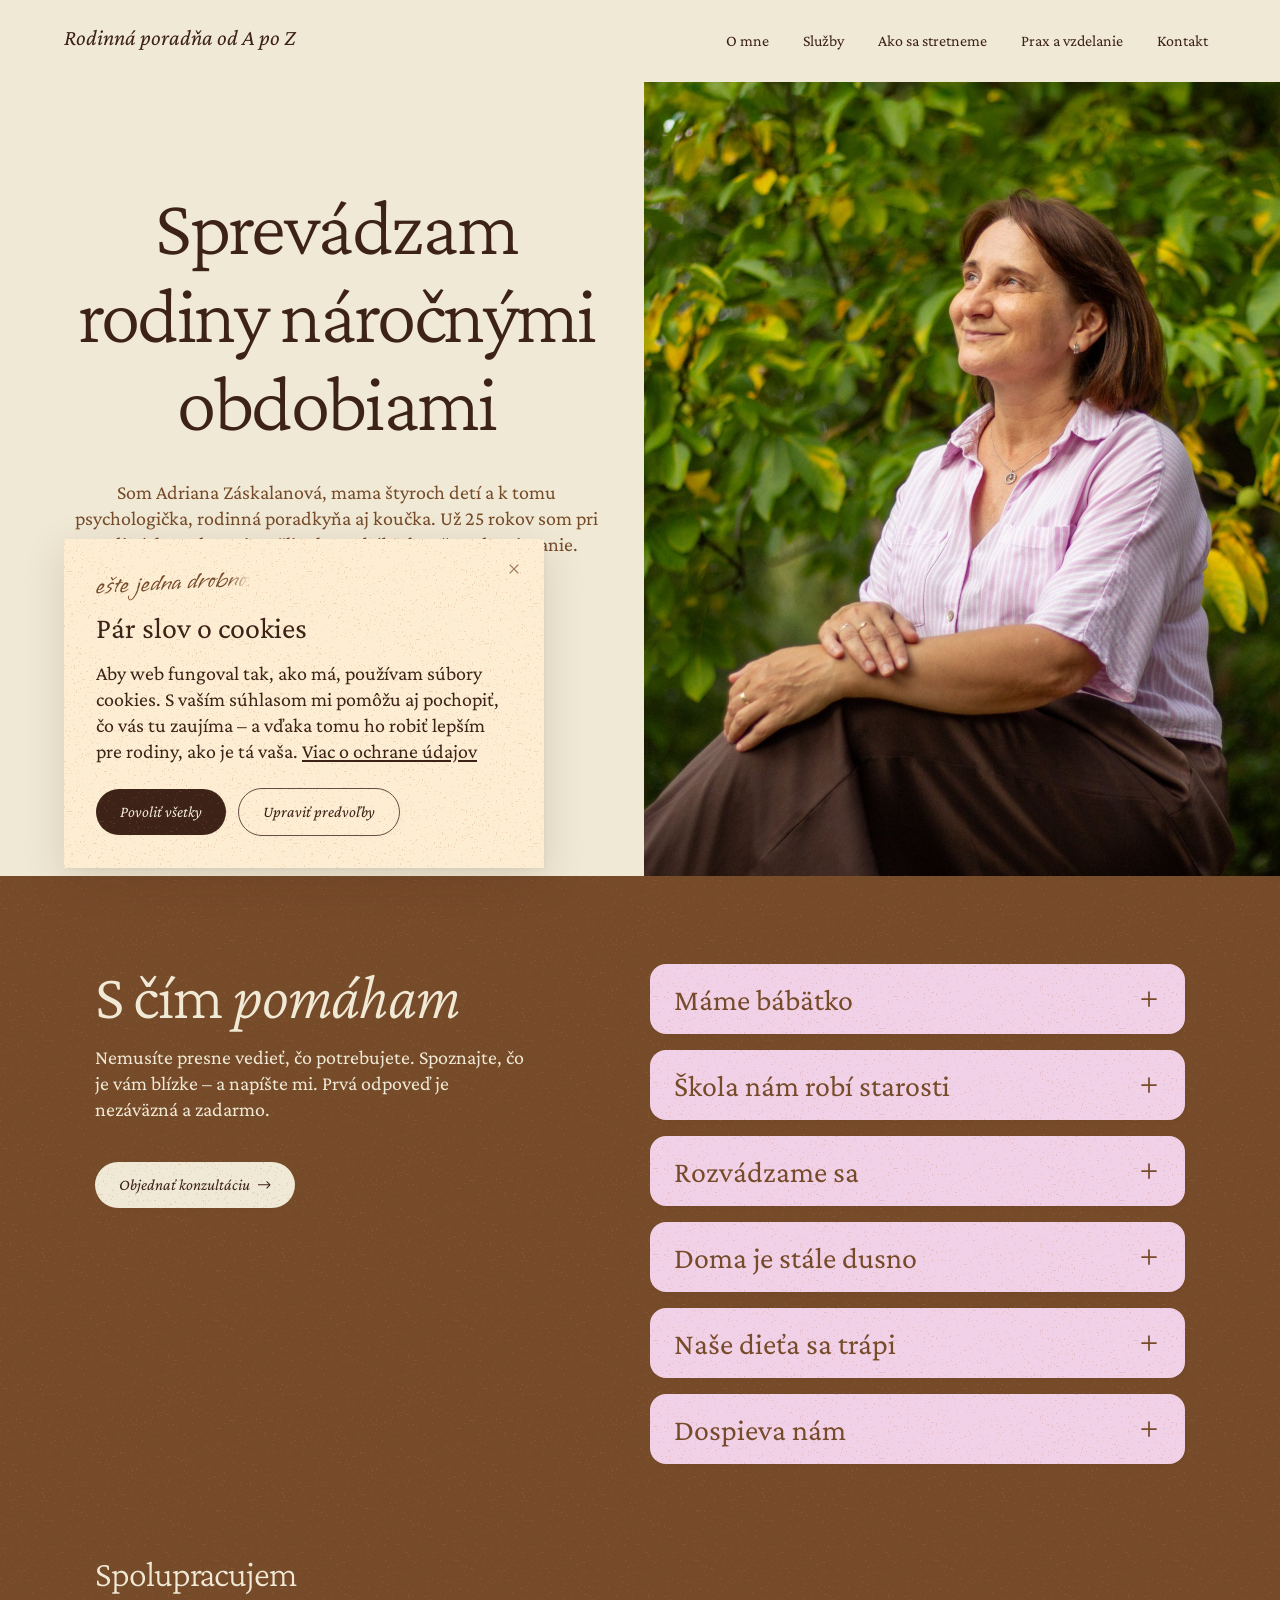
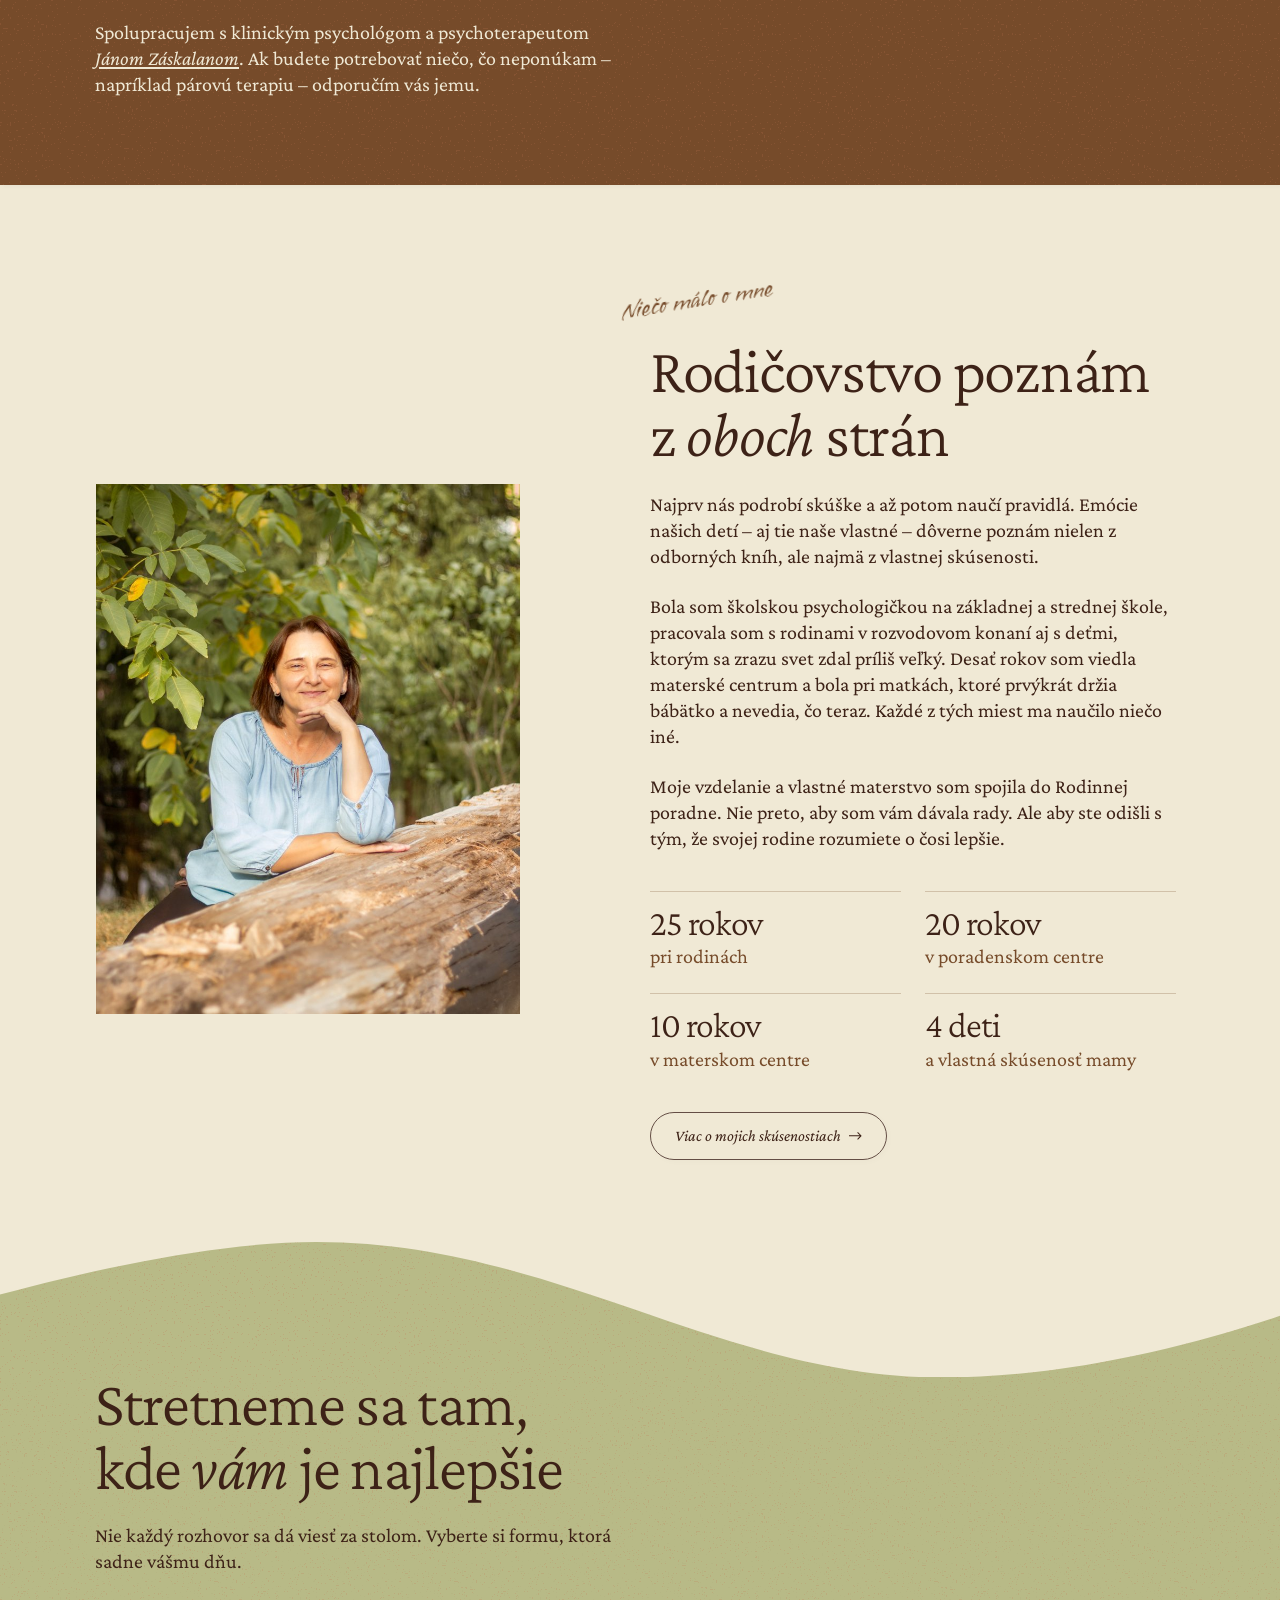
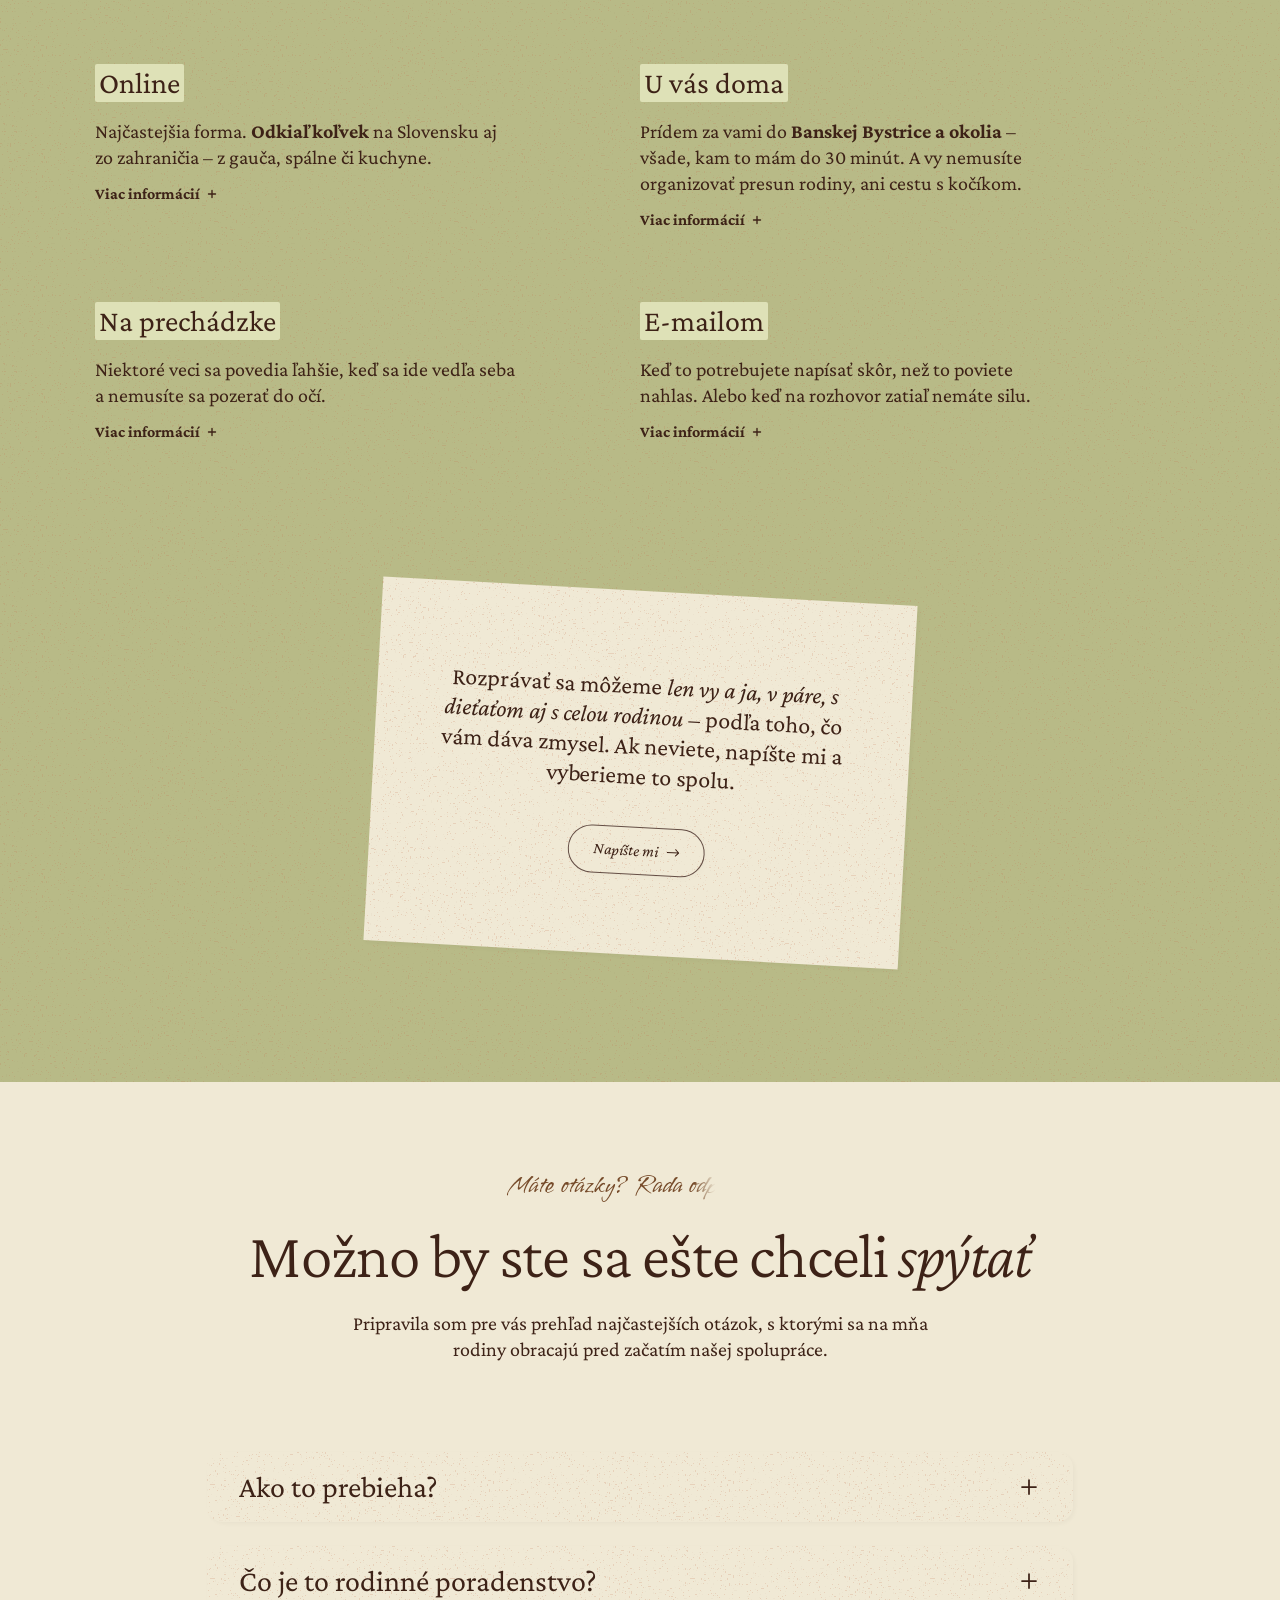
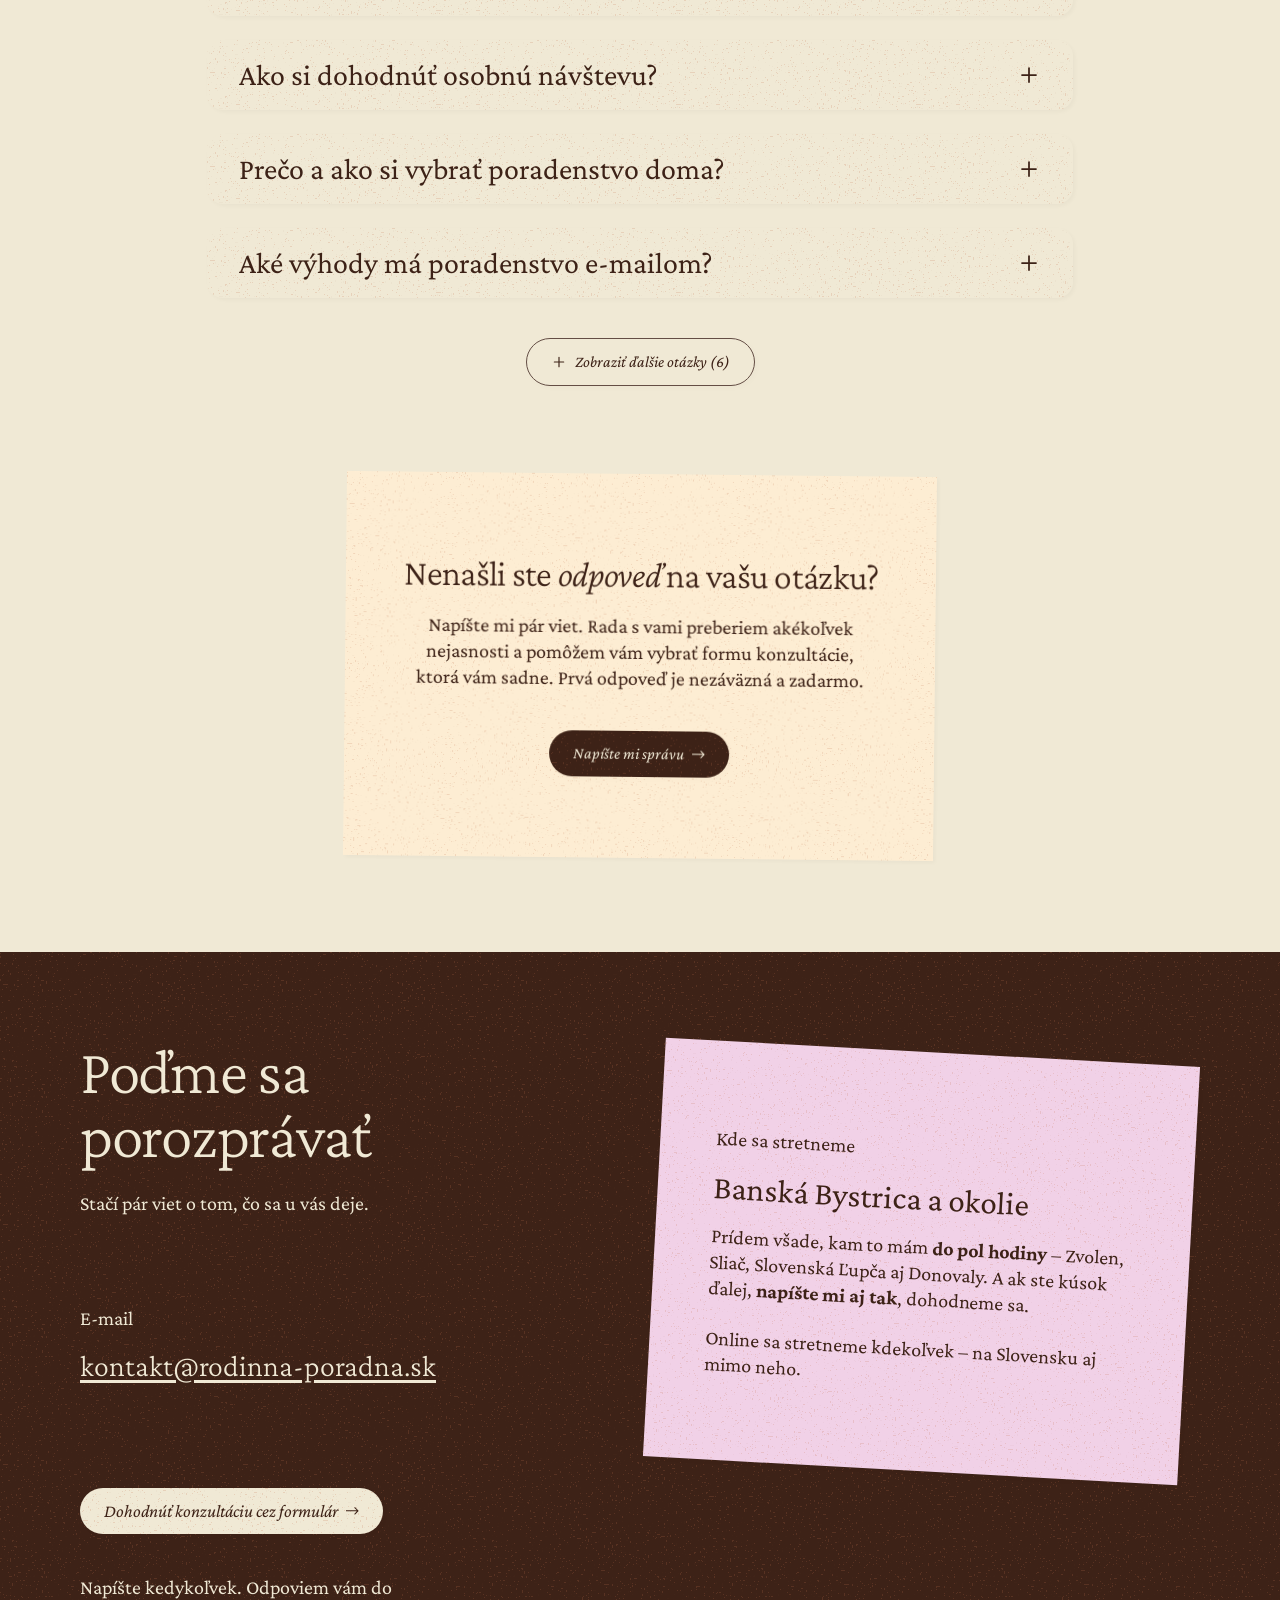
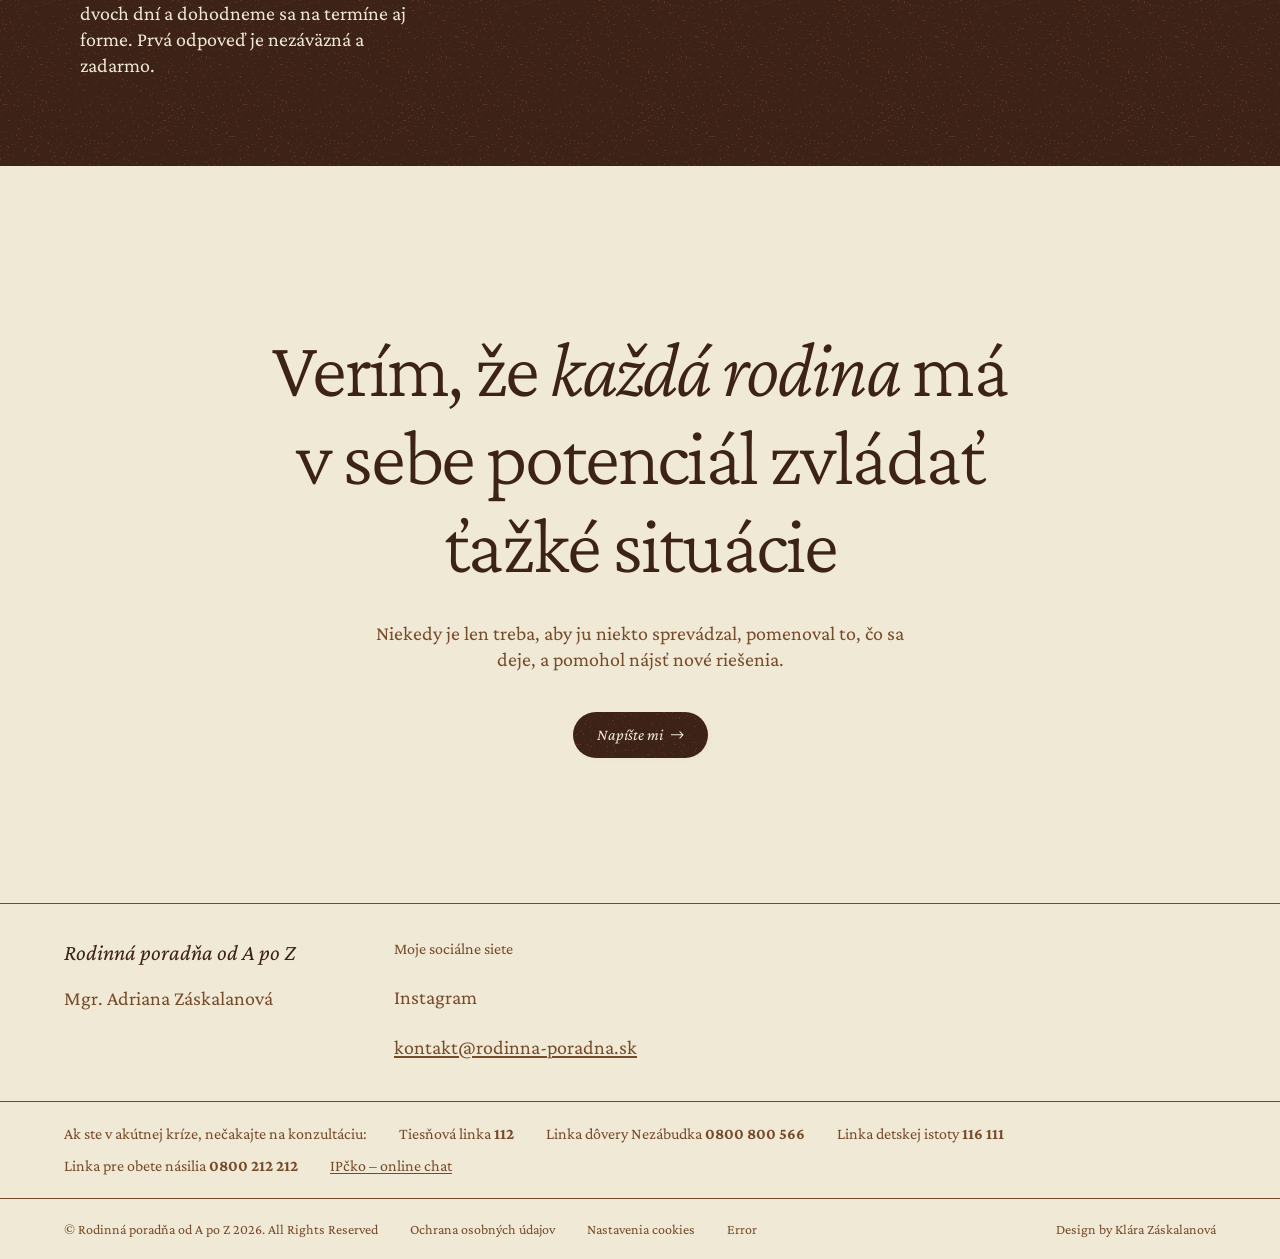
<file: index.html>
<!-- ZÁKLADNÁ KOSTRA START -->
<!DOCTYPE html>
<html lang="sk">
<head>
  <meta charset="UTF-8">
  <!-- Google tag (gtag.js) START -->
  <script>
    window.dataLayer = window.dataLayer || [];
    function gtag(){dataLayer.push(arguments);}
    // Consent Mode: bez súhlasu s analytickými cookies Google neukladá cookies (súhlas z lišty cookies)
    let savedConsent = null;
    try { savedConsent = JSON.parse(localStorage.getItem('cookie-consent')); } catch (e) {}
    gtag('consent', 'default', {
      analytics_storage: savedConsent && savedConsent.analytics ? 'granted' : 'denied',
      ad_storage: 'denied', ad_user_data: 'denied', ad_personalization: 'denied',
      wait_for_update: 500
    });
  </script>
  <script async src="https://www.googletagmanager.com/gtag/js?id=G-PZQ82X76KK"></script>
  <script>
    gtag('js', new Date());
    gtag('config', 'G-PZQ82X76KK');
    // Zmena voľby v lište cookies
    document.addEventListener('cookie-consent', e => {
      gtag('consent', 'update', { analytics_storage: e.detail.analytics ? 'granted' : 'denied' });
      if (!e.detail.analytics) {
        // Súhlas odvolaný: zmazať cookies Google Analytics
        document.cookie.split(';').map(c => c.split('=')[0].trim()).filter(n => n.startsWith('_ga')).forEach(n => {
          [location.hostname, '.' + location.hostname].forEach(d => document.cookie = `${n}=; expires=Thu, 01 Jan 1970 00:00:00 GMT; path=/; domain=${d}`);
          document.cookie = `${n}=; expires=Thu, 01 Jan 1970 00:00:00 GMT; path=/`;
        });
      }
    });
  </script>
  <!-- Google tag (gtag.js) END -->
  <!-- MICROSOFT CLARITY START -->
  <script>
    // Microsoft Clarity (heatmapy a nahrávky návštev) – načíta sa len so súhlasom s analytickými cookies
    (() => {
      let loaded = false;
      const load = () => {
        if (loaded) return;
        loaded = true;
        (function(c,l,a,r,i,t,y){
          c[a]=c[a]||function(){(c[a].q=c[a].q||[]).push(arguments)};
          t=l.createElement(r);t.async=1;t.src="https://www.clarity.ms/tag/"+i;
          y=l.getElementsByTagName(r)[0];y.parentNode.insertBefore(t,y);
        })(window, document, "clarity", "script", "ypulxy8fex");
        clarity('consent');
      };
      let saved = null;
      try { saved = JSON.parse(localStorage.getItem('cookie-consent')); } catch (e) {}
      if (saved && saved.analytics) load();
      // Zmena voľby v lište cookies
      document.addEventListener('cookie-consent', e => {
        if (e.detail.analytics) return load();
        // Súhlas odvolaný: Clarity prestane zbierať a zmažú sa jeho cookies
        if (loaded) clarity('consent', false);
        ['_clck', '_clsk'].forEach(n => ['', location.hostname, '.' + location.hostname].forEach(d =>
          document.cookie = `${n}=; expires=Thu, 01 Jan 1970 00:00:00 GMT; path=/` + (d ? `; domain=${d}` : '')));
      });
    })();
  </script>
  <!-- MICROSOFT CLARITY END -->
  <meta name="viewport" content="width=device-width, initial-scale=1.0, viewport-fit=cover">
  <meta name="theme-color" content="#F0E9D5">
  <title>Rodinná poradňa od A po Z</title>
  <meta name="description" content="Sprevádzam rodiny náročnými obdobiami. Mgr. Adriana Záskalanová – rodinná poradkyňa, psychologička a koučka. Online a v okolí Banskej Bystrice.">

  <!-- IKONKA A NÁHĽAD PRI ZDIEĽANÍ START -->
  <link rel="icon" type="image/svg+xml" href="images/favicon.svg">
  <link rel="apple-touch-icon" href="images/apple-touch-icon.png">
  <!-- Náhľad pri zdieľaní odkazu (Messenger, iMessage, WhatsApp…) – adresy musia byť úplné, s doménou -->
  <meta property="og:type" content="website">
  <meta property="og:site_name" content="Rodinná poradňa od A po Z">
  <meta property="og:locale" content="sk_SK">
  <meta property="og:url" content="https://mwebbb.vercel.app/">
  <meta property="og:title" content="Rodinná poradňa od A po Z">
  <meta property="og:description" content="Sprevádzam rodiny náročnými obdobiami – od prvej myšlienky na bábätko až po dospievanie. Mgr. Adriana Záskalanová, online a v okolí Banskej Bystrice.">
  <meta property="og:image" content="https://mwebbb.vercel.app/images/og-image.png">
  <meta property="og:image:type" content="image/png">
  <meta property="og:image:width" content="1200">
  <meta property="og:image:height" content="630">
  <meta property="og:image:alt" content="Rodinná poradňa od A po Z – Sprevádzam rodiny náročnými obdobiami. Mgr. Adriana Záskalanová">
  <meta name="twitter:card" content="summary_large_image">
  <meta name="twitter:title" content="Rodinná poradňa od A po Z">
  <meta name="twitter:description" content="Sprevádzam rodiny náročnými obdobiami – od prvej myšlienky na bábätko až po dospievanie. Mgr. Adriana Záskalanová, online a v okolí Banskej Bystrice.">
  <meta name="twitter:image" content="https://mwebbb.vercel.app/images/og-image.png">
  <!-- IKONKA A NÁHĽAD PRI ZDIEĽANÍ END -->

  <!-- ŠTRUKTÚROVANÉ ÚDAJE START (neviditeľné – popis poradne pre Google; pri zmene domény vymeň adresy) -->
  <script type="application/ld+json">
  {
    "@context": "https://schema.org",
    "@type": "ProfessionalService",
    "@id": "https://mwebbb.vercel.app/#poradna",
    "name": "Rodinná poradňa od A po Z",
    "description": "Sprevádzam rodiny náročnými obdobiami – od prvej myšlienky na bábätko až po dospievanie. Rodinné poradenstvo, psychológia a koučing online a v okolí Banskej Bystrice.",
    "url": "https://mwebbb.vercel.app/",
    "image": "https://mwebbb.vercel.app/images/og-image.png",
    "logo": "https://mwebbb.vercel.app/images/apple-touch-icon.png",
    "email": "kontakt@rodinna-poradna.sk",
    "inLanguage": "sk",
    "address": {
      "@type": "PostalAddress",
      "addressLocality": "Banská Bystrica",
      "addressCountry": "SK"
    },
    "areaServed": [
      { "@type": "City", "name": "Banská Bystrica" },
      { "@type": "Country", "name": "Slovensko" }
    ],
    "sameAs": ["https://www.instagram.com/rodinna_poradna_od_a_po_z/"],
    "founder": {
      "@type": "Person",
      "name": "Adriana Záskalanová",
      "honorificPrefix": "Mgr.",
      "jobTitle": "Rodinná poradkyňa, psychologička a koučka",
      "url": "https://mwebbb.vercel.app/prax-a-vzdelanie.html"
    },
    "knowsAbout": ["rodinné poradenstvo", "psychológia", "koučing", "rodičovstvo", "rozvod", "výchova detí", "dospievanie"],
    "hasOfferCatalog": {
      "@type": "OfferCatalog",
      "name": "S čím pomáham",
      "itemListElement": [
        { "@type": "Offer", "itemOffered": { "@type": "Service", "name": "Máme bábätko" } },
        { "@type": "Offer", "itemOffered": { "@type": "Service", "name": "Škola nám robí starosti" } },
        { "@type": "Offer", "itemOffered": { "@type": "Service", "name": "Rozvádzame sa" } },
        { "@type": "Offer", "itemOffered": { "@type": "Service", "name": "Doma je stále dusno" } },
        { "@type": "Offer", "itemOffered": { "@type": "Service", "name": "Naše dieťa sa trápi" } },
        { "@type": "Offer", "itemOffered": { "@type": "Service", "name": "Dospieva nám" } }
      ]
    }
  }
  </script>
  <!-- ŠTRUKTÚROVANÉ ÚDAJE END -->

  <!-- FONT START -->
  <link rel="preconnect" href="https://fonts.googleapis.com">
  <link rel="preconnect" href="https://fonts.gstatic.com" crossorigin>
  <link href="https://fonts.googleapis.com/css2?family=Crimson+Pro:ital,wght@0,200..900;1,200..900&family=Vujahday+Script&display=swap" rel="stylesheet">
  <style>
    body { font-family: 'Crimson Pro', serif; }
    .font-script { font-family: 'Vujahday Script', cursive; }
  </style>
  <!-- FONT END -->


    <!-- ZRNITÁ TEXTÚRA START -->
  <style>
    .grain { position: relative; isolation: isolate; }
    .grain::after {
      content: ""; position: absolute; inset: 0; z-index: -1; pointer-events: none; border-radius: inherit;
      background-image: url("data:image/svg+xml,%3Csvg xmlns='http://www.w3.org/2000/svg' width='240' height='240'%3E%3Cfilter id='n' x='0' y='0' width='100%25' height='100%25' color-interpolation-filters='sRGB'%3E%3CfeTurbulence type='fractalNoise' baseFrequency='0.5' numOctaves='3' stitchTiles='stitch' seed='3585'/%3E%3CfeColorMatrix type='luminanceToAlpha' result='a'/%3E%3CfeComponentTransfer in='a' result='m1'%3E%3CfeFuncA type='discrete' tableValues='0 0 0 0 0 0 0 0 0 0 0 0 0 0 0 0 1 1 1 1 1 1 1 1 1 1 1 1 1 1 1 1 1 1 0 0 0 0 0 0 0 0 0 0 0 0 0 0 0 0 0 0 0 0 0 0 0 0 0 0 0 0 0 0 0 0 0 0 0 0 0 0 0 0 0 0 0 0 0 0 0 0 0 0 0 0 0 0 0 0 0 0 0 0 0 0 0 0 0 0'/%3E%3C/feComponentTransfer%3E%3CfeComponentTransfer in='a' result='m2'%3E%3CfeFuncA type='discrete' tableValues='0 0 0 0 0 0 0 0 0 0 0 0 0 0 0 0 0 0 0 0 0 0 0 0 0 0 0 0 0 0 0 0 0 0 0 0 0 0 0 0 0 0 0 0 0 0 0 0 0 0 0 0 0 0 0 0 0 0 0 0 0 0 0 0 0 0 1 1 1 1 1 1 1 1 1 1 1 1 1 1 1 1 1 1 0 0 0 0 0 0 0 0 0 0 0 0 0 0 0 0'/%3E%3C/feComponentTransfer%3E%3CfeFlood flood-color='rgb(194,116,78)' flood-opacity='0.2'/%3E%3CfeComposite in2='m1' operator='in' result='c1'/%3E%3CfeFlood flood-color='rgb(118,75,42)' flood-opacity='0.04'/%3E%3CfeComposite in2='m2' operator='in' result='c2'/%3E%3CfeMerge%3E%3CfeMergeNode in='c1'/%3E%3CfeMergeNode in='c2'/%3E%3C/feMerge%3E%3C/filter%3E%3Crect width='100%25' height='100%25' filter='url(%23n)'/%3E%3C/svg%3E");
    }
  </style>
  <!-- ZRNITÁ TEXTÚRA END -->
  <!-- FOCUS START -->
  <!-- Viditeľný rámik pri ovládaní klávesnicou (Tab); myš ani dotyk ho nezobrazia. Tmavá čiara s krémovým lemom je vidieť na každom pozadí. -->
  <style>
    :is(a, button, summary, [tabindex]:not([tabindex="-1"])):focus-visible { outline: 2px solid #3D2217; outline-offset: 2px; box-shadow: 0 0 0 6px #F0E9D5; }
  </style>
  <!-- FOCUS END -->

  <!-- APPLE DOLADENIE START -->
  <!-- Prelínanie pri prechode medzi stránkami, bezpečné okraje iPhonu (výrez, spodná lišta) a vyšší kontrast pre toho, kto si ho zapne v systéme. Bežne sa vzhľad nemení. -->
  <style>
    @media (prefers-reduced-motion: no-preference) {
      @view-transition { navigation: auto; }
      /* Prechod medzi stránkami v štýle iOS: stará stránka sa jemne vzdiali a zosvetlí, nová sa vynorí zdola; hlavička ostáva stáť */
      ::view-transition { background: #F0E9D5; }
      #site-header { view-transition-name: hlavicka; }
      #site-header:has(#mobile-menu.flex) { view-transition-name: none; } /* z otvoreného menu odíde celá obrazovka naraz */
      ::view-transition-old(root) { animation: vt-out .3s cubic-bezier(.4,0,1,1) both; }
      ::view-transition-new(root) { animation: vt-in .55s cubic-bezier(.22,1,.36,1) .1s both; }
      ::view-transition-group(hlavicka) { animation-duration: .5s; animation-timing-function: cubic-bezier(.32,.72,0,1); }
      @keyframes vt-out { to { opacity: 0; scale: .98; translate: 0 -10px; } }
      @keyframes vt-in { from { opacity: 0; translate: 0 18px; } }
      /* Prehliadače bez prechodu (staršie iPhony, Firefox): stránka pred odchodom jemne zmizne (skript nižšie) */
      html.page-leave body { opacity: 0; translate: 0 -10px; transition: opacity .25s cubic-bezier(.4,0,1,1), translate .25s cubic-bezier(.4,0,1,1); }
    }
    /* Pozadie aj pod stránkou – pri načítaní nebliká biela */
    html { background-color: #F0E9D5; }
    /* Stránka siaha až po okraj displeja (viewport-fit=cover) – obsah a prilepené prvky sa vyhnú výrezu a spodnej lište; na bežnom displeji je to 0 */
    body { padding-left: env(safe-area-inset-left); padding-right: env(safe-area-inset-right); }
    #mobile-menu { padding: 0 env(safe-area-inset-right) env(safe-area-inset-bottom) env(safe-area-inset-left); }
    #cookie-banner { bottom: max(1rem, env(safe-area-inset-bottom)); left: max(1rem, env(safe-area-inset-left)); right: max(1rem, env(safe-area-inset-right)); }
    @media (min-width: 768px) { #cookie-banner { bottom: max(2rem, env(safe-area-inset-bottom)); left: max(2rem, env(safe-area-inset-left)); right: auto; } }
    @media (min-width: 1024px) { #cookie-banner { left: max(4rem, env(safe-area-inset-left)); } }
    /* Systémové „Zvýšiť kontrast“ */
    /* Označený text vo farbách webu (ružová, tmavé písmo – čitateľné na svetlom aj tmavom pozadí) */
    ::selection { background: #F1D1E7; color: #3D2217; }
    @media (prefers-contrast: more) {
      input, textarea { border-color: #644E45 !important; }
      ::placeholder { color: #764B2A !important; }
      .opacity-70 { opacity: 1 !important; }
      #otazky details, #formular-dakujem, .bg-yellow-50.grain { outline: 1px solid #644E45; outline-offset: -1px; }
      :is(a, button, summary, [tabindex]:not([tabindex="-1"])):focus-visible { outline-width: 3px; }
    }
  </style>
  <script>
    // Odchod zo stránky tam, kde prehliadač nevie prechod medzi stránkami (staršie iPhony, Firefox)
    if (!('onpagereveal' in window) && matchMedia('(prefers-reduced-motion: no-preference)').matches) {
      document.addEventListener('click', e => {
        const a = e.target.closest('a[href]');
        if (!a || e.defaultPrevented || e.button || e.metaKey || e.ctrlKey || e.shiftKey || e.altKey || a.target || a.hasAttribute('download')) return;
        const url = new URL(a.href, location.href);
        if (url.origin !== location.origin || (url.pathname === location.pathname && url.search === location.search)) return;
        e.preventDefault();
        document.documentElement.classList.add('page-leave');
        setTimeout(() => { location.href = url.href; }, 250);
      });
      // návrat tlačidlom Späť – stránka z pamäte sa ukáže hneď
      addEventListener('pageshow', e => { if (e.persisted) document.documentElement.classList.remove('page-leave'); });
    }
  </script>
  <!-- APPLE DOLADENIE END -->
  <!-- RUČNÉ PÍSMO START -->
  <!-- Ručne písané popisky (.font-script) sa pri zobrazení „dopíšu“ rukou – zľava doprava, riadok po riadku. Rovnaký blok na všetkých stránkach. -->
  <style>
    /* obal textu: o kúsok väčší (aby sa neorezali ťahy písma), rozloženie sa nemení */
    .hand { display: inline-block; padding: .35em .5em; margin: -.35em -.5em; }
    .hand-anim .font-script:not(.hand-ready) { visibility: hidden; }
    /* písanie je samo osebe objavenie – popisok sa už navyše nevynára (priehľadnosť/posun by natočený text v Chrome rozmazali) */
    .hand-anim .font-script { opacity: 1 !important; translate: none !important; transition: none !important; }
    .hand-anim .font-script:not(.hand-done) > .hand { -webkit-mask-image: linear-gradient(transparent, transparent); mask-image: linear-gradient(transparent, transparent); }
  </style>
  <script>
    if (!matchMedia('(prefers-reduced-motion: reduce)').matches && 'IntersectionObserver' in window && CSS.supports('(mask-image: none) or (-webkit-mask-image: none)')) (() => {
      const html = document.documentElement;
      html.classList.add('hand-anim');
      setTimeout(() => { if (!window.handReady) html.classList.remove('hand-anim'); }, 4000); // poistka
      // jemný rozbeh a dobeh len na začiatku a konci celého popisku – medzi riadkami pero nespomaľuje
      const pace = t => .6 * t + .4 * (.5 - Math.cos(Math.PI * t) / 2);
      const write = span => {
        const p = span.parentElement;
        // riadky textu sa zmerajú bez natočenia popisku (len na okamih, nič sa nevykreslí)
        const keep = p.style.transform;
        p.style.transform = 'none';
        const box = span.getBoundingClientRect();
        const range = document.createRange();
        range.selectNodeContents(span);
        const lines = [];
        for (const r of range.getClientRects()) {
          if (r.width < 1) continue;
          const l = lines.find(l => Math.abs(l.top - r.top) < r.height / 2);
          if (l) { l.x0 = Math.min(l.x0, r.left); l.x1 = Math.max(l.x1, r.right); }
          else lines.push({ top: r.top, x0: r.left, x1: r.right });
        }
        p.style.transform = keep;
        if (!lines.length) { p.classList.add('hand-done'); return; }
        lines.sort((a, b) => a.top - b.top);
        const W = box.width, H = box.height, S = 22, jump = 14; // S = mäkký hrot pera, jump = presun na ďalší riadok
        let c = 0;
        const parts = lines.map((l, i) => {
          const y = i ? l.top - box.top : 0, y2 = i < lines.length - 1 ? lines[i + 1].top - box.top : H;
          const part = { y, h: y2 - y, x0: l.x0 - box.left, len: l.x1 - l.x0 + S, at: c };
          c += part.len + jump;
          return part;
        });
        const D = c - jump;
        // tempo písania: ~65 ms na písmeno (celý popisok 0,7–2,4 s), pero ide stále rovnako rýchlo cez všetky riadky
        const T = Math.min(2400, Math.max(700, span.textContent.trim().length * 65));
        const set = (k, v) => { span.style[k] = v; span.style['webkit' + k[0].toUpperCase() + k.slice(1)] = v; };
        // každý riadok má vlastnú masku: čierna = vidno; mäkký okraj (hrot pera) ide po skutočnom texte riadku
        set('maskImage', parts.map(() => `linear-gradient(90deg, #000 ${W}px, transparent ${W + S}px)`).join(','));
        set('maskRepeat', 'no-repeat');
        set('maskSize', parts.map(q => `${2 * W + S}px ${q.h}px`).join(','));
        let t0;
        const frame = now => {
          t0 ??= now;
          const t = Math.min(1, (now - t0) / T), d = pace(t) * D;
          set('maskPosition', parts.map(q => `${q.x0 + Math.min(q.len, Math.max(0, d - q.at)) - W - S}px ${q.y}px`).join(','));
          if (t < 1) return requestAnimationFrame(frame);
          ['maskImage', 'maskRepeat', 'maskSize', 'maskPosition'].forEach(k => set(k, ''));
          p.classList.add('hand-done');
        };
        frame(performance.now()); // hneď skrytý presne podľa riadkov
        requestAnimationFrame(frame);
      };
      addEventListener('DOMContentLoaded', () => {
        window.handReady = true;
        const io = new IntersectionObserver(entries => entries.forEach(e => {
          if (!e.isIntersecting) return;
          io.unobserve(e.target);
          const p = e.target;
          // začne, keď sa popisok objaví (rešpektuje oneskorenie úvodu / objavovania pri scrollovaní)
          (document.fonts ? document.fonts.ready : Promise.resolve()).then(() => requestAnimationFrame(() => {
            const d = parseFloat(p.style.getPropertyValue('--hero-delay') || p.style.getPropertyValue('--reveal-delay') || p.style.getPropertyValue('--d')) || 0;
            setTimeout(() => write(p.firstElementChild), d * .6); // začne ešte počas objavovania
          }));
        }), { threshold: .5 });
        document.querySelectorAll('.font-script').forEach(p => {
          const span = document.createElement('span');
          span.className = 'hand';
          span.append(...p.childNodes);
          p.append(span);
          p.classList.add('hand-ready');
          io.observe(p);
        });
      });
    })();
  </script>
  <!-- RUČNÉ PÍSMO END -->
  <!-- ANIMÁCIE START -->
  <style>
    html { scroll-behavior: smooth; }
    :root { interpolate-size: allow-keywords; }
    /* Jemné objavenie pri scrollovaní (pridáva JS, bez JS je všetko viditeľné) */
    /* Hover farby (tlačidlá, karty) bežia vždy hneď a rýchlo – oneskorenie má len samotné objavenie */
    .reveal-anim .reveal {
      opacity: 0; translate: 0 24px;
      transition-property: opacity, translate, color, background-color, border-color;
      transition-duration: .6s, .6s, .15s, .15s, .15s;
      transition-timing-function: cubic-bezier(.22,1,.36,1), cubic-bezier(.22,1,.36,1), cubic-bezier(.4,0,.2,1), cubic-bezier(.4,0,.2,1), cubic-bezier(.4,0,.2,1);
      transition-delay: var(--reveal-delay, 0ms), var(--reveal-delay, 0ms), 0s, 0s, 0s;
    }
    .reveal-anim .reveal.reveal--fade { translate: none; transition-duration: .8s, .8s, .15s, .15s, .15s; }
    .reveal-anim .reveal.is-visible { opacity: 1; translate: 0 0; }
    /* Plynulé rozbalenie kariet a otázok – výšku karty animuje skript (funkcia toggleCard), rovnako vo všetkých prehliadačoch vrátane Safari */
    details { transition: background-color .45s ease; }
    /* počas animácie sa obsah karty nepreskladáva (len sa odkrýva) – menej práce pre telefón */
    details[data-group] > summary + div { contain: layout style; }
    details[data-group] > summary + div.is-sliding { overflow: hidden; }
    /* Ružové karty: plus/mínus v hlavičke; tlačidlo „Napíšte mi“ je na mobile/tablete dole v karte (na PC je stále vidno „Objednať konzultáciu“ vľavo) */
    .card-icons > * { grid-area: 1 / 1; }
    details[open] .card-icons > svg:last-of-type { animation: icon-turn .5s cubic-bezier(.22,1,.36,1); }
    /* Pri zatvorení karty sa z mínusu stane plus – ikona sa otočí o pol kruhu a zvislá čiarka pri tom pomaly vyrastie zo stredu (triedu pridáva skript) */
    .just-closed > summary svg:has(.plus-v) { animation: plus-turn .9s cubic-bezier(.45,0,.25,1); }
    .just-closed > summary .plus-v { transform-box: fill-box; transform-origin: center; animation: plus-grow .8s cubic-bezier(.3,0,.2,1) .1s backwards; }
    @keyframes plus-turn { from { rotate: -180deg; } }
    @keyframes plus-grow { from { scale: 1 0; } }
    /* Šípka v tlačidlách sa pri hoveri jemne posunie */
    a.rounded-full > svg:last-child, button.rounded-full > svg:last-child { transition: translate .3s cubic-bezier(.22,1,.36,1); }
    a.rounded-full:hover > svg:last-child, button.rounded-full:not([data-cookie-reject]):hover > svg:last-child { translate: 3px 0; }
    /* Obsah otvorenej karty a „Viac informácií“ sa postupne vynorí (odsek po odseku, štítky po jednom) */
    :is(details[open] > summary + div, .more-open) > *,
    details[open] .flex-wrap > span { animation: bubble-in .6s cubic-bezier(.22,1,.36,1) backwards; animation-delay: 80ms; }
    :is(details[open] > summary + div, .more-open) > :nth-child(2) { animation-delay: 130ms; }
    :is(details[open] > summary + div, .more-open) > :nth-child(3) { animation-delay: 180ms; }
    :is(details[open] > summary + div, .more-open) > :nth-child(4) { animation-delay: 230ms; }
    :is(details[open] > summary + div, .more-open) > :nth-child(5) { animation-delay: 280ms; }
    :is(details[open] > summary + div, .more-open) > :nth-child(n+6) { animation-delay: 330ms; }
    details[open] .flex-wrap > span { animation-name: chip-in; animation-delay: 200ms; }
    details[open] .flex-wrap > span:nth-child(2) { animation-delay: 250ms; }
    details[open] .flex-wrap > span:nth-child(3) { animation-delay: 300ms; }
    details[open] .flex-wrap > span:nth-child(n+4) { animation-delay: 350ms; }
    /* ikona mínus sa pri otvorení jemne pretočí */
    details[open] > summary > svg:last-child { animation: icon-turn .5s cubic-bezier(.22,1,.36,1); }
    /* text a štítky len pokojne zosvetlia na mieste – bez posunu, zväčšovania a rozmazania (plynulé aj na slabšom počítači či telefóne) */
    @keyframes bubble-in { from { opacity: 0; } }
    @keyframes chip-in { from { opacity: 0; } }
    @keyframes icon-turn { from { rotate: -90deg; opacity: .3; } }
    /* Ružové karty v Službách – pomalšia, plynulá kaskáda */
    .reveal-anim .reveal.reveal--card { /* bez posunu – medzery medzi kartami ostávajú stále rovnaké */
      translate: none;
      transition-property: opacity, filter, background-color;
      transition-duration: 1s, .9s, .15s;
      transition-timing-function: cubic-bezier(.33,1,.68,1), cubic-bezier(.33,1,.68,1), cubic-bezier(.4,0,.2,1);
      transition-delay: var(--reveal-delay, 0ms), var(--reveal-delay, 0ms), 0s;
    }
    .reveal-anim .reveal.reveal--card.is-visible { filter: none; }
    /* Úvod stránky – skrytý už pred prvým vykreslením, potom jemne dosadne */
    .hero-anim :is(#uvod h1, #uvod h1 ~ *, #uvod img + p, #prax h1, #prax .font-script, #prax div:has(> p + svg)) {
      opacity: 0; translate: 0 28px;
      transition: opacity 1s cubic-bezier(.16,1,.3,1), translate 1.2s cubic-bezier(.16,1,.3,1), filter 1s cubic-bezier(.16,1,.3,1);
      transition-delay: var(--hero-delay, 0ms);
    }
    .hero-anim :is(#uvod img, #prax img) { opacity: 0; transition: opacity .6s cubic-bezier(.16,1,.3,1); transition-delay: var(--hero-delay, 0ms); }
    .hero-in :is(#uvod h1, #uvod h1 ~ *, #uvod img, #uvod img + p, #prax h1, #prax img, #prax .font-script, #prax div:has(> p + svg)) { opacity: 1; translate: 0 0; filter: none; }
    /* Mobilné menu */
    #mobile-menu.flex { animation: fade-in .3s ease-out; }
    #mobile-menu.flex nav a { animation: fade-up .5s cubic-bezier(.22,1,.36,1) backwards; }
    #mobile-menu.flex nav a:nth-child(2) { animation-delay: 50ms; }
    #mobile-menu.flex nav a:nth-child(3) { animation-delay: 100ms; }
    #mobile-menu.flex nav a:nth-child(4) { animation-delay: 150ms; }
    #mobile-menu.flex nav a:nth-child(5) { animation-delay: 200ms; }
    @keyframes fade-in { from { opacity: 0; } }
    @keyframes fade-up { from { opacity: 0; translate: 0 12px; } }
    /* Kto má v systéme vypnuté animácie, nič sa nehýbe */
    @media (prefers-reduced-motion: reduce) {
      html { scroll-behavior: auto; }
      *, *::before, *::after, ::details-content { animation: none !important; transition: none !important; }
      .reveal { opacity: 1; translate: none; }
    }
  </style>
  <script>
    // Prvky, ktoré sa objavia pri scrollovaní (jediný zoznam – používa ho aj skript na konci stránky)
    window.revealSelectors = [
      '#sluzby h2', '#sluzby h2 + p', '#sluzby details', '#sluzby a[href="formular.html"]', '#sluzby h3', '#sluzby h3 + p',
      '#o-mne .font-script', '#o-mne h2', '#o-mne h2 + p', '#o-mne img', '#o-mne .space-y-6', '#o-mne dl > div', '#o-mne dl + a',
      '#ako-sa-stretneme h2', '#ako-sa-stretneme h2 + p', '#ako-sa-stretneme .grid > div', '#ako-sa-stretneme [class*="rotate-"]',
      '#otazky .text-center > *', '#otazky details', '#otazky .bg-yellow-50',
      '#kontakt h2', '#kontakt h2 ~ *', '#kontakt .bg-accent-500',
      '#prax .gap-16 > div',
      '#vzdelanie h2', '#vzdelanie h2 + p', '#vzdelanie .grid > div',
      '#ochrana-udajov .font-script', '#ochrana-udajov h1', '#ochrana-udajov h1 ~ p', '#gdpr-obsah > div',
      'section:not([id]) h2', 'section:not([id]) h2 ~ *'
    ];
    // Úvod aj tieto prvky sa skryjú ešte pred prvým vykreslením (aby nebliklo); poistka po 4 s ukáže všetko
    if (!matchMedia('(prefers-reduced-motion: reduce)').matches && 'IntersectionObserver' in window) {
      const html = document.documentElement;
      html.classList.add('hero-anim', 'reveal-anim');
      const style = document.createElement('style');
      style.textContent = '.reveal-anim :is(' + revealSelectors.join(',') + '):not(.is-visible, .reveal-done) { opacity: 0; }';
      document.head.appendChild(style);
      setTimeout(() => { html.classList.add('hero-in'); if (!window.revealReady) html.classList.remove('reveal-anim'); }, 4000);
    }
  </script>
  <!-- ANIMÁCIE END -->
  <!-- Tailwind CSS (vygenerovaný súbor – po zmene tried spusti css-build.cmd) -->
  <link rel="stylesheet" href="styles.css">
</head>
<body class="bg-secondary-500 text-primary-500 antialiased">

  <!-- HEADER START -->
<header id="site-header" class="sticky top-0 z-50 bg-secondary-500 transition-transform duration-300">
  <div class="h-[72px] lg:h-[82px] px-4 lg:pl-16 lg:pr-[72px] flex items-center justify-between">

    <!-- Logo -->
    <a href="#" class="italic text-xl lg:text-[22.5px] lg:-mt-1.5 text-primary-500">Rodinná poradňa od A po Z</a>

    <!-- Menu pre PC (hover = ružová, kliknutie = svetloružová) -->
    <nav class="hidden lg:flex items-center gap-[34px] text-base text-primary-500">
      <a href="#o-mne" class="-mx-2 px-2 h-[34px] inline-flex items-center rounded-lg hover:bg-accent-500 active:bg-accent-300 transition-colors">O mne</a>
      <a href="#sluzby" class="-mx-2 px-2 h-[34px] inline-flex items-center rounded-lg hover:bg-accent-500 active:bg-accent-300 transition-colors">Služby</a>
      <a href="#ako-sa-stretneme" class="-mx-2 px-2 h-[34px] inline-flex items-center rounded-lg hover:bg-accent-500 active:bg-accent-300 transition-colors">Ako sa stretneme</a>
      <a href="prax-a-vzdelanie.html" class="-mx-2 px-2 h-[34px] inline-flex items-center rounded-lg hover:bg-accent-500 active:bg-accent-300 transition-colors">Prax a vzdelanie</a>
      <a href="#kontakt" class="-mx-2 px-2 h-[34px] inline-flex items-center rounded-lg hover:bg-accent-500 active:bg-accent-300 transition-colors">Kontakt</a>
    </nav>

    <!-- Hamburger pre mobil a tablet -->
    <button id="menu-open" aria-expanded="false" aria-controls="mobile-menu" class="relative before:absolute before:-inset-0.5 before:content-[''] lg:hidden w-10 h-10 inline-flex items-center justify-center text-primary-500" aria-label="Otvoriť menu">
      <svg xmlns="http://www.w3.org/2000/svg" width="24" height="24" viewBox="0 0 24 24" fill="none" stroke="currentColor" stroke-width="2" stroke-linecap="round" stroke-linejoin="round" class="w-7 h-7 stroke-[1.25]" aria-hidden="true"><path d="M4 5h16"/><path d="M4 12h16"/><path d="M4 19h16"/></svg>
    </button>
  </div>

  <!-- Mobilné menu (celá obrazovka) -->
  <div id="mobile-menu" role="dialog" aria-modal="true" aria-label="Menu" class="fixed inset-0 bg-secondary-500 hidden flex-col lg:hidden">
    <div class="h-[72px] px-4 flex items-center justify-between">
      <span class="italic text-xl text-primary-500">Rodinná poradňa od A po Z</span>
      <button id="menu-close" class="relative before:absolute before:-inset-0.5 before:content-[''] w-10 h-10 inline-flex items-center justify-center text-primary-500" aria-label="Zavrieť menu">
        <svg xmlns="http://www.w3.org/2000/svg" width="24" height="24" viewBox="0 0 24 24" fill="none" stroke="currentColor" stroke-width="2" stroke-linecap="round" stroke-linejoin="round" class="w-7 h-7 stroke-[1.25]" aria-hidden="true"><path d="M18 6 6 18"/><path d="m6 6 12 12"/></svg>
      </button>
    </div>
    <nav class="flex-1 flex flex-col items-center justify-center gap-[43px] text-2xl text-primary-500">
      <a href="#o-mne" class="menu-link px-2 h-10 inline-flex items-center rounded-lg hover:bg-accent-500 active:bg-accent-300 transition-colors">O mne</a>
      <a href="#sluzby" class="menu-link px-2 h-10 inline-flex items-center rounded-lg hover:bg-accent-500 active:bg-accent-300 transition-colors">Služby</a>
      <a href="#ako-sa-stretneme" class="menu-link px-2 h-10 inline-flex items-center rounded-lg hover:bg-accent-500 active:bg-accent-300 transition-colors">Ako sa stretneme</a>
      <a href="prax-a-vzdelanie.html" class="menu-link px-2 h-10 inline-flex items-center rounded-lg hover:bg-accent-500 active:bg-accent-300 transition-colors">Prax a vzdelanie</a>
      <a href="#kontakt" class="menu-link px-2 h-10 inline-flex items-center rounded-lg hover:bg-accent-500 active:bg-accent-300 transition-colors">Kontakt</a>
    </nav>
  </div>
</header>

<script>
  const menu = document.getElementById('mobile-menu');
  // Po otvorení skočí kurzor klávesnice do menu, Escape menu zavrie a kurzor sa vráti na hamburger; Tab ostáva v menu
  const menuOpen = document.getElementById('menu-open');
  const menuClose = document.getElementById('menu-close');
  menuOpen.onclick = () => { menu.classList.remove('hidden'); menu.classList.add('flex'); menuOpen.setAttribute('aria-expanded', 'true'); menuClose.focus(); };
  const closeMenu = () => { menu.classList.add('hidden'); menu.classList.remove('flex'); menuOpen.setAttribute('aria-expanded', 'false'); };
  menuClose.onclick = () => { closeMenu(); menuOpen.focus(); };
  document.addEventListener('keydown', e => {
    if (menu.classList.contains('hidden')) return;
    if (e.key === 'Escape') { closeMenu(); menuOpen.focus(); }
    if (e.key === 'Tab') {
      const items = menu.querySelectorAll('button, a'), first = items[0], last = items[items.length - 1];
      if (e.shiftKey && document.activeElement === first) { e.preventDefault(); last.focus(); }
      else if (!e.shiftKey && document.activeElement === last) { e.preventDefault(); first.focus(); }
    }
  });
  // Odkaz v mobilnom menu: skok rovno na miesto, bez plynulého posúvania
  // Hlavička po skoku ostane zobrazená (sekcie majú scroll-mt, takže nadpis je hneď pod ňou)
  let menuJump = !!location.hash; // aj pri príchode z podstránky na index.html#…
  document.querySelectorAll('.menu-link').forEach(a => a.onclick = () => {
    document.documentElement.style.scrollBehavior = 'auto';
    setTimeout(() => { document.documentElement.style.scrollBehavior = ''; }, 100);
    menuJump = true;
    setTimeout(() => { menuJump = false; }, 300);
    closeMenu();
  });

  // Pri scrollovaní dole sa celá hlavička skryje, pri pohybe hore sa znovu ukáže
  const header = document.getElementById('site-header');
  let lastY = window.scrollY;
  window.addEventListener('scroll', () => {
    const y = window.scrollY;
    if (menuJump) { menuJump = false; lastY = y; return; }
    if (window.autoScroll) { lastY = y; return; } // posun pri otváraní karty – hlavička ostáva, ako je
    if (Math.abs(y - lastY) < 5) return;
    const hide = y > lastY && y > 82 && menu.classList.contains('hidden');
    header.classList.toggle('-translate-y-full', hide);
    document.documentElement.style.setProperty('--header-h', hide ? '0px' : '82px');
    lastY = y;
  }, { passive: true });
</script>
<!-- HEADER END -->

<!-- HERO SEKCIA START -->
<section id="uvod" class="grid md:grid-cols-[342px_336px] md:justify-between md:pl-8 md:pt-10 md:pb-[81px] lg:grid-cols-[724fr_716fr] lg:p-0 lg:h-[max(794px,55.14vw)] bg-secondary-500">

  <!-- Text -->
  <div class="flex justify-center px-4 pt-8 md:p-0 md:block lg:flex lg:justify-center lg:pl-[29px] lg:pt-[101px]">
    <div class="relative isolate w-full max-w-[540px] flex flex-col items-center text-center md:items-start md:text-left lg:items-center lg:text-center">

      <h1 class="text-primary-500 font-light text-[40px] leading-[1.15] md:text-[48px] md:leading-none md:tracking-[-0.02em] lg:text-[80px] lg:leading-[1.1] lg:tracking-[-0.03em]">
        Sprevádzam rodiny náročnými obdobiami
      </h1>

      <p class="mt-6 lg:mt-8 text-primary-500 md:text-neutral-500 text-xl leading-[1.3]">
        Som Adriana Záskalanová, mama štyroch detí a k tomu psychologička, rodinná poradkyňa aj koučka.
        Už 25 rokov som pri rodinách – od prvej myšlienky na bábätko až po dospievanie.
      </p>

      <a href="formular.html"
         class="grain mt-8 lg:mt-10 inline-flex items-center gap-2 h-[46px] px-6 rounded-full bg-primary-500 text-secondary-500 italic text-base shadow-[2px_2px_6px_rgba(0,0,0,0.02)] hover:bg-accent-500 hover:text-primary-500 active:bg-accent-600 transition-colors">
        Objednať konzultáciu
        <svg width="13" height="8" viewBox="408 617 13 8" fill="currentColor" aria-hidden="true"><path d="M420.354 621.211C420.549 621.016 420.549 620.699 420.354 620.504L417.172 617.322C416.976 617.127 416.66 617.127 416.464 617.322C416.269 617.517 416.269 617.834 416.464 618.029L419.293 620.858L416.464 623.686C416.269 623.881 416.269 624.198 416.464 624.393C416.66 624.588 416.976 624.588 417.172 624.393L420.354 621.211ZM408 620.858V621.358H420V620.858V620.358H408V620.858Z"/></svg>
      </a>

      <!-- Uistenie pod tlačidlom (na PC by kolidovalo s ručným popiskom, preto len mobil a tablet) -->
      <p class="hero-note lg:hidden mt-4 text-neutral-500 text-xl leading-[1.3]">
        Nezáväzne – prvá odpoveď je zadarmo.
      </p>

      <!-- Ručne písaný text (mobil a PC; na tablete je pod fotkou) -->
      <!-- lg:-z-10 (+ isolate na rodičovi): popisok sa kreslí pod tlačidlom, takže ho animácie tlačidla v Chrome nerozmažú; nič sa neprekrýva -->
      <p class="md:hidden lg:block font-script text-neutral-500 text-[20px] leading-6 mt-6 lg:mt-0 lg:text-2xl lg:leading-[1.3] lg:text-left lg:self-start lg:absolute lg:left-[7px] lg:top-[536px] lg:-rotate-[11deg] lg:origin-top-left lg:-z-10">
        Online a v okolí<br class="hidden lg:inline"> Banskej Bystrice
      </p>
    </div>
  </div>

  <!-- Fotka -->
  <div class="mt-6 md:mt-0 lg:h-full">
    <img src="images/hero.jpg" fetchpriority="high" alt="Adriana Záskalanová" class="w-full aspect-[716/794] md:aspect-auto md:h-[372px] lg:h-full object-cover">
    <p class="hidden md:block lg:hidden mt-4 font-script text-neutral-500 text-[20px] leading-[1.2] -rotate-[3.12deg] origin-left" aria-hidden="true">
      Online a v okolí Banskej Bystrice
    </p>
  </div>

</section>
<!-- HERO SEKCIA END -->
 <!-- SLUŽBY SEKCIA START -->
<section id="sluzby" class="scroll-mt-[72px] lg:scroll-mt-0 grain bg-neutral-500 text-secondary-500 shadow-[2px_2px_4px_rgba(0,0,0,0.03)]">
  <div class="max-w-[1090px] mx-auto px-4 md:px-8 lg:px-0 py-12 md:py-16 lg:py-[88px]">

    <div class="grid gap-y-8 md:grid-cols-[343px_321px] md:grid-rows-[auto_1fr] md:justify-between md:gap-x-10 lg:grid-cols-[1fr_535px] lg:gap-x-0 lg:gap-y-10">

      <!-- Ľavý stĺpec: úvod + tlačidlo. Na PC je prilepený, aby bolo „Objednať konzultáciu“ vidno pri čítaní ktorejkoľvek karty
           (na mobile/tablete obaly nič nerobia – „contents“ – a tlačidlo je pod kartami / pod úvodom ako predtým) -->
      <div class="contents lg:block lg:col-start-1 lg:row-start-1 lg:row-span-2">
        <div class="contents lg:block lg:sticky lg:top-[calc(var(--header-h,82px)+40px)] lg:transition-[top] lg:duration-300">

      <!-- Úvod -->
      <div class="md:col-start-1 md:row-start-1">
        <h2 class="font-light text-[36px] leading-[1.2] tracking-[-0.02em] md:text-[44px] md:leading-[49px] md:tracking-normal lg:text-[64px] lg:leading-[1.1] lg:tracking-[-0.02em] lg:-mt-0.5">
          S čím <em class="italic">pomáham</em>
        </h2>
        <p class="mt-4 lg:mt-3 text-xl leading-[1.3] max-w-[430px]">
          Nemusíte presne vedieť, čo potrebujete. Spoznajte, čo je vám blízke – a napíšte mi. Prvá odpoveď je nezáväzná a zadarmo.
        </p>
      </div>

      <!-- Tlačidlo (na mobile pod kartami, od tabletu pod úvodom; lg:mt-10 = pôvodná medzera mriežky) -->
      <div class="order-last md:order-none md:col-start-1 md:row-start-2 lg:mt-10">
        <a href="formular.html"
           class="grain inline-flex items-center gap-2 h-[46px] px-6 rounded-full bg-secondary-500 text-primary-500 italic text-base shadow-[2px_2px_6px_rgba(0,0,0,0.02)] hover:bg-accent-500 active:bg-accent-600 transition-colors">
          Objednať konzultáciu
          <svg width="13" height="8" viewBox="408 617 13 8" fill="currentColor" aria-hidden="true"><path d="M420.354 621.211C420.549 621.016 420.549 620.699 420.354 620.504L417.172 617.322C416.976 617.127 416.66 617.127 416.464 617.322C416.269 617.517 416.269 617.834 416.464 618.029L419.293 620.858L416.464 623.686C416.269 623.881 416.269 624.198 416.464 624.393C416.66 624.588 416.976 624.588 417.172 624.393L420.354 621.211ZM408 620.858V621.358H420V620.858V620.358H408V620.858Z"/></svg>
        </a>
      </div>

        </div>
      </div>

      <!-- Rozbaľovacie karty -->
      <div class="md:col-start-2 md:row-start-1 md:row-span-2 flex flex-col gap-3 lg:gap-4">

        <details data-group="sluzby" class="group grain rounded-2xl bg-accent-500 text-neutral-500 shadow-[2px_2px_4px_rgba(0,0,0,0.03)] hover:bg-accent-600 open:hover:bg-accent-500 transition-colors">
          <summary class="flex items-center justify-between gap-4 min-h-[63px] lg:min-h-[70px] px-6 cursor-pointer list-none [&::-webkit-details-marker]:hidden">
            <span class="text-[28px] leading-[1.1] tracking-[-0.02em] lg:text-[30px] lg:tracking-normal">Máme bábätko</span>
            <svg class="w-5 h-5 lg:w-6 lg:h-6 shrink-0 group-open:hidden" viewBox="0 0 24 24" fill="none" stroke="currentColor" stroke-width="1.75" stroke-linecap="round" aria-hidden="true"><path d="M5 12h14M12 5v14"/></svg>
            <svg class="w-5 h-5 lg:w-6 lg:h-6 shrink-0 hidden group-open:block" viewBox="0 0 24 24" fill="none" stroke="currentColor" stroke-width="1.75" stroke-linecap="round" aria-hidden="true"><path d="M5 12h14"/></svg>
          </summary>
          <div class="px-6 pb-6">
            <p class="text-xl leading-[1.3] lg:leading-[1.4]">
              Dieťatko milujete a zároveň máte pocit, že ste za posledné mesiace zmizli? Že už neviete, kto ste, keď nie ste mama alebo ocko? To sa hovorí ťažko – nahlas ešte ťažšie. Nemusíte riešiť logistiku s kočíkom ani sa nikam baliť. Prídem za vami domov alebo sa spojíme online.
            </p>
            <div class="mt-8 lg:mt-4 flex flex-wrap gap-2">
              <span class="inline-flex items-center min-h-[30px] py-px px-2.5 rounded-lg bg-yellow-50 text-neutral-600 text-xl">Som dobrá mama?</span>
              <span class="inline-flex items-center min-h-[30px] py-px px-2.5 rounded-lg bg-yellow-50 text-neutral-600 text-xl">Rodičovské vyhorenie</span>
              <span class="inline-flex items-center min-h-[30px] py-px px-2.5 rounded-lg bg-yellow-50 text-neutral-600 text-xl">Emócie po pôrode</span>
            </div>
          </div>
        </details>

        <details data-group="sluzby" class="group grain rounded-2xl bg-accent-500 text-neutral-500 shadow-[2px_2px_4px_rgba(0,0,0,0.03)] hover:bg-accent-600 open:hover:bg-accent-500 transition-colors">
          <summary class="flex items-center justify-between gap-4 min-h-[63px] lg:min-h-[70px] px-6 cursor-pointer list-none [&::-webkit-details-marker]:hidden">
            <span class="text-[28px] leading-[1.1] tracking-[-0.02em] lg:text-[30px] lg:tracking-normal">Škola nám robí starosti</span>
            <svg class="w-5 h-5 lg:w-6 lg:h-6 shrink-0 group-open:hidden" viewBox="0 0 24 24" fill="none" stroke="currentColor" stroke-width="1.75" stroke-linecap="round" aria-hidden="true"><path d="M5 12h14M12 5v14"/></svg>
            <svg class="w-5 h-5 lg:w-6 lg:h-6 shrink-0 hidden group-open:block" viewBox="0 0 24 24" fill="none" stroke="currentColor" stroke-width="1.75" stroke-linecap="round" aria-hidden="true"><path d="M5 12h14"/></svg>
          </summary>
          <div class="px-6 pb-6">
            <p class="text-xl leading-[1.3] lg:leading-[1.4]">
              Ráno bolí bruško a v nedeľu večer sa zhorší nálada. Alebo zvažujete odklad a neviete sa rozhodnúť. Posúdim školskú zrelosť pred nástupom do prvej triedy a pomôžem s ťažkosťami v učení aj v triede. Aby škola nebola miesto, kam sa dieťa bojí ísť.
            </p>
            <div class="mt-8 lg:mt-4 flex flex-wrap gap-2">
              <span class="inline-flex items-center min-h-[30px] py-px px-2.5 rounded-lg bg-yellow-50 text-neutral-600 text-xl">Školská zrelosť</span>
              <span class="inline-flex items-center min-h-[30px] py-px px-2.5 rounded-lg bg-yellow-50 text-neutral-600 text-xl">Adaptácia na školu</span>
              <span class="inline-flex items-center min-h-[30px] py-px px-2.5 rounded-lg bg-yellow-50 text-neutral-600 text-xl">Ťažkosti v učení</span>
            </div>
          </div>
        </details>

        <details data-group="sluzby" class="group grain rounded-2xl bg-accent-500 text-neutral-500 shadow-[2px_2px_4px_rgba(0,0,0,0.03)] hover:bg-accent-600 open:hover:bg-accent-500 transition-colors">
          <summary class="flex items-center justify-between gap-4 min-h-[63px] lg:min-h-[70px] px-6 cursor-pointer list-none [&::-webkit-details-marker]:hidden">
            <span class="text-[28px] leading-[1.1] tracking-[-0.02em] lg:text-[30px] lg:tracking-normal">Rozvádzame sa</span>
            <svg class="w-5 h-5 lg:w-6 lg:h-6 shrink-0 group-open:hidden" viewBox="0 0 24 24" fill="none" stroke="currentColor" stroke-width="1.75" stroke-linecap="round" aria-hidden="true"><path d="M5 12h14M12 5v14"/></svg>
            <svg class="w-5 h-5 lg:w-6 lg:h-6 shrink-0 hidden group-open:block" viewBox="0 0 24 24" fill="none" stroke="currentColor" stroke-width="1.75" stroke-linecap="round" aria-hidden="true"><path d="M5 12h14"/></svg>
          </summary>
          <div class="px-6 pb-6">
            <p class="text-xl leading-[1.3] lg:leading-[1.4]">
              Neviete, ako to dieťaťu povedať. Ani ako mu vysvetliť, že sa nič nepokazilo kvôli nemu – a že ho neprestane mať rád ani jeden z vás. Pomôžem dieťaťu spracovať vinu, strach aj hnev. A vám ukážem, ako s ním hovoriť a ako preňho zostať oporou, aj keď sami nemáte silu.
            </p>
            <div class="mt-8 lg:mt-4 flex flex-wrap gap-2">
              <span class="inline-flex items-center min-h-[30px] py-px px-2.5 rounded-lg bg-yellow-50 text-neutral-600 text-xl">Dieťa v rozvode</span>
              <span class="inline-flex items-center min-h-[30px] py-px px-2.5 rounded-lg bg-yellow-50 text-neutral-600 text-xl">Striedavá starostlivosť</span>
              <span class="inline-flex items-center min-h-[30px] py-px px-2.5 rounded-lg bg-yellow-50 text-neutral-600 text-xl">Príprava dieťaťa na rozvod</span>
            </div>
          </div>
        </details>

        <details data-group="sluzby" class="group grain rounded-2xl bg-accent-500 text-neutral-500 shadow-[2px_2px_4px_rgba(0,0,0,0.03)] hover:bg-accent-600 open:hover:bg-accent-500 transition-colors">
          <summary class="flex items-center justify-between gap-4 min-h-[63px] lg:min-h-[70px] px-6 cursor-pointer list-none [&::-webkit-details-marker]:hidden">
            <span class="text-[28px] leading-[1.1] tracking-[-0.02em] lg:text-[30px] lg:tracking-normal">Doma je stále dusno</span>
            <svg class="w-5 h-5 lg:w-6 lg:h-6 shrink-0 group-open:hidden" viewBox="0 0 24 24" fill="none" stroke="currentColor" stroke-width="1.75" stroke-linecap="round" aria-hidden="true"><path d="M5 12h14M12 5v14"/></svg>
            <svg class="w-5 h-5 lg:w-6 lg:h-6 shrink-0 hidden group-open:block" viewBox="0 0 24 24" fill="none" stroke="currentColor" stroke-width="1.75" stroke-linecap="round" aria-hidden="true"><path d="M5 12h14"/></svg>
          </summary>
          <div class="px-6 pb-6">
            <p class="text-xl leading-[1.3] lg:leading-[1.4]">
              Nič dramatické sa nestalo, no hádate sa stále o tom istom. Za vzdorom aj zabuchnutými dverami je vždy nejaká potreba – dieťa ju len nevie pomenovať a vy ju cez ten hluk nepočujete. Pomôžem vám v ťažkom období upokojiť napäté situácie, nastaviť láskavé hranice a nájsť spoločnú reč.
            </p>
            <div class="mt-8 lg:mt-4 flex flex-wrap gap-2">
              <span class="inline-flex items-center min-h-[30px] py-px px-2.5 rounded-lg bg-yellow-50 text-neutral-600 text-xl">Obdobie vzdoru</span>
              <span class="inline-flex items-center min-h-[30px] py-px px-2.5 rounded-lg bg-yellow-50 text-neutral-600 text-xl">Nastavovanie hraníc</span>
              <span class="inline-flex items-center min-h-[30px] py-px px-2.5 rounded-lg bg-yellow-50 text-neutral-600 text-xl">Súrodenecké konflikty</span>
            </div>
          </div>
        </details>

        <details data-group="sluzby" class="group grain rounded-2xl bg-accent-500 text-neutral-500 shadow-[2px_2px_4px_rgba(0,0,0,0.03)] hover:bg-accent-600 open:hover:bg-accent-500 transition-colors">
          <summary class="flex items-center justify-between gap-4 min-h-[63px] lg:min-h-[70px] px-6 cursor-pointer list-none [&::-webkit-details-marker]:hidden">
            <span class="text-[28px] leading-[1.1] tracking-[-0.02em] lg:text-[30px] lg:tracking-normal">Naše dieťa sa trápi</span>
            <svg class="w-5 h-5 lg:w-6 lg:h-6 shrink-0 group-open:hidden" viewBox="0 0 24 24" fill="none" stroke="currentColor" stroke-width="1.75" stroke-linecap="round" aria-hidden="true"><path d="M5 12h14M12 5v14"/></svg>
            <svg class="w-5 h-5 lg:w-6 lg:h-6 shrink-0 hidden group-open:block" viewBox="0 0 24 24" fill="none" stroke="currentColor" stroke-width="1.75" stroke-linecap="round" aria-hidden="true"><path d="M5 12h14"/></svg>
          </summary>
          <div class="px-6 pb-6">
            <p class="text-xl leading-[1.3] lg:leading-[1.4]">
              <em class="italic">Odmieta zaspávať samo, bojí sa tieňov či odlúčenia a plače bez zjavnej príčiny.</em>
            </p>
            <p class="mt-4 text-xl leading-[1.3] lg:leading-[1.4]">
              Detské strachy často nedávajú dospelú logiku, no pre dieťa sú úplne skutočné. Najradšej by ste tú ťažobu zobrali na seba. Nemusíte v tom tápať – ukážem vám, ako čítať signály detského prežívania, pomôcť mu bezpečne spracovať veľké emócie a vybudovať v ňom vnútornú istotu a odolnosť od útleho veku.
            </p>
            <div class="mt-8 lg:mt-4 flex flex-wrap gap-2">
              <span class="inline-flex items-center min-h-[30px] py-px px-2.5 rounded-lg bg-yellow-50 text-neutral-600 text-xl">Detské strachy a úzkosti</span>
              <span class="inline-flex items-center min-h-[30px] py-px px-2.5 rounded-lg bg-yellow-50 text-neutral-600 text-xl">Emočná regulácia</span>
              <span class="inline-flex items-center min-h-[30px] py-px px-2.5 rounded-lg bg-yellow-50 text-neutral-600 text-xl">Psychická odolnosť a sebavedomie dieťaťa</span>
            </div>
          </div>
        </details>

        <details data-group="sluzby" class="group grain rounded-2xl bg-accent-500 text-neutral-500 shadow-[2px_2px_4px_rgba(0,0,0,0.03)] hover:bg-accent-600 open:hover:bg-accent-500 transition-colors">
          <summary class="flex items-center justify-between gap-4 min-h-[63px] lg:min-h-[70px] px-6 cursor-pointer list-none [&::-webkit-details-marker]:hidden">
            <span class="text-[28px] leading-[1.1] tracking-[-0.02em] lg:text-[30px] lg:tracking-normal">Dospieva nám</span>
            <svg class="w-5 h-5 lg:w-6 lg:h-6 shrink-0 group-open:hidden" viewBox="0 0 24 24" fill="none" stroke="currentColor" stroke-width="1.75" stroke-linecap="round" aria-hidden="true"><path d="M5 12h14M12 5v14"/></svg>
            <svg class="w-5 h-5 lg:w-6 lg:h-6 shrink-0 hidden group-open:block" viewBox="0 0 24 24" fill="none" stroke="currentColor" stroke-width="1.75" stroke-linecap="round" aria-hidden="true"><path d="M5 12h14"/></svg>
          </summary>
          <div class="px-6 pb-6">
            <p class="text-xl leading-[1.3] lg:leading-[1.4]">
              Ešte pred rokom ste vedeli všetko. Teraz sú dvere zatvorené a odpovede jednoslovné. Aj keď to tak nevyzerá, vaše dieťa vás aj teraz veľmi potrebuje. Pomôžem vám porozumieť zmenám, ktorými dieťa prechádza, reagovať na ne s nadhľadom a budovať medzi vami vzťah založený na dôvere a rešpekte, ktorý vydrží aj po puberte.
            </p>
            <div class="mt-8 lg:mt-4 flex flex-wrap gap-2">
              <span class="inline-flex items-center min-h-[30px] py-px px-2.5 rounded-lg bg-yellow-50 text-neutral-600 text-xl">Psychológia dospievania</span>
              <span class="inline-flex items-center min-h-[30px] py-px px-2.5 rounded-lg bg-yellow-50 text-neutral-600 text-xl">Komunikácia s tínedžerom</span>
            </div>
          </div>
        </details>

      </div>

    </div>

    <!-- Spolupracujem -->
    <div class="mt-12 md:mt-16 md:flex md:justify-between md:gap-10 lg:block lg:mt-[91px] lg:max-w-[520px]">
      <h3 class="shrink-0 font-light text-[32px] leading-[1.2] tracking-[-0.02em] lg:text-[36px] lg:leading-[1.1] lg:tracking-[-0.03em]">Spolupracujem</h3>
      <p class="mt-4 md:mt-0 md:max-w-[432px] lg:max-w-none lg:mt-6 text-xl leading-[1.3]">
        Spolupracujem s klinickým psychológom a psychoterapeutom
        <a href="https://www.bbpsycholog.sk/index.php" target="_blank" rel="noopener" class="italic underline underline-offset-2 hover:text-accent-600 transition-colors">Jánom Záskalanom</a>.
        Ak budete potrebovať niečo, čo neponúkam – napríklad párovú terapiu – odporučím vás jemu.
      </p>
    </div>

  </div>
</section>
<script>
  // Tlačidlo „Napíšte mi“ v každej ružovej karte – vedie na formulár a téma karty sa tam predvyplní.
  // Len mobil/tablet – dole v karte. Na PC je vľavo stále vidno „Objednať konzultáciu“ (ľavý stĺpec je prilepený).
  document.querySelectorAll('#sluzby details').forEach(d => {
    const summary = d.querySelector('summary');
    const title = summary.querySelector('span').textContent.trim();
    const arrow = '<svg width="13" height="8" viewBox="408 617 13 8" fill="currentColor" aria-hidden="true"><path d="M420.354 621.211C420.549 621.016 420.549 620.699 420.354 620.504L417.172 617.322C416.976 617.127 416.66 617.127 416.464 617.322C416.269 617.517 416.269 617.834 416.464 618.029L419.293 620.858L416.464 623.686C416.269 623.881 416.269 624.198 416.464 624.393C416.66 624.588 416.976 624.588 417.172 624.393L420.354 621.211ZM408 620.858V621.358H420V620.858V620.358H408V620.858Z"/></svg>';
    const cta = extra => {
      const a = document.createElement('a');
      a.href = 'formular.html?tema=' + encodeURIComponent(title);
      a.className = 'card-cta grain inline-flex items-center gap-2 h-[46px] px-6 rounded-full bg-primary-500 text-secondary-500 italic text-base shadow-[2px_2px_6px_rgba(0,0,0,0.02)] hover:bg-accent-600 hover:text-primary-500 active:bg-secondary-500 transition-colors ' + extra;
      a.innerHTML = 'Napíšte mi ' + arrow;
      return a;
    };
    const icons = document.createElement('span');
    icons.className = 'card-icons shrink-0 grid justify-items-end items-center';
    icons.append(...summary.querySelectorAll(':scope > svg'));
    summary.append(icons);
    d.querySelector('summary + div').append(cta('mt-6 lg:hidden'));
  });
</script>
<!-- SLUŽBY SEKCIA END -->
 <!-- O MNE SEKCIA START -->
<section id="o-mne" class="bg-secondary-500 text-primary-500 scroll-mt-[72px] lg:scroll-mt-[82px]">
  <div class="max-w-[1090px] mx-auto px-4 md:px-8 lg:px-0 py-12 md:py-16 lg:pt-[154px] lg:pb-[82px]">
    <div class="isolate grid md:grid-cols-[280px_384px] md:justify-between md:gap-x-10 lg:grid-cols-[1fr_535px] lg:gap-x-0">

      <!-- Ručne písaný popisok (lg:-z-10 + isolate na mriežke: kreslí sa pod ostatnými prvkami, takže ho ich animácie v Chrome nerozmažú; nič sa neprekrýva) -->
      <p class="md:col-start-2 lg:row-start-1 font-script text-neutral-500 text-[20px] leading-6 md:leading-[27px] lg:text-2xl lg:leading-8 lg:h-0 lg:relative lg:-top-[42px] lg:-left-[31px] lg:-rotate-[9deg] lg:origin-top-left lg:-z-10 whitespace-nowrap">
        Niečo málo o mne
      </p>

      <h2 class="mt-3 md:mt-2 lg:mt-0 md:col-start-2 lg:row-start-2 font-light text-[36px] leading-[1.2] tracking-[-0.02em] md:text-[44px] md:leading-[49px] md:tracking-normal lg:text-[64px] lg:leading-none lg:tracking-[-0.02em]">
        Rodičovstvo poznám<br class="hidden lg:inline"> z <em class="italic">oboch</em> strán
      </h2>

      <p class="mt-4 lg:mt-6 md:col-start-2 lg:row-start-3 lg:max-w-[526px] text-xl leading-[1.3]">
        Najprv nás podrobí skúške a až potom naučí pravidlá. Emócie našich detí – aj tie naše vlastné – dôverne poznám nielen z odborných kníh, ale najmä z vlastnej skúsenosti.
      </p>

      <!-- Fotka (na mobile medzi odsekmi, cez celú šírku) -->
      <div class="-mx-4 mt-6 md:mx-0 md:mt-2 lg:mt-0 md:col-start-1 md:row-start-2 md:row-span-3 lg:row-start-1 lg:row-span-4 lg:self-center lg:pl-px">
        <img src="images/o-mne.jpg" loading="lazy" alt="Adriana Záskalanová" class="w-full aspect-[424/530] md:w-[280px] md:h-[360px] md:aspect-auto lg:w-[424px] lg:h-[530px] object-cover">
      </div>

      <div class="mt-6 md:col-start-2 lg:row-start-4">
        <div class="lg:max-w-[526px] space-y-6 text-xl leading-[1.3]">
          <p>Bola som školskou psychologičkou na základnej a strednej škole, pracovala som s rodinami v rozvodovom konaní aj s deťmi, ktorým sa zrazu svet zdal príliš veľký. Desať rokov som viedla materské centrum a bola pri matkách, ktoré prvýkrát držia bábätko a nevedia, čo teraz. Každé z tých miest ma naučilo niečo iné.</p>
          <p>Moje vzdelanie a vlastné materstvo som spojila do Rodinnej poradne. Nie preto, aby som vám dávala rady. Ale aby ste odišli s tým, že svojej rodine rozumiete o čosi lepšie.</p>
        </div>

        <!-- Skúsenosti v číslach (čísla pri objavení jemne dobehnú) -->
        <dl class="mt-8 lg:mt-10 lg:max-w-[526px] grid grid-cols-2 gap-x-6 gap-y-6">
          <div class="flex flex-col-reverse justify-end lg:justify-start border-t border-neutral-500/25 pt-3">
            <dt class="text-neutral-500 text-xl leading-[1.3]">pri rodinách</dt>
            <dd class="font-light text-[32px] leading-[1.2] tracking-[-0.02em] lg:text-[36px] lg:leading-[1.1] lg:tracking-[-0.03em]"><span data-count="25">25</span> rokov</dd>
          </div>
          <div class="flex flex-col-reverse justify-end lg:justify-start border-t border-neutral-500/25 pt-3">
            <dt class="text-neutral-500 text-xl leading-[1.3]">v poradenskom centre</dt>
            <dd class="font-light text-[32px] leading-[1.2] tracking-[-0.02em] lg:text-[36px] lg:leading-[1.1] lg:tracking-[-0.03em]"><span data-count="20">20</span> rokov</dd>
          </div>
          <div class="flex flex-col-reverse justify-end lg:justify-start border-t border-neutral-500/25 pt-3">
            <dt class="text-neutral-500 text-xl leading-[1.3]">v materskom centre</dt>
            <dd class="font-light text-[32px] leading-[1.2] tracking-[-0.02em] lg:text-[36px] lg:leading-[1.1] lg:tracking-[-0.03em]"><span data-count="10">10</span> rokov</dd>
          </div>
          <div class="flex flex-col-reverse justify-end lg:justify-start border-t border-neutral-500/25 pt-3">
            <dt class="text-neutral-500 text-xl leading-[1.3]">a vlastná skúsenosť mamy</dt>
            <dd class="font-light text-[32px] leading-[1.2] tracking-[-0.02em] lg:text-[36px] lg:leading-[1.1] lg:tracking-[-0.03em]"><span data-count="4">4</span> deti</dd>
          </div>
        </dl>

        <a href="prax-a-vzdelanie.html"
           class="mt-8 lg:mt-10 inline-flex items-center gap-2 h-[48px] px-6 rounded-full border border-[#644E45] text-primary-500 italic text-base shadow-[2px_2px_6px_rgba(0,0,0,0.02)] hover:bg-accent-500 hover:border-accent-500 active:bg-accent-600 active:border-accent-600 transition-colors">
          Viac o mojich skúsenostiach
          <svg width="13" height="8" viewBox="408 617 13 8" fill="currentColor" aria-hidden="true"><path d="M420.354 621.211C420.549 621.016 420.549 620.699 420.354 620.504L417.172 617.322C416.976 617.127 416.66 617.127 416.464 617.322C416.269 617.517 416.269 617.834 416.464 618.029L419.293 620.858L416.464 623.686C416.269 623.881 416.269 624.198 416.464 624.393C416.66 624.588 416.976 624.588 417.172 624.393L420.354 621.211ZM408 620.858V621.358H420V620.858V620.358H408V620.858Z"/></svg>
        </a>
      </div>

    </div>
  </div>
</section>
<script>
  // Čísla skúseností pri prvom zobrazení jemne dobehnú od nuly (bez JS alebo s vypnutými animáciami ostanú hneď hotové)
  if (!matchMedia('(prefers-reduced-motion: reduce)').matches && 'IntersectionObserver' in window) {
    const counters = document.querySelectorAll('#o-mne [data-count]');
    const io = new IntersectionObserver(entries => entries.forEach(entry => {
      if (!entry.isIntersecting) return;
      io.unobserve(entry.target);
      const el = entry.target, end = +el.dataset.count, t0 = performance.now(), dur = 1000;
      const step = now => {
        const p = Math.min(1, (now - t0) / dur);
        el.textContent = Math.round(end * (1 - Math.pow(1 - p, 4)));
        if (p < 1) requestAnimationFrame(step);
      };
      requestAnimationFrame(step);
    }), { threshold: 1 });
    counters.forEach(el => { el.textContent = '0'; io.observe(el); });
  }
</script>
<!-- O MNE SEKCIA END -->
 <!-- STRETNEME SA SEKCIA START -->
<section id="ako-sa-stretneme" class="scroll-mt-[72px] lg:scroll-mt-0 relative bg-secondary-500 text-primary-500">

  <!-- Vlna (len na PC) -->
  <svg class="hidden lg:block w-full h-[136px]" viewBox="0 0 1440 136" preserveAspectRatio="none" aria-hidden="true">
    <defs>
      <filter id="vlna-zrno" x="0" y="0" width="100%" height="100%" color-interpolation-filters="sRGB">
        <feTurbulence type="fractalNoise" baseFrequency="0.5" numOctaves="3" stitchTiles="stitch" seed="3585" result="noise"/>
        <feColorMatrix in="noise" type="luminanceToAlpha" result="a"/>
        <feComponentTransfer in="a" result="m1"><feFuncA type="discrete" tableValues="0 0 0 0 0 0 0 0 0 0 0 0 0 0 0 0 1 1 1 1 1 1 1 1 1 1 1 1 1 1 1 1 1 1 0 0 0 0 0 0 0 0 0 0 0 0 0 0 0 0 0 0 0 0 0 0 0 0 0 0 0 0 0 0 0 0 0 0 0 0 0 0 0 0 0 0 0 0 0 0 0 0 0 0 0 0 0 0 0 0 0 0 0 0 0 0 0 0 0 0"/></feComponentTransfer>
        <feComposite in="m1" in2="SourceGraphic" operator="in" result="m1c"/>
        <feFlood flood-color="rgb(194,116,78)" flood-opacity="0.2"/>
        <feComposite in2="m1c" operator="in" result="c1"/>
        <feMerge><feMergeNode in="SourceGraphic"/><feMergeNode in="c1"/></feMerge>
      </filter>
    </defs>
    <path filter="url(#vlna-zrno)" fill="#B8BA87" d="M355.929 0C623.215 0 809.824 135.43 1060.36 135.43C1196.42 135.43 1333.2 105.56 1440 73.87V136H0L0 52.62C110.975 26.06 247.5 0 355.929 0Z"/>
  </svg>

  <div class="grain bg-tertiary-500 lg:-mt-px overflow-hidden">
    <div class="max-w-[1090px] mx-auto px-4 md:px-8 lg:px-0 pt-12 lg:pt-[1px] pb-12 lg:pb-[127px]">

      <!-- Nadpis -->
      <h2 class="md:max-w-[388px] lg:max-w-none font-light text-[36px] leading-[1.2] tracking-[-0.02em] md:text-[44px] md:leading-[49px] md:tracking-normal lg:text-[64px] lg:leading-none lg:tracking-[-0.02em] lg:-mt-1.5">
        Stretneme sa tam,<br class="hidden lg:inline"> kde <em class="italic">vám</em> je najlepšie
      </h2>
      <p class="mt-4 lg:mt-[22px] text-xl leading-[1.3] max-w-[520px] md:max-w-[388px] lg:max-w-[520px]">
        Nie každý rozhovor sa dá viesť za stolom. Vyberte si formu, ktorá sadne vášmu dňu.
      </p>

      <!-- Formy stretnutí -->
      <div class="mt-12 md:mt-16 lg:mt-[90px] grid md:grid-cols-2 gap-y-12 lg:gap-y-[70px] md:gap-x-5 lg:gap-x-0">

        <div class="max-w-[420px]">
          <h3 class="inline-block bg-tertiary-300 rounded-sm px-1 text-[28px] leading-[31px] tracking-[-0.02em] lg:text-[30px] lg:leading-[38px] lg:tracking-normal">Online</h3>
          <p class="mt-4 text-xl leading-[1.3]">
            Najčastejšia forma. <strong class="font-bold">Odkiaľkoľvek</strong> na Slovensku aj zo zahraničia – z gauča, spálne či kuchyne.
          </p>
          <div class="hidden mt-4 space-y-4 text-xl leading-[1.3]">
            <p><strong class="font-bold">Dĺžka a cena:</strong> Základné sedenie trvá 60 minút a cena je 60 €. V prípade potreby komplexnejšieho rozboru je možné dĺžku stretnutia po vzájomnej dohode vopred upraviť.</p>
            <p><strong class="font-bold">Platformy:</strong> Konzultácie prebiehajú cez overené videohovory podľa vašich preferencií – Google Meet, WhatsApp alebo Messenger.</p>
            <p><strong class="font-bold">Prostredie:</strong> Pripravte si pokojné miesto, kde sa budete cítiť bezpečne, uvoľnene a kde nebudete počas rozhovoru nikým rušení.</p>
          </div>
          <button type="button" data-more aria-expanded="false" class="group mt-4 inline-flex items-center gap-1.5 font-bold text-base leading-none hover:text-neutral-500 transition-colors">
            <span class="group-aria-expanded:hidden">Viac informácií</span><span class="hidden group-aria-expanded:inline">Menej informácií</span>
            <svg class="w-3 h-3 group-aria-expanded:hidden" viewBox="0 0 24 24" fill="none" stroke="currentColor" stroke-width="2.75" stroke-linecap="round" aria-hidden="true"><path d="M5 12h14M12 5v14"/></svg>
            <svg class="w-3 h-3 hidden group-aria-expanded:block" viewBox="0 0 24 24" fill="none" stroke="currentColor" stroke-width="2.75" stroke-linecap="round" aria-hidden="true"><path d="M5 12h14"/></svg>
          </button>
        </div>

        <div class="max-w-[420px]">
          <h3 class="inline-block bg-tertiary-300 rounded-sm px-1 text-[28px] leading-[31px] tracking-[-0.02em] lg:text-[30px] lg:leading-[38px] lg:tracking-normal">U vás doma</h3>
          <p class="mt-4 text-xl leading-[1.3]">
            Prídem za vami do <strong class="font-bold">Banskej Bystrice a okolia</strong> – všade, kam to mám do 30 minút. A vy nemusíte organizovať presun rodiny, ani cestu s kočíkom.
          </p>
          <div class="hidden mt-4 space-y-4 text-xl leading-[1.3]">
            <p>Niekedy je najlepším riešením osobný rozhovor tam, kde sa cítite najprirodzenejšie – v pohodlí a bezpečí vášho domova. Táto forma je ideálna pre rodiny s menšími deťmi, pre riešenie bežných domácich situácií alebo pre tých, ktorí preferujú osobný kontakt bez nutnosti cestovať.</p>
            <p><em class="italic">Ako prebieha návšteva?</em></p>
            <p><strong class="font-bold">Flexibilný čas:</strong> Stretnutie spoločne naplánujeme tak, aby dokonale zapadlo do denného režimu vašej rodiny a vyhovovalo vašim časovým možnostiam.</p>
            <p><strong class="font-bold">Dĺžka sedenia:</strong> Štandardné stretnutie trvá 90 minút, čo poskytuje dostatok času a priestoru ísť do hĺbky bez zbytočného zhonu.</p>
            <p><strong class="font-bold">Cena stretnutia:</strong> 90 € za 90-minútovú konzultáciu. V prípade individuálnych potrieb vieme dĺžku aj cenu po vzájomnej dohode vopred upraviť.</p>
            <p><strong class="font-bold">Doprava:</strong> V rámci Banskej Bystrice a do 30 km je doprava zabezpečená bez komplikácií. Ak sa nachádzate viac ako 30 km od Banskej Bystrice, na primeranom poplatku za dochádzku sa vopred férovo dohodneme.</p>
          </div>
          <button type="button" data-more aria-expanded="false" class="group mt-4 inline-flex items-center gap-1.5 font-bold text-base leading-none hover:text-neutral-500 transition-colors">
            <span class="group-aria-expanded:hidden">Viac informácií</span><span class="hidden group-aria-expanded:inline">Menej informácií</span>
            <svg class="w-3 h-3 group-aria-expanded:hidden" viewBox="0 0 24 24" fill="none" stroke="currentColor" stroke-width="2.75" stroke-linecap="round" aria-hidden="true"><path d="M5 12h14M12 5v14"/></svg>
            <svg class="w-3 h-3 hidden group-aria-expanded:block" viewBox="0 0 24 24" fill="none" stroke="currentColor" stroke-width="2.75" stroke-linecap="round" aria-hidden="true"><path d="M5 12h14"/></svg>
          </button>
        </div>

        <div class="max-w-[420px]">
          <h3 class="inline-block bg-tertiary-300 rounded-sm px-1 text-[28px] leading-[31px] tracking-[-0.02em] lg:text-[30px] lg:leading-[38px] lg:tracking-normal">Na prechádzke</h3>
          <p class="mt-4 text-xl leading-[1.3]">
            Niektoré veci sa povedia ľahšie, keď sa ide vedľa seba a nemusíte sa pozerať do očí.
          </p>
          <div class="hidden mt-4 space-y-4 text-xl leading-[1.3]">
            <p>Niekedy je ľahšie hovoriť o náročných témach, keď nesedíte tvárou v tvár v uzavretej miestnosti. Konzultácia počas chôdze v prírode alebo v pokojnom parku spája výhody odborného rozhovoru s prirodzeným účinkom pohybu na čerstvom vzduchu.</p>
            <p><em class="italic">Ako to funguje?</em></p>
            <p><strong class="font-bold">Rovnaké podmienky ako pri online konzultácii:</strong> stretnutie trvá 60 minút a cena je 60 €. Dlhší čas je možný po vzájomnej dohode.</p>
            <p><strong class="font-bold">Lokalita:</strong> Vyberieme príjemnú a tichú trasu v Banskej Bystrici a blízkom okolí, kde budeme mať dostatok súkromia na nerušený rozhovor.</p>
          </div>
          <button type="button" data-more aria-expanded="false" class="group mt-4 inline-flex items-center gap-1.5 font-bold text-base leading-none hover:text-neutral-500 transition-colors">
            <span class="group-aria-expanded:hidden">Viac informácií</span><span class="hidden group-aria-expanded:inline">Menej informácií</span>
            <svg class="w-3 h-3 group-aria-expanded:hidden" viewBox="0 0 24 24" fill="none" stroke="currentColor" stroke-width="2.75" stroke-linecap="round" aria-hidden="true"><path d="M5 12h14M12 5v14"/></svg>
            <svg class="w-3 h-3 hidden group-aria-expanded:block" viewBox="0 0 24 24" fill="none" stroke="currentColor" stroke-width="2.75" stroke-linecap="round" aria-hidden="true"><path d="M5 12h14"/></svg>
          </button>
        </div>

        <div class="max-w-[420px]">
          <h3 class="inline-block bg-tertiary-300 rounded-sm px-1 text-[28px] leading-[31px] tracking-[-0.02em] lg:text-[30px] lg:leading-[38px] lg:tracking-normal">E-mailom</h3>
          <p class="mt-4 text-xl leading-[1.3]">
            Keď to potrebujete napísať skôr, než to poviete nahlas. Alebo keď na rozhovor zatiaľ nemáte silu.
          </p>
          <div class="hidden mt-4 space-y-4 text-xl leading-[1.3]">
            <p>V e-maile podrobne opíšte svoju situáciu, otázky, pocity či konkrétny problém, s ktorým si v rodine neviete rady. Môžete písať kedykoľvek – večer po uspatí detí, cez víkend alebo postupne po častiach.</p>
            <p>Po prijatí vašej správy pripravím pre vás komplexnú písomnú odpoveď. Získate nový pohľad na dynamiku vo vašej rodine, praktické odporúčania a konkrétne kroky, ktoré môžete hneď vyskúšať.</p>
            <p><strong class="font-bold">Cena za e-mailovú konzultáciu:</strong> 50 €</p>
            <p><strong class="font-bold">Doba odpovede:</strong> Podrobnú spätnú väzbu obvykle odosielam do 2 až 3 pracovných dní od doručenia vášho e-mailu (a potvrdenia platby).</p>
          </div>
          <button type="button" data-more aria-expanded="false" class="group mt-4 inline-flex items-center gap-1.5 font-bold text-base leading-none hover:text-neutral-500 transition-colors">
            <span class="group-aria-expanded:hidden">Viac informácií</span><span class="hidden group-aria-expanded:inline">Menej informácií</span>
            <svg class="w-3 h-3 group-aria-expanded:hidden" viewBox="0 0 24 24" fill="none" stroke="currentColor" stroke-width="2.75" stroke-linecap="round" aria-hidden="true"><path d="M5 12h14M12 5v14"/></svg>
            <svg class="w-3 h-3 hidden group-aria-expanded:block" viewBox="0 0 24 24" fill="none" stroke="currentColor" stroke-width="2.75" stroke-linecap="round" aria-hidden="true"><path d="M5 12h14"/></svg>
          </button>
        </div>

      </div>

      <!-- Natočená karta (tablet: text a tlačidlo vedľa seba) -->
      <div class="mt-20 md:mt-16 lg:mt-[147px] flex justify-center">
        <div class="grain w-full max-w-[535px] md:max-w-[608px] lg:max-w-[535px] lg:h-[364px] bg-secondary-500 rotate-[1.78deg] lg:rotate-[3.14deg] shadow-[2px_2px_4px_rgba(0,0,0,0.03)] flex flex-col md:flex-row lg:flex-col items-center justify-center text-center md:text-left lg:text-center gap-8 lg:gap-0 px-6 py-10 md:px-8 md:py-12 lg:px-[64px] lg:py-0">
          <p class="text-xl leading-[1.3] lg:text-[24px] lg:leading-[1.25]">
            Rozprávať sa môžeme <em class="italic">len vy a ja, v páre, s dieťaťom aj s celou rodinou</em> – podľa toho, čo vám dáva zmysel. Ak neviete, napíšte mi a vyberieme to spolu.
          </p>
          <a href="formular.html"
             class="shrink-0 lg:mt-9 inline-flex items-center gap-2 h-[48px] px-6 rounded-full border border-[#644E45] text-primary-500 italic text-base shadow-[2px_2px_6px_rgba(0,0,0,0.02)] hover:bg-accent-500 hover:border-accent-500 active:bg-accent-600 active:border-accent-600 transition-colors">
            Napíšte mi
            <svg width="13" height="8" viewBox="408 617 13 8" fill="currentColor" aria-hidden="true"><path d="M420.354 621.211C420.549 621.016 420.549 620.699 420.354 620.504L417.172 617.322C416.976 617.127 416.66 617.127 416.464 617.322C416.269 617.517 416.269 617.834 416.464 618.029L419.293 620.858L416.464 623.686C416.269 623.881 416.269 624.198 416.464 624.393C416.66 624.588 416.976 624.588 417.172 624.393L420.354 621.211ZM408 620.858V621.358H420V620.858V620.358H408V620.858Z"/></svg>
          </a>
        </div>
      </div>

    </div>
  </div>
</section>
<script>
  // Naraz je otvorený len jeden blok v skupine. Pri otvorení nového:
  // 1. starý sa zatvára pomaly a súčasne s otváraním nového,
  // 2. skript počas toho každú snímku drží nový blok na obrazovke (nič neposkočí hore ani dole),
  // 3. a zároveň ho pokojne posunie len toľko, aby bol celý vidno (ak je vyšší ako obrazovka, začiatok pod hlavičku).
  const html = document.documentElement;
  const reduceMotion = () => matchMedia('(prefers-reduced-motion: reduce)').matches;
  const ease = t => t < .5 ? 4 * t * t * t : 1 - Math.pow(-2 * t + 2, 3) / 2;
  // Zatváranie starého bloku trvá 550 ms s rovnakou krivkou (cubic-bezier(.65,0,.35,1) = ease vyššie)
  const SWAP = 550;
  let follow, followStop;
  // Poloha bloku sa každú snímku zmeria (pred vykreslením) a stránka sa posunie presne tak, aby bol tam, kde má byť.
  // Nič sa nepredpovedá – nezáleží na tom, ako rýchlo prehliadač zatvára starý blok (Safari na iPhone to robí inak ako Chrome),
  // preto stránka nikdy neodskočí hore ani dole
  // fullHeight vráti výšku bloku po úplnom otvorení.
  // area (len karty): { el: sekcia, above: o koľko sa zmenšia karty nad touto, total: o koľko všetky zatvárané karty }
  const openOnly = (el, change, fullHeight, area) => {
    if (followStop) followStop();
    // Vypne „ukotvenie scrollu“ prehliadača – polohu počas animácie riadi skript
    html.style.overflowAnchor = 'none';
    html.style.scrollBehavior = 'auto';
    window.autoScroll = true; // hlavička sa počas toho neskrýva ani neukazuje
    const y0 = el.getBoundingClientRect().top;
    const h0 = el.offsetHeight;
    const sec = area && area.el.getBoundingClientRect();
    change();
    const still = reduceMotion();
    // Posun len toľko, aby bol otvorený blok celý vidno; ak už vidno je, stránka sa nehne.
    // Vyšší blok ako obrazovka – jeho začiatok príde pod hlavičku (ak je skrytá, k hornému okraju)
    const headerBottom = Math.max(0, document.getElementById('site-header').getBoundingClientRect().bottom);
    const top = headerBottom + 16;
    const bottom = innerHeight - 24;
    const H = fullHeight();
    let target = Math.max(top, Math.min(y0, bottom - H));
    // PC/notebook: sekcia s kartami vyplní celú obrazovku – nad ňou ani pod ňou nevidno inú sekciu
    // (ak je sekcia nižšia ako okno, napr. veľký monitor, ukáže sa od začiatku pod hlavičkou)
    if (area && innerWidth >= 1024) {
      const rel = y0 - sec.top - area.above;                  // kde bude karta v sekcii po zatvorení ostatných
      const secH = sec.height - area.total + (H - h0);        // výška sekcie, keď sa všetko dotvorí
      const hi = headerBottom + rel;                          // začiatok sekcie tesne pod hlavičkou
      const lo = innerHeight - secH + rel;                    // koniec sekcie na spodku okna
      target = lo > hi ? hi : Math.min(hi, Math.max(lo, target));
    }
    // Blok pokojne prejde z pôvodného miesta (y0) k cieľu; zatváranie blokov nad ním sa vyrovná samo meraním
    const move = y0 - target;
    const dur = still ? 0 : Math.max(SWAP, Math.min(1000, 450 + Math.abs(move) * 0.5));
    // posun na celé pixely a len keď sa naozaj zmení – iPhone zlomky pixelov zaokrúhľuje a stránka by sa triasla hore-dole
    const place = p => {
      const y = Math.round(scrollY + el.getBoundingClientRect().top - (y0 - move * (dur ? ease(Math.min(1, p / dur)) : 1)));
      if (Math.abs(y - scrollY) >= 1) window.scrollTo(0, y);
    };
    const ctrl = new AbortController();
    followStop = () => { cancelAnimationFrame(follow); ctrl.abort(); html.style.scrollBehavior = ''; html.style.overflowAnchor = ''; window.autoScroll = false; followStop = null; };
    // Keď človek sám scrolluje, skript ho nechá tak
    ['wheel', 'touchstart', 'keydown'].forEach(ev => addEventListener(ev, followStop, { passive: true, signal: ctrl.signal }));
    if (!dur) { place(0); followStop(); return; }
    // Hneď teraz (ešte pred vykreslením) – ak sa staré bloky zatvoria bez animácie, dorovná sa to naraz
    place(0);
    // Drží blok aj po presune, kým sa staré bloky celkom nezatvoria
    const end = Math.max(dur, SWAP + 150);
    let t0;
    const step = now => {
      t0 ??= now; // animácie výšky štartujú v tej istej snímke
      const p = now - t0;
      place(p);
      p < end ? follow = requestAnimationFrame(step) : followStop();
    };
    follow = requestAnimationFrame(step);
  };

  // „Viac informácií“ – výška sa plynulo rozbalí / zbalí, text sa postupne vynorí
  const more = document.querySelectorAll('[data-more]');
  const slide = (box, show, swap) => {
    box.getAnimations().forEach(a => a.cancel());
    box.classList.remove('more-open');
    if (show) box.classList.remove('hidden');
    if (reduceMotion()) { box.classList.toggle('hidden', !show); return; }
    const full = { height: box.offsetHeight + 'px', marginTop: getComputedStyle(box).marginTop, opacity: 1 };
    box.fullHeight = box.offsetHeight + parseFloat(full.marginTop); // o koľko karta po rozbalení narastie
    const none = { height: '0px', marginTop: '0px', opacity: show ? 1 : 0 };
    if (show) { void box.offsetWidth; box.classList.add('more-open'); }
    box.style.overflow = 'hidden';
    const anim = box.animate(show ? [none, full] : [full, none], show
      ? { duration: 550, easing: 'cubic-bezier(.25,1,.5,1)' }
      : { duration: swap ? SWAP : 400, easing: swap ? 'cubic-bezier(.65,0,.35,1)' : 'cubic-bezier(.4,0,.2,1)' });
    anim.onfinish = () => { box.style.overflow = ''; if (!show) box.classList.add('hidden'); };
  };
  more.forEach(btn => btn.onclick = () => {
    const open = btn.getAttribute('aria-expanded') === 'true';
    if (open) { btn.setAttribute('aria-expanded', false); slide(btn.previousElementSibling, false); return; }
    openOnly(btn.parentElement, () => {
      more.forEach(b => { if (b !== btn && b.getAttribute('aria-expanded') === 'true') {
        b.setAttribute('aria-expanded', false);
        slide(b.previousElementSibling, false, true);
      } });
      btn.setAttribute('aria-expanded', true);
      slide(btn.previousElementSibling, true);
    }, () => {
      // karta teraz (text ešte zbalený) + rozbaľovaný text; pri vypnutých animáciách je už rozbalený
      const box = btn.previousElementSibling;
      return btn.parentElement.offsetHeight + (box.getAnimations().length ? box.fullHeight : 0);
    });
  });

  // Karty Služieb a Otázky (skupina = data-group). Výšku obsahu animuje skript (Web Animations) – rovnako plynulo
  // v Chrome aj v Safari na iPhone (Safari nevie animovať výšku „auto“ cez CSS, karta tam predtým len skočila).
  // Pri zatváraní ostáva karta otvorená, kým sa obsah nezbalí; až potom sa mínus zmení na plus.
  const toggleCard = (d, open, swap) => {
    const box = d.querySelector('summary + div');
    const running = box.getAnimations().find(a => a.id === 'card');
    const from = running ? box.offsetHeight : null; // prerušená animácia pokračuje z aktuálnej výšky
    if (running) running.cancel();
    d.dataset.closing = open ? '' : '1';
    if (open) d.open = true;
    if (reduceMotion()) { box.classList.remove('is-sliding'); if (!open) { d.open = false; d.classList.add('just-closed'); } return box.offsetHeight; }
    const cs = getComputedStyle(box);
    const full = { height: box.scrollHeight + 'px', paddingBottom: cs.paddingBottom, opacity: 1 };
    const none = { height: '0px', paddingBottom: '0px', opacity: 0 };
    if (from !== null) (open ? none : full).height = from + 'px';
    box.classList.add('is-sliding');
    const anim = box.animate(open ? [none, full] : [full, none], open
      ? { duration: 600, easing: 'cubic-bezier(.33,1,.68,1)' }                        // otvorenie – mäkko dobehne
      : { duration: swap ? SWAP : 420, easing: swap ? 'cubic-bezier(.65,0,.35,1)' : 'cubic-bezier(.45,0,.55,1)' });
    anim.id = 'card';
    anim.onfinish = () => {
      box.classList.remove('is-sliding');
      if (!open) { d.classList.add('just-closed'); d.open = false; d.dataset.closing = ''; }
    };
    return parseFloat(full.height);
  };
  document.addEventListener('click', e => {
    const summary = e.target.closest('details[data-group] > summary');
    if (!summary) return;
    e.preventDefault();
    const d = summary.parentElement;
    if (d.open && !d.dataset.closing) { toggleCard(d, false); return; } // zatvorenie
    const others = [...document.querySelectorAll(`details[data-group="${d.dataset.group}"][open]`)].filter(o => o !== d && !o.dataset.closing);
    let fullH = 0;
    // o koľko sa sekcia zmenší zatvorením ostatných kariet (všetkých / len tých nad touto)
    const area = { el: d.closest('section'), above: 0, total: 0 };
    document.querySelectorAll(`details[data-group="${d.dataset.group}"][open]`).forEach(o => {
      if (o === d) return;
      const h = o.querySelector('summary + div').offsetHeight;
      area.total += h;
      if (o.compareDocumentPosition(d) & Node.DOCUMENT_POSITION_FOLLOWING) area.above += h;
    });
    openOnly(d, () => {
      others.forEach(o => toggleCard(o, false, true));
      fullH = toggleCard(d, true);
    }, () => d.querySelector('summary').offsetHeight + fullH, area);
  });

  // Plus = vodorovná + zvislá čiarka zvlášť, aby zvislá mohla pri zatvorení karty vyrásť (mínus → plus)
  // (až po načítaní celej stránky – Otázky sú nižšie ako tento skript)
  addEventListener('DOMContentLoaded', () => document.querySelectorAll('details[data-group] > summary path[d="M5 12h14M12 5v14"]').forEach(p => {
    p.setAttribute('d', 'M5 12h14');
    p.insertAdjacentHTML('afterend', '<path class="plus-v" d="M12 5v14"/>');
  }));
  // trieda sa pridá hneď pri kliknutí (v tej istej snímke ako zatvorenie); pri otvorení sa zmaže, aby sa animácia nabudúce spustila znova
  document.addEventListener('toggle', e => {
    if (e.target.matches?.('details[data-group]') && e.target.open) e.target.classList.remove('just-closed');
  }, true);
</script>
<!-- STRETNEME SA SEKCIA END -->
 <!-- OTÁZKY SEKCIA START -->
<section id="otazky" class="bg-secondary-500 text-primary-500">
  <div class="max-w-[866px] mx-auto px-4 md:px-8 lg:px-0 pt-12 md:pt-16 lg:pt-[88px] pb-12 md:pb-16 lg:pb-[94px]">

    <!-- Nadpis -->
    <div class="text-center">
      <p class="font-script text-neutral-500 text-[20px] leading-6 lg:text-2xl lg:leading-8">Máte otázky? Rada odpoviem.</p>
      <h2 class="mt-4 lg:mt-[22px] font-light text-[36px] leading-[1.2] tracking-[-0.02em] md:text-[44px] md:leading-[49px] md:tracking-normal lg:text-[64px] lg:leading-none lg:tracking-[-0.02em]">
        Možno by ste sa ešte chceli <em class="italic">spýtať</em>
      </h2>
      <p class="mt-4 lg:mt-[22px] mx-auto max-w-[580px] text-xl leading-[1.3]">
        Pripravila som pre vás prehľad najčastejších otázok, s ktorými sa na mňa rodiny obracajú pred začatím našej spolupráce.
      </p>
    </div>

    <!-- Otázky -->
    <div class="mt-12 lg:mt-[90px] flex flex-col gap-5 md:gap-4 lg:gap-6">

        <details data-group="otazky" class="group grain -mx-4 md:mx-0 md:rounded-2xl bg-secondary-500 open:bg-accent-500 shadow-[2px_2px_4px_rgba(0,0,0,0.03)]">
          <summary class="flex items-center justify-between gap-6 px-8 py-4 cursor-pointer list-none [&::-webkit-details-marker]:hidden">
            <span class="text-xl leading-[1.3] md:text-2xl md:leading-[1.25] lg:text-[30px] lg:leading-[38px]">Ako to prebieha?</span>
            <svg class="w-5 h-5 lg:w-6 lg:h-6 shrink-0 group-open:hidden" viewBox="0 0 24 24" fill="none" stroke="currentColor" stroke-width="1.75" stroke-linecap="round" aria-hidden="true"><path d="M5 12h14M12 5v14"/></svg>
            <svg class="w-5 h-5 lg:w-6 lg:h-6 shrink-0 hidden group-open:block" viewBox="0 0 24 24" fill="none" stroke="currentColor" stroke-width="1.75" stroke-linecap="round" aria-hidden="true"><path d="M5 12h14"/></svg>
          </summary>
          <div class="px-8 pb-6 lg:pb-4 space-y-6 text-xl leading-[1.3]">
              <p><strong class="font-bold">1. Napíšete mi pár viet:</strong> Cez <a href="formular.html" class="underline underline-offset-2 hover:text-neutral-500 transition-colors">kontaktný formulár</a> alebo e-mailom. Stačí stručne opísať, čo sa u vás deje – nemusíte mať nič premyslené ani správne pomenované.</p>
              <p><strong class="font-bold">2. Do dvoch dní vám odpoviem:</strong> Prvá odpoveď je nezáväzná a zadarmo. Napíšem vám, ako vám viem pomôcť, a spolu vyberieme formu, termín aj dĺžku stretnutia.</p>
              <p><strong class="font-bold">3. Stretneme sa:</strong> Online, u vás doma, na prechádzke alebo si napíšeme – podľa toho, čo vám v tej chvíli sadne najviac.</p>
              <p><strong class="font-bold">4. Ďalší krok je na vás:</strong> Niekomu stačí jedno stretnutie, iní sa radi vrátia. O pokračovaní sa rozhodujete sami, nič nie je povinné.</p>
          </div>
        </details>

        <details data-group="otazky" class="group grain -mx-4 md:mx-0 md:rounded-2xl bg-secondary-500 open:bg-accent-500 shadow-[2px_2px_4px_rgba(0,0,0,0.03)]">
          <summary class="flex items-center justify-between gap-6 px-8 py-4 cursor-pointer list-none [&::-webkit-details-marker]:hidden">
            <span class="text-xl leading-[1.3] md:text-2xl md:leading-[1.25] lg:text-[30px] lg:leading-[38px]">Čo je to rodinné poradenstvo?</span>
            <svg class="w-5 h-5 lg:w-6 lg:h-6 shrink-0 group-open:hidden" viewBox="0 0 24 24" fill="none" stroke="currentColor" stroke-width="1.75" stroke-linecap="round" aria-hidden="true"><path d="M5 12h14M12 5v14"/></svg>
            <svg class="w-5 h-5 lg:w-6 lg:h-6 shrink-0 hidden group-open:block" viewBox="0 0 24 24" fill="none" stroke="currentColor" stroke-width="1.75" stroke-linecap="round" aria-hidden="true"><path d="M5 12h14"/></svg>
          </summary>
          <div class="px-8 pb-6 lg:pb-4 space-y-6 text-xl leading-[1.3]">
              <p>Poradenstvo nespočíva v rozdávaní univerzálnych rád. Mojou úlohou nie je hovoriť vám, ako presne máte žiť, ale:</p>
              <p><strong class="font-bold">Sprevádzať vás pri uvedomení si potrieb:</strong> Pomôcť vám zorientovať sa v tom, čo vy a vaša rodina potrebujete, aby ste lepšie zvládali aktuálnu životnú situáciu.</p>
              <p><strong class="font-bold">Objaviť vaše vlastné zdroje:</strong> Uvedomiť si silné stránky a nástroje, ktoré už máte k dispozícii, no v kríze na ne možno zabúdate.</p>
              <p><strong class="font-bold">Pomenovať prekážky:</strong> Jasne zadefinovať ťažkosti, obmedzenia a problémy, ktoré vám stoja v ceste.</p>
              <p><strong class="font-bold">Nájsť motiváciu k riešeniu:</strong> Preskúmať to, čo vás vnútorne poháňa zmeny urobiť a prekonať výzvy.</p>
              <p>Mojím cieľom je pomôcť vám využiť váš vlastný potenciál, podporiť vašu samostatnosť, inšpirovať vás a naučiť praktické spôsoby, ako krízy zvládať.</p>
          </div>
        </details>

        <details data-group="otazky" class="group grain -mx-4 md:mx-0 md:rounded-2xl bg-secondary-500 open:bg-accent-500 shadow-[2px_2px_4px_rgba(0,0,0,0.03)]">
          <summary class="flex items-center justify-between gap-6 px-8 py-4 cursor-pointer list-none [&::-webkit-details-marker]:hidden">
            <span class="text-xl leading-[1.3] md:text-2xl md:leading-[1.25] lg:text-[30px] lg:leading-[38px]">Ako si dohodnúť osobnú návštevu?</span>
            <svg class="w-5 h-5 lg:w-6 lg:h-6 shrink-0 group-open:hidden" viewBox="0 0 24 24" fill="none" stroke="currentColor" stroke-width="1.75" stroke-linecap="round" aria-hidden="true"><path d="M5 12h14M12 5v14"/></svg>
            <svg class="w-5 h-5 lg:w-6 lg:h-6 shrink-0 hidden group-open:block" viewBox="0 0 24 24" fill="none" stroke="currentColor" stroke-width="1.75" stroke-linecap="round" aria-hidden="true"><path d="M5 12h14"/></svg>
          </summary>
          <div class="px-8 pb-6 lg:pb-4 space-y-6 text-xl leading-[1.3]">
              <p>Napíšte mi krátky popis vašej situácie a lokalitu, kde bývate. Spoločne nájdeme termín, ktorý vám bude najlepšie vyhovovať a dohodneme si podmienky stretnutia.</p>
          </div>
        </details>

        <details data-group="otazky" class="group grain -mx-4 md:mx-0 md:rounded-2xl bg-secondary-500 open:bg-accent-500 shadow-[2px_2px_4px_rgba(0,0,0,0.03)]">
          <summary class="flex items-center justify-between gap-6 px-8 py-4 cursor-pointer list-none [&::-webkit-details-marker]:hidden">
            <span class="text-xl leading-[1.3] md:text-2xl md:leading-[1.25] lg:text-[30px] lg:leading-[38px]">Prečo a ako si vybrať poradenstvo doma?</span>
            <svg class="w-5 h-5 lg:w-6 lg:h-6 shrink-0 group-open:hidden" viewBox="0 0 24 24" fill="none" stroke="currentColor" stroke-width="1.75" stroke-linecap="round" aria-hidden="true"><path d="M5 12h14M12 5v14"/></svg>
            <svg class="w-5 h-5 lg:w-6 lg:h-6 shrink-0 hidden group-open:block" viewBox="0 0 24 24" fill="none" stroke="currentColor" stroke-width="1.75" stroke-linecap="round" aria-hidden="true"><path d="M5 12h14"/></svg>
          </summary>
          <div class="px-8 pb-6 lg:pb-4 space-y-6 text-xl leading-[1.3]">
              <p>Táto forma je <strong class="font-bold">najvýhodnejším riešením pre mamičky na materskej dovolenke a čerstvé mamičky krátko po pôrode</strong>. V období, keď je starostlivosť o bábätko fyzicky i emočne vyčerpávajúca a dieťatko nie je možné nechať samé ani na hodinu, nemusíte riešiť náročné balenie, presuny ani stráženie. Poradenstvo prebehne v bezpečí vášho domova, priamo pri bábätku a v tempe, ktoré rešpektuje potreby vás oboch.</p>
          </div>
        </details>

        <details data-group="otazky" class="group grain -mx-4 md:mx-0 md:rounded-2xl bg-secondary-500 open:bg-accent-500 shadow-[2px_2px_4px_rgba(0,0,0,0.03)]">
          <summary class="flex items-center justify-between gap-6 px-8 py-4 cursor-pointer list-none [&::-webkit-details-marker]:hidden">
            <span class="text-xl leading-[1.3] md:text-2xl md:leading-[1.25] lg:text-[30px] lg:leading-[38px]">Aké výhody má poradenstvo e-mailom?</span>
            <svg class="w-5 h-5 lg:w-6 lg:h-6 shrink-0 group-open:hidden" viewBox="0 0 24 24" fill="none" stroke="currentColor" stroke-width="1.75" stroke-linecap="round" aria-hidden="true"><path d="M5 12h14M12 5v14"/></svg>
            <svg class="w-5 h-5 lg:w-6 lg:h-6 shrink-0 hidden group-open:block" viewBox="0 0 24 24" fill="none" stroke="currentColor" stroke-width="1.75" stroke-linecap="round" aria-hidden="true"><path d="M5 12h14"/></svg>
          </summary>
          <div class="px-8 pb-6 lg:pb-4 space-y-6 text-xl leading-[1.3]">
              <p>Ak radšej svoje myšlienky formulujete písomne, potrebujete si veci najprv v pokoji utriediť, alebo vám váš harmonogram nedovoľuje zladiť sa na konkrétny čas hovoru, e-mailová konzultácia je diskrétny a flexibilný spôsob, ako získať odborný pohľad na vašu rodinnú situáciu. K celej odpovedi sa môžete kedykoľvek vrátiť, prečítať si ju znovu s odstupom času alebo si dôležité body pripomenúť.</p>
              <p>Výhodou e-mailového poradenstva je <strong class="font-bold">flexibilita</strong>, <strong class="font-bold">nie ste viazaní</strong> na presný dátum ani čas stretnutia. Máte čas na <strong class="font-bold">premyslenie</strong>, a <strong class="font-bold">písanie</strong> vám umožní pomenovať aj veci, ktoré by sa pri osobnom rozhovore hovorili ťažko. Je to diskrétne a pohodlné, <strong class="font-bold">konzultáciu</strong> riešite odkiaľkoľvek, bez nutnosti zapínať kameru či mikrofón.</p>
          </div>
        </details>

        <!-- Ďalšie otázky – skryje ich skript nižšie, ukážu sa po kliknutí na „Zobraziť ďalšie otázky“ -->
        <div id="otazky-dalsie" class="flex flex-col gap-5 md:gap-4 lg:gap-6">
        <details data-group="otazky" class="group grain -mx-4 md:mx-0 md:rounded-2xl bg-secondary-500 open:bg-accent-500 shadow-[2px_2px_4px_rgba(0,0,0,0.03)]">
          <summary class="flex items-center justify-between gap-6 px-8 py-4 cursor-pointer list-none [&::-webkit-details-marker]:hidden">
            <span class="text-xl leading-[1.3] md:text-2xl md:leading-[1.25] lg:text-[30px] lg:leading-[38px]">Prečo si vybrať konzultáciu na prechádzke (Walk &amp; Talk)?</span>
            <svg class="w-5 h-5 lg:w-6 lg:h-6 shrink-0 group-open:hidden" viewBox="0 0 24 24" fill="none" stroke="currentColor" stroke-width="1.75" stroke-linecap="round" aria-hidden="true"><path d="M5 12h14M12 5v14"/></svg>
            <svg class="w-5 h-5 lg:w-6 lg:h-6 shrink-0 hidden group-open:block" viewBox="0 0 24 24" fill="none" stroke="currentColor" stroke-width="1.75" stroke-linecap="round" aria-hidden="true"><path d="M5 12h14"/></svg>
          </summary>
          <div class="px-8 pb-6 lg:pb-4 space-y-6 text-xl leading-[1.3]">
              <p>Niekedy je ľahšie hovoriť o náročných témach vtedy, keď nesedíte tvárou v tvár v uzavretej miestnosti. Konzultácia počas chôdze v prírode alebo v pokojnom parku spája výhody odborného rozhovoru s prirodzeným účinkom pohybu na čerstvom vzduchu.</p>
              <p><strong class="font-bold">Menší tlak, ľahšie otvorenie sa:</strong> Pohyb bok po boku uľahčuje zdieľanie citlivých tém bez pocitu napätia z neustáleho očného kontaktu.</p>
              <p><strong class="font-bold">Čistá hlava vďaka prírode:</strong> Chôdza pomáha odbúravať stres, uvoľňuje nahromadené emócie a prináša nový nadhľad na riešené situácie.</p>
              <p><strong class="font-bold">Nové myšlienky:</strong> Fyzický pohyb často podporí mentálnu flexibilitu a uľahčuje hľadanie nových riešení.</p>
              <p><em class="italic">Pre koho je táto forma vhodná?</em></p>
              <p>Pre každého, kto preferuje osobný kontakt, no necíti sa dobre v klasickej poradenskej miestnosti, pre toho, kto chce mať so sebou malé dieťa v kočíku a nemusí tak rozmýšľať, či je v poriadku, alebo pre každého, kto preferuje neformálne stretnutia pri chôdzi.</p>
          </div>
        </details>

        <details data-group="otazky" class="group grain -mx-4 md:mx-0 md:rounded-2xl bg-secondary-500 open:bg-accent-500 shadow-[2px_2px_4px_rgba(0,0,0,0.03)]">
          <summary class="flex items-center justify-between gap-6 px-8 py-4 cursor-pointer list-none [&::-webkit-details-marker]:hidden">
            <span class="text-xl leading-[1.3] md:text-2xl md:leading-[1.25] lg:text-[30px] lg:leading-[38px]">Môžem dohodnúť konzultáciu aj pre dieťa?</span>
            <svg class="w-5 h-5 lg:w-6 lg:h-6 shrink-0 group-open:hidden" viewBox="0 0 24 24" fill="none" stroke="currentColor" stroke-width="1.75" stroke-linecap="round" aria-hidden="true"><path d="M5 12h14M12 5v14"/></svg>
            <svg class="w-5 h-5 lg:w-6 lg:h-6 shrink-0 hidden group-open:block" viewBox="0 0 24 24" fill="none" stroke="currentColor" stroke-width="1.75" stroke-linecap="round" aria-hidden="true"><path d="M5 12h14"/></svg>
          </summary>
          <div class="px-8 pb-6 lg:pb-4 space-y-6 text-xl leading-[1.3]">
              <p><strong class="font-bold">Áno, určite.</strong> Poradenstvo pre deti a mladých ľudí poskytuje bezpečný a dôverný priestor, kde môžu slobodne vyjadriť svoje pocity, obavy a otázky bez strachu, že niekoho zrania alebo sklamú. Konzultácia pre dieťa je mimoriadne nápomocná najmä v týchto situáciách:</p>
              <p><strong class="font-bold">Rozvod alebo rozchod rodičov:</strong> Deti často prežívajú vnútorný konflikt lojality, smútok, neistotu z budúcich zmien alebo neopodstatnený pocit viny za rozpad rodiny. Spoločne hľadáme cestu, ako tieto zmeny prijať a zvládnuť.</p>
              <p><strong class="font-bold">Tínedžerský vek a dospievanie:</strong> Obdobie hľadania vlastnej identity, tlaku zo školy, rovesníckych vzťahov či nepochopenia doma. Rozhovor s neutrálnym dospelým pomáha dospievajúcim utriediť si myšlienky a nájsť vlastnú stabilitu.</p>
              <p><strong class="font-bold">Emočné ťažkosti:</strong> Úzkosti, častý hnev, uzavretosť, strachy, nízke sebavedomie či výkyvy nálad, s ktorými si dieťa samo nevie dať rady.</p>
              <p>Rozhovor s dieťaťom vždy prebieha citlivo, s rešpektom k jeho veku a tempu. Pri práci s deťmi a dospievajúcimi zároveň v primeranej miere spolupracujem s rodičmi, aby sme spoločne vytvorili stabilné a podporujúce zázemie pre celú rodinu.</p>
          </div>
        </details>

        <details data-group="otazky" class="group grain -mx-4 md:mx-0 md:rounded-2xl bg-secondary-500 open:bg-accent-500 shadow-[2px_2px_4px_rgba(0,0,0,0.03)]">
          <summary class="flex items-center justify-between gap-6 px-8 py-4 cursor-pointer list-none [&::-webkit-details-marker]:hidden">
            <span class="text-xl leading-[1.3] md:text-2xl md:leading-[1.25] lg:text-[30px] lg:leading-[38px]">Je rodinné poradenstvo psychoterapia?</span>
            <svg class="w-5 h-5 lg:w-6 lg:h-6 shrink-0 group-open:hidden" viewBox="0 0 24 24" fill="none" stroke="currentColor" stroke-width="1.75" stroke-linecap="round" aria-hidden="true"><path d="M5 12h14M12 5v14"/></svg>
            <svg class="w-5 h-5 lg:w-6 lg:h-6 shrink-0 hidden group-open:block" viewBox="0 0 24 24" fill="none" stroke="currentColor" stroke-width="1.75" stroke-linecap="round" aria-hidden="true"><path d="M5 12h14"/></svg>
          </summary>
          <div class="px-8 pb-6 lg:pb-4 space-y-6 text-xl leading-[1.3]">
              <p><strong class="font-bold">Nie, rodinné poradenstvo nie je psychoterapia.</strong></p>
              <p>Hoci sa oba prístupy venujú podpore človeka a vzťahov, majú odlišné zameranie. Nie každý klient potrebuje dlhodobú psychoterapiu a nie každý odborník v pomáhajúcej profesii je psychoterapeut. V mnohých životných situáciách ľudia a rodiny oveľa viac vyťažia z kvalitných poradenských intervencií bez potreby absolvovať psychoterapiu.</p>
              <p>Cieľom rodinného poradenstva nie je analyzovať minulosť celé roky, ale sprevádzať vás prítomnosťou a pomôcť vám nájsť funkčné riešenia, ktoré prinesú pokoj a stabilitu do vášho rodinného života.</p>
          </div>
        </details>

        <details data-group="otazky" class="group grain -mx-4 md:mx-0 md:rounded-2xl bg-secondary-500 open:bg-accent-500 shadow-[2px_2px_4px_rgba(0,0,0,0.03)]">
          <summary class="flex items-center justify-between gap-6 px-8 py-4 cursor-pointer list-none [&::-webkit-details-marker]:hidden">
            <span class="text-xl leading-[1.3] md:text-2xl md:leading-[1.25] lg:text-[30px] lg:leading-[38px]">Poskytujete posudky pre súd v rozvodovom konaní?</span>
            <svg class="w-5 h-5 lg:w-6 lg:h-6 shrink-0 group-open:hidden" viewBox="0 0 24 24" fill="none" stroke="currentColor" stroke-width="1.75" stroke-linecap="round" aria-hidden="true"><path d="M5 12h14M12 5v14"/></svg>
            <svg class="w-5 h-5 lg:w-6 lg:h-6 shrink-0 hidden group-open:block" viewBox="0 0 24 24" fill="none" stroke="currentColor" stroke-width="1.75" stroke-linecap="round" aria-hidden="true"><path d="M5 12h14"/></svg>
          </summary>
          <div class="px-8 pb-6 lg:pb-4 space-y-6 text-xl leading-[1.3]">
              <p><strong class="font-bold">Nie, súdnoznalecké posudky ani správy pre účely súdneho konania nevypracúvam.</strong> Moja úloha nie je hodnotiť rodičov pre súd ani rozhodovať o tom, kto je „lepší“ rodič. Mojím poslaním je stáť pri vás a vašich deťoch ako nezávislá a bezpečná opora v tomto náročnom období.</p>
              <p><strong class="font-bold">V čom vám počas rozchodu či rozvodu pomôžem:</strong></p>
              <p><strong class="font-bold">Ochrana psychickej pohody detí:</strong> Zameriavam sa na to, aby deti celú situáciu zvládli čo najlepšie, necítili zodpovednosť za rozpad vzťahu a zbavili sa pocitov viny či strachu.</p>
              <p><strong class="font-bold">Zdravá rodičovská komunikácia:</strong> Pomáham rodičom oddeliť partnerské nezhody od rodičovských rolí a nastaviť vecnú, rešpektujúcu komunikáciu bez vzájomných útokov.</p>
              <p><strong class="font-bold">Nastavenie starostlivosti v záujme dieťaťa:</strong> Poskytujem poradenstvo pri hľadaní najvhodnejšieho modelu fungovania – či už ide o striedavú starostlivosť alebo iný režim – vždy s ohľadom na vek, potreby a citové prežívanie dieťaťa.</p>
              <p><strong class="font-bold">Prevencia zranení:</strong> Hľadáme konkrétne spôsoby, ako predísť tomu, aby sa deti stali nástrojom v boji medzi dospelými.</p>
              <p>Cieľom nie je vyhrať spor na súde, ale zabezpečiť, aby vaše deti mali dvoch fungujúcich rodičov a bezpečný domov aj po rozchode.</p>
          </div>
        </details>

        <details data-group="otazky" class="group grain -mx-4 md:mx-0 md:rounded-2xl bg-secondary-500 open:bg-accent-500 shadow-[2px_2px_4px_rgba(0,0,0,0.03)]">
          <summary class="flex items-center justify-between gap-6 px-8 py-4 cursor-pointer list-none [&::-webkit-details-marker]:hidden">
            <span class="text-xl leading-[1.3] md:text-2xl md:leading-[1.25] lg:text-[30px] lg:leading-[38px]">Ponúkate pri poradenstve aj konkrétne odporúčania?</span>
            <svg class="w-5 h-5 lg:w-6 lg:h-6 shrink-0 group-open:hidden" viewBox="0 0 24 24" fill="none" stroke="currentColor" stroke-width="1.75" stroke-linecap="round" aria-hidden="true"><path d="M5 12h14M12 5v14"/></svg>
            <svg class="w-5 h-5 lg:w-6 lg:h-6 shrink-0 hidden group-open:block" viewBox="0 0 24 24" fill="none" stroke="currentColor" stroke-width="1.75" stroke-linecap="round" aria-hidden="true"><path d="M5 12h14"/></svg>
          </summary>
          <div class="px-8 pb-6 lg:pb-4 space-y-6 text-xl leading-[1.3]">
              <p>Áno, ale s citom. V správnom čase a vhodným spôsobom vám ponúknem konkrétne informácie, nápady či odporúčania. Dobrá rada však funguje len vtedy, ak vychádza z vášho jedinečného kontextu a sami cítite, že je pre vás realizovateľná.</p>
          </div>
        </details>

        <details data-group="otazky" class="group grain -mx-4 md:mx-0 md:rounded-2xl bg-secondary-500 open:bg-accent-500 shadow-[2px_2px_4px_rgba(0,0,0,0.03)]">
          <summary class="flex items-center justify-between gap-6 px-8 py-4 cursor-pointer list-none [&::-webkit-details-marker]:hidden">
            <span class="text-xl leading-[1.3] md:text-2xl md:leading-[1.25] lg:text-[30px] lg:leading-[38px]">Nahrádza poradenstvo psychologickú alebo zdravotnú starostlivosť?</span>
            <svg class="w-5 h-5 lg:w-6 lg:h-6 shrink-0 group-open:hidden" viewBox="0 0 24 24" fill="none" stroke="currentColor" stroke-width="1.75" stroke-linecap="round" aria-hidden="true"><path d="M5 12h14M12 5v14"/></svg>
            <svg class="w-5 h-5 lg:w-6 lg:h-6 shrink-0 hidden group-open:block" viewBox="0 0 24 24" fill="none" stroke="currentColor" stroke-width="1.75" stroke-linecap="round" aria-hidden="true"><path d="M5 12h14"/></svg>
          </summary>
          <div class="px-8 pb-6 lg:pb-4 space-y-6 text-xl leading-[1.3]">
              <p>Nie. Rodinné poradenstvo nenahrádza psychologickú, psychiatrickú, lekársku ani krízovú starostlivosť. Pri bezprostrednom ohrození kontaktujte tiesňovú linku alebo príslušného odborníka.</p>
          </div>
        </details>
        </div>

    </div>

    <!-- Tlačidlo „Zobraziť ďalšie otázky“ (ukáže ho skript; bez JavaScriptu je vidno všetky otázky) -->
    <div id="otazky-viac" class="hidden mt-8 lg:mt-10 justify-center">
      <button type="button" aria-expanded="false" aria-controls="otazky-dalsie"
              class="inline-flex items-center gap-2 h-[48px] px-6 rounded-full border border-[#644E45] text-primary-500 italic text-base shadow-[2px_2px_6px_rgba(0,0,0,0.02)] hover:bg-accent-500 hover:border-accent-500 active:bg-accent-600 active:border-accent-600 transition-colors">
        <svg class="w-4 h-4" viewBox="0 0 24 24" fill="none" stroke="currentColor" stroke-width="1.75" stroke-linecap="round" aria-hidden="true"><path d="M5 12h14M12 5v14"/></svg>
        <span>Zobraziť ďalšie otázky <span data-count></span></span>
      </button>
    </div>

    <!-- Karta: Nenašli ste odpoveď (natočená od tabletu) -->
    <div class="mt-12 md:mt-20 lg:mt-[88px] flex justify-center">
      <div class="grain w-full max-w-[590px] lg:h-[384px] bg-yellow-50 md:rotate-[0.6deg] shadow-[2px_2px_4px_rgba(0,0,0,0.03)] flex flex-col items-center justify-center text-center px-6 py-10 md:px-8 md:py-12 lg:px-[50px] lg:py-0">
        <h3 class="font-light text-[32px] leading-[1.2] tracking-[-0.02em] lg:text-[36px] lg:leading-[1.15]">
          Nenašli ste <em class="italic">odpoveď</em> na vašu otázku?
        </h3>
        <p class="mt-5 lg:mt-4 max-w-[450px] text-xl leading-[1.3]">
          Napíšte mi pár viet. Rada s vami preberiem akékoľvek nejasnosti a pomôžem vám vybrať formu konzultácie, ktorá vám sadne. Prvá odpoveď je nezáväzná a zadarmo.
        </p>
        <a href="formular.html"
           class="grain mt-5 lg:mt-10 inline-flex items-center gap-2 h-[46px] px-6 rounded-full bg-primary-500 text-secondary-500 italic text-base shadow-[2px_2px_6px_rgba(0,0,0,0.02)] hover:bg-accent-500 hover:text-primary-500 active:bg-accent-600 transition-colors">
          Napíšte mi správu
          <svg width="13" height="8" viewBox="408 617 13 8" fill="currentColor" aria-hidden="true"><path d="M420.354 621.211C420.549 621.016 420.549 620.699 420.354 620.504L417.172 617.322C416.976 617.127 416.66 617.127 416.464 617.322C416.269 617.517 416.269 617.834 416.464 618.029L419.293 620.858L416.464 623.686C416.269 623.881 416.269 624.198 416.464 624.393C416.66 624.588 416.976 624.588 417.172 624.393L420.354 621.211ZM408 620.858V621.358H420V620.858V620.358H408V620.858Z"/></svg>
        </a>
      </div>
    </div>

  </div>
</section>
<script>
  // Otázky: na začiatku je vidno prvých 5, ďalšie sa ukážu po kliknutí (objavia sa rovnakou animáciou ako zvyšok stránky)
  (() => {
    const rest = document.getElementById('otazky-dalsie');
    const box = document.getElementById('otazky-viac');
    const btn = box.querySelector('button');
    box.querySelector('[data-count]').textContent = '(' + rest.querySelectorAll('details').length + ')';
    rest.classList.add('hidden');
    box.classList.replace('hidden', 'flex');
    btn.onclick = () => {
      rest.classList.remove('hidden');
      btn.setAttribute('aria-expanded', 'true');
      box.classList.replace('flex', 'hidden');
      // kurzor klávesnice skočí na prvú novú otázku (tlačidlo zmizlo)
      rest.querySelector('summary').focus({ preventScroll: true });
    };
  })();
</script>
<!-- OTÁZKY SEKCIA END -->
 <!-- KONTAKT SEKCIA START -->
<section id="kontakt" class="scroll-mt-[72px] lg:scroll-mt-0 grain bg-primary-500 text-secondary-500 overflow-hidden">
  <div class="max-w-[1120px] mx-auto px-4 md:px-8 lg:px-0 py-12 lg:pt-[88px] lg:pb-[88px]">
    <div class="grid lg:grid-cols-[1fr_535px] items-center lg:items-start gap-12 lg:gap-0 lg:pr-[11px]">

      <!-- Ľavá strana -->
      <div>
        <h2 class="font-light text-[36px] leading-[1.2] tracking-[-0.02em] md:text-[44px] md:leading-[49px] md:tracking-normal lg:text-[64px] lg:leading-none lg:tracking-[-0.02em]">
          Poďme sa<br class="hidden lg:inline"> porozprávať
        </h2>
        <p class="mt-4 lg:mt-[22px] text-xl leading-[1.3]">
          Stačí pár viet o tom, čo sa u vás deje.
        </p>

        <p class="mt-8 lg:mt-[88px] text-xl">E-mail</p>
        <a href="mailto:kontakt@rodinna-poradna.sk" class="mt-4 inline-block font-light text-2xl leading-[1.4] md:text-[28px] md:leading-[1.1] lg:text-[30px] lg:leading-[1.2] break-all underline underline-offset-4 hover:text-accent-600 transition-colors">
          kontakt@rodinna-poradna.sk
        </a>

        <p class="mt-8 lg:mt-11 text-xl">Kontaktný formulár</p>
        <a href="formular.html"
           class="grain mt-6 lg:mt-8 inline-flex items-center gap-2 h-[46px] px-6 rounded-full bg-secondary-500 text-primary-500 italic text-lg shadow-[2px_2px_6px_rgba(0,0,0,0.02)] hover:bg-accent-500 active:bg-accent-600 transition-colors">
          Dohodnúť konzultáciu cez formulár
          <svg width="13" height="8" viewBox="408 617 13 8" fill="currentColor" aria-hidden="true"><path d="M420.354 621.211C420.549 621.016 420.549 620.699 420.354 620.504L417.172 617.322C416.976 617.127 416.66 617.127 416.464 617.322C416.269 617.517 416.269 617.834 416.464 618.029L419.293 620.858L416.464 623.686C416.269 623.881 416.269 624.198 416.464 624.393C416.66 624.588 416.976 624.588 417.172 624.393L420.354 621.211ZM408 620.858V621.358H420V620.858V620.358H408V620.858Z"/></svg>
        </a>

        <p class="mt-8 lg:mt-10 max-w-[424px] lg:max-w-[360px] text-xl leading-[1.3]">
          Napíšte kedykoľvek. Odpoviem vám do dvoch dní a dohodneme sa na termíne aj forme. Prvá odpoveď je nezáväzná a zadarmo.
        </p>
      </div>

      <!-- Ružová karta (natočená len na PC) -->
      <div class="grain w-full lg:translate-y-3 lg:h-[419px] bg-accent-500 text-primary-500 lg:rotate-[3.14deg] shadow-[2px_2px_4px_rgba(0,0,0,0.03)] flex flex-col justify-center px-6 py-10 md:py-12 lg:px-14 lg:py-0">
        <p class="text-xl">Kde sa stretneme</p>
        <h3 class="mt-4 font-light text-[32px] leading-[1.2] tracking-[-0.02em] lg:font-normal lg:text-[33px] lg:tracking-normal">Banská Bystrica a okolie</h3>
        <div class="mt-4 space-y-6 text-xl leading-[1.3]">
          <p>Prídem všade, kam to mám <strong class="font-bold">do pol hodiny</strong> – Zvolen, Sliač, Slovenská Ľupča aj Donovaly. A ak ste kúsok ďalej, <strong class="font-bold">napíšte mi aj tak</strong>, dohodneme sa.</p>
          <p>Online sa stretneme kdekoľvek – na Slovensku aj mimo neho.</p>
        </div>
      </div>

    </div>
  </div>
</section>
<!-- KONTAKT SEKCIA END -->
 <!-- ZÁVER SEKCIA START -->
<section class="bg-secondary-500 text-primary-500">
  <div class="max-w-[900px] mx-auto px-4 md:px-8 py-12 md:py-[144px] lg:pt-[159px] lg:pb-[145px] flex flex-col items-start text-left md:items-center md:text-center">
    <h2 class="font-light text-[40px] leading-[1.15] md:text-[48px] md:leading-none md:tracking-[-0.02em] lg:text-[80px] lg:leading-[1.1] lg:tracking-[-0.03em]">
      Verím, že <em class="italic">každá rodina</em> má v&nbsp;sebe potenciál zvládať ťažké situácie
    </h2>
    <p class="mt-4 md:mt-8 lg:mt-[31px] max-w-[540px] text-neutral-500 text-xl leading-[1.3]">
      Niekedy je len treba, aby ju niekto sprevádzal, pomenoval to, čo sa deje, a pomohol nájsť nové riešenia.
    </p>
    <a href="formular.html"
       class="grain mt-8 md:mt-10 inline-flex items-center gap-2 h-[46px] px-6 rounded-full bg-primary-500 text-secondary-500 italic text-base shadow-[2px_2px_6px_rgba(0,0,0,0.02)] hover:bg-accent-500 hover:text-primary-500 active:bg-accent-600 transition-colors">
      Napíšte mi
      <svg width="13" height="8" viewBox="408 617 13 8" fill="currentColor" aria-hidden="true"><path d="M420.354 621.211C420.549 621.016 420.549 620.699 420.354 620.504L417.172 617.322C416.976 617.127 416.66 617.127 416.464 617.322C416.269 617.517 416.269 617.834 416.464 618.029L419.293 620.858L416.464 623.686C416.269 623.881 416.269 624.198 416.464 624.393C416.66 624.588 416.976 624.588 417.172 624.393L420.354 621.211ZM408 620.858V621.358H420V620.858V620.358H408V620.858Z"/></svg>
    </a>
  </div>
</section>
<!-- ZÁVER SEKCIA END -->

<!-- PÄTIČKA START -->
<footer class="bg-secondary-500 border-t border-neutral-500">
  <div class="px-4 md:px-8 lg:px-16 py-12 md:py-8 lg:pt-[33px] lg:pb-10 grid gap-12 md:gap-x-0 md:grid-cols-[321px_1fr] lg:grid-cols-[330px_1fr]">

    <div>
      <p class="italic text-2xl lg:text-[22.5px] text-primary-500">Rodinná poradňa od A po Z</p>
      <p class="mt-4 lg:mt-[15px] text-xl text-neutral-500">Mgr. Adriana Záskalanová</p>
    </div>

    <div class="flex flex-col items-start gap-4 lg:gap-[22px] text-xl text-neutral-500">
      <p class="text-base">Moje sociálne siete</p>
      <a href="https://www.instagram.com/rodinna_poradna_od_a_po_z/" target="_blank" rel="noopener" class="hover:text-primary-500 transition">Instagram</a>
      <a href="mailto:kontakt@rodinna-poradna.sk" class="underline underline-offset-2 hover:text-accent-600 transition-colors">kontakt@rodinna-poradna.sk</a>
    </div>
  </div>

  <!-- Krízové kontakty (nonstop a zadarmo) -->
  <div class="border-t border-neutral-500">
    <div class="px-4 md:px-8 lg:px-16 py-6 md:py-5 flex flex-col md:flex-row md:flex-wrap gap-2 md:gap-x-8 md:gap-y-2 text-base text-neutral-500">
      <p>Ak ste v akútnej kríze, nečakajte na konzultáciu:</p>
      <a href="tel:112" class="relative before:absolute before:-inset-1 before:content-[''] hover:text-primary-500 transition-colors">Tiesňová linka <strong class="font-bold">112</strong></a>
      <a href="tel:0800800566" class="relative before:absolute before:-inset-1 before:content-[''] hover:text-primary-500 transition-colors">Linka dôvery Nezábudka <strong class="font-bold">0800 800 566</strong></a>
      <a href="tel:116111" class="relative before:absolute before:-inset-1 before:content-[''] hover:text-primary-500 transition-colors">Linka detskej istoty <strong class="font-bold">116 111</strong></a>
      <a href="tel:0800212212" class="relative before:absolute before:-inset-1 before:content-[''] hover:text-primary-500 transition-colors">Linka pre obete násilia <strong class="font-bold">0800 212 212</strong></a>
      <a href="https://ipcko.sk" target="_blank" rel="noopener" class="relative before:absolute before:-inset-1 before:content-[''] underline underline-offset-2 hover:text-primary-500 transition-colors">IPčko – online chat</a>
    </div>
  </div>

  <div class="border-t border-neutral-500">
    <div class="px-4 md:px-8 lg:px-16 py-4 md:py-5 flex flex-col md:flex-row gap-4 md:gap-8 text-sm text-neutral-500">
      <p>© Rodinná poradňa od A po Z 2026. All Rights Reserved</p>
      <a href="gdpr.html" class="hover:text-primary-500 transition-colors">Ochrana osobných údajov</a>
      <button type="button" data-cookie-settings class="text-left hover:text-primary-500 transition-colors">Nastavenia cookies</button>
      <a href="404.html" class="hover:text-primary-500 transition-colors">Error</a> <!-- DOČASNÉ: test chybovej stránky, pred spustením zmazať -->
      <p class="md:ml-auto">Design by Klára Záskalanová</p>
    </div>
  </div>
</footer>
<!-- PÄTIČKA END -->
  <!-- COOKIES LIŠTA START -->
  <style>
    #cookie-banner { opacity: 0; translate: 0 24px; transition: opacity .8s cubic-bezier(.16,1,.3,1), translate .9s cubic-bezier(.16,1,.3,1), filter .8s cubic-bezier(.16,1,.3,1); }
    #cookie-banner.is-in { opacity: 1; translate: 0 0; filter: none; }
    #cookie-banner.is-out { opacity: 0; translate: 0 16px; transition-duration: .5s; }
    #cookie-banner [data-view]:not([hidden]) { animation: fade-up .5s cubic-bezier(.22,1,.36,1); }
  </style>
  <!-- Stmavené pozadie pri otvorených predvoľbách -->
  <div id="cookie-backdrop" class="hidden opacity-0 fixed inset-0 z-[59] bg-primary-500/40 touch-none transition-opacity duration-500" aria-hidden="true"></div>
  <div id="cookie-banner" role="region" aria-label="Súhlas s cookies" class="hidden fixed z-40 inset-x-4 bottom-4 md:inset-x-auto md:left-8 md:bottom-8 lg:left-16 md:w-[480px]">
    <div class="grain bg-yellow-50 text-primary-500 shadow-[2px_2px_4px_rgba(0,0,0,0.03),0_12px_40px_rgba(61,34,23,0.14)]">

      <!-- Krížik = pokračovať len s nevyhnutnými -->
      <button type="button" data-cookie-reject title="Pokračovať len s nevyhnutnými" aria-label="Odmietnuť voliteľné cookies a zavrieť" class="absolute top-3 right-3 z-10 w-9 h-9 before:absolute before:-inset-1 before:content-[''] inline-flex items-center justify-center rounded-full text-neutral-500 opacity-70 hover:opacity-100 hover:bg-accent-500 transition">
        <svg class="w-4 h-4" viewBox="0 0 24 24" fill="none" stroke="currentColor" stroke-width="1.75" stroke-linecap="round" aria-hidden="true"><path d="M6 6l12 12M18 6L6 18"/></svg>
      </button>

      <!-- Posúva sa len obsah karty, nie stránka -->
      <div class="max-h-[calc(100dvh-2rem)] md:max-h-[calc(100dvh-4rem)] overflow-y-auto overscroll-contain p-6 md:p-8">

        <!-- Hlavný pohľad -->
        <div data-view="main">
          <p class="font-script text-neutral-500 text-[20px] leading-6 lg:text-2xl md:-rotate-[3deg] md:origin-left">ešte jedna drobnosť</p>
          <h2 class="mt-2 pr-8 text-[28px] leading-[1.1] tracking-[-0.02em] lg:text-[30px] lg:tracking-normal">Pár slov o cookies</h2>
          <p class="mt-4 text-xl leading-[1.3]">
            Aby web fungoval tak, ako má, používam súbory cookies. S vaším súhlasom mi pomôžu aj pochopiť, čo vás tu zaujíma – a vďaka tomu ho robiť lepším pre rodiny, ako je tá vaša. <a href="gdpr.html" class="underline underline-offset-2 hover:text-neutral-500 transition-colors">Viac o ochrane údajov</a>
          </p>
          <div class="mt-6 flex flex-wrap items-center gap-3">
            <button type="button" data-cookie-accept class="grain inline-flex items-center gap-2 h-[46px] px-6 rounded-full bg-primary-500 text-secondary-500 italic text-base shadow-[2px_2px_6px_rgba(0,0,0,0.02)] hover:bg-accent-500 hover:text-primary-500 active:bg-accent-600 transition-colors">Povoliť všetky</button>
            <button type="button" data-cookie-prefs class="inline-flex items-center gap-2 h-[48px] px-6 rounded-full border border-[#644E45] text-primary-500 italic text-base shadow-[2px_2px_6px_rgba(0,0,0,0.02)] hover:bg-accent-500 hover:border-accent-500 active:bg-accent-600 active:border-accent-600 transition-colors">Upraviť predvoľby</button>
          </div>
        </div>

        <!-- Predvoľby -->
        <div data-view="prefs" hidden>
          <h2 tabindex="-1" class="pr-8 outline-none text-[28px] leading-[1.1] tracking-[-0.02em] lg:text-[30px] lg:tracking-normal">Vyberte si, čo povolíte</h2>
          <p class="mt-4 text-xl leading-[1.3]">Svoj výber môžete kedykoľvek zmeniť v pätičke webu.</p>

          <div class="mt-6 flex flex-col gap-6">
            <div>
              <div class="flex items-center justify-between gap-4">
                <p class="font-bold text-xl leading-[1.3]">Nevyhnutné</p>
                <span class="shrink-0 inline-flex items-center h-[22px] px-1.5 rounded-md bg-tertiary-300 text-neutral-600 text-sm">Vždy povolené</span>
              </div>
              <p class="mt-2 text-xl leading-[1.3]">Bez nich by web nefungoval. Zapamätajú si napríklad aj to, ako ste sa rozhodli práve teraz.</p>
            </div>

            <div>
              <div class="flex items-center justify-between gap-4">
                <p id="cookie-functional-label" class="font-bold text-xl leading-[1.3]">Funkčné</p>
                <button type="button" role="switch" aria-checked="false" data-cookie="functional" aria-labelledby="cookie-functional-label" class="group relative shrink-0 w-12 h-7 rounded-full border border-[#644E45] bg-secondary-500 aria-checked:bg-primary-500 aria-checked:border-primary-500 transition-colors duration-300">
                  <span class="absolute top-1/2 left-[3px] -translate-y-1/2 w-5 h-5 rounded-full bg-neutral-500 group-aria-checked:translate-x-5 group-aria-checked:bg-secondary-500 transition duration-300 ease-[cubic-bezier(.22,1,.36,1)]"></span>
                </button>
              </div>
              <p class="mt-2 text-xl leading-[1.3]">Umožnia doplnky, ktoré vám uľahčia návštevu – napríklad vložený kontaktný formulár – a zapamätajú si, čo ste si už raz nastavili.</p>
            </div>

            <div>
              <div class="flex items-center justify-between gap-4">
                <p id="cookie-analytics-label" class="font-bold text-xl leading-[1.3]">Analytické</p>
                <button type="button" role="switch" aria-checked="false" data-cookie="analytics" aria-labelledby="cookie-analytics-label" class="group relative shrink-0 w-12 h-7 rounded-full border border-[#644E45] bg-secondary-500 aria-checked:bg-primary-500 aria-checked:border-primary-500 transition-colors duration-300">
                  <span class="absolute top-1/2 left-[3px] -translate-y-1/2 w-5 h-5 rounded-full bg-neutral-500 group-aria-checked:translate-x-5 group-aria-checked:bg-secondary-500 transition duration-300 ease-[cubic-bezier(.22,1,.36,1)]"></span>
                </button>
              </div>
              <p class="mt-2 text-xl leading-[1.3]">Pomáhajú mi pochopiť, ako web používate – čo čítate a kde sa zastavíte. Všetko anonymne.</p>
            </div>
          </div>

          <div class="mt-8 flex flex-wrap items-center gap-3">
            <button type="button" data-cookie-save class="grain inline-flex items-center gap-2 h-[46px] px-6 rounded-full bg-primary-500 text-secondary-500 italic text-base shadow-[2px_2px_6px_rgba(0,0,0,0.02)] hover:bg-accent-500 hover:text-primary-500 active:bg-accent-600 transition-colors">Uložiť výber</button>
          </div>
        </div>

      </div>
    </div>
  </div>
  <script>
    (() => {
      const KEY = 'cookie-consent';
      const root = document.getElementById('cookie-banner');
      const views = root.querySelectorAll('[data-view]');
      const toggle = name => root.querySelector(`[data-cookie="${name}"]`);
      const read = () => { try { return JSON.parse(localStorage.getItem(KEY)); } catch (e) { return null; } };
      // Súhlas je dostupný pre ďalšie skripty (napr. analytiku): window.cookieConsent + udalosť 'cookie-consent'
      const apply = c => { window.cookieConsent = c; document.dispatchEvent(new CustomEvent('cookie-consent', { detail: c })); };
      const backdrop = document.getElementById('cookie-backdrop');
      // Pri otvorených predvoľbách: stmavené pozadie a stránka sa neposúva (posúva sa len karta)
      const lock = on => {
        const html = document.documentElement;
        if (on === html.classList.contains('cookie-lock')) return;
        html.classList.toggle('cookie-lock', on);
        if (on) {
          const bar = innerWidth - html.clientWidth;
          html.style.overflow = 'hidden';
          document.body.style.paddingRight = bar ? bar + 'px' : '';
          root.style.zIndex = 60;
          root.setAttribute('role', 'dialog');
          root.setAttribute('aria-modal', 'true');
          backdrop.classList.remove('hidden');
          requestAnimationFrame(() => requestAnimationFrame(() => backdrop.classList.remove('opacity-0')));
        } else {
          html.style.overflow = '';
          document.body.style.paddingRight = '';
          root.style.zIndex = '';
          root.setAttribute('role', 'region');
          root.removeAttribute('aria-modal');
          backdrop.classList.add('opacity-0');
          setTimeout(() => backdrop.classList.add('hidden'), 500);
        }
      };
      const show = name => {
        views.forEach(v => v.hidden = v.dataset.view !== name);
        lock(name === 'prefs');
        if (name === 'prefs') root.querySelector('[data-view="prefs"] h2').focus({ preventScroll: true });
      };
      const open = name => {
        show(name);
        root.classList.remove('hidden', 'is-out');
        requestAnimationFrame(() => requestAnimationFrame(() => root.classList.add('is-in')));
      };
      const close = () => {
        lock(false);
        root.classList.remove('is-in');
        root.classList.add('is-out');
        setTimeout(() => { root.classList.add('hidden'); root.classList.remove('is-out'); }, 500);
      };
      const save = (functional, analytics, volba) => {
        const c = { necessary: true, functional, analytics, date: new Date().toISOString() };
        try { localStorage.setItem(KEY, JSON.stringify(c)); } catch (e) {}
        apply(c);
        if (window.gtag) gtag('event', 'volba_cookies', { volba }); // do Google Analytics
        close();
      };
      root.querySelectorAll('[role="switch"]').forEach(t => t.onclick = () => t.setAttribute('aria-checked', t.getAttribute('aria-checked') !== 'true'));
      root.querySelectorAll('[data-cookie-accept]').forEach(b => b.onclick = () => save(true, true, 'všetky'));
      root.querySelector('[data-cookie-reject]').onclick = () => save(false, false, 'len nevyhnutné');
      root.querySelector('[data-cookie-prefs]').onclick = () => show('prefs');
      root.querySelector('[data-cookie-save]').onclick = () => save(toggle('functional').getAttribute('aria-checked') === 'true', toggle('analytics').getAttribute('aria-checked') === 'true', 'vlastný výber');
      // Odkaz „Nastavenia cookies“ v pätičke
      document.querySelectorAll('[data-cookie-settings]').forEach(b => b.onclick = () => {
        const c = read() || {};
        toggle('functional').setAttribute('aria-checked', !!c.functional);
        toggle('analytics').setAttribute('aria-checked', !!c.analytics);
        open('prefs');
      });
      const saved = read();
      // Lišta sa ukáže až po dobehnutí úvodnej animácie
      // Na testovanie: adresa s ?cookies (napr. index.html?cookies) zobrazí lištu vždy
      if (saved && !/[?&]cookies\b/.test(location.search)) apply(saved);
      else setTimeout(() => open('main'), document.querySelector('#uvod, #prax') ? 1800 : 600);
    })();
  </script>
  <!-- COOKIES LIŠTA END -->

  <!-- GOOGLE ANALYTICS UDALOSTI START -->
  <script>
    // Vlastné udalosti s názvami sekcií webu (v Google Analytics: Prehľady → Zapojenie → Udalosti)
    (() => {
      const track = (name, params) => gtag('event', name, params);
      const names = { uvod: 'Úvod', sluzby: 'Služby', 'o-mne': 'O mne', 'ako-sa-stretneme': 'Ako sa stretneme', otazky: 'Otázky', kontakt: 'Kontakt', prax: 'Prax', vzdelanie: 'Vzdelanie', 'ochrana-udajov': 'Ochrana osobných údajov', formular: 'Formulár' };
      const sectionOf = el => {
        if (el.closest('#cookie-banner')) return 'Cookies lišta';
        if (el.closest('header')) return 'Hlavička';
        if (el.closest('footer')) return 'Pätička';
        const s = el.closest('section');
        return s ? (names[s.id] || 'Záver') : 'Iné';
      };
      const textOf = el => (el.getAttribute('aria-label') || el.textContent).replace(/\s+/g, ' ').trim().slice(0, 100);

      // 1. Zobrazenie sekcie – keď sekcia prejde stredom obrazovky (každá raz za návštevu stránky)
      const seen = new Set();
      const io = new IntersectionObserver(entries => entries.forEach(e => {
        if (!e.isIntersecting) return;
        const name = sectionOf(e.target);
        if (seen.has(name)) return;
        seen.add(name);
        track('zobrazenie_sekcie', { sekcia: name });
        io.unobserve(e.target);
      }), { rootMargin: '-45% 0px -45% 0px' });
      document.querySelectorAll('main section, body > section, footer').forEach(s => io.observe(s));

      // 2. Hĺbka scrollovania – 25 %, 50 %, 75 %, 100 %
      const depths = [25, 50, 75, 100];
      addEventListener('scroll', () => {
        const max = document.documentElement.scrollHeight - innerHeight;
        const pct = max > 0 ? scrollY / max * 100 : 100;
        while (depths.length && pct >= depths[0] - 1) track('hlbka_scrollu', { percento: depths.shift() });
      }, { passive: true });

      // 3. Kliknutia na tlačidlá a odkazy
      document.addEventListener('click', e => {
        const el = e.target.closest('a, button');
        if (!el || el.matches('[role="switch"]')) return;
        const sekcia = sectionOf(el);
        if (el.matches('[data-more]')) {
          if (el.getAttribute('aria-expanded') === 'true') track('viac_informacii', { sekcia, nazov: textOf(el.parentElement.querySelector('h3')) });
          return;
        }
        const href = el.getAttribute('href') || '';
        if (href.startsWith('mailto:')) return track('klik_email', { sekcia, email: href.slice(7) });
        track('klik', { sekcia, text: textOf(el), ciel: href || '(tlačidlo)' });
      });

      // 4. Rozbalenie karty v Službách alebo otázky
      document.addEventListener('toggle', e => {
        const d = e.target;
        if (!(d instanceof HTMLDetailsElement) || !d.open) return;
        const nazov = textOf(d.querySelector('summary > span'));
        track(d.closest('#otazky') ? 'otvorenie_otazky' : 'otvorenie_sluzby', { sekcia: sectionOf(d), nazov });
      }, true);
    })();
  </script>
  <!-- GOOGLE ANALYTICS UDALOSTI END -->

  <!-- ANIMÁCIE SKRIPT START -->
  <script>
    // Úvod: počká na font, potom text postupne dosadne
    (() => {
      const hero = [
        ['#uvod img', 0], ['#uvod h1', 200], ['#uvod h1 + p', 400], ['#uvod h1 ~ a', 550], ['#uvod .hero-note', 650], ['#uvod h1 ~ .font-script', 800], ['#uvod img + p', 800],
        ['#prax img', 0], ['#prax h1', 200], ['#prax div:has(> p + svg)', 450], ['#prax .font-script', 800]
      ];
      hero.forEach(([s, d]) => document.querySelectorAll(s).forEach(el => el.style.setProperty('--hero-delay', d + 'ms')));
      const html = document.documentElement;
      const show = () => requestAnimationFrame(() => requestAnimationFrame(() => {
        html.classList.add('hero-in');
        setTimeout(() => html.classList.remove('hero-anim', 'hero-in'), 2600); // potom platia bežné hover prechody
      }));
      (document.fonts ? document.fonts.ready : Promise.resolve()).then(show, show);
    })();

    (() => {
      const html = document.documentElement;
      if (!html.classList.contains('reveal-anim')) return;
      window.revealReady = true;
      const set = new Set(document.querySelectorAll(revealSelectors.join(',')));
      // Ak sa objavuje rodič, jeho vnútro sa už samostatne neanimuje
      const items = [...set].filter(el => { for (let p = el.parentElement; p; p = p.parentElement) if (set.has(p)) { el.classList.add('reveal-done'); return false; } return true; });
      // Čo je vidno hneď pri načítaní, nabehne až po úvode
      let first = true;
      const io = new IntersectionObserver(entries => {
        const base = first && document.querySelector('#uvod, #prax') ? 600 : 0;
        first = false;
        let card = 0;
        entries.filter(e => e.isIntersecting).forEach((e, i) => {
          // Ružové karty: každá o 110 ms po predchádzajúcej (len tie, ktoré sa objavia naraz)
          const delay = base + (e.target.classList.contains('reveal--card') ? 100 + card++ * 110 : Math.min(i, 5) * 70);
          e.target.style.setProperty('--reveal-delay', delay + 'ms');
          e.target.classList.add('is-visible');
          // Po dobehnutí sa pomocné triedy odstránia (vrátia sa pôvodné hover prechody)
          const done = () => { e.target.classList.add('reveal-done'); e.target.classList.remove('reveal', 'reveal--card', 'reveal--fade', 'is-visible'); e.target.style.removeProperty('--reveal-delay'); };
          e.target.addEventListener('transitionend', ev => { if (ev.target === e.target && ev.propertyName === 'opacity') done(); });
          setTimeout(done, delay + 2000); // poistka, keby transitionend neprišiel
          io.unobserve(e.target);
        });
      }, { rootMargin: '0px 0px -8% 0px' });
      items.forEach(el => {
        el.classList.add('reveal');
        if (el.tagName === 'IMG') el.classList.add('reveal--fade');
        io.observe(el);
      });
      document.querySelectorAll('#sluzby details.reveal').forEach(el => el.classList.add('reveal--card'));
    })();
  </script>
  <!-- ANIMÁCIE SKRIPT END -->
</body>
</html>
<!-- ZÁKLADNÁ KOSTRA END -->
</file>
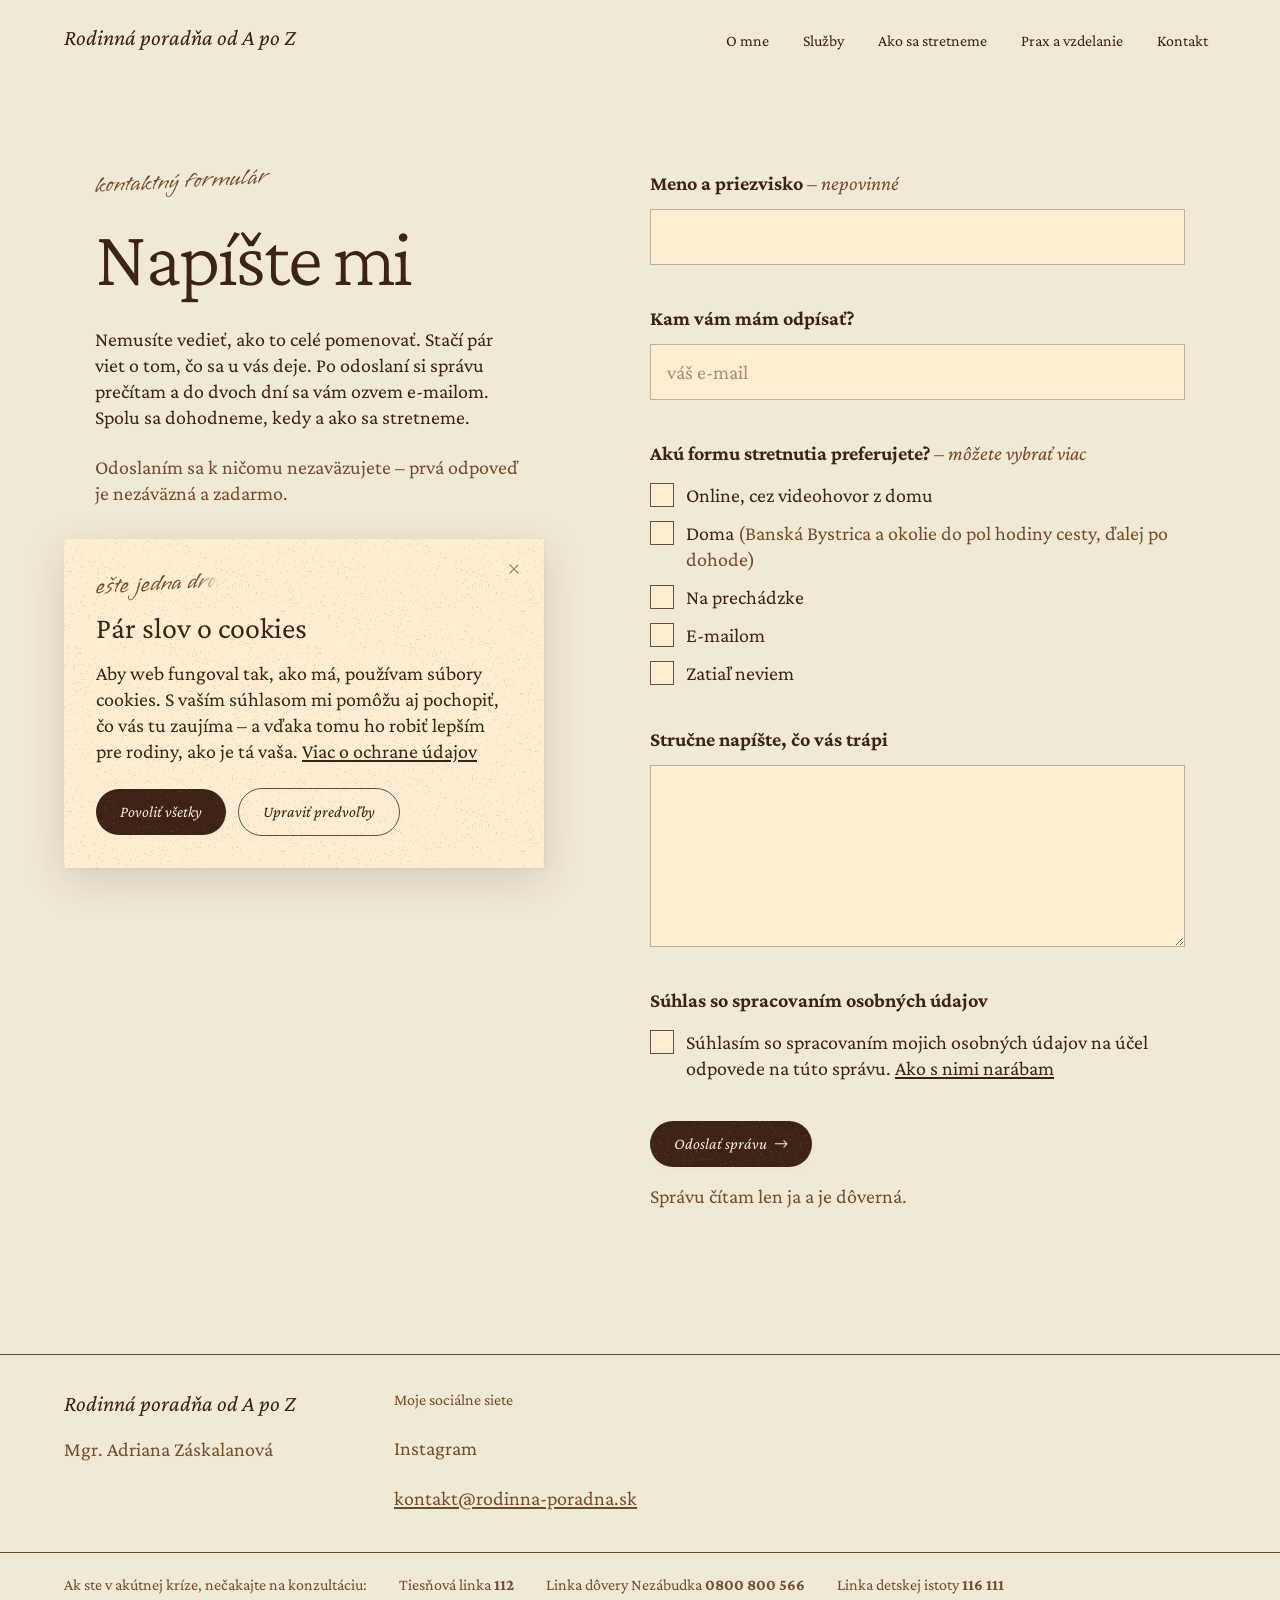
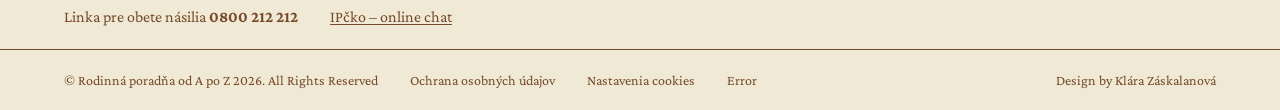
<file: formular.html>
<!-- ZÁKLADNÁ KOSTRA START -->
<!DOCTYPE html>
<html lang="sk">
<head>
  <meta charset="UTF-8">
  <!-- Google tag (gtag.js) START -->
  <script>
    window.dataLayer = window.dataLayer || [];
    function gtag(){dataLayer.push(arguments);}
    // Consent Mode: bez súhlasu s analytickými cookies Google neukladá cookies (súhlas z lišty cookies)
    let savedConsent = null;
    try { savedConsent = JSON.parse(localStorage.getItem('cookie-consent')); } catch (e) {}
    gtag('consent', 'default', {
      analytics_storage: savedConsent && savedConsent.analytics ? 'granted' : 'denied',
      ad_storage: 'denied', ad_user_data: 'denied', ad_personalization: 'denied',
      wait_for_update: 500
    });
  </script>
  <script async src="https://www.googletagmanager.com/gtag/js?id=G-PZQ82X76KK"></script>
  <script>
    gtag('js', new Date());
    gtag('config', 'G-PZQ82X76KK');
    // Zmena voľby v lište cookies
    document.addEventListener('cookie-consent', e => {
      gtag('consent', 'update', { analytics_storage: e.detail.analytics ? 'granted' : 'denied' });
      if (!e.detail.analytics) {
        // Súhlas odvolaný: zmazať cookies Google Analytics
        document.cookie.split(';').map(c => c.split('=')[0].trim()).filter(n => n.startsWith('_ga')).forEach(n => {
          [location.hostname, '.' + location.hostname].forEach(d => document.cookie = `${n}=; expires=Thu, 01 Jan 1970 00:00:00 GMT; path=/; domain=${d}`);
          document.cookie = `${n}=; expires=Thu, 01 Jan 1970 00:00:00 GMT; path=/`;
        });
      }
    });
  </script>
  <!-- Google tag (gtag.js) END -->
  <!-- MICROSOFT CLARITY START -->
  <script>
    // Microsoft Clarity (heatmapy a nahrávky návštev) – načíta sa len so súhlasom s analytickými cookies
    (() => {
      let loaded = false;
      const load = () => {
        if (loaded) return;
        loaded = true;
        (function(c,l,a,r,i,t,y){
          c[a]=c[a]||function(){(c[a].q=c[a].q||[]).push(arguments)};
          t=l.createElement(r);t.async=1;t.src="https://www.clarity.ms/tag/"+i;
          y=l.getElementsByTagName(r)[0];y.parentNode.insertBefore(t,y);
        })(window, document, "clarity", "script", "ypulxy8fex");
        clarity('consent');
      };
      let saved = null;
      try { saved = JSON.parse(localStorage.getItem('cookie-consent')); } catch (e) {}
      if (saved && saved.analytics) load();
      // Zmena voľby v lište cookies
      document.addEventListener('cookie-consent', e => {
        if (e.detail.analytics) return load();
        // Súhlas odvolaný: Clarity prestane zbierať a zmažú sa jeho cookies
        if (loaded) clarity('consent', false);
        ['_clck', '_clsk'].forEach(n => ['', location.hostname, '.' + location.hostname].forEach(d =>
          document.cookie = `${n}=; expires=Thu, 01 Jan 1970 00:00:00 GMT; path=/` + (d ? `; domain=${d}` : '')));
      });
    })();
  </script>
  <!-- MICROSOFT CLARITY END -->
  <meta name="viewport" content="width=device-width, initial-scale=1.0, viewport-fit=cover">
  <meta name="theme-color" content="#F0E9D5">
  <title>Kontaktný formulár – Rodinná poradňa od A po Z</title>
  <meta name="description" content="Napíšte mi pár viet o tom, čo sa u vás deje. Ozvem sa vám e-mailom a spolu sa dohodneme, kedy a ako sa stretneme.">

  <!-- IKONKA A NÁHĽAD PRI ZDIEĽANÍ START -->
  <link rel="icon" type="image/svg+xml" href="images/favicon.svg">
  <link rel="apple-touch-icon" href="images/apple-touch-icon.png">
  <!-- Náhľad pri zdieľaní odkazu (Messenger, iMessage, WhatsApp…) – adresy musia byť úplné, s doménou -->
  <meta property="og:type" content="website">
  <meta property="og:site_name" content="Rodinná poradňa od A po Z">
  <meta property="og:locale" content="sk_SK">
  <meta property="og:url" content="https://mwebbb.vercel.app/formular.html">
  <meta property="og:title" content="Kontaktný formulár – Rodinná poradňa od A po Z">
  <meta property="og:description" content="Napíšte mi pár viet o tom, čo sa u vás deje. Ozvem sa vám e-mailom a spolu sa dohodneme, kedy a ako sa stretneme.">
  <meta property="og:image" content="https://mwebbb.vercel.app/images/og-image.png">
  <meta property="og:image:type" content="image/png">
  <meta property="og:image:width" content="1200">
  <meta property="og:image:height" content="630">
  <meta property="og:image:alt" content="Rodinná poradňa od A po Z – Sprevádzam rodiny náročnými obdobiami. Mgr. Adriana Záskalanová">
  <meta name="twitter:card" content="summary_large_image">
  <meta name="twitter:title" content="Kontaktný formulár – Rodinná poradňa od A po Z">
  <meta name="twitter:description" content="Napíšte mi pár viet o tom, čo sa u vás deje. Ozvem sa vám e-mailom a spolu sa dohodneme, kedy a ako sa stretneme.">
  <meta name="twitter:image" content="https://mwebbb.vercel.app/images/og-image.png">
  <!-- IKONKA A NÁHĽAD PRI ZDIEĽANÍ END -->

  <!-- FONT START -->
  <link rel="preconnect" href="https://fonts.googleapis.com">
  <link rel="preconnect" href="https://fonts.gstatic.com" crossorigin>
  <link href="https://fonts.googleapis.com/css2?family=Crimson+Pro:ital,wght@0,200..900;1,200..900&family=Vujahday+Script&display=swap" rel="stylesheet">
  <style>
    body { font-family: 'Crimson Pro', serif; }
    .font-script { font-family: 'Vujahday Script', cursive; }
  </style>
  <!-- FONT END -->


    <!-- ZRNITÁ TEXTÚRA START -->
  <style>
    .grain { position: relative; isolation: isolate; }
    .grain::after {
      content: ""; position: absolute; inset: 0; z-index: -1; pointer-events: none; border-radius: inherit;
      background-image: url("data:image/svg+xml,%3Csvg xmlns='http://www.w3.org/2000/svg' width='240' height='240'%3E%3Cfilter id='n' x='0' y='0' width='100%25' height='100%25' color-interpolation-filters='sRGB'%3E%3CfeTurbulence type='fractalNoise' baseFrequency='0.5' numOctaves='3' stitchTiles='stitch' seed='3585'/%3E%3CfeColorMatrix type='luminanceToAlpha' result='a'/%3E%3CfeComponentTransfer in='a' result='m1'%3E%3CfeFuncA type='discrete' tableValues='0 0 0 0 0 0 0 0 0 0 0 0 0 0 0 0 1 1 1 1 1 1 1 1 1 1 1 1 1 1 1 1 1 1 0 0 0 0 0 0 0 0 0 0 0 0 0 0 0 0 0 0 0 0 0 0 0 0 0 0 0 0 0 0 0 0 0 0 0 0 0 0 0 0 0 0 0 0 0 0 0 0 0 0 0 0 0 0 0 0 0 0 0 0 0 0 0 0 0 0'/%3E%3C/feComponentTransfer%3E%3CfeComponentTransfer in='a' result='m2'%3E%3CfeFuncA type='discrete' tableValues='0 0 0 0 0 0 0 0 0 0 0 0 0 0 0 0 0 0 0 0 0 0 0 0 0 0 0 0 0 0 0 0 0 0 0 0 0 0 0 0 0 0 0 0 0 0 0 0 0 0 0 0 0 0 0 0 0 0 0 0 0 0 0 0 0 0 1 1 1 1 1 1 1 1 1 1 1 1 1 1 1 1 1 1 0 0 0 0 0 0 0 0 0 0 0 0 0 0 0 0'/%3E%3C/feComponentTransfer%3E%3CfeFlood flood-color='rgb(194,116,78)' flood-opacity='0.2'/%3E%3CfeComposite in2='m1' operator='in' result='c1'/%3E%3CfeFlood flood-color='rgb(118,75,42)' flood-opacity='0.04'/%3E%3CfeComposite in2='m2' operator='in' result='c2'/%3E%3CfeMerge%3E%3CfeMergeNode in='c1'/%3E%3CfeMergeNode in='c2'/%3E%3C/feMerge%3E%3C/filter%3E%3Crect width='100%25' height='100%25' filter='url(%23n)'/%3E%3C/svg%3E");
    }
  </style>
  <!-- ZRNITÁ TEXTÚRA END -->
  <!-- AUTOMATICKÉ VYPĹŇANIE START -->
  <style>
    /* Keď prehliadač sám doplní meno/e-mail, pole ostane v našich farbách (inak Chrome/Windows
       dá modrú a Safari/iOS žltú). Pozadie sa nedá zmeniť priamo – prekryje ho vnútorný tieň. */
    #kontaktny-formular input:is(:autofill, :-webkit-autofill) {
      -webkit-text-fill-color: #3D2217; caret-color: #3D2217;
      box-shadow: 0 0 0 1000px #FDEDD3 inset;
      transition: background-color 9999s ease-out 0s; /* poistka pre staršie prehliadače */
    }
    #kontaktny-formular input:is(:autofill, :-webkit-autofill):focus,
    #kontaktny-formular input:is(:autofill, :-webkit-autofill)[aria-invalid="true"] {
      box-shadow: 0 0 0 1000px #FDEDD3 inset, 0 0 0 3px #F1D1E7; /* zachová ružový rámik pri kliknutí */
    }
  </style>
  <!-- AUTOMATICKÉ VYPĹŇANIE END -->
  <!-- FOCUS START -->
  <!-- Viditeľný rámik pri ovládaní klávesnicou (Tab); myš ani dotyk ho nezobrazia. Tmavá čiara s krémovým lemom je vidieť na každom pozadí. -->
  <style>
    :is(a, button, summary, [tabindex]:not([tabindex="-1"])):focus-visible { outline: 2px solid #3D2217; outline-offset: 2px; box-shadow: 0 0 0 6px #F0E9D5; }
  </style>
  <!-- FOCUS END -->

  <!-- APPLE DOLADENIE START -->
  <!-- Prelínanie pri prechode medzi stránkami, bezpečné okraje iPhonu (výrez, spodná lišta) a vyšší kontrast pre toho, kto si ho zapne v systéme. Bežne sa vzhľad nemení. -->
  <style>
    @media (prefers-reduced-motion: no-preference) {
      @view-transition { navigation: auto; }
      /* Prechod medzi stránkami v štýle iOS: stará stránka sa jemne vzdiali a zosvetlí, nová sa vynorí zdola; hlavička ostáva stáť */
      ::view-transition { background: #F0E9D5; }
      #site-header { view-transition-name: hlavicka; }
      #site-header:has(#mobile-menu.flex) { view-transition-name: none; } /* z otvoreného menu odíde celá obrazovka naraz */
      ::view-transition-old(root) { animation: vt-out .3s cubic-bezier(.4,0,1,1) both; }
      ::view-transition-new(root) { animation: vt-in .55s cubic-bezier(.22,1,.36,1) .1s both; }
      ::view-transition-group(hlavicka) { animation-duration: .5s; animation-timing-function: cubic-bezier(.32,.72,0,1); }
      @keyframes vt-out { to { opacity: 0; scale: .98; translate: 0 -10px; } }
      @keyframes vt-in { from { opacity: 0; translate: 0 18px; } }
      /* Prehliadače bez prechodu (staršie iPhony, Firefox): stránka pred odchodom jemne zmizne (skript nižšie) */
      html.page-leave body { opacity: 0; translate: 0 -10px; transition: opacity .25s cubic-bezier(.4,0,1,1), translate .25s cubic-bezier(.4,0,1,1); }
    }
    /* Pozadie aj pod stránkou – pri načítaní nebliká biela */
    html { background-color: #F0E9D5; }
    /* Stránka siaha až po okraj displeja (viewport-fit=cover) – obsah a prilepené prvky sa vyhnú výrezu a spodnej lište; na bežnom displeji je to 0 */
    body { padding-left: env(safe-area-inset-left); padding-right: env(safe-area-inset-right); }
    #mobile-menu { padding: 0 env(safe-area-inset-right) env(safe-area-inset-bottom) env(safe-area-inset-left); }
    #cookie-banner { bottom: max(1rem, env(safe-area-inset-bottom)); left: max(1rem, env(safe-area-inset-left)); right: max(1rem, env(safe-area-inset-right)); }
    @media (min-width: 768px) { #cookie-banner { bottom: max(2rem, env(safe-area-inset-bottom)); left: max(2rem, env(safe-area-inset-left)); right: auto; } }
    @media (min-width: 1024px) { #cookie-banner { left: max(4rem, env(safe-area-inset-left)); } }
    /* Systémové „Zvýšiť kontrast“ */
    /* Označený text vo farbách webu (ružová, tmavé písmo – čitateľné na svetlom aj tmavom pozadí) */
    ::selection { background: #F1D1E7; color: #3D2217; }
    @media (prefers-contrast: more) {
      input, textarea { border-color: #644E45 !important; }
      ::placeholder { color: #764B2A !important; }
      .opacity-70 { opacity: 1 !important; }
      #otazky details, #formular-dakujem, .bg-yellow-50.grain { outline: 1px solid #644E45; outline-offset: -1px; }
      :is(a, button, summary, [tabindex]:not([tabindex="-1"])):focus-visible { outline-width: 3px; }
    }
  </style>
  <script>
    // Odchod zo stránky tam, kde prehliadač nevie prechod medzi stránkami (staršie iPhony, Firefox)
    if (!('onpagereveal' in window) && matchMedia('(prefers-reduced-motion: no-preference)').matches) {
      document.addEventListener('click', e => {
        const a = e.target.closest('a[href]');
        if (!a || e.defaultPrevented || e.button || e.metaKey || e.ctrlKey || e.shiftKey || e.altKey || a.target || a.hasAttribute('download')) return;
        const url = new URL(a.href, location.href);
        if (url.origin !== location.origin || (url.pathname === location.pathname && url.search === location.search)) return;
        e.preventDefault();
        document.documentElement.classList.add('page-leave');
        setTimeout(() => { location.href = url.href; }, 250);
      });
      // návrat tlačidlom Späť – stránka z pamäte sa ukáže hneď
      addEventListener('pageshow', e => { if (e.persisted) document.documentElement.classList.remove('page-leave'); });
    }
  </script>
  <!-- APPLE DOLADENIE END -->
  <!-- RUČNÉ PÍSMO START -->
  <!-- Ručne písané popisky (.font-script) sa pri zobrazení „dopíšu“ rukou – zľava doprava, riadok po riadku. Rovnaký blok na všetkých stránkach. -->
  <style>
    /* obal textu: o kúsok väčší (aby sa neorezali ťahy písma), rozloženie sa nemení */
    .hand { display: inline-block; padding: .35em .5em; margin: -.35em -.5em; }
    .hand-anim .font-script:not(.hand-ready) { visibility: hidden; }
    /* písanie je samo osebe objavenie – popisok sa už navyše nevynára (priehľadnosť/posun by natočený text v Chrome rozmazali) */
    .hand-anim .font-script { opacity: 1 !important; translate: none !important; transition: none !important; }
    .hand-anim .font-script:not(.hand-done) > .hand { -webkit-mask-image: linear-gradient(transparent, transparent); mask-image: linear-gradient(transparent, transparent); }
  </style>
  <script>
    if (!matchMedia('(prefers-reduced-motion: reduce)').matches && 'IntersectionObserver' in window && CSS.supports('(mask-image: none) or (-webkit-mask-image: none)')) (() => {
      const html = document.documentElement;
      html.classList.add('hand-anim');
      setTimeout(() => { if (!window.handReady) html.classList.remove('hand-anim'); }, 4000); // poistka
      // jemný rozbeh a dobeh len na začiatku a konci celého popisku – medzi riadkami pero nespomaľuje
      const pace = t => .6 * t + .4 * (.5 - Math.cos(Math.PI * t) / 2);
      const write = span => {
        const p = span.parentElement;
        // riadky textu sa zmerajú bez natočenia popisku (len na okamih, nič sa nevykreslí)
        const keep = p.style.transform;
        p.style.transform = 'none';
        const box = span.getBoundingClientRect();
        const range = document.createRange();
        range.selectNodeContents(span);
        const lines = [];
        for (const r of range.getClientRects()) {
          if (r.width < 1) continue;
          const l = lines.find(l => Math.abs(l.top - r.top) < r.height / 2);
          if (l) { l.x0 = Math.min(l.x0, r.left); l.x1 = Math.max(l.x1, r.right); }
          else lines.push({ top: r.top, x0: r.left, x1: r.right });
        }
        p.style.transform = keep;
        if (!lines.length) { p.classList.add('hand-done'); return; }
        lines.sort((a, b) => a.top - b.top);
        const W = box.width, H = box.height, S = 22, jump = 14; // S = mäkký hrot pera, jump = presun na ďalší riadok
        let c = 0;
        const parts = lines.map((l, i) => {
          const y = i ? l.top - box.top : 0, y2 = i < lines.length - 1 ? lines[i + 1].top - box.top : H;
          const part = { y, h: y2 - y, x0: l.x0 - box.left, len: l.x1 - l.x0 + S, at: c };
          c += part.len + jump;
          return part;
        });
        const D = c - jump;
        // tempo písania: ~65 ms na písmeno (celý popisok 0,7–2,4 s), pero ide stále rovnako rýchlo cez všetky riadky
        const T = Math.min(2400, Math.max(700, span.textContent.trim().length * 65));
        const set = (k, v) => { span.style[k] = v; span.style['webkit' + k[0].toUpperCase() + k.slice(1)] = v; };
        // každý riadok má vlastnú masku: čierna = vidno; mäkký okraj (hrot pera) ide po skutočnom texte riadku
        set('maskImage', parts.map(() => `linear-gradient(90deg, #000 ${W}px, transparent ${W + S}px)`).join(','));
        set('maskRepeat', 'no-repeat');
        set('maskSize', parts.map(q => `${2 * W + S}px ${q.h}px`).join(','));
        let t0;
        const frame = now => {
          t0 ??= now;
          const t = Math.min(1, (now - t0) / T), d = pace(t) * D;
          set('maskPosition', parts.map(q => `${q.x0 + Math.min(q.len, Math.max(0, d - q.at)) - W - S}px ${q.y}px`).join(','));
          if (t < 1) return requestAnimationFrame(frame);
          ['maskImage', 'maskRepeat', 'maskSize', 'maskPosition'].forEach(k => set(k, ''));
          p.classList.add('hand-done');
        };
        frame(performance.now()); // hneď skrytý presne podľa riadkov
        requestAnimationFrame(frame);
      };
      addEventListener('DOMContentLoaded', () => {
        window.handReady = true;
        const io = new IntersectionObserver(entries => entries.forEach(e => {
          if (!e.isIntersecting) return;
          io.unobserve(e.target);
          const p = e.target;
          // začne, keď sa popisok objaví (rešpektuje oneskorenie úvodu / objavovania pri scrollovaní)
          (document.fonts ? document.fonts.ready : Promise.resolve()).then(() => requestAnimationFrame(() => {
            const d = parseFloat(p.style.getPropertyValue('--hero-delay') || p.style.getPropertyValue('--reveal-delay') || p.style.getPropertyValue('--d')) || 0;
            setTimeout(() => write(p.firstElementChild), d * .6); // začne ešte počas objavovania
          }));
        }), { threshold: .5 });
        document.querySelectorAll('.font-script').forEach(p => {
          const span = document.createElement('span');
          span.className = 'hand';
          span.append(...p.childNodes);
          p.append(span);
          p.classList.add('hand-ready');
          io.observe(p);
        });
      });
    })();
  </script>
  <!-- RUČNÉ PÍSMO END -->
  <!-- ANIMÁCIE START -->
  <style>
    html { scroll-behavior: smooth; }
    :root { interpolate-size: allow-keywords; }
    /* Jemné objavenie pri scrollovaní (pridáva JS, bez JS je všetko viditeľné) */
    /* Hover farby (tlačidlá, karty) bežia vždy hneď a rýchlo – oneskorenie má len samotné objavenie */
    .reveal-anim .reveal {
      opacity: 0; translate: 0 24px;
      transition-property: opacity, translate, color, background-color, border-color;
      transition-duration: .6s, .6s, .15s, .15s, .15s;
      transition-timing-function: cubic-bezier(.22,1,.36,1), cubic-bezier(.22,1,.36,1), cubic-bezier(.4,0,.2,1), cubic-bezier(.4,0,.2,1), cubic-bezier(.4,0,.2,1);
      transition-delay: var(--reveal-delay, 0ms), var(--reveal-delay, 0ms), 0s, 0s, 0s;
    }
    .reveal-anim .reveal.reveal--fade { translate: none; transition-duration: .8s, .8s, .15s, .15s, .15s; }
    .reveal-anim .reveal.is-visible { opacity: 1; translate: 0 0; }
    /* Plynulé rozbalenie kariet a otázok */
    details { transition: background-color .3s ease; }
    details::details-content { block-size: 0; overflow: clip; transition: block-size .45s cubic-bezier(.22,1,.36,1), content-visibility .45s allow-discrete; }
    details[open]::details-content { block-size: auto; }
    /* „Viac informácií“ – obsah sa jemne objaví */
    div:has(+ [data-more][aria-expanded="true"]) { animation: fade-up .5s cubic-bezier(.22,1,.36,1); }
    /* Ružové karty v Službách – pomalšia, plynulá kaskáda */
    .reveal-anim .reveal.reveal--card { /* bez posunu – medzery medzi kartami ostávajú stále rovnaké */
      translate: none;
      transition-property: opacity, filter, background-color;
      transition-duration: 1s, .9s, .15s;
      transition-timing-function: cubic-bezier(.33,1,.68,1), cubic-bezier(.33,1,.68,1), cubic-bezier(.4,0,.2,1);
      transition-delay: var(--reveal-delay, 0ms), var(--reveal-delay, 0ms), 0s;
    }
    .reveal-anim .reveal.reveal--card.is-visible { filter: none; }
    /* Úvod stránky – skrytý už pred prvým vykreslením, potom jemne dosadne */
    .hero-anim :is(#uvod h1, #uvod h1 ~ *, #uvod img + p, #prax h1, #prax .font-script, #prax div:has(> p + svg)) {
      opacity: 0; translate: 0 28px;
      transition: opacity 1s cubic-bezier(.16,1,.3,1), translate 1.2s cubic-bezier(.16,1,.3,1), filter 1s cubic-bezier(.16,1,.3,1);
      transition-delay: var(--hero-delay, 0ms);
    }
    .hero-anim :is(#uvod img, #prax img) { opacity: 0; transition: opacity .6s cubic-bezier(.16,1,.3,1); transition-delay: var(--hero-delay, 0ms); }
    .hero-in :is(#uvod h1, #uvod h1 ~ *, #uvod img, #uvod img + p, #prax h1, #prax img, #prax .font-script, #prax div:has(> p + svg)) { opacity: 1; translate: 0 0; filter: none; }
    /* Mobilné menu */
    #mobile-menu.flex { animation: fade-in .3s ease-out; }
    #mobile-menu.flex nav a { animation: fade-up .5s cubic-bezier(.22,1,.36,1) backwards; }
    #mobile-menu.flex nav a:nth-child(2) { animation-delay: 50ms; }
    #mobile-menu.flex nav a:nth-child(3) { animation-delay: 100ms; }
    #mobile-menu.flex nav a:nth-child(4) { animation-delay: 150ms; }
    #mobile-menu.flex nav a:nth-child(5) { animation-delay: 200ms; }
    @keyframes fade-in { from { opacity: 0; } }
    @keyframes fade-up { from { opacity: 0; translate: 0 12px; } }
    /* Šípka v tlačidlách sa pri hoveri jemne posunie */
    a.rounded-full > svg:last-child, button.rounded-full > svg:last-child { transition: translate .3s cubic-bezier(.22,1,.36,1); }
    a.rounded-full:hover > svg:last-child, button.rounded-full:not([data-cookie-reject]):hover > svg:last-child { translate: 3px 0; }
    /* Kto má v systéme vypnuté animácie, nič sa nehýbe */
    @media (prefers-reduced-motion: reduce) {
      html { scroll-behavior: auto; }
      *, *::before, *::after, ::details-content { animation: none !important; transition: none !important; }
      .reveal { opacity: 1; translate: none; }
    }
  </style>
  <script>
    // Prvky, ktoré sa objavia pri scrollovaní (jediný zoznam – používa ho aj skript na konci stránky)
    window.revealSelectors = [
      '#sluzby h2', '#sluzby h2 + p', '#sluzby details', '#sluzby a[href="formular.html"]', '#sluzby h3', '#sluzby h3 + p',
      '#o-mne .font-script', '#o-mne h2', '#o-mne h2 + p', '#o-mne img', '#o-mne .space-y-6', '#o-mne dl > div', '#o-mne dl + a',
      '#ako-sa-stretneme h2', '#ako-sa-stretneme h2 + p', '#ako-sa-stretneme .grid > div', '#ako-sa-stretneme [class*="rotate-"]',
      '#otazky .text-center > *', '#otazky details', '#otazky .bg-yellow-50',
      '#kontakt h2', '#kontakt h2 ~ *', '#kontakt .bg-accent-500',
      '#prax .gap-16 > div',
      '#vzdelanie h2', '#vzdelanie h2 + p', '#vzdelanie .grid > div',
      '#ochrana-udajov .font-script', '#ochrana-udajov h1', '#ochrana-udajov h1 ~ p', '#gdpr-obsah > div',
      'section:not([id]) h2', 'section:not([id]) h2 ~ *'
    ];
    // Úvod aj tieto prvky sa skryjú ešte pred prvým vykreslením (aby nebliklo); poistka po 4 s ukáže všetko
    if (!matchMedia('(prefers-reduced-motion: reduce)').matches && 'IntersectionObserver' in window) {
      const html = document.documentElement;
      html.classList.add('hero-anim', 'reveal-anim');
      const style = document.createElement('style');
      style.textContent = '.reveal-anim :is(' + revealSelectors.join(',') + '):not(.is-visible, .reveal-done) { opacity: 0; }';
      document.head.appendChild(style);
      setTimeout(() => { html.classList.add('hero-in'); if (!window.revealReady) html.classList.remove('reveal-anim'); }, 4000);
    }
  </script>
  <!-- ANIMÁCIE END -->
  <!-- Tailwind CSS (vygenerovaný súbor – po zmene tried spusti css-build.cmd) -->
  <link rel="stylesheet" href="styles.css">
</head>
<body class="bg-secondary-500 text-primary-500 antialiased">

  <!-- HEADER START -->
<header id="site-header" class="sticky top-0 z-50 bg-secondary-500 transition-transform duration-300">
  <div class="h-[72px] lg:h-[82px] px-4 lg:pl-16 lg:pr-[72px] flex items-center justify-between">

    <!-- Logo -->
    <a href="index.html" class="italic text-xl lg:text-[22.5px] lg:-mt-1.5 text-primary-500">Rodinná poradňa od A po Z</a>

    <!-- Menu pre PC -->
    <nav class="hidden lg:flex items-center gap-[34px] text-base text-primary-500">
      <a href="index.html#o-mne" class="-mx-2 px-2 h-[34px] inline-flex items-center rounded-lg hover:bg-accent-500 active:bg-accent-300 transition-colors">O mne</a>
      <a href="index.html#sluzby" class="-mx-2 px-2 h-[34px] inline-flex items-center rounded-lg hover:bg-accent-500 active:bg-accent-300 transition-colors">Služby</a>
      <a href="index.html#ako-sa-stretneme" class="-mx-2 px-2 h-[34px] inline-flex items-center rounded-lg hover:bg-accent-500 active:bg-accent-300 transition-colors">Ako sa stretneme</a>
      <a href="prax-a-vzdelanie.html" class="-mx-2 px-2 h-[34px] inline-flex items-center rounded-lg hover:bg-accent-500 active:bg-accent-300 transition-colors">Prax a vzdelanie</a>
      <a href="index.html#kontakt" class="-mx-2 px-2 h-[34px] inline-flex items-center rounded-lg hover:bg-accent-500 active:bg-accent-300 transition-colors">Kontakt</a>
    </nav>

    <!-- Hamburger pre mobil a tablet -->
    <button id="menu-open" aria-expanded="false" aria-controls="mobile-menu" class="relative before:absolute before:-inset-0.5 before:content-[''] lg:hidden w-10 h-10 inline-flex items-center justify-center text-primary-500" aria-label="Otvoriť menu">
      <svg xmlns="http://www.w3.org/2000/svg" width="24" height="24" viewBox="0 0 24 24" fill="none" stroke="currentColor" stroke-width="2" stroke-linecap="round" stroke-linejoin="round" class="w-7 h-7 stroke-[1.25]" aria-hidden="true"><path d="M4 5h16"/><path d="M4 12h16"/><path d="M4 19h16"/></svg>
    </button>
  </div>

  <!-- Mobilné menu (celá obrazovka) -->
  <div id="mobile-menu" role="dialog" aria-modal="true" aria-label="Menu" class="fixed inset-0 bg-secondary-500 hidden flex-col lg:hidden">
    <div class="h-[72px] px-4 flex items-center justify-between">
      <span class="italic text-xl text-primary-500">Rodinná poradňa od A po Z</span>
      <button id="menu-close" class="relative before:absolute before:-inset-0.5 before:content-[''] w-10 h-10 inline-flex items-center justify-center text-primary-500" aria-label="Zavrieť menu">
        <svg xmlns="http://www.w3.org/2000/svg" width="24" height="24" viewBox="0 0 24 24" fill="none" stroke="currentColor" stroke-width="2" stroke-linecap="round" stroke-linejoin="round" class="w-7 h-7 stroke-[1.25]" aria-hidden="true"><path d="M18 6 6 18"/><path d="m6 6 12 12"/></svg>
      </button>
    </div>
    <nav class="flex-1 flex flex-col items-center justify-center gap-[43px] text-2xl text-primary-500">
      <a href="index.html#o-mne" class="menu-link px-2 h-10 inline-flex items-center rounded-lg hover:bg-accent-500 active:bg-accent-300 transition-colors">O mne</a>
      <a href="index.html#sluzby" class="menu-link px-2 h-10 inline-flex items-center rounded-lg hover:bg-accent-500 active:bg-accent-300 transition-colors">Služby</a>
      <a href="index.html#ako-sa-stretneme" class="menu-link px-2 h-10 inline-flex items-center rounded-lg hover:bg-accent-500 active:bg-accent-300 transition-colors">Ako sa stretneme</a>
      <a href="prax-a-vzdelanie.html" class="menu-link px-2 h-10 inline-flex items-center rounded-lg hover:bg-accent-500 active:bg-accent-300 transition-colors">Prax a vzdelanie</a>
      <a href="index.html#kontakt" class="menu-link px-2 h-10 inline-flex items-center rounded-lg hover:bg-accent-500 active:bg-accent-300 transition-colors">Kontakt</a>
    </nav>
  </div>
</header>

<script>
  const menu = document.getElementById('mobile-menu');
  // Po otvorení skočí kurzor klávesnice do menu, Escape menu zavrie a kurzor sa vráti na hamburger; Tab ostáva v menu
  const menuOpen = document.getElementById('menu-open');
  const menuClose = document.getElementById('menu-close');
  menuOpen.onclick = () => { menu.classList.remove('hidden'); menu.classList.add('flex'); menuOpen.setAttribute('aria-expanded', 'true'); menuClose.focus(); };
  const closeMenu = () => { menu.classList.add('hidden'); menu.classList.remove('flex'); menuOpen.setAttribute('aria-expanded', 'false'); };
  menuClose.onclick = () => { closeMenu(); menuOpen.focus(); };
  document.addEventListener('keydown', e => {
    if (menu.classList.contains('hidden')) return;
    if (e.key === 'Escape') { closeMenu(); menuOpen.focus(); }
    if (e.key === 'Tab') {
      const items = menu.querySelectorAll('button, a'), first = items[0], last = items[items.length - 1];
      if (e.shiftKey && document.activeElement === first) { e.preventDefault(); last.focus(); }
      else if (!e.shiftKey && document.activeElement === last) { e.preventDefault(); first.focus(); }
    }
  });
  // Odkaz v mobilnom menu: skok rovno na miesto, bez plynulého posúvania
  document.querySelectorAll('.menu-link').forEach(a => a.onclick = () => {
    document.documentElement.style.scrollBehavior = 'auto';
    setTimeout(() => { document.documentElement.style.scrollBehavior = ''; }, 100);
    closeMenu();
  });

  // Pri scrollovaní dole sa celá hlavička skryje, pri pohybe hore sa znovu ukáže
  const header = document.getElementById('site-header');
  let lastY = window.scrollY;
  window.addEventListener('scroll', () => {
    const y = window.scrollY;
    if (Math.abs(y - lastY) < 5) return;
    const hide = y > lastY && y > 82 && menu.classList.contains('hidden');
    header.classList.toggle('-translate-y-full', hide);
    document.documentElement.style.setProperty('--header-h', hide ? '0px' : '82px');
    lastY = y;
  }, { passive: true });
</script>
<!-- HEADER END -->

<!-- FORMULÁR SEKCIA START -->
<section id="formular" class="bg-secondary-500 text-primary-500">
  <div id="formular-mriezka" class="max-w-[1090px] mx-auto px-4 md:px-8 lg:px-0 py-12 md:py-16 lg:pt-[88px] lg:pb-[145px] grid lg:grid-cols-[1fr_535px] gap-12 md:gap-16 lg:gap-x-[88px]">

    <!-- Úvod (na PC stojí na mieste, kým sa formulár vpravo posúva; po odoslaní sa skryje) -->
    <div id="formular-uvod" class="lg:self-start lg:sticky lg:top-[calc(var(--header-h,82px)+48px)] lg:transition-[top] lg:duration-300">
      <p class="font-script text-neutral-500 text-[20px] leading-6 lg:text-2xl md:-rotate-[3deg] md:origin-left">kontaktný formulár</p>
      <h1 class="mt-3 font-light text-[40px] leading-[1.15] md:text-[48px] md:leading-none md:tracking-[-0.02em] lg:text-[80px] lg:leading-[1.1] lg:tracking-[-0.03em]">
        Napíšte mi
      </h1>
      <p class="mt-6 max-w-[424px] text-xl leading-[1.3]">
        Nemusíte vedieť, ako to celé pomenovať. Stačí pár viet o tom, čo sa u vás deje. Po odoslaní si správu prečítam a do dvoch dní sa vám ozvem e-mailom. Spolu sa dohodneme, kedy a ako sa stretneme.
      </p>
      <p class="mt-6 max-w-[424px] text-xl leading-[1.3] text-neutral-500">Odoslaním sa k ničomu nezaväzujete – prvá odpoveď je nezáväzná a zadarmo.</p>
    </div>

    <!-- Formulár (odpovede idú cez SheetMonkey do Google Sheets; názvy polí = hlavičky stĺpcov v tabuľke) -->
    <div id="formular-stlpec">
      <form id="kontaktny-formular" action="https://api.sheetmonkey.io/form/mBUzDgAGU2bVKWG1h2M3xo" method="post" class="flex flex-col gap-10">
        <input type="hidden" name="Dátum" value="x-sheetmonkey-current-date-time">
        <!-- Pasca na roboty: človek pole nevidí, robot ho vyplní. Nemá name, takže sa nikam neposiela. -->
        <div aria-hidden="true" class="absolute -left-[9999px] w-px h-px overflow-hidden">
          <label for="f-web">Nevypĺňajte</label>
          <input id="f-web" type="text" tabindex="-1" autocomplete="off">
        </div>

        <div>
          <label for="f-meno" class="font-bold text-xl leading-[1.3]">Meno a priezvisko <span class="font-normal italic text-neutral-500">– nepovinné</span></label>
          <input id="f-meno" data-clarity-mask="true" type="text" name="Meno" autocomplete="name"
                 class="mt-3 w-full h-14 px-4 rounded-none border border-[#644E45]/40 bg-yellow-50 text-xl placeholder:text-neutral-500/60 outline-none hover:border-[#644E45]/70 focus:border-neutral-500 focus:ring-[3px] focus:ring-accent-500 transition-colors">
        </div>

        <div>
          <label for="f-email" class="font-bold text-xl leading-[1.3]">Kam vám mám odpísať?</label>
          <input id="f-email" data-clarity-mask="true" type="email" name="Kam vám mám odpísať?" required autocomplete="email" placeholder="váš e-mail"
                 aria-describedby="f-email-chyba"
                 class="mt-3 w-full h-14 px-4 rounded-none border border-[#644E45]/40 bg-yellow-50 text-xl placeholder:text-neutral-500/60 outline-none hover:border-[#644E45]/70 focus:border-neutral-500 focus:ring-[3px] focus:ring-accent-500 aria-[invalid=true]:border-neutral-500 aria-[invalid=true]:ring-2 aria-[invalid=true]:ring-accent-500 transition-colors">
          <p id="f-email-chyba" role="alert" class="hidden mt-3 w-fit items-start gap-2 rounded-lg bg-accent-500 px-2.5 py-1 text-neutral-600 text-xl leading-[1.3]"><svg class="shrink-0 w-5 h-5 mt-[3px]" viewBox="0 0 24 24" fill="none" stroke="currentColor" stroke-width="1.75" stroke-linecap="round" aria-hidden="true"><circle cx="12" cy="12" r="9"/><path d="M12 7.5v5.5M12 16.5h.01"/></svg><span data-text></span></p>
        </div>

        <fieldset>
          <legend class="font-bold text-xl leading-[1.3]">Akú formu stretnutia preferujete? <span class="font-normal italic text-neutral-500">– môžete vybrať viac</span></legend>
          <div class="mt-4 flex flex-col gap-3">
            <label class="flex items-start gap-3 cursor-pointer">
              <span class="relative shrink-0 w-6 h-6 mt-px">
                <input type="checkbox" name="Akú formu stretnutia preferujete?" value="Online, cez videohovor z domu" class="peer appearance-none block w-6 h-6 rounded-none border border-[#644E45] bg-yellow-50 cursor-pointer checked:bg-primary-500 checked:border-primary-500 outline-none focus-visible:ring-2 focus-visible:ring-primary-500 focus-visible:ring-offset-2 focus-visible:ring-offset-secondary-500 transition-colors">
                <svg class="pointer-events-none absolute inset-0 m-auto w-4 h-4 text-secondary-500 opacity-0 peer-checked:opacity-100 transition-opacity" viewBox="0 0 24 24" fill="none" stroke="currentColor" stroke-width="2.5" stroke-linecap="round" stroke-linejoin="round" aria-hidden="true"><path d="M5 12.5l4.5 4.5L19 7.5"/></svg>
              </span>
              <span class="text-xl leading-[1.3]">Online, cez videohovor z domu</span>
            </label>
            <label class="flex items-start gap-3 cursor-pointer">
              <span class="relative shrink-0 w-6 h-6 mt-px">
                <input type="checkbox" name="Akú formu stretnutia preferujete?" value="Doma (Banská Bystrica a okolie)" class="peer appearance-none block w-6 h-6 rounded-none border border-[#644E45] bg-yellow-50 cursor-pointer checked:bg-primary-500 checked:border-primary-500 outline-none focus-visible:ring-2 focus-visible:ring-primary-500 focus-visible:ring-offset-2 focus-visible:ring-offset-secondary-500 transition-colors">
                <svg class="pointer-events-none absolute inset-0 m-auto w-4 h-4 text-secondary-500 opacity-0 peer-checked:opacity-100 transition-opacity" viewBox="0 0 24 24" fill="none" stroke="currentColor" stroke-width="2.5" stroke-linecap="round" stroke-linejoin="round" aria-hidden="true"><path d="M5 12.5l4.5 4.5L19 7.5"/></svg>
              </span>
              <span class="text-xl leading-[1.3]">Doma <span class="text-neutral-500">(Banská Bystrica a okolie do pol hodiny cesty, ďalej po dohode)</span></span>
            </label>
            <label class="flex items-start gap-3 cursor-pointer">
              <span class="relative shrink-0 w-6 h-6 mt-px">
                <input type="checkbox" name="Akú formu stretnutia preferujete?" value="Na prechádzke" class="peer appearance-none block w-6 h-6 rounded-none border border-[#644E45] bg-yellow-50 cursor-pointer checked:bg-primary-500 checked:border-primary-500 outline-none focus-visible:ring-2 focus-visible:ring-primary-500 focus-visible:ring-offset-2 focus-visible:ring-offset-secondary-500 transition-colors">
                <svg class="pointer-events-none absolute inset-0 m-auto w-4 h-4 text-secondary-500 opacity-0 peer-checked:opacity-100 transition-opacity" viewBox="0 0 24 24" fill="none" stroke="currentColor" stroke-width="2.5" stroke-linecap="round" stroke-linejoin="round" aria-hidden="true"><path d="M5 12.5l4.5 4.5L19 7.5"/></svg>
              </span>
              <span class="text-xl leading-[1.3]">Na prechádzke</span>
            </label>
            <label class="flex items-start gap-3 cursor-pointer">
              <span class="relative shrink-0 w-6 h-6 mt-px">
                <input type="checkbox" name="Akú formu stretnutia preferujete?" value="E-mailom" class="peer appearance-none block w-6 h-6 rounded-none border border-[#644E45] bg-yellow-50 cursor-pointer checked:bg-primary-500 checked:border-primary-500 outline-none focus-visible:ring-2 focus-visible:ring-primary-500 focus-visible:ring-offset-2 focus-visible:ring-offset-secondary-500 transition-colors">
                <svg class="pointer-events-none absolute inset-0 m-auto w-4 h-4 text-secondary-500 opacity-0 peer-checked:opacity-100 transition-opacity" viewBox="0 0 24 24" fill="none" stroke="currentColor" stroke-width="2.5" stroke-linecap="round" stroke-linejoin="round" aria-hidden="true"><path d="M5 12.5l4.5 4.5L19 7.5"/></svg>
              </span>
              <span class="text-xl leading-[1.3]">E-mailom</span>
            </label>
            <label class="flex items-start gap-3 cursor-pointer">
              <span class="relative shrink-0 w-6 h-6 mt-px">
                <input type="checkbox" name="Akú formu stretnutia preferujete?" value="Zatiaľ neviem" class="peer appearance-none block w-6 h-6 rounded-none border border-[#644E45] bg-yellow-50 cursor-pointer checked:bg-primary-500 checked:border-primary-500 outline-none focus-visible:ring-2 focus-visible:ring-primary-500 focus-visible:ring-offset-2 focus-visible:ring-offset-secondary-500 transition-colors">
                <svg class="pointer-events-none absolute inset-0 m-auto w-4 h-4 text-secondary-500 opacity-0 peer-checked:opacity-100 transition-opacity" viewBox="0 0 24 24" fill="none" stroke="currentColor" stroke-width="2.5" stroke-linecap="round" stroke-linejoin="round" aria-hidden="true"><path d="M5 12.5l4.5 4.5L19 7.5"/></svg>
              </span>
              <span class="text-xl leading-[1.3]">Zatiaľ neviem</span>
            </label>
          </div>
        </fieldset>

        <div>
          <label for="f-sprava" class="font-bold text-xl leading-[1.3]">Stručne napíšte, čo vás trápi</label>
          <textarea id="f-sprava" data-clarity-mask="true" name="Stručne popíšte, čo vás trápi" rows="6" required
                    aria-describedby="f-sprava-chyba"
                    class="mt-3 block w-full min-h-[180px] px-4 py-3 rounded-none border border-[#644E45]/40 bg-yellow-50 text-xl leading-[1.3] placeholder:text-neutral-500/60 outline-none hover:border-[#644E45]/70 focus:border-neutral-500 focus:ring-[3px] focus:ring-accent-500 aria-[invalid=true]:border-neutral-500 aria-[invalid=true]:ring-2 aria-[invalid=true]:ring-accent-500 transition-colors resize-y"></textarea>
          <p id="f-sprava-chyba" role="alert" class="hidden mt-3 w-fit items-start gap-2 rounded-lg bg-accent-500 px-2.5 py-1 text-neutral-600 text-xl leading-[1.3]"><svg class="shrink-0 w-5 h-5 mt-[3px]" viewBox="0 0 24 24" fill="none" stroke="currentColor" stroke-width="1.75" stroke-linecap="round" aria-hidden="true"><circle cx="12" cy="12" r="9"/><path d="M12 7.5v5.5M12 16.5h.01"/></svg><span data-text></span></p>
        </div>

        <div>
          <p class="font-bold text-xl leading-[1.3]">Súhlas so spracovaním osobných údajov</p>
          <label class="mt-4 flex items-start gap-3 cursor-pointer">
            <span class="relative shrink-0 w-6 h-6 mt-px">
              <input id="f-suhlas" type="checkbox" required data-consent aria-describedby="f-suhlas-chyba" class="peer appearance-none block w-6 h-6 rounded-none border border-[#644E45] bg-yellow-50 cursor-pointer checked:bg-primary-500 checked:border-primary-500 outline-none focus-visible:ring-2 focus-visible:ring-primary-500 focus-visible:ring-offset-2 focus-visible:ring-offset-secondary-500 aria-[invalid=true]:ring-2 aria-[invalid=true]:ring-accent-600 transition-colors">
              <svg class="pointer-events-none absolute inset-0 m-auto w-4 h-4 text-secondary-500 opacity-0 peer-checked:opacity-100 transition-opacity" viewBox="0 0 24 24" fill="none" stroke="currentColor" stroke-width="2.5" stroke-linecap="round" stroke-linejoin="round" aria-hidden="true"><path d="M5 12.5l4.5 4.5L19 7.5"/></svg>
            </span>
            <span class="text-xl leading-[1.3]">Súhlasím so spracovaním mojich osobných údajov na účel odpovede na túto správu. <a href="gdpr.html" class="underline underline-offset-2 hover:text-neutral-500 transition-colors">Ako s nimi narábam</a></span>
          </label>
          <p id="f-suhlas-chyba" role="alert" class="hidden mt-3 w-fit items-start gap-2 rounded-lg bg-accent-500 px-2.5 py-1 text-neutral-600 text-xl leading-[1.3]"><svg class="shrink-0 w-5 h-5 mt-[3px]" viewBox="0 0 24 24" fill="none" stroke="currentColor" stroke-width="1.75" stroke-linecap="round" aria-hidden="true"><circle cx="12" cy="12" r="9"/><path d="M12 7.5v5.5M12 16.5h.01"/></svg><span data-text></span></p>
        </div>

        <div>
          <button type="submit"
                  class="grain inline-flex items-center gap-2 h-[46px] px-6 rounded-full bg-primary-500 text-secondary-500 italic text-base shadow-[2px_2px_6px_rgba(0,0,0,0.02)] hover:bg-accent-500 hover:text-primary-500 active:bg-accent-600 disabled:opacity-60 disabled:pointer-events-none transition-colors">
            <span data-label>Odoslať správu</span>
            <svg width="13" height="8" viewBox="408 617 13 8" fill="currentColor" aria-hidden="true"><path d="M420.354 621.211C420.549 621.016 420.549 620.699 420.354 620.504L417.172 617.322C416.976 617.127 416.66 617.127 416.464 617.322C416.269 617.517 416.269 617.834 416.464 618.029L419.293 620.858L416.464 623.686C416.269 623.881 416.269 624.198 416.464 624.393C416.66 624.588 416.976 624.588 417.172 624.393L420.354 621.211ZM408 620.858V621.358H420V620.858V620.358H408V620.858Z"/></svg>
          </button>
          <p class="mt-4 text-xl leading-[1.3] text-neutral-500">Správu čítam len ja a je dôverná.</p>
          <p data-error hidden role="alert" class="mt-4 text-xl leading-[1.3] text-neutral-500">Správu sa nepodarilo odoslať. Skúste to, prosím, ešte raz, alebo mi napíšte priamo na <a href="mailto:kontakt@rodinna-poradna.sk" class="underline underline-offset-2 hover:text-primary-500 transition-colors">kontakt@rodinna-poradna.sk</a>.</p>
        </div>
      </form>

      <!-- Potvrdenie po odoslaní -->
      <div id="formular-dakujem" hidden tabindex="-1" class="grain outline-none bg-yellow-50 md:rotate-[0.6deg] shadow-[2px_2px_4px_rgba(0,0,0,0.03)] px-6 py-10 md:px-8 md:py-12 lg:px-[50px]">
        <p class="font-script text-neutral-500 text-[20px] leading-6 lg:text-2xl">odoslané</p>
        <h2 class="mt-2 font-light text-[32px] leading-[1.2] tracking-[-0.02em] lg:text-[36px] lg:leading-[1.15]">Ďakujem, že ste napísali.</h2>
        <p class="mt-4 text-xl leading-[1.3]">
          Správu mám a do dvoch dní sa vám ozvem e-mailom. Ak ste si na niečo spomenuli až teraz, napíšte mi na <a href="mailto:kontakt@rodinna-poradna.sk" class="underline underline-offset-2 hover:text-neutral-500 transition-colors">kontakt@rodinna-poradna.sk</a>.
        </p>
      </div>
    </div>

  </div>
</section>
<script>
  // Odoslanie na pozadí (SheetMonkey → Google Sheets). Zaškrtnuté formy sa spoja do jedného stĺpca.
  // Bez JavaScriptu sa formulár odošle klasicky (action vyššie).
  (() => {
    const form = document.getElementById('kontaktny-formular');
    const thanks = document.getElementById('formular-dakujem');
    const btn = form.querySelector('button[type="submit"]');
    const error = form.querySelector('[data-error]');

    // Príchod z ružovej karty v Službách (formular.html?tema=…) – téma sa predvyplní do správy
    const tema = new URLSearchParams(location.search).get('tema');
    const temaPrefix = tema ? 'Téma: ' + tema.slice(0, 80) + '\n\n' : '';
    if (tema) form.querySelector('#f-sprava').value = temaPrefix;

    // Vlastné hlášky pod políčkami (ružový štítok) namiesto bublín prehliadača.
    // Bez JavaScriptu ostáva kontrola prehliadača (atribúty required).
    form.noValidate = true;
    const email = form.querySelector('#f-email');
    const sprava = form.querySelector('#f-sprava');
    const consent = form.querySelector('#f-suhlas');
    const emailOk = v => /^[^\s@]+@[^\s@]+\.[^\s@]{2,}$/.test(v);
    const rules = [
      [email, () => !email.value.trim() ? 'Napíšte, prosím, e-mail, na ktorý vám mám odpísať.'
                  : !emailOk(email.value.trim()) ? 'Tento e-mail nevyzerá celkom správne. Skontrolujte, prosím, či v ňom nechýba @ alebo koncovka (napríklad .sk).' : ''],
      [sprava, () => sprava.value.trim() && sprava.value.trim() !== temaPrefix.trim() ? '' : 'Napíšte mi, prosím, aspoň pár viet.'],
      [consent, () => consent.checked ? '' : 'Bez súhlasu so spracovaním osobných údajov vám, žiaľ, nemôžem odpísať.']
    ];
    const show = (el, msg) => {
      const box = document.getElementById(el.id + '-chyba');
      box.querySelector('[data-text]').textContent = msg;
      box.classList.toggle('hidden', !msg);
      box.classList.toggle('flex', !!msg);
      el.setAttribute('aria-invalid', msg ? 'true' : 'false');
    };
    const check = () => rules.map(([el, rule]) => { const msg = rule(); show(el, msg); return msg ? el : null; }).filter(Boolean);
    // Po oprave hláška hneď zmizne (kontroluje sa len políčko, ktoré už chybu ukazuje)
    rules.forEach(([el, rule]) => ['input', 'change'].forEach(ev => el.addEventListener(ev, () => {
      if (el.getAttribute('aria-invalid') === 'true') show(el, rule());
    })));

    form.addEventListener('submit', async e => {
      e.preventDefault();
      // Bez platného e-mailu, textu a súhlasu so spracovaním údajov sa nič neodošle
      const wrong = check();
      if (wrong.length) {
        wrong[0].focus({ preventScroll: true });
        wrong[0].scrollIntoView({ behavior: 'smooth', block: 'center' });
        return;
      }
      // Robot (vyplnená pasca alebo odoslanie do 2 s od načítania) – tvárime sa, že je odoslané, ale nič sa neposiela
      const isBot = form.querySelector('#f-web').value || performance.now() < 2000;
      const data = new URLSearchParams();
      const joined = {};
      form.querySelectorAll('input[name], textarea[name]').forEach(el => {
        if (el.type === 'checkbox') { if (el.checked) (joined[el.name] ||= []).push(el.value); return; }
        data.append(el.name, el.value.trim());
      });
      form.querySelectorAll('input[type="checkbox"][name]').forEach(el => { if (!data.has(el.name)) data.append(el.name, (joined[el.name] || []).join(', ')); });
      // Dátum v slovenskom čase (letný/zimný sa prepína sám), formát 2026-09-27 18:20:00 – Google Sheets ho vie triediť
      data.set('Dátum', new Intl.DateTimeFormat('sv-SE', { timeZone: 'Europe/Bratislava', year: 'numeric', month: '2-digit', day: '2-digit', hour: '2-digit', minute: '2-digit', second: '2-digit' }).format(new Date()));

      btn.disabled = true;
      btn.querySelector('[data-label]').textContent = 'Odosielam…';
      error.hidden = true;
      try {
        if (!isBot) {
          const res = await fetch(form.action, { method: 'POST', body: data });
          if (!res.ok) throw new Error('SheetMonkey: ' + res.status);
        }
        if (!isBot && window.gtag) gtag('event', 'odoslanie_formulara', { forma: data.get('Akú formu stretnutia preferujete?') || '(nevybrané)' });
        form.classList.add('hidden'); // atribút hidden by trieda flex prebila
        // Ľavý úvod zmizne, poďakovanie ostane samo na strede
        document.getElementById('formular-uvod').hidden = true;
        document.getElementById('formular-mriezka').classList.remove('lg:grid-cols-[1fr_535px]');
        document.getElementById('formular-stlpec').classList.add('w-full', 'max-w-[535px]', 'mx-auto');
        thanks.hidden = false;
        thanks.focus({ preventScroll: true });
        thanks.scrollIntoView({ behavior: 'smooth', block: 'center' });
      } catch (err) {
        error.hidden = false;
        btn.disabled = false;
        btn.querySelector('[data-label]').textContent = 'Odoslať správu';
      }
    });
  })();
</script>
<!-- FORMULÁR SEKCIA END -->

<!-- PÄTIČKA START -->
<footer class="bg-secondary-500 border-t border-neutral-500">
  <div class="px-4 md:px-8 lg:px-16 py-12 md:py-8 lg:pt-[33px] lg:pb-10 grid gap-12 md:gap-x-0 md:grid-cols-[321px_1fr] lg:grid-cols-[330px_1fr]">

    <div>
      <p class="italic text-2xl lg:text-[22.5px] text-primary-500">Rodinná poradňa od A po Z</p>
      <p class="mt-4 lg:mt-[15px] text-xl text-neutral-500">Mgr. Adriana Záskalanová</p>
    </div>

    <div class="flex flex-col items-start gap-4 lg:gap-[22px] text-xl text-neutral-500">
      <p class="text-base">Moje sociálne siete</p>
      <a href="https://www.instagram.com/rodinna_poradna_od_a_po_z/" target="_blank" rel="noopener" class="hover:text-primary-500 transition">Instagram</a>
      <a href="mailto:kontakt@rodinna-poradna.sk" class="underline underline-offset-2 hover:text-accent-600 transition-colors">kontakt@rodinna-poradna.sk</a>
    </div>
  </div>

  <!-- Krízové kontakty (nonstop a zadarmo) -->
  <div class="border-t border-neutral-500">
    <div class="px-4 md:px-8 lg:px-16 py-6 md:py-5 flex flex-col md:flex-row md:flex-wrap gap-2 md:gap-x-8 md:gap-y-2 text-base text-neutral-500">
      <p>Ak ste v akútnej kríze, nečakajte na konzultáciu:</p>
      <a href="tel:112" class="relative before:absolute before:-inset-1 before:content-[''] hover:text-primary-500 transition-colors">Tiesňová linka <strong class="font-bold">112</strong></a>
      <a href="tel:0800800566" class="relative before:absolute before:-inset-1 before:content-[''] hover:text-primary-500 transition-colors">Linka dôvery Nezábudka <strong class="font-bold">0800 800 566</strong></a>
      <a href="tel:116111" class="relative before:absolute before:-inset-1 before:content-[''] hover:text-primary-500 transition-colors">Linka detskej istoty <strong class="font-bold">116 111</strong></a>
      <a href="tel:0800212212" class="relative before:absolute before:-inset-1 before:content-[''] hover:text-primary-500 transition-colors">Linka pre obete násilia <strong class="font-bold">0800 212 212</strong></a>
      <a href="https://ipcko.sk" target="_blank" rel="noopener" class="relative before:absolute before:-inset-1 before:content-[''] underline underline-offset-2 hover:text-primary-500 transition-colors">IPčko – online chat</a>
    </div>
  </div>

  <div class="border-t border-neutral-500">
    <div class="px-4 md:px-8 lg:px-16 py-4 md:py-5 flex flex-col md:flex-row gap-4 md:gap-8 text-sm text-neutral-500">
      <p>© Rodinná poradňa od A po Z 2026. All Rights Reserved</p>
      <a href="gdpr.html" class="hover:text-primary-500 transition-colors">Ochrana osobných údajov</a>
      <button type="button" data-cookie-settings class="text-left hover:text-primary-500 transition-colors">Nastavenia cookies</button>
      <a href="404.html" class="hover:text-primary-500 transition-colors">Error</a> <!-- DOČASNÉ: test chybovej stránky, pred spustením zmazať -->
      <p class="md:ml-auto">Design by Klára Záskalanová</p>
    </div>
  </div>
</footer>
<!-- PÄTIČKA END -->
  <!-- COOKIES LIŠTA START -->
  <style>
    #cookie-banner { opacity: 0; translate: 0 24px; transition: opacity .8s cubic-bezier(.16,1,.3,1), translate .9s cubic-bezier(.16,1,.3,1), filter .8s cubic-bezier(.16,1,.3,1); }
    #cookie-banner.is-in { opacity: 1; translate: 0 0; filter: none; }
    #cookie-banner.is-out { opacity: 0; translate: 0 16px; transition-duration: .5s; }
    #cookie-banner [data-view]:not([hidden]) { animation: fade-up .5s cubic-bezier(.22,1,.36,1); }
  </style>
  <!-- Stmavené pozadie pri otvorených predvoľbách -->
  <div id="cookie-backdrop" class="hidden opacity-0 fixed inset-0 z-[59] bg-primary-500/40 touch-none transition-opacity duration-500" aria-hidden="true"></div>
  <div id="cookie-banner" role="region" aria-label="Súhlas s cookies" class="hidden fixed z-40 inset-x-4 bottom-4 md:inset-x-auto md:left-8 md:bottom-8 lg:left-16 md:w-[480px]">
    <div class="grain bg-yellow-50 text-primary-500 shadow-[2px_2px_4px_rgba(0,0,0,0.03),0_12px_40px_rgba(61,34,23,0.14)]">

      <!-- Krížik = pokračovať len s nevyhnutnými -->
      <button type="button" data-cookie-reject title="Pokračovať len s nevyhnutnými" aria-label="Odmietnuť voliteľné cookies a zavrieť" class="absolute top-3 right-3 z-10 w-9 h-9 before:absolute before:-inset-1 before:content-[''] inline-flex items-center justify-center rounded-full text-neutral-500 opacity-70 hover:opacity-100 hover:bg-accent-500 transition">
        <svg class="w-4 h-4" viewBox="0 0 24 24" fill="none" stroke="currentColor" stroke-width="1.75" stroke-linecap="round" aria-hidden="true"><path d="M6 6l12 12M18 6L6 18"/></svg>
      </button>

      <!-- Posúva sa len obsah karty, nie stránka -->
      <div class="max-h-[calc(100dvh-2rem)] md:max-h-[calc(100dvh-4rem)] overflow-y-auto overscroll-contain p-6 md:p-8">

        <!-- Hlavný pohľad -->
        <div data-view="main">
          <p class="font-script text-neutral-500 text-[20px] leading-6 lg:text-2xl md:-rotate-[3deg] md:origin-left">ešte jedna drobnosť</p>
          <h2 class="mt-2 pr-8 text-[28px] leading-[1.1] tracking-[-0.02em] lg:text-[30px] lg:tracking-normal">Pár slov o cookies</h2>
          <p class="mt-4 text-xl leading-[1.3]">
            Aby web fungoval tak, ako má, používam súbory cookies. S vaším súhlasom mi pomôžu aj pochopiť, čo vás tu zaujíma – a vďaka tomu ho robiť lepším pre rodiny, ako je tá vaša. <a href="gdpr.html" class="underline underline-offset-2 hover:text-neutral-500 transition-colors">Viac o ochrane údajov</a>
          </p>
          <div class="mt-6 flex flex-wrap items-center gap-3">
            <button type="button" data-cookie-accept class="grain inline-flex items-center gap-2 h-[46px] px-6 rounded-full bg-primary-500 text-secondary-500 italic text-base shadow-[2px_2px_6px_rgba(0,0,0,0.02)] hover:bg-accent-500 hover:text-primary-500 active:bg-accent-600 transition-colors">Povoliť všetky</button>
            <button type="button" data-cookie-prefs class="inline-flex items-center gap-2 h-[48px] px-6 rounded-full border border-[#644E45] text-primary-500 italic text-base shadow-[2px_2px_6px_rgba(0,0,0,0.02)] hover:bg-accent-500 hover:border-accent-500 active:bg-accent-600 active:border-accent-600 transition-colors">Upraviť predvoľby</button>
          </div>
        </div>

        <!-- Predvoľby -->
        <div data-view="prefs" hidden>
          <h2 tabindex="-1" class="pr-8 outline-none text-[28px] leading-[1.1] tracking-[-0.02em] lg:text-[30px] lg:tracking-normal">Vyberte si, čo povolíte</h2>
          <p class="mt-4 text-xl leading-[1.3]">Svoj výber môžete kedykoľvek zmeniť v pätičke webu.</p>

          <div class="mt-6 flex flex-col gap-6">
            <div>
              <div class="flex items-center justify-between gap-4">
                <p class="font-bold text-xl leading-[1.3]">Nevyhnutné</p>
                <span class="shrink-0 inline-flex items-center h-[22px] px-1.5 rounded-md bg-tertiary-300 text-neutral-600 text-sm">Vždy povolené</span>
              </div>
              <p class="mt-2 text-xl leading-[1.3]">Bez nich by web nefungoval. Zapamätajú si napríklad aj to, ako ste sa rozhodli práve teraz.</p>
            </div>

            <div>
              <div class="flex items-center justify-between gap-4">
                <p id="cookie-functional-label" class="font-bold text-xl leading-[1.3]">Funkčné</p>
                <button type="button" role="switch" aria-checked="false" data-cookie="functional" aria-labelledby="cookie-functional-label" class="group relative shrink-0 w-12 h-7 rounded-full border border-[#644E45] bg-secondary-500 aria-checked:bg-primary-500 aria-checked:border-primary-500 transition-colors duration-300">
                  <span class="absolute top-1/2 left-[3px] -translate-y-1/2 w-5 h-5 rounded-full bg-neutral-500 group-aria-checked:translate-x-5 group-aria-checked:bg-secondary-500 transition duration-300 ease-[cubic-bezier(.22,1,.36,1)]"></span>
                </button>
              </div>
              <p class="mt-2 text-xl leading-[1.3]">Umožnia doplnky, ktoré vám uľahčia návštevu – napríklad vložený kontaktný formulár – a zapamätajú si, čo ste si už raz nastavili.</p>
            </div>

            <div>
              <div class="flex items-center justify-between gap-4">
                <p id="cookie-analytics-label" class="font-bold text-xl leading-[1.3]">Analytické</p>
                <button type="button" role="switch" aria-checked="false" data-cookie="analytics" aria-labelledby="cookie-analytics-label" class="group relative shrink-0 w-12 h-7 rounded-full border border-[#644E45] bg-secondary-500 aria-checked:bg-primary-500 aria-checked:border-primary-500 transition-colors duration-300">
                  <span class="absolute top-1/2 left-[3px] -translate-y-1/2 w-5 h-5 rounded-full bg-neutral-500 group-aria-checked:translate-x-5 group-aria-checked:bg-secondary-500 transition duration-300 ease-[cubic-bezier(.22,1,.36,1)]"></span>
                </button>
              </div>
              <p class="mt-2 text-xl leading-[1.3]">Pomáhajú mi pochopiť, ako web používate – čo čítate a kde sa zastavíte. Všetko anonymne.</p>
            </div>
          </div>

          <div class="mt-8 flex flex-wrap items-center gap-3">
            <button type="button" data-cookie-save class="grain inline-flex items-center gap-2 h-[46px] px-6 rounded-full bg-primary-500 text-secondary-500 italic text-base shadow-[2px_2px_6px_rgba(0,0,0,0.02)] hover:bg-accent-500 hover:text-primary-500 active:bg-accent-600 transition-colors">Uložiť výber</button>
          </div>
        </div>

      </div>
    </div>
  </div>
  <script>
    (() => {
      const KEY = 'cookie-consent';
      const root = document.getElementById('cookie-banner');
      const views = root.querySelectorAll('[data-view]');
      const toggle = name => root.querySelector(`[data-cookie="${name}"]`);
      const read = () => { try { return JSON.parse(localStorage.getItem(KEY)); } catch (e) { return null; } };
      // Súhlas je dostupný pre ďalšie skripty (napr. analytiku): window.cookieConsent + udalosť 'cookie-consent'
      const apply = c => { window.cookieConsent = c; document.dispatchEvent(new CustomEvent('cookie-consent', { detail: c })); };
      const backdrop = document.getElementById('cookie-backdrop');
      // Pri otvorených predvoľbách: stmavené pozadie a stránka sa neposúva (posúva sa len karta)
      const lock = on => {
        const html = document.documentElement;
        if (on === html.classList.contains('cookie-lock')) return;
        html.classList.toggle('cookie-lock', on);
        if (on) {
          const bar = innerWidth - html.clientWidth;
          html.style.overflow = 'hidden';
          document.body.style.paddingRight = bar ? bar + 'px' : '';
          root.style.zIndex = 60;
          root.setAttribute('role', 'dialog');
          root.setAttribute('aria-modal', 'true');
          backdrop.classList.remove('hidden');
          requestAnimationFrame(() => requestAnimationFrame(() => backdrop.classList.remove('opacity-0')));
        } else {
          html.style.overflow = '';
          document.body.style.paddingRight = '';
          root.style.zIndex = '';
          root.setAttribute('role', 'region');
          root.removeAttribute('aria-modal');
          backdrop.classList.add('opacity-0');
          setTimeout(() => backdrop.classList.add('hidden'), 500);
        }
      };
      const show = name => {
        views.forEach(v => v.hidden = v.dataset.view !== name);
        lock(name === 'prefs');
        if (name === 'prefs') root.querySelector('[data-view="prefs"] h2').focus({ preventScroll: true });
      };
      const open = name => {
        show(name);
        root.classList.remove('hidden', 'is-out');
        requestAnimationFrame(() => requestAnimationFrame(() => root.classList.add('is-in')));
      };
      const close = () => {
        lock(false);
        root.classList.remove('is-in');
        root.classList.add('is-out');
        setTimeout(() => { root.classList.add('hidden'); root.classList.remove('is-out'); }, 500);
      };
      const save = (functional, analytics, volba) => {
        const c = { necessary: true, functional, analytics, date: new Date().toISOString() };
        try { localStorage.setItem(KEY, JSON.stringify(c)); } catch (e) {}
        apply(c);
        if (window.gtag) gtag('event', 'volba_cookies', { volba }); // do Google Analytics
        close();
      };
      root.querySelectorAll('[role="switch"]').forEach(t => t.onclick = () => t.setAttribute('aria-checked', t.getAttribute('aria-checked') !== 'true'));
      root.querySelectorAll('[data-cookie-accept]').forEach(b => b.onclick = () => save(true, true, 'všetky'));
      root.querySelector('[data-cookie-reject]').onclick = () => save(false, false, 'len nevyhnutné');
      root.querySelector('[data-cookie-prefs]').onclick = () => show('prefs');
      root.querySelector('[data-cookie-save]').onclick = () => save(toggle('functional').getAttribute('aria-checked') === 'true', toggle('analytics').getAttribute('aria-checked') === 'true', 'vlastný výber');
      // Odkaz „Nastavenia cookies“ v pätičke
      document.querySelectorAll('[data-cookie-settings]').forEach(b => b.onclick = () => {
        const c = read() || {};
        toggle('functional').setAttribute('aria-checked', !!c.functional);
        toggle('analytics').setAttribute('aria-checked', !!c.analytics);
        open('prefs');
      });
      const saved = read();
      // Lišta sa ukáže až po dobehnutí úvodnej animácie
      // Na testovanie: adresa s ?cookies (napr. index.html?cookies) zobrazí lištu vždy
      if (saved && !/[?&]cookies\b/.test(location.search)) apply(saved);
      else setTimeout(() => open('main'), document.querySelector('#uvod, #prax') ? 1800 : 600);
    })();
  </script>
  <!-- COOKIES LIŠTA END -->

  <!-- GOOGLE ANALYTICS UDALOSTI START -->
  <script>
    // Vlastné udalosti s názvami sekcií webu (v Google Analytics: Prehľady → Zapojenie → Udalosti)
    (() => {
      const track = (name, params) => gtag('event', name, params);
      const names = { uvod: 'Úvod', sluzby: 'Služby', 'o-mne': 'O mne', 'ako-sa-stretneme': 'Ako sa stretneme', otazky: 'Otázky', kontakt: 'Kontakt', prax: 'Prax', vzdelanie: 'Vzdelanie', 'ochrana-udajov': 'Ochrana osobných údajov', formular: 'Formulár' };
      const sectionOf = el => {
        if (el.closest('#cookie-banner')) return 'Cookies lišta';
        if (el.closest('header')) return 'Hlavička';
        if (el.closest('footer')) return 'Pätička';
        const s = el.closest('section');
        return s ? (names[s.id] || 'Záver') : 'Iné';
      };
      const textOf = el => (el.getAttribute('aria-label') || el.textContent).replace(/\s+/g, ' ').trim().slice(0, 100);

      // 1. Zobrazenie sekcie – keď sekcia prejde stredom obrazovky (každá raz za návštevu stránky)
      const seen = new Set();
      const io = new IntersectionObserver(entries => entries.forEach(e => {
        if (!e.isIntersecting) return;
        const name = sectionOf(e.target);
        if (seen.has(name)) return;
        seen.add(name);
        track('zobrazenie_sekcie', { sekcia: name });
        io.unobserve(e.target);
      }), { rootMargin: '-45% 0px -45% 0px' });
      document.querySelectorAll('main section, body > section, footer').forEach(s => io.observe(s));

      // 2. Hĺbka scrollovania – 25 %, 50 %, 75 %, 100 %
      const depths = [25, 50, 75, 100];
      addEventListener('scroll', () => {
        const max = document.documentElement.scrollHeight - innerHeight;
        const pct = max > 0 ? scrollY / max * 100 : 100;
        while (depths.length && pct >= depths[0] - 1) track('hlbka_scrollu', { percento: depths.shift() });
      }, { passive: true });

      // 3. Kliknutia na tlačidlá a odkazy
      document.addEventListener('click', e => {
        const el = e.target.closest('a, button');
        if (!el || el.matches('[role="switch"]')) return;
        const sekcia = sectionOf(el);
        if (el.matches('[data-more]')) {
          if (el.getAttribute('aria-expanded') === 'true') track('viac_informacii', { sekcia, nazov: textOf(el.parentElement.querySelector('h3')) });
          return;
        }
        const href = el.getAttribute('href') || '';
        if (href.startsWith('mailto:')) return track('klik_email', { sekcia, email: href.slice(7) });
        track('klik', { sekcia, text: textOf(el), ciel: href || '(tlačidlo)' });
      });

      // 4. Rozbalenie karty v Službách alebo otázky
      document.addEventListener('toggle', e => {
        const d = e.target;
        if (!(d instanceof HTMLDetailsElement) || !d.open) return;
        const nazov = textOf(d.querySelector('summary'));
        track(d.closest('#otazky') ? 'otvorenie_otazky' : 'otvorenie_sluzby', { sekcia: sectionOf(d), nazov });
      }, true);
    })();
  </script>
  <!-- GOOGLE ANALYTICS UDALOSTI END -->

  <!-- ANIMÁCIE SKRIPT START -->
  <script>
    // Úvod: počká na font, potom text postupne dosadne
    (() => {
      const hero = [
        ['#uvod img', 0], ['#uvod h1', 200], ['#uvod h1 + p', 400], ['#uvod h1 ~ a', 550], ['#uvod .hero-note', 650], ['#uvod h1 ~ .font-script', 800], ['#uvod img + p', 800],
        ['#prax img', 0], ['#prax h1', 200], ['#prax div:has(> p + svg)', 450], ['#prax .font-script', 800]
      ];
      hero.forEach(([s, d]) => document.querySelectorAll(s).forEach(el => el.style.setProperty('--hero-delay', d + 'ms')));
      const html = document.documentElement;
      const show = () => requestAnimationFrame(() => requestAnimationFrame(() => {
        html.classList.add('hero-in');
        setTimeout(() => html.classList.remove('hero-anim', 'hero-in'), 2600); // potom platia bežné hover prechody
      }));
      (document.fonts ? document.fonts.ready : Promise.resolve()).then(show, show);
    })();

    (() => {
      const html = document.documentElement;
      if (!html.classList.contains('reveal-anim')) return;
      window.revealReady = true;
      const set = new Set(document.querySelectorAll(revealSelectors.join(',')));
      // Ak sa objavuje rodič, jeho vnútro sa už samostatne neanimuje
      const items = [...set].filter(el => { for (let p = el.parentElement; p; p = p.parentElement) if (set.has(p)) { el.classList.add('reveal-done'); return false; } return true; });
      // Čo je vidno hneď pri načítaní, nabehne až po úvode
      let first = true;
      const io = new IntersectionObserver(entries => {
        const base = first && document.querySelector('#uvod, #prax') ? 600 : 0;
        first = false;
        let card = 0;
        entries.filter(e => e.isIntersecting).forEach((e, i) => {
          // Ružové karty: každá o 110 ms po predchádzajúcej (len tie, ktoré sa objavia naraz)
          const delay = base + (e.target.classList.contains('reveal--card') ? 100 + card++ * 110 : Math.min(i, 5) * 70);
          e.target.style.setProperty('--reveal-delay', delay + 'ms');
          e.target.classList.add('is-visible');
          // Po dobehnutí sa pomocné triedy odstránia (vrátia sa pôvodné hover prechody)
          const done = () => { e.target.classList.add('reveal-done'); e.target.classList.remove('reveal', 'reveal--card', 'reveal--fade', 'is-visible'); e.target.style.removeProperty('--reveal-delay'); };
          e.target.addEventListener('transitionend', ev => { if (ev.target === e.target && ev.propertyName === 'opacity') done(); });
          setTimeout(done, delay + 2000); // poistka, keby transitionend neprišiel
          io.unobserve(e.target);
        });
      }, { rootMargin: '0px 0px -8% 0px' });
      items.forEach(el => {
        el.classList.add('reveal');
        if (el.tagName === 'IMG') el.classList.add('reveal--fade');
        io.observe(el);
      });
      document.querySelectorAll('#sluzby details.reveal').forEach(el => el.classList.add('reveal--card'));
    })();
  </script>
  <!-- ANIMÁCIE SKRIPT END -->
</body>
</html>
<!-- ZÁKLADNÁ KOSTRA END -->
</file>
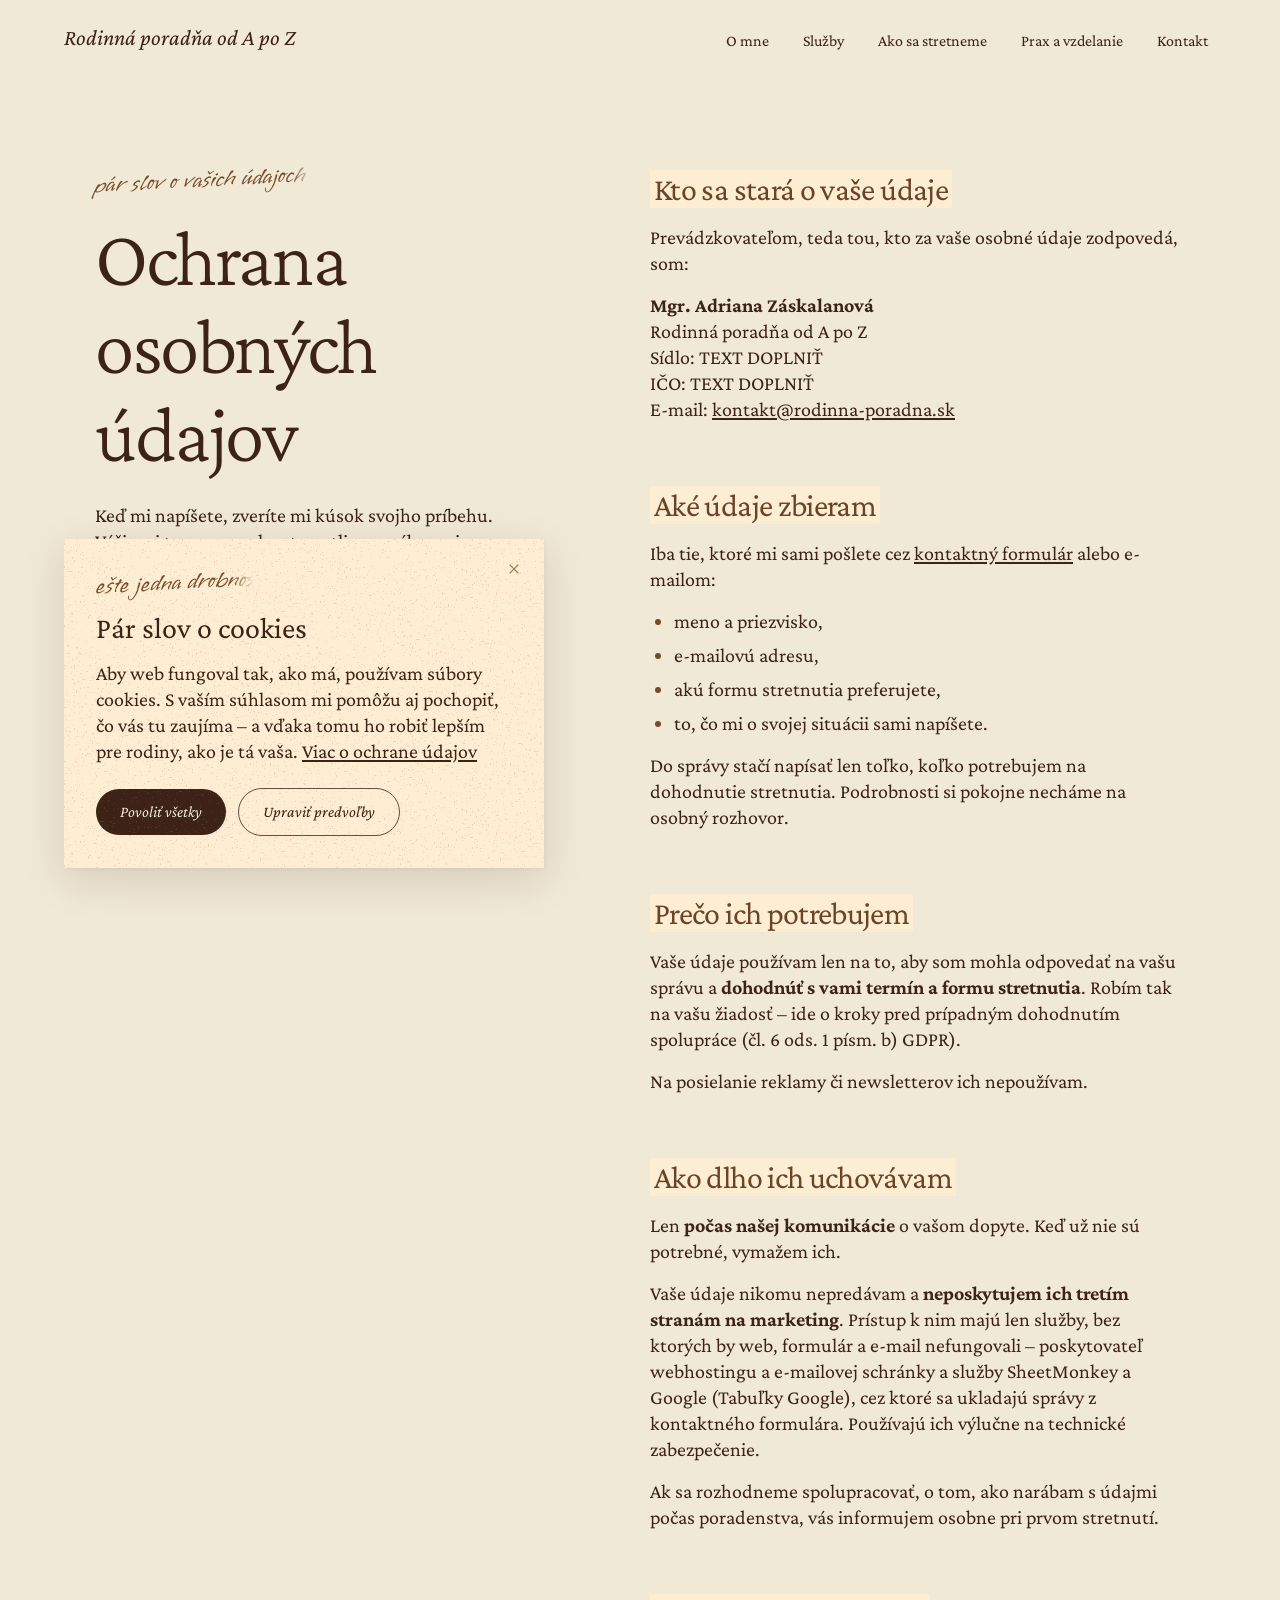
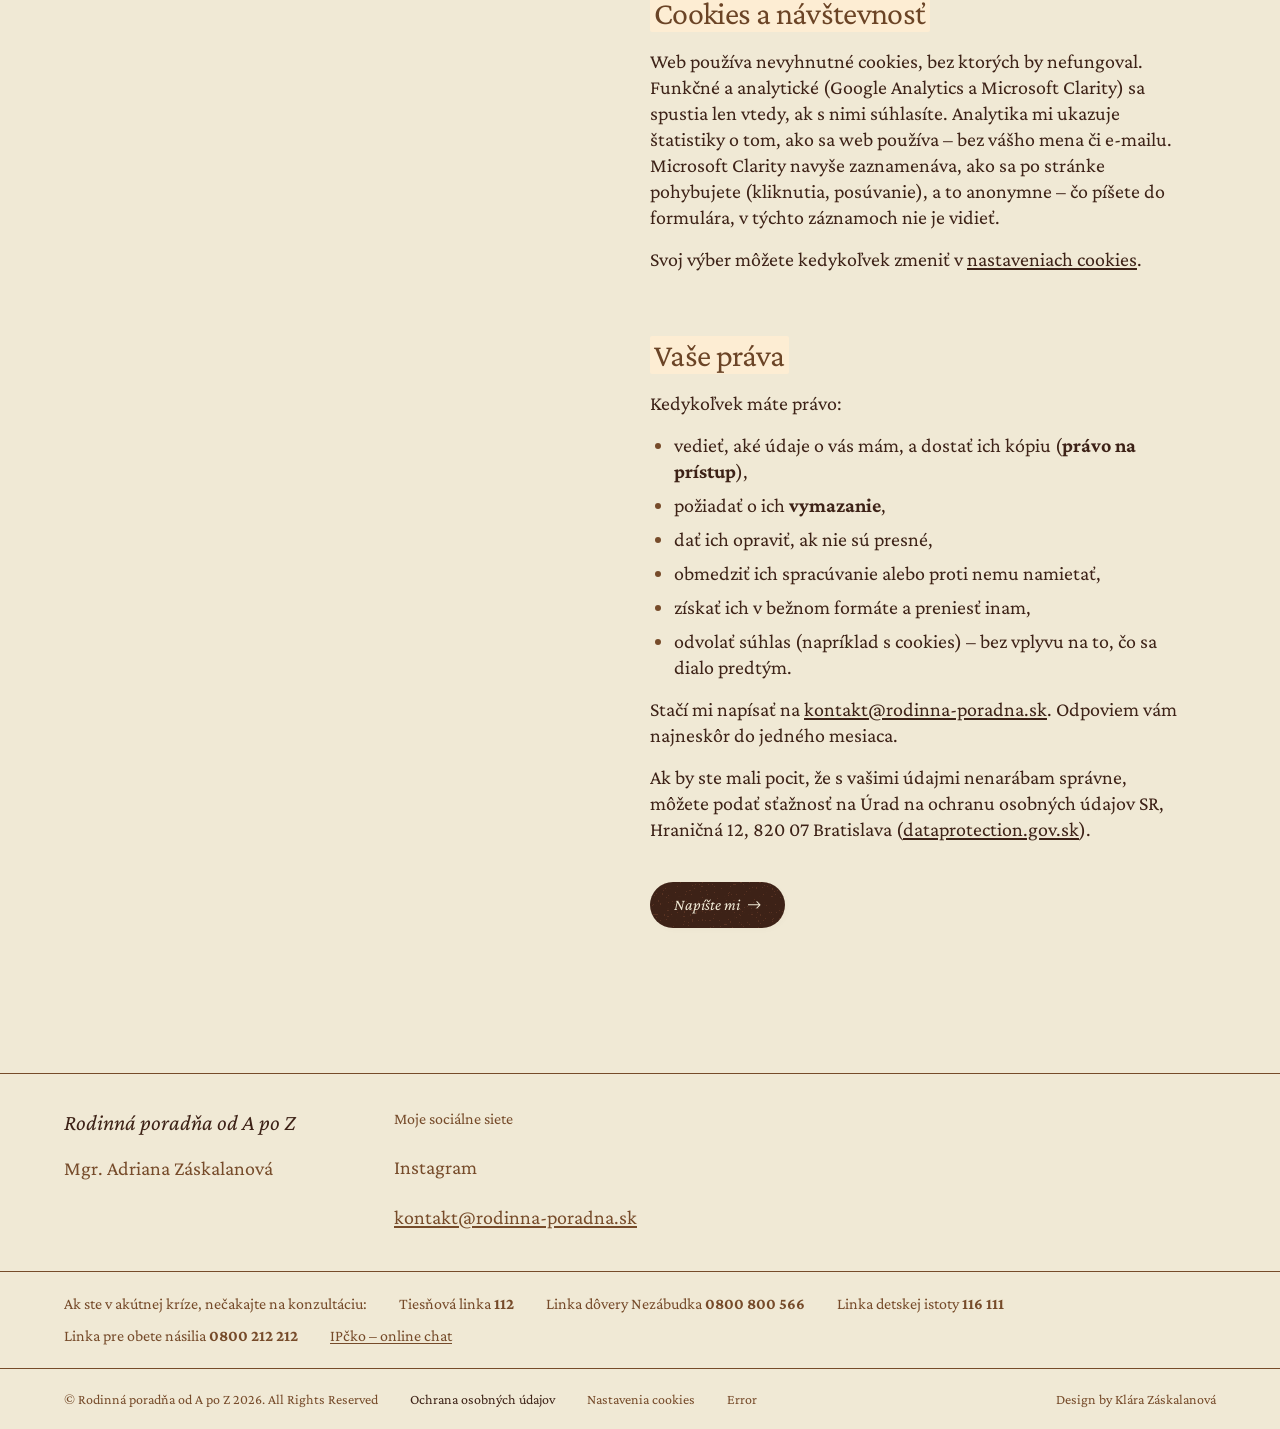
<file: gdpr.html>
<!-- ZÁKLADNÁ KOSTRA START -->
<!DOCTYPE html>
<html lang="sk">
<head>
  <meta charset="UTF-8">
  <!-- Google tag (gtag.js) START -->
  <script>
    window.dataLayer = window.dataLayer || [];
    function gtag(){dataLayer.push(arguments);}
    // Consent Mode: bez súhlasu s analytickými cookies Google neukladá cookies (súhlas z lišty cookies)
    let savedConsent = null;
    try { savedConsent = JSON.parse(localStorage.getItem('cookie-consent')); } catch (e) {}
    gtag('consent', 'default', {
      analytics_storage: savedConsent && savedConsent.analytics ? 'granted' : 'denied',
      ad_storage: 'denied', ad_user_data: 'denied', ad_personalization: 'denied',
      wait_for_update: 500
    });
  </script>
  <script async src="https://www.googletagmanager.com/gtag/js?id=G-PZQ82X76KK"></script>
  <script>
    gtag('js', new Date());
    gtag('config', 'G-PZQ82X76KK');
    // Zmena voľby v lište cookies
    document.addEventListener('cookie-consent', e => {
      gtag('consent', 'update', { analytics_storage: e.detail.analytics ? 'granted' : 'denied' });
      if (!e.detail.analytics) {
        // Súhlas odvolaný: zmazať cookies Google Analytics
        document.cookie.split(';').map(c => c.split('=')[0].trim()).filter(n => n.startsWith('_ga')).forEach(n => {
          [location.hostname, '.' + location.hostname].forEach(d => document.cookie = `${n}=; expires=Thu, 01 Jan 1970 00:00:00 GMT; path=/; domain=${d}`);
          document.cookie = `${n}=; expires=Thu, 01 Jan 1970 00:00:00 GMT; path=/`;
        });
      }
    });
  </script>
  <!-- Google tag (gtag.js) END -->
  <!-- MICROSOFT CLARITY START -->
  <script>
    // Microsoft Clarity (heatmapy a nahrávky návštev) – načíta sa len so súhlasom s analytickými cookies
    (() => {
      let loaded = false;
      const load = () => {
        if (loaded) return;
        loaded = true;
        (function(c,l,a,r,i,t,y){
          c[a]=c[a]||function(){(c[a].q=c[a].q||[]).push(arguments)};
          t=l.createElement(r);t.async=1;t.src="https://www.clarity.ms/tag/"+i;
          y=l.getElementsByTagName(r)[0];y.parentNode.insertBefore(t,y);
        })(window, document, "clarity", "script", "ypulxy8fex");
        clarity('consent');
      };
      let saved = null;
      try { saved = JSON.parse(localStorage.getItem('cookie-consent')); } catch (e) {}
      if (saved && saved.analytics) load();
      // Zmena voľby v lište cookies
      document.addEventListener('cookie-consent', e => {
        if (e.detail.analytics) return load();
        // Súhlas odvolaný: Clarity prestane zbierať a zmažú sa jeho cookies
        if (loaded) clarity('consent', false);
        ['_clck', '_clsk'].forEach(n => ['', location.hostname, '.' + location.hostname].forEach(d =>
          document.cookie = `${n}=; expires=Thu, 01 Jan 1970 00:00:00 GMT; path=/` + (d ? `; domain=${d}` : '')));
      });
    })();
  </script>
  <!-- MICROSOFT CLARITY END -->
  <meta name="viewport" content="width=device-width, initial-scale=1.0, viewport-fit=cover">
  <meta name="theme-color" content="#F0E9D5">
  <title>Ochrana osobných údajov – Rodinná poradňa od A po Z</title>
  <meta name="description" content="Ako Rodinná poradňa od A po Z narába s vašimi osobnými údajmi – aké údaje zbiera, prečo, ako dlho ich uchováva a aké máte práva.">

  <!-- IKONKA A NÁHĽAD PRI ZDIEĽANÍ START -->
  <link rel="icon" type="image/svg+xml" href="images/favicon.svg">
  <link rel="apple-touch-icon" href="images/apple-touch-icon.png">
  <!-- Náhľad pri zdieľaní odkazu (Messenger, iMessage, WhatsApp…) – adresy musia byť úplné, s doménou -->
  <meta property="og:type" content="website">
  <meta property="og:site_name" content="Rodinná poradňa od A po Z">
  <meta property="og:locale" content="sk_SK">
  <meta property="og:url" content="https://mwebbb.vercel.app/gdpr.html">
  <meta property="og:title" content="Ochrana osobných údajov – Rodinná poradňa od A po Z">
  <meta property="og:description" content="Aké údaje zbieram, prečo ich potrebujem, ako dlho ich uchovávam a aké máte práva.">
  <meta property="og:image" content="https://mwebbb.vercel.app/images/og-image.png">
  <meta property="og:image:type" content="image/png">
  <meta property="og:image:width" content="1200">
  <meta property="og:image:height" content="630">
  <meta property="og:image:alt" content="Rodinná poradňa od A po Z – Sprevádzam rodiny náročnými obdobiami. Mgr. Adriana Záskalanová">
  <meta name="twitter:card" content="summary_large_image">
  <meta name="twitter:title" content="Ochrana osobných údajov – Rodinná poradňa od A po Z">
  <meta name="twitter:description" content="Aké údaje zbieram, prečo ich potrebujem, ako dlho ich uchovávam a aké máte práva.">
  <meta name="twitter:image" content="https://mwebbb.vercel.app/images/og-image.png">
  <!-- IKONKA A NÁHĽAD PRI ZDIEĽANÍ END -->

  <!-- FONT START -->
  <link rel="preconnect" href="https://fonts.googleapis.com">
  <link rel="preconnect" href="https://fonts.gstatic.com" crossorigin>
  <link href="https://fonts.googleapis.com/css2?family=Crimson+Pro:ital,wght@0,200..900;1,200..900&family=Vujahday+Script&display=swap" rel="stylesheet">
  <style>
    body { font-family: 'Crimson Pro', serif; }
    .font-script { font-family: 'Vujahday Script', cursive; }
  </style>
  <!-- FONT END -->


    <!-- ZRNITÁ TEXTÚRA START -->
  <style>
    .grain { position: relative; isolation: isolate; }
    .grain::after {
      content: ""; position: absolute; inset: 0; z-index: -1; pointer-events: none; border-radius: inherit;
      background-image: url("data:image/svg+xml,%3Csvg xmlns='http://www.w3.org/2000/svg' width='240' height='240'%3E%3Cfilter id='n' x='0' y='0' width='100%25' height='100%25' color-interpolation-filters='sRGB'%3E%3CfeTurbulence type='fractalNoise' baseFrequency='0.5' numOctaves='3' stitchTiles='stitch' seed='3585'/%3E%3CfeColorMatrix type='luminanceToAlpha' result='a'/%3E%3CfeComponentTransfer in='a' result='m1'%3E%3CfeFuncA type='discrete' tableValues='0 0 0 0 0 0 0 0 0 0 0 0 0 0 0 0 1 1 1 1 1 1 1 1 1 1 1 1 1 1 1 1 1 1 0 0 0 0 0 0 0 0 0 0 0 0 0 0 0 0 0 0 0 0 0 0 0 0 0 0 0 0 0 0 0 0 0 0 0 0 0 0 0 0 0 0 0 0 0 0 0 0 0 0 0 0 0 0 0 0 0 0 0 0 0 0 0 0 0 0'/%3E%3C/feComponentTransfer%3E%3CfeComponentTransfer in='a' result='m2'%3E%3CfeFuncA type='discrete' tableValues='0 0 0 0 0 0 0 0 0 0 0 0 0 0 0 0 0 0 0 0 0 0 0 0 0 0 0 0 0 0 0 0 0 0 0 0 0 0 0 0 0 0 0 0 0 0 0 0 0 0 0 0 0 0 0 0 0 0 0 0 0 0 0 0 0 0 1 1 1 1 1 1 1 1 1 1 1 1 1 1 1 1 1 1 0 0 0 0 0 0 0 0 0 0 0 0 0 0 0 0'/%3E%3C/feComponentTransfer%3E%3CfeFlood flood-color='rgb(194,116,78)' flood-opacity='0.2'/%3E%3CfeComposite in2='m1' operator='in' result='c1'/%3E%3CfeFlood flood-color='rgb(118,75,42)' flood-opacity='0.04'/%3E%3CfeComposite in2='m2' operator='in' result='c2'/%3E%3CfeMerge%3E%3CfeMergeNode in='c1'/%3E%3CfeMergeNode in='c2'/%3E%3C/feMerge%3E%3C/filter%3E%3Crect width='100%25' height='100%25' filter='url(%23n)'/%3E%3C/svg%3E");
    }
  </style>
  <!-- ZRNITÁ TEXTÚRA END -->
  <!-- FOCUS START -->
  <!-- Viditeľný rámik pri ovládaní klávesnicou (Tab); myš ani dotyk ho nezobrazia. Tmavá čiara s krémovým lemom je vidieť na každom pozadí. -->
  <style>
    :is(a, button, summary, [tabindex]:not([tabindex="-1"])):focus-visible { outline: 2px solid #3D2217; outline-offset: 2px; box-shadow: 0 0 0 6px #F0E9D5; }
  </style>
  <!-- FOCUS END -->

  <!-- APPLE DOLADENIE START -->
  <!-- Prelínanie pri prechode medzi stránkami, bezpečné okraje iPhonu (výrez, spodná lišta) a vyšší kontrast pre toho, kto si ho zapne v systéme. Bežne sa vzhľad nemení. -->
  <style>
    @media (prefers-reduced-motion: no-preference) {
      @view-transition { navigation: auto; }
      /* Prechod medzi stránkami v štýle iOS: stará stránka sa jemne vzdiali a zosvetlí, nová sa vynorí zdola; hlavička ostáva stáť */
      ::view-transition { background: #F0E9D5; }
      #site-header { view-transition-name: hlavicka; }
      #site-header:has(#mobile-menu.flex) { view-transition-name: none; } /* z otvoreného menu odíde celá obrazovka naraz */
      ::view-transition-old(root) { animation: vt-out .3s cubic-bezier(.4,0,1,1) both; }
      ::view-transition-new(root) { animation: vt-in .55s cubic-bezier(.22,1,.36,1) .1s both; }
      ::view-transition-group(hlavicka) { animation-duration: .5s; animation-timing-function: cubic-bezier(.32,.72,0,1); }
      @keyframes vt-out { to { opacity: 0; scale: .98; translate: 0 -10px; } }
      @keyframes vt-in { from { opacity: 0; translate: 0 18px; } }
      /* Prehliadače bez prechodu (staršie iPhony, Firefox): stránka pred odchodom jemne zmizne (skript nižšie) */
      html.page-leave body { opacity: 0; translate: 0 -10px; transition: opacity .25s cubic-bezier(.4,0,1,1), translate .25s cubic-bezier(.4,0,1,1); }
    }
    /* Pozadie aj pod stránkou – pri načítaní nebliká biela */
    html { background-color: #F0E9D5; }
    /* Stránka siaha až po okraj displeja (viewport-fit=cover) – obsah a prilepené prvky sa vyhnú výrezu a spodnej lište; na bežnom displeji je to 0 */
    body { padding-left: env(safe-area-inset-left); padding-right: env(safe-area-inset-right); }
    #mobile-menu { padding: 0 env(safe-area-inset-right) env(safe-area-inset-bottom) env(safe-area-inset-left); }
    #cookie-banner { bottom: max(1rem, env(safe-area-inset-bottom)); left: max(1rem, env(safe-area-inset-left)); right: max(1rem, env(safe-area-inset-right)); }
    @media (min-width: 768px) { #cookie-banner { bottom: max(2rem, env(safe-area-inset-bottom)); left: max(2rem, env(safe-area-inset-left)); right: auto; } }
    @media (min-width: 1024px) { #cookie-banner { left: max(4rem, env(safe-area-inset-left)); } }
    /* Systémové „Zvýšiť kontrast“ */
    /* Označený text vo farbách webu (ružová, tmavé písmo – čitateľné na svetlom aj tmavom pozadí) */
    ::selection { background: #F1D1E7; color: #3D2217; }
    @media (prefers-contrast: more) {
      input, textarea { border-color: #644E45 !important; }
      ::placeholder { color: #764B2A !important; }
      .opacity-70 { opacity: 1 !important; }
      #otazky details, #formular-dakujem, .bg-yellow-50.grain { outline: 1px solid #644E45; outline-offset: -1px; }
      :is(a, button, summary, [tabindex]:not([tabindex="-1"])):focus-visible { outline-width: 3px; }
    }
  </style>
  <script>
    // Odchod zo stránky tam, kde prehliadač nevie prechod medzi stránkami (staršie iPhony, Firefox)
    if (!('onpagereveal' in window) && matchMedia('(prefers-reduced-motion: no-preference)').matches) {
      document.addEventListener('click', e => {
        const a = e.target.closest('a[href]');
        if (!a || e.defaultPrevented || e.button || e.metaKey || e.ctrlKey || e.shiftKey || e.altKey || a.target || a.hasAttribute('download')) return;
        const url = new URL(a.href, location.href);
        if (url.origin !== location.origin || (url.pathname === location.pathname && url.search === location.search)) return;
        e.preventDefault();
        document.documentElement.classList.add('page-leave');
        setTimeout(() => { location.href = url.href; }, 250);
      });
      // návrat tlačidlom Späť – stránka z pamäte sa ukáže hneď
      addEventListener('pageshow', e => { if (e.persisted) document.documentElement.classList.remove('page-leave'); });
    }
  </script>
  <!-- APPLE DOLADENIE END -->
  <!-- RUČNÉ PÍSMO START -->
  <!-- Ručne písané popisky (.font-script) sa pri zobrazení „dopíšu“ rukou – zľava doprava, riadok po riadku. Rovnaký blok na všetkých stránkach. -->
  <style>
    /* obal textu: o kúsok väčší (aby sa neorezali ťahy písma), rozloženie sa nemení */
    .hand { display: inline-block; padding: .35em .5em; margin: -.35em -.5em; }
    .hand-anim .font-script:not(.hand-ready) { visibility: hidden; }
    /* písanie je samo osebe objavenie – popisok sa už navyše nevynára (priehľadnosť/posun by natočený text v Chrome rozmazali) */
    .hand-anim .font-script { opacity: 1 !important; translate: none !important; transition: none !important; }
    .hand-anim .font-script:not(.hand-done) > .hand { -webkit-mask-image: linear-gradient(transparent, transparent); mask-image: linear-gradient(transparent, transparent); }
  </style>
  <script>
    if (!matchMedia('(prefers-reduced-motion: reduce)').matches && 'IntersectionObserver' in window && CSS.supports('(mask-image: none) or (-webkit-mask-image: none)')) (() => {
      const html = document.documentElement;
      html.classList.add('hand-anim');
      setTimeout(() => { if (!window.handReady) html.classList.remove('hand-anim'); }, 4000); // poistka
      // jemný rozbeh a dobeh len na začiatku a konci celého popisku – medzi riadkami pero nespomaľuje
      const pace = t => .6 * t + .4 * (.5 - Math.cos(Math.PI * t) / 2);
      const write = span => {
        const p = span.parentElement;
        // riadky textu sa zmerajú bez natočenia popisku (len na okamih, nič sa nevykreslí)
        const keep = p.style.transform;
        p.style.transform = 'none';
        const box = span.getBoundingClientRect();
        const range = document.createRange();
        range.selectNodeContents(span);
        const lines = [];
        for (const r of range.getClientRects()) {
          if (r.width < 1) continue;
          const l = lines.find(l => Math.abs(l.top - r.top) < r.height / 2);
          if (l) { l.x0 = Math.min(l.x0, r.left); l.x1 = Math.max(l.x1, r.right); }
          else lines.push({ top: r.top, x0: r.left, x1: r.right });
        }
        p.style.transform = keep;
        if (!lines.length) { p.classList.add('hand-done'); return; }
        lines.sort((a, b) => a.top - b.top);
        const W = box.width, H = box.height, S = 22, jump = 14; // S = mäkký hrot pera, jump = presun na ďalší riadok
        let c = 0;
        const parts = lines.map((l, i) => {
          const y = i ? l.top - box.top : 0, y2 = i < lines.length - 1 ? lines[i + 1].top - box.top : H;
          const part = { y, h: y2 - y, x0: l.x0 - box.left, len: l.x1 - l.x0 + S, at: c };
          c += part.len + jump;
          return part;
        });
        const D = c - jump;
        // tempo písania: ~65 ms na písmeno (celý popisok 0,7–2,4 s), pero ide stále rovnako rýchlo cez všetky riadky
        const T = Math.min(2400, Math.max(700, span.textContent.trim().length * 65));
        const set = (k, v) => { span.style[k] = v; span.style['webkit' + k[0].toUpperCase() + k.slice(1)] = v; };
        // každý riadok má vlastnú masku: čierna = vidno; mäkký okraj (hrot pera) ide po skutočnom texte riadku
        set('maskImage', parts.map(() => `linear-gradient(90deg, #000 ${W}px, transparent ${W + S}px)`).join(','));
        set('maskRepeat', 'no-repeat');
        set('maskSize', parts.map(q => `${2 * W + S}px ${q.h}px`).join(','));
        let t0;
        const frame = now => {
          t0 ??= now;
          const t = Math.min(1, (now - t0) / T), d = pace(t) * D;
          set('maskPosition', parts.map(q => `${q.x0 + Math.min(q.len, Math.max(0, d - q.at)) - W - S}px ${q.y}px`).join(','));
          if (t < 1) return requestAnimationFrame(frame);
          ['maskImage', 'maskRepeat', 'maskSize', 'maskPosition'].forEach(k => set(k, ''));
          p.classList.add('hand-done');
        };
        frame(performance.now()); // hneď skrytý presne podľa riadkov
        requestAnimationFrame(frame);
      };
      addEventListener('DOMContentLoaded', () => {
        window.handReady = true;
        const io = new IntersectionObserver(entries => entries.forEach(e => {
          if (!e.isIntersecting) return;
          io.unobserve(e.target);
          const p = e.target;
          // začne, keď sa popisok objaví (rešpektuje oneskorenie úvodu / objavovania pri scrollovaní)
          (document.fonts ? document.fonts.ready : Promise.resolve()).then(() => requestAnimationFrame(() => {
            const d = parseFloat(p.style.getPropertyValue('--hero-delay') || p.style.getPropertyValue('--reveal-delay') || p.style.getPropertyValue('--d')) || 0;
            setTimeout(() => write(p.firstElementChild), d * .6); // začne ešte počas objavovania
          }));
        }), { threshold: .5 });
        document.querySelectorAll('.font-script').forEach(p => {
          const span = document.createElement('span');
          span.className = 'hand';
          span.append(...p.childNodes);
          p.append(span);
          p.classList.add('hand-ready');
          io.observe(p);
        });
      });
    })();
  </script>
  <!-- RUČNÉ PÍSMO END -->
  <!-- ANIMÁCIE START -->
  <style>
    html { scroll-behavior: smooth; }
    :root { interpolate-size: allow-keywords; }
    /* Jemné objavenie pri scrollovaní (pridáva JS, bez JS je všetko viditeľné) */
    /* Hover farby (tlačidlá, karty) bežia vždy hneď a rýchlo – oneskorenie má len samotné objavenie */
    .reveal-anim .reveal {
      opacity: 0; translate: 0 24px;
      transition-property: opacity, translate, color, background-color, border-color;
      transition-duration: .6s, .6s, .15s, .15s, .15s;
      transition-timing-function: cubic-bezier(.22,1,.36,1), cubic-bezier(.22,1,.36,1), cubic-bezier(.4,0,.2,1), cubic-bezier(.4,0,.2,1), cubic-bezier(.4,0,.2,1);
      transition-delay: var(--reveal-delay, 0ms), var(--reveal-delay, 0ms), 0s, 0s, 0s;
    }
    .reveal-anim .reveal.reveal--fade { translate: none; transition-duration: .8s, .8s, .15s, .15s, .15s; }
    .reveal-anim .reveal.is-visible { opacity: 1; translate: 0 0; }
    /* Plynulé rozbalenie kariet a otázok */
    details { transition: background-color .3s ease; }
    details::details-content { block-size: 0; overflow: clip; transition: block-size .45s cubic-bezier(.22,1,.36,1), content-visibility .45s allow-discrete; }
    details[open]::details-content { block-size: auto; }
    /* „Viac informácií“ – obsah sa jemne objaví */
    div:has(+ [data-more][aria-expanded="true"]) { animation: fade-up .5s cubic-bezier(.22,1,.36,1); }
    /* Ružové karty v Službách – pomalšia, plynulá kaskáda */
    .reveal-anim .reveal.reveal--card { /* bez posunu – medzery medzi kartami ostávajú stále rovnaké */
      translate: none;
      transition-property: opacity, filter, background-color;
      transition-duration: 1s, .9s, .15s;
      transition-timing-function: cubic-bezier(.33,1,.68,1), cubic-bezier(.33,1,.68,1), cubic-bezier(.4,0,.2,1);
      transition-delay: var(--reveal-delay, 0ms), var(--reveal-delay, 0ms), 0s;
    }
    .reveal-anim .reveal.reveal--card.is-visible { filter: none; }
    /* Úvod stránky – skrytý už pred prvým vykreslením, potom jemne dosadne */
    .hero-anim :is(#uvod h1, #uvod h1 ~ *, #uvod img + p, #prax h1, #prax .font-script, #prax div:has(> p + svg)) {
      opacity: 0; translate: 0 28px;
      transition: opacity 1s cubic-bezier(.16,1,.3,1), translate 1.2s cubic-bezier(.16,1,.3,1), filter 1s cubic-bezier(.16,1,.3,1);
      transition-delay: var(--hero-delay, 0ms);
    }
    .hero-anim :is(#uvod img, #prax img) { opacity: 0; transition: opacity .6s cubic-bezier(.16,1,.3,1); transition-delay: var(--hero-delay, 0ms); }
    .hero-in :is(#uvod h1, #uvod h1 ~ *, #uvod img, #uvod img + p, #prax h1, #prax img, #prax .font-script, #prax div:has(> p + svg)) { opacity: 1; translate: 0 0; filter: none; }
    /* Mobilné menu */
    #mobile-menu.flex { animation: fade-in .3s ease-out; }
    #mobile-menu.flex nav a { animation: fade-up .5s cubic-bezier(.22,1,.36,1) backwards; }
    #mobile-menu.flex nav a:nth-child(2) { animation-delay: 50ms; }
    #mobile-menu.flex nav a:nth-child(3) { animation-delay: 100ms; }
    #mobile-menu.flex nav a:nth-child(4) { animation-delay: 150ms; }
    #mobile-menu.flex nav a:nth-child(5) { animation-delay: 200ms; }
    @keyframes fade-in { from { opacity: 0; } }
    @keyframes fade-up { from { opacity: 0; translate: 0 12px; } }
    /* Šípka v tlačidlách sa pri hoveri jemne posunie */
    a.rounded-full > svg:last-child, button.rounded-full > svg:last-child { transition: translate .3s cubic-bezier(.22,1,.36,1); }
    a.rounded-full:hover > svg:last-child, button.rounded-full:not([data-cookie-reject]):hover > svg:last-child { translate: 3px 0; }
    /* Kto má v systéme vypnuté animácie, nič sa nehýbe */
    @media (prefers-reduced-motion: reduce) {
      html { scroll-behavior: auto; }
      *, *::before, *::after, ::details-content { animation: none !important; transition: none !important; }
      .reveal { opacity: 1; translate: none; }
    }
  </style>
  <script>
    // Prvky, ktoré sa objavia pri scrollovaní (jediný zoznam – používa ho aj skript na konci stránky)
    window.revealSelectors = [
      '#sluzby h2', '#sluzby h2 + p', '#sluzby details', '#sluzby a[href="formular.html"]', '#sluzby h3', '#sluzby h3 + p',
      '#o-mne .font-script', '#o-mne h2', '#o-mne h2 + p', '#o-mne img', '#o-mne .space-y-6', '#o-mne dl > div', '#o-mne dl + a',
      '#ako-sa-stretneme h2', '#ako-sa-stretneme h2 + p', '#ako-sa-stretneme .grid > div', '#ako-sa-stretneme [class*="rotate-"]',
      '#otazky .text-center > *', '#otazky details', '#otazky .bg-yellow-50',
      '#kontakt h2', '#kontakt h2 ~ *', '#kontakt .bg-accent-500',
      '#prax .gap-16 > div',
      '#vzdelanie h2', '#vzdelanie h2 + p', '#vzdelanie .grid > div',
      '#ochrana-udajov .font-script', '#ochrana-udajov h1', '#ochrana-udajov h1 ~ p', '#gdpr-obsah > div',
      'section:not([id]) h2', 'section:not([id]) h2 ~ *'
    ];
    // Úvod aj tieto prvky sa skryjú ešte pred prvým vykreslením (aby nebliklo); poistka po 4 s ukáže všetko
    if (!matchMedia('(prefers-reduced-motion: reduce)').matches && 'IntersectionObserver' in window) {
      const html = document.documentElement;
      html.classList.add('hero-anim', 'reveal-anim');
      const style = document.createElement('style');
      style.textContent = '.reveal-anim :is(' + revealSelectors.join(',') + '):not(.is-visible, .reveal-done) { opacity: 0; }';
      document.head.appendChild(style);
      setTimeout(() => { html.classList.add('hero-in'); if (!window.revealReady) html.classList.remove('reveal-anim'); }, 4000);
    }
  </script>
  <!-- ANIMÁCIE END -->
  <!-- Tailwind CSS (vygenerovaný súbor – po zmene tried spusti css-build.cmd) -->
  <link rel="stylesheet" href="styles.css">
</head>
<body class="bg-secondary-500 text-primary-500 antialiased">

  <!-- HEADER START -->
<header id="site-header" class="sticky top-0 z-50 bg-secondary-500 transition-transform duration-300">
  <div class="h-[72px] lg:h-[82px] px-4 lg:pl-16 lg:pr-[72px] flex items-center justify-between">

    <!-- Logo -->
    <a href="index.html" class="italic text-xl lg:text-[22.5px] lg:-mt-1.5 text-primary-500">Rodinná poradňa od A po Z</a>

    <!-- Menu pre PC -->
    <nav class="hidden lg:flex items-center gap-[34px] text-base text-primary-500">
      <a href="index.html#o-mne" class="-mx-2 px-2 h-[34px] inline-flex items-center rounded-lg hover:bg-accent-500 active:bg-accent-300 transition-colors">O mne</a>
      <a href="index.html#sluzby" class="-mx-2 px-2 h-[34px] inline-flex items-center rounded-lg hover:bg-accent-500 active:bg-accent-300 transition-colors">Služby</a>
      <a href="index.html#ako-sa-stretneme" class="-mx-2 px-2 h-[34px] inline-flex items-center rounded-lg hover:bg-accent-500 active:bg-accent-300 transition-colors">Ako sa stretneme</a>
      <a href="prax-a-vzdelanie.html" class="-mx-2 px-2 h-[34px] inline-flex items-center rounded-lg hover:bg-accent-500 active:bg-accent-300 transition-colors">Prax a vzdelanie</a>
      <a href="index.html#kontakt" class="-mx-2 px-2 h-[34px] inline-flex items-center rounded-lg hover:bg-accent-500 active:bg-accent-300 transition-colors">Kontakt</a>
    </nav>

    <!-- Hamburger pre mobil a tablet -->
    <button id="menu-open" aria-expanded="false" aria-controls="mobile-menu" class="relative before:absolute before:-inset-0.5 before:content-[''] lg:hidden w-10 h-10 inline-flex items-center justify-center text-primary-500" aria-label="Otvoriť menu">
      <svg xmlns="http://www.w3.org/2000/svg" width="24" height="24" viewBox="0 0 24 24" fill="none" stroke="currentColor" stroke-width="2" stroke-linecap="round" stroke-linejoin="round" class="w-7 h-7 stroke-[1.25]" aria-hidden="true"><path d="M4 5h16"/><path d="M4 12h16"/><path d="M4 19h16"/></svg>
    </button>
  </div>

  <!-- Mobilné menu (celá obrazovka) -->
  <div id="mobile-menu" role="dialog" aria-modal="true" aria-label="Menu" class="fixed inset-0 bg-secondary-500 hidden flex-col lg:hidden">
    <div class="h-[72px] px-4 flex items-center justify-between">
      <span class="italic text-xl text-primary-500">Rodinná poradňa od A po Z</span>
      <button id="menu-close" class="relative before:absolute before:-inset-0.5 before:content-[''] w-10 h-10 inline-flex items-center justify-center text-primary-500" aria-label="Zavrieť menu">
        <svg xmlns="http://www.w3.org/2000/svg" width="24" height="24" viewBox="0 0 24 24" fill="none" stroke="currentColor" stroke-width="2" stroke-linecap="round" stroke-linejoin="round" class="w-7 h-7 stroke-[1.25]" aria-hidden="true"><path d="M18 6 6 18"/><path d="m6 6 12 12"/></svg>
      </button>
    </div>
    <nav class="flex-1 flex flex-col items-center justify-center gap-[43px] text-2xl text-primary-500">
      <a href="index.html#o-mne" class="menu-link px-2 h-10 inline-flex items-center rounded-lg hover:bg-accent-500 active:bg-accent-300 transition-colors">O mne</a>
      <a href="index.html#sluzby" class="menu-link px-2 h-10 inline-flex items-center rounded-lg hover:bg-accent-500 active:bg-accent-300 transition-colors">Služby</a>
      <a href="index.html#ako-sa-stretneme" class="menu-link px-2 h-10 inline-flex items-center rounded-lg hover:bg-accent-500 active:bg-accent-300 transition-colors">Ako sa stretneme</a>
      <a href="prax-a-vzdelanie.html" class="menu-link px-2 h-10 inline-flex items-center rounded-lg hover:bg-accent-500 active:bg-accent-300 transition-colors">Prax a vzdelanie</a>
      <a href="index.html#kontakt" class="menu-link px-2 h-10 inline-flex items-center rounded-lg hover:bg-accent-500 active:bg-accent-300 transition-colors">Kontakt</a>
    </nav>
  </div>
</header>

<script>
  const menu = document.getElementById('mobile-menu');
  // Po otvorení skočí kurzor klávesnice do menu, Escape menu zavrie a kurzor sa vráti na hamburger; Tab ostáva v menu
  const menuOpen = document.getElementById('menu-open');
  const menuClose = document.getElementById('menu-close');
  menuOpen.onclick = () => { menu.classList.remove('hidden'); menu.classList.add('flex'); menuOpen.setAttribute('aria-expanded', 'true'); menuClose.focus(); };
  const closeMenu = () => { menu.classList.add('hidden'); menu.classList.remove('flex'); menuOpen.setAttribute('aria-expanded', 'false'); };
  menuClose.onclick = () => { closeMenu(); menuOpen.focus(); };
  document.addEventListener('keydown', e => {
    if (menu.classList.contains('hidden')) return;
    if (e.key === 'Escape') { closeMenu(); menuOpen.focus(); }
    if (e.key === 'Tab') {
      const items = menu.querySelectorAll('button, a'), first = items[0], last = items[items.length - 1];
      if (e.shiftKey && document.activeElement === first) { e.preventDefault(); last.focus(); }
      else if (!e.shiftKey && document.activeElement === last) { e.preventDefault(); first.focus(); }
    }
  });
  // Odkaz v mobilnom menu: skok rovno na miesto, bez plynulého posúvania
  document.querySelectorAll('.menu-link').forEach(a => a.onclick = () => {
    document.documentElement.style.scrollBehavior = 'auto';
    setTimeout(() => { document.documentElement.style.scrollBehavior = ''; }, 100);
    closeMenu();
  });

  // Pri scrollovaní dole sa celá hlavička skryje, pri pohybe hore sa znovu ukáže
  const header = document.getElementById('site-header');
  let lastY = window.scrollY;
  window.addEventListener('scroll', () => {
    const y = window.scrollY;
    if (Math.abs(y - lastY) < 5) return;
    const hide = y > lastY && y > 82 && menu.classList.contains('hidden');
    header.classList.toggle('-translate-y-full', hide);
    document.documentElement.style.setProperty('--header-h', hide ? '0px' : '82px');
    lastY = y;
  }, { passive: true });
</script>
<!-- HEADER END -->

<!-- OCHRANA ÚDAJOV SEKCIA START -->
<section id="ochrana-udajov" class="bg-secondary-500 text-primary-500">
  <div class="max-w-[1090px] mx-auto px-4 md:px-8 lg:px-0 py-12 md:py-16 lg:pt-[88px] lg:pb-[145px] grid lg:grid-cols-[1fr_535px] gap-12 md:gap-16 lg:gap-x-[88px]">

    <!-- Úvod (na PC stojí na mieste, kým sa text vpravo posúva) -->
    <div class="lg:self-start lg:sticky lg:top-[calc(var(--header-h,82px)+48px)] lg:transition-[top] lg:duration-300">
      <p class="font-script text-neutral-500 text-[20px] leading-6 lg:text-2xl md:-rotate-[3deg] md:origin-left">pár slov o vašich údajoch</p>
      <h1 class="mt-3 font-light text-[40px] leading-[1.15] md:text-[48px] md:leading-none md:tracking-[-0.02em] lg:text-[80px] lg:leading-[1.1] lg:tracking-[-0.03em]">
        Ochrana osobných údajov
      </h1>
      <p class="mt-6 max-w-[424px] text-xl leading-[1.3]">
        Keď mi napíšete, zveríte mi kúsok svojho príbehu. Vážim si to – a rovnako starostlivo narábam aj s údajmi, ktoré mi pritom poskytnete. Nájdete tu, ktoré to sú, prečo ich potrebujem a aké máte práva.
      </p>
      <p class="mt-6 text-xl leading-[1.3] text-neutral-500">Platné od 27. 9. 2026</p>
    </div>

    <!-- Obsah -->
    <div id="gdpr-obsah" class="flex flex-col gap-12 lg:gap-16">

      <div>
        <h2 class="inline-block bg-yellow-50 rounded-sm px-1 text-neutral-600 text-[28px] leading-[1.1] lg:text-[32px] lg:leading-[38px] tracking-[-0.02em]">Kto sa stará o vaše údaje</h2>
        <div class="mt-4 space-y-4 text-xl leading-[1.3]">
          <p>Prevádzkovateľom, teda tou, kto za vaše osobné údaje zodpovedá, som:</p>
          <p>
            <strong class="font-bold">Mgr. Adriana Záskalanová</strong><br>
            Rodinná poradňa od A po Z<br>
            Sídlo: TEXT DOPLNIŤ<br>
            IČO: TEXT DOPLNIŤ<br>
            E-mail: <a href="mailto:kontakt@rodinna-poradna.sk" class="underline underline-offset-2 hover:text-neutral-500 transition-colors">kontakt@rodinna-poradna.sk</a>
          </p>
        </div>
      </div>

      <div>
        <h2 class="inline-block bg-yellow-50 rounded-sm px-1 text-neutral-600 text-[28px] leading-[1.1] lg:text-[32px] lg:leading-[38px] tracking-[-0.02em]">Aké údaje zbieram</h2>
        <div class="mt-4 space-y-4 text-xl leading-[1.3]">
          <p>Iba tie, ktoré mi sami pošlete cez <a href="formular.html" class="underline underline-offset-2 hover:text-neutral-500 transition-colors">kontaktný formulár</a> alebo e-mailom:</p>
          <ul class="list-disc pl-6 space-y-2 marker:text-neutral-500">
            <li>meno a priezvisko,</li>
            <li>e-mailovú adresu,</li>
            <li>akú formu stretnutia preferujete,</li>
            <li>to, čo mi o svojej situácii sami napíšete.</li>
          </ul>
          <p>Do správy stačí napísať len toľko, koľko potrebujem na dohodnutie stretnutia. Podrobnosti si pokojne necháme na osobný rozhovor.</p>
        </div>
      </div>

      <div>
        <h2 class="inline-block bg-yellow-50 rounded-sm px-1 text-neutral-600 text-[28px] leading-[1.1] lg:text-[32px] lg:leading-[38px] tracking-[-0.02em]">Prečo ich potrebujem</h2>
        <div class="mt-4 space-y-4 text-xl leading-[1.3]">
          <p>Vaše údaje používam len na to, aby som mohla odpovedať na vašu správu a <strong class="font-bold">dohodnúť s vami termín a formu stretnutia</strong>. Robím tak na vašu žiadosť – ide o kroky pred prípadným dohodnutím spolupráce (čl. 6 ods. 1 písm. b) GDPR).</p>
          <p>Na posielanie reklamy či newsletterov ich nepoužívam.</p>
        </div>
      </div>

      <div>
        <h2 class="inline-block bg-yellow-50 rounded-sm px-1 text-neutral-600 text-[28px] leading-[1.1] lg:text-[32px] lg:leading-[38px] tracking-[-0.02em]">Ako dlho ich uchovávam</h2>
        <div class="mt-4 space-y-4 text-xl leading-[1.3]">
          <p>Len <strong class="font-bold">počas našej komunikácie</strong> o vašom dopyte. Keď už nie sú potrebné, vymažem ich.</p>
          <p>Vaše údaje nikomu nepredávam a <strong class="font-bold">neposkytujem ich tretím stranám na marketing</strong>. Prístup k nim majú len služby, bez ktorých by web, formulár a e-mail nefungovali – poskytovateľ webhostingu a e-mailovej schránky a služby SheetMonkey a Google (Tabuľky Google), cez ktoré sa ukladajú správy z kontaktného formulára. Používajú ich výlučne na technické zabezpečenie.</p>
          <p>Ak sa rozhodneme spolupracovať, o tom, ako narábam s údajmi počas poradenstva, vás informujem osobne pri prvom stretnutí.</p>
        </div>
      </div>

      <div>
        <h2 class="inline-block bg-yellow-50 rounded-sm px-1 text-neutral-600 text-[28px] leading-[1.1] lg:text-[32px] lg:leading-[38px] tracking-[-0.02em]">Cookies a návštevnosť</h2>
        <div class="mt-4 space-y-4 text-xl leading-[1.3]">
          <p>Web používa nevyhnutné cookies, bez ktorých by nefungoval. Funkčné a analytické (Google Analytics a Microsoft Clarity) sa spustia len vtedy, ak s nimi súhlasíte. Analytika mi ukazuje štatistiky o tom, ako sa web používa – bez vášho mena či e-mailu. Microsoft Clarity navyše zaznamenáva, ako sa po stránke pohybujete (kliknutia, posúvanie), a to anonymne – čo píšete do formulára, v týchto záznamoch nie je vidieť.</p>
          <p>Svoj výber môžete kedykoľvek zmeniť v <button type="button" data-cookie-settings class="underline underline-offset-2 hover:text-neutral-500 transition-colors">nastaveniach cookies</button>.</p>
        </div>
      </div>

      <div>
        <h2 class="inline-block bg-yellow-50 rounded-sm px-1 text-neutral-600 text-[28px] leading-[1.1] lg:text-[32px] lg:leading-[38px] tracking-[-0.02em]">Vaše práva</h2>
        <div class="mt-4 space-y-4 text-xl leading-[1.3]">
          <p>Kedykoľvek máte právo:</p>
          <ul class="list-disc pl-6 space-y-2 marker:text-neutral-500">
            <li>vedieť, aké údaje o vás mám, a dostať ich kópiu (<strong class="font-bold">právo na prístup</strong>),</li>
            <li>požiadať o ich <strong class="font-bold">vymazanie</strong>,</li>
            <li>dať ich opraviť, ak nie sú presné,</li>
            <li>obmedziť ich spracúvanie alebo proti nemu namietať,</li>
            <li>získať ich v bežnom formáte a preniesť inam,</li>
            <li>odvolať súhlas (napríklad s cookies) – bez vplyvu na to, čo sa dialo predtým.</li>
          </ul>
          <p>Stačí mi napísať na <a href="mailto:kontakt@rodinna-poradna.sk" class="underline underline-offset-2 hover:text-neutral-500 transition-colors">kontakt@rodinna-poradna.sk</a>. Odpoviem vám najneskôr do jedného mesiaca.</p>
          <p>Ak by ste mali pocit, že s vašimi údajmi nenarábam správne, môžete podať sťažnosť na Úrad na ochranu osobných údajov SR, Hraničná 12, 820&nbsp;07 Bratislava (<a href="https://dataprotection.gov.sk" target="_blank" rel="noopener" class="underline underline-offset-2 hover:text-neutral-500 transition-colors">dataprotection.gov.sk</a>).</p>
        </div>
        <a href="formular.html"
           class="grain mt-8 lg:mt-10 inline-flex items-center gap-2 h-[46px] px-6 rounded-full bg-primary-500 text-secondary-500 italic text-base shadow-[2px_2px_6px_rgba(0,0,0,0.02)] hover:bg-accent-500 hover:text-primary-500 active:bg-accent-600 transition-colors">
          Napíšte mi
          <svg width="13" height="8" viewBox="408 617 13 8" fill="currentColor" aria-hidden="true"><path d="M420.354 621.211C420.549 621.016 420.549 620.699 420.354 620.504L417.172 617.322C416.976 617.127 416.66 617.127 416.464 617.322C416.269 617.517 416.269 617.834 416.464 618.029L419.293 620.858L416.464 623.686C416.269 623.881 416.269 624.198 416.464 624.393C416.66 624.588 416.976 624.588 417.172 624.393L420.354 621.211ZM408 620.858V621.358H420V620.858V620.358H408V620.858Z"/></svg>
        </a>
      </div>

    </div>

  </div>
</section>
<!-- OCHRANA ÚDAJOV SEKCIA END -->

<!-- PÄTIČKA START -->
<footer class="bg-secondary-500 border-t border-neutral-500">
  <div class="px-4 md:px-8 lg:px-16 py-12 md:py-8 lg:pt-[33px] lg:pb-10 grid gap-12 md:gap-x-0 md:grid-cols-[321px_1fr] lg:grid-cols-[330px_1fr]">

    <div>
      <p class="italic text-2xl lg:text-[22.5px] text-primary-500">Rodinná poradňa od A po Z</p>
      <p class="mt-4 lg:mt-[15px] text-xl text-neutral-500">Mgr. Adriana Záskalanová</p>
    </div>

    <div class="flex flex-col items-start gap-4 lg:gap-[22px] text-xl text-neutral-500">
      <p class="text-base">Moje sociálne siete</p>
      <a href="https://www.instagram.com/rodinna_poradna_od_a_po_z/" target="_blank" rel="noopener" class="hover:text-primary-500 transition">Instagram</a>
      <a href="mailto:kontakt@rodinna-poradna.sk" class="underline underline-offset-2 hover:text-accent-600 transition-colors">kontakt@rodinna-poradna.sk</a>
    </div>
  </div>

  <!-- Krízové kontakty (nonstop a zadarmo) -->
  <div class="border-t border-neutral-500">
    <div class="px-4 md:px-8 lg:px-16 py-6 md:py-5 flex flex-col md:flex-row md:flex-wrap gap-2 md:gap-x-8 md:gap-y-2 text-base text-neutral-500">
      <p>Ak ste v akútnej kríze, nečakajte na konzultáciu:</p>
      <a href="tel:112" class="relative before:absolute before:-inset-1 before:content-[''] hover:text-primary-500 transition-colors">Tiesňová linka <strong class="font-bold">112</strong></a>
      <a href="tel:0800800566" class="relative before:absolute before:-inset-1 before:content-[''] hover:text-primary-500 transition-colors">Linka dôvery Nezábudka <strong class="font-bold">0800 800 566</strong></a>
      <a href="tel:116111" class="relative before:absolute before:-inset-1 before:content-[''] hover:text-primary-500 transition-colors">Linka detskej istoty <strong class="font-bold">116 111</strong></a>
      <a href="tel:0800212212" class="relative before:absolute before:-inset-1 before:content-[''] hover:text-primary-500 transition-colors">Linka pre obete násilia <strong class="font-bold">0800 212 212</strong></a>
      <a href="https://ipcko.sk" target="_blank" rel="noopener" class="relative before:absolute before:-inset-1 before:content-[''] underline underline-offset-2 hover:text-primary-500 transition-colors">IPčko – online chat</a>
    </div>
  </div>

  <div class="border-t border-neutral-500">
    <div class="px-4 md:px-8 lg:px-16 py-4 md:py-5 flex flex-col md:flex-row gap-4 md:gap-8 text-sm text-neutral-500">
      <p>© Rodinná poradňa od A po Z 2026. All Rights Reserved</p>
      <a href="gdpr.html" aria-current="page" class="text-primary-500 hover:text-primary-500 transition-colors">Ochrana osobných údajov</a>
      <button type="button" data-cookie-settings class="text-left hover:text-primary-500 transition-colors">Nastavenia cookies</button>
      <a href="404.html" class="hover:text-primary-500 transition-colors">Error</a> <!-- DOČASNÉ: test chybovej stránky, pred spustením zmazať -->
      <p class="md:ml-auto">Design by Klára Záskalanová</p>
    </div>
  </div>
</footer>
<!-- PÄTIČKA END -->
  <!-- COOKIES LIŠTA START -->
  <style>
    #cookie-banner { opacity: 0; translate: 0 24px; transition: opacity .8s cubic-bezier(.16,1,.3,1), translate .9s cubic-bezier(.16,1,.3,1), filter .8s cubic-bezier(.16,1,.3,1); }
    #cookie-banner.is-in { opacity: 1; translate: 0 0; filter: none; }
    #cookie-banner.is-out { opacity: 0; translate: 0 16px; transition-duration: .5s; }
    #cookie-banner [data-view]:not([hidden]) { animation: fade-up .5s cubic-bezier(.22,1,.36,1); }
  </style>
  <!-- Stmavené pozadie pri otvorených predvoľbách -->
  <div id="cookie-backdrop" class="hidden opacity-0 fixed inset-0 z-[59] bg-primary-500/40 touch-none transition-opacity duration-500" aria-hidden="true"></div>
  <div id="cookie-banner" role="region" aria-label="Súhlas s cookies" class="hidden fixed z-40 inset-x-4 bottom-4 md:inset-x-auto md:left-8 md:bottom-8 lg:left-16 md:w-[480px]">
    <div class="grain bg-yellow-50 text-primary-500 shadow-[2px_2px_4px_rgba(0,0,0,0.03),0_12px_40px_rgba(61,34,23,0.14)]">

      <!-- Krížik = pokračovať len s nevyhnutnými -->
      <button type="button" data-cookie-reject title="Pokračovať len s nevyhnutnými" aria-label="Odmietnuť voliteľné cookies a zavrieť" class="absolute top-3 right-3 z-10 w-9 h-9 before:absolute before:-inset-1 before:content-[''] inline-flex items-center justify-center rounded-full text-neutral-500 opacity-70 hover:opacity-100 hover:bg-accent-500 transition">
        <svg class="w-4 h-4" viewBox="0 0 24 24" fill="none" stroke="currentColor" stroke-width="1.75" stroke-linecap="round" aria-hidden="true"><path d="M6 6l12 12M18 6L6 18"/></svg>
      </button>

      <!-- Posúva sa len obsah karty, nie stránka -->
      <div class="max-h-[calc(100dvh-2rem)] md:max-h-[calc(100dvh-4rem)] overflow-y-auto overscroll-contain p-6 md:p-8">

        <!-- Hlavný pohľad -->
        <div data-view="main">
          <p class="font-script text-neutral-500 text-[20px] leading-6 lg:text-2xl md:-rotate-[3deg] md:origin-left">ešte jedna drobnosť</p>
          <h2 class="mt-2 pr-8 text-[28px] leading-[1.1] tracking-[-0.02em] lg:text-[30px] lg:tracking-normal">Pár slov o cookies</h2>
          <p class="mt-4 text-xl leading-[1.3]">
            Aby web fungoval tak, ako má, používam súbory cookies. S vaším súhlasom mi pomôžu aj pochopiť, čo vás tu zaujíma – a vďaka tomu ho robiť lepším pre rodiny, ako je tá vaša. <a href="gdpr.html" class="underline underline-offset-2 hover:text-neutral-500 transition-colors">Viac o ochrane údajov</a>
          </p>
          <div class="mt-6 flex flex-wrap items-center gap-3">
            <button type="button" data-cookie-accept class="grain inline-flex items-center gap-2 h-[46px] px-6 rounded-full bg-primary-500 text-secondary-500 italic text-base shadow-[2px_2px_6px_rgba(0,0,0,0.02)] hover:bg-accent-500 hover:text-primary-500 active:bg-accent-600 transition-colors">Povoliť všetky</button>
            <button type="button" data-cookie-prefs class="inline-flex items-center gap-2 h-[48px] px-6 rounded-full border border-[#644E45] text-primary-500 italic text-base shadow-[2px_2px_6px_rgba(0,0,0,0.02)] hover:bg-accent-500 hover:border-accent-500 active:bg-accent-600 active:border-accent-600 transition-colors">Upraviť predvoľby</button>
          </div>
        </div>

        <!-- Predvoľby -->
        <div data-view="prefs" hidden>
          <h2 tabindex="-1" class="pr-8 outline-none text-[28px] leading-[1.1] tracking-[-0.02em] lg:text-[30px] lg:tracking-normal">Vyberte si, čo povolíte</h2>
          <p class="mt-4 text-xl leading-[1.3]">Svoj výber môžete kedykoľvek zmeniť v pätičke webu.</p>

          <div class="mt-6 flex flex-col gap-6">
            <div>
              <div class="flex items-center justify-between gap-4">
                <p class="font-bold text-xl leading-[1.3]">Nevyhnutné</p>
                <span class="shrink-0 inline-flex items-center h-[22px] px-1.5 rounded-md bg-tertiary-300 text-neutral-600 text-sm">Vždy povolené</span>
              </div>
              <p class="mt-2 text-xl leading-[1.3]">Bez nich by web nefungoval. Zapamätajú si napríklad aj to, ako ste sa rozhodli práve teraz.</p>
            </div>

            <div>
              <div class="flex items-center justify-between gap-4">
                <p id="cookie-functional-label" class="font-bold text-xl leading-[1.3]">Funkčné</p>
                <button type="button" role="switch" aria-checked="false" data-cookie="functional" aria-labelledby="cookie-functional-label" class="group relative shrink-0 w-12 h-7 rounded-full border border-[#644E45] bg-secondary-500 aria-checked:bg-primary-500 aria-checked:border-primary-500 transition-colors duration-300">
                  <span class="absolute top-1/2 left-[3px] -translate-y-1/2 w-5 h-5 rounded-full bg-neutral-500 group-aria-checked:translate-x-5 group-aria-checked:bg-secondary-500 transition duration-300 ease-[cubic-bezier(.22,1,.36,1)]"></span>
                </button>
              </div>
              <p class="mt-2 text-xl leading-[1.3]">Umožnia doplnky, ktoré vám uľahčia návštevu – napríklad vložený kontaktný formulár – a zapamätajú si, čo ste si už raz nastavili.</p>
            </div>

            <div>
              <div class="flex items-center justify-between gap-4">
                <p id="cookie-analytics-label" class="font-bold text-xl leading-[1.3]">Analytické</p>
                <button type="button" role="switch" aria-checked="false" data-cookie="analytics" aria-labelledby="cookie-analytics-label" class="group relative shrink-0 w-12 h-7 rounded-full border border-[#644E45] bg-secondary-500 aria-checked:bg-primary-500 aria-checked:border-primary-500 transition-colors duration-300">
                  <span class="absolute top-1/2 left-[3px] -translate-y-1/2 w-5 h-5 rounded-full bg-neutral-500 group-aria-checked:translate-x-5 group-aria-checked:bg-secondary-500 transition duration-300 ease-[cubic-bezier(.22,1,.36,1)]"></span>
                </button>
              </div>
              <p class="mt-2 text-xl leading-[1.3]">Pomáhajú mi pochopiť, ako web používate – čo čítate a kde sa zastavíte. Všetko anonymne.</p>
            </div>
          </div>

          <div class="mt-8 flex flex-wrap items-center gap-3">
            <button type="button" data-cookie-save class="grain inline-flex items-center gap-2 h-[46px] px-6 rounded-full bg-primary-500 text-secondary-500 italic text-base shadow-[2px_2px_6px_rgba(0,0,0,0.02)] hover:bg-accent-500 hover:text-primary-500 active:bg-accent-600 transition-colors">Uložiť výber</button>
          </div>
        </div>

      </div>
    </div>
  </div>
  <script>
    (() => {
      const KEY = 'cookie-consent';
      const root = document.getElementById('cookie-banner');
      const views = root.querySelectorAll('[data-view]');
      const toggle = name => root.querySelector(`[data-cookie="${name}"]`);
      const read = () => { try { return JSON.parse(localStorage.getItem(KEY)); } catch (e) { return null; } };
      // Súhlas je dostupný pre ďalšie skripty (napr. analytiku): window.cookieConsent + udalosť 'cookie-consent'
      const apply = c => { window.cookieConsent = c; document.dispatchEvent(new CustomEvent('cookie-consent', { detail: c })); };
      const backdrop = document.getElementById('cookie-backdrop');
      // Pri otvorených predvoľbách: stmavené pozadie a stránka sa neposúva (posúva sa len karta)
      const lock = on => {
        const html = document.documentElement;
        if (on === html.classList.contains('cookie-lock')) return;
        html.classList.toggle('cookie-lock', on);
        if (on) {
          const bar = innerWidth - html.clientWidth;
          html.style.overflow = 'hidden';
          document.body.style.paddingRight = bar ? bar + 'px' : '';
          root.style.zIndex = 60;
          root.setAttribute('role', 'dialog');
          root.setAttribute('aria-modal', 'true');
          backdrop.classList.remove('hidden');
          requestAnimationFrame(() => requestAnimationFrame(() => backdrop.classList.remove('opacity-0')));
        } else {
          html.style.overflow = '';
          document.body.style.paddingRight = '';
          root.style.zIndex = '';
          root.setAttribute('role', 'region');
          root.removeAttribute('aria-modal');
          backdrop.classList.add('opacity-0');
          setTimeout(() => backdrop.classList.add('hidden'), 500);
        }
      };
      const show = name => {
        views.forEach(v => v.hidden = v.dataset.view !== name);
        lock(name === 'prefs');
        if (name === 'prefs') root.querySelector('[data-view="prefs"] h2').focus({ preventScroll: true });
      };
      const open = name => {
        show(name);
        root.classList.remove('hidden', 'is-out');
        requestAnimationFrame(() => requestAnimationFrame(() => root.classList.add('is-in')));
      };
      const close = () => {
        lock(false);
        root.classList.remove('is-in');
        root.classList.add('is-out');
        setTimeout(() => { root.classList.add('hidden'); root.classList.remove('is-out'); }, 500);
      };
      const save = (functional, analytics, volba) => {
        const c = { necessary: true, functional, analytics, date: new Date().toISOString() };
        try { localStorage.setItem(KEY, JSON.stringify(c)); } catch (e) {}
        apply(c);
        if (window.gtag) gtag('event', 'volba_cookies', { volba }); // do Google Analytics
        close();
      };
      root.querySelectorAll('[role="switch"]').forEach(t => t.onclick = () => t.setAttribute('aria-checked', t.getAttribute('aria-checked') !== 'true'));
      root.querySelectorAll('[data-cookie-accept]').forEach(b => b.onclick = () => save(true, true, 'všetky'));
      root.querySelector('[data-cookie-reject]').onclick = () => save(false, false, 'len nevyhnutné');
      root.querySelector('[data-cookie-prefs]').onclick = () => show('prefs');
      root.querySelector('[data-cookie-save]').onclick = () => save(toggle('functional').getAttribute('aria-checked') === 'true', toggle('analytics').getAttribute('aria-checked') === 'true', 'vlastný výber');
      // Odkaz „Nastavenia cookies“ v pätičke
      document.querySelectorAll('[data-cookie-settings]').forEach(b => b.onclick = () => {
        const c = read() || {};
        toggle('functional').setAttribute('aria-checked', !!c.functional);
        toggle('analytics').setAttribute('aria-checked', !!c.analytics);
        open('prefs');
      });
      const saved = read();
      // Lišta sa ukáže až po dobehnutí úvodnej animácie
      // Na testovanie: adresa s ?cookies (napr. index.html?cookies) zobrazí lištu vždy
      if (saved && !/[?&]cookies\b/.test(location.search)) apply(saved);
      else setTimeout(() => open('main'), document.querySelector('#uvod, #prax') ? 1800 : 600);
    })();
  </script>
  <!-- COOKIES LIŠTA END -->

  <!-- GOOGLE ANALYTICS UDALOSTI START -->
  <script>
    // Vlastné udalosti s názvami sekcií webu (v Google Analytics: Prehľady → Zapojenie → Udalosti)
    (() => {
      const track = (name, params) => gtag('event', name, params);
      const names = { uvod: 'Úvod', sluzby: 'Služby', 'o-mne': 'O mne', 'ako-sa-stretneme': 'Ako sa stretneme', otazky: 'Otázky', kontakt: 'Kontakt', prax: 'Prax', vzdelanie: 'Vzdelanie', 'ochrana-udajov': 'Ochrana osobných údajov', formular: 'Formulár' };
      const sectionOf = el => {
        if (el.closest('#cookie-banner')) return 'Cookies lišta';
        if (el.closest('header')) return 'Hlavička';
        if (el.closest('footer')) return 'Pätička';
        const s = el.closest('section');
        return s ? (names[s.id] || 'Záver') : 'Iné';
      };
      const textOf = el => (el.getAttribute('aria-label') || el.textContent).replace(/\s+/g, ' ').trim().slice(0, 100);

      // 1. Zobrazenie sekcie – keď sekcia prejde stredom obrazovky (každá raz za návštevu stránky)
      const seen = new Set();
      const io = new IntersectionObserver(entries => entries.forEach(e => {
        if (!e.isIntersecting) return;
        const name = sectionOf(e.target);
        if (seen.has(name)) return;
        seen.add(name);
        track('zobrazenie_sekcie', { sekcia: name });
        io.unobserve(e.target);
      }), { rootMargin: '-45% 0px -45% 0px' });
      document.querySelectorAll('main section, body > section, footer').forEach(s => io.observe(s));

      // 2. Hĺbka scrollovania – 25 %, 50 %, 75 %, 100 %
      const depths = [25, 50, 75, 100];
      addEventListener('scroll', () => {
        const max = document.documentElement.scrollHeight - innerHeight;
        const pct = max > 0 ? scrollY / max * 100 : 100;
        while (depths.length && pct >= depths[0] - 1) track('hlbka_scrollu', { percento: depths.shift() });
      }, { passive: true });

      // 3. Kliknutia na tlačidlá a odkazy
      document.addEventListener('click', e => {
        const el = e.target.closest('a, button');
        if (!el || el.matches('[role="switch"]')) return;
        const sekcia = sectionOf(el);
        if (el.matches('[data-more]')) {
          if (el.getAttribute('aria-expanded') === 'true') track('viac_informacii', { sekcia, nazov: textOf(el.parentElement.querySelector('h3')) });
          return;
        }
        const href = el.getAttribute('href') || '';
        if (href.startsWith('mailto:')) return track('klik_email', { sekcia, email: href.slice(7) });
        track('klik', { sekcia, text: textOf(el), ciel: href || '(tlačidlo)' });
      });

      // 4. Rozbalenie karty v Službách alebo otázky
      document.addEventListener('toggle', e => {
        const d = e.target;
        if (!(d instanceof HTMLDetailsElement) || !d.open) return;
        const nazov = textOf(d.querySelector('summary'));
        track(d.closest('#otazky') ? 'otvorenie_otazky' : 'otvorenie_sluzby', { sekcia: sectionOf(d), nazov });
      }, true);
    })();
  </script>
  <!-- GOOGLE ANALYTICS UDALOSTI END -->

  <!-- ANIMÁCIE SKRIPT START -->
  <script>
    // Úvod: počká na font, potom text postupne dosadne
    (() => {
      const hero = [
        ['#uvod img', 0], ['#uvod h1', 200], ['#uvod h1 + p', 400], ['#uvod h1 ~ a', 550], ['#uvod .hero-note', 650], ['#uvod h1 ~ .font-script', 800], ['#uvod img + p', 800],
        ['#prax img', 0], ['#prax h1', 200], ['#prax div:has(> p + svg)', 450], ['#prax .font-script', 800]
      ];
      hero.forEach(([s, d]) => document.querySelectorAll(s).forEach(el => el.style.setProperty('--hero-delay', d + 'ms')));
      const html = document.documentElement;
      const show = () => requestAnimationFrame(() => requestAnimationFrame(() => {
        html.classList.add('hero-in');
        setTimeout(() => html.classList.remove('hero-anim', 'hero-in'), 2600); // potom platia bežné hover prechody
      }));
      (document.fonts ? document.fonts.ready : Promise.resolve()).then(show, show);
    })();

    (() => {
      const html = document.documentElement;
      if (!html.classList.contains('reveal-anim')) return;
      window.revealReady = true;
      const set = new Set(document.querySelectorAll(revealSelectors.join(',')));
      // Ak sa objavuje rodič, jeho vnútro sa už samostatne neanimuje
      const items = [...set].filter(el => { for (let p = el.parentElement; p; p = p.parentElement) if (set.has(p)) { el.classList.add('reveal-done'); return false; } return true; });
      // Čo je vidno hneď pri načítaní, nabehne až po úvode
      let first = true;
      const io = new IntersectionObserver(entries => {
        const base = first && document.querySelector('#uvod, #prax') ? 600 : 0;
        first = false;
        let card = 0;
        entries.filter(e => e.isIntersecting).forEach((e, i) => {
          // Ružové karty: každá o 110 ms po predchádzajúcej (len tie, ktoré sa objavia naraz)
          const delay = base + (e.target.classList.contains('reveal--card') ? 100 + card++ * 110 : Math.min(i, 5) * 70);
          e.target.style.setProperty('--reveal-delay', delay + 'ms');
          e.target.classList.add('is-visible');
          // Po dobehnutí sa pomocné triedy odstránia (vrátia sa pôvodné hover prechody)
          const done = () => { e.target.classList.add('reveal-done'); e.target.classList.remove('reveal', 'reveal--card', 'reveal--fade', 'is-visible'); e.target.style.removeProperty('--reveal-delay'); };
          e.target.addEventListener('transitionend', ev => { if (ev.target === e.target && ev.propertyName === 'opacity') done(); });
          setTimeout(done, delay + 2000); // poistka, keby transitionend neprišiel
          io.unobserve(e.target);
        });
      }, { rootMargin: '0px 0px -8% 0px' });
      items.forEach(el => {
        el.classList.add('reveal');
        if (el.tagName === 'IMG') el.classList.add('reveal--fade');
        io.observe(el);
      });
      document.querySelectorAll('#sluzby details.reveal').forEach(el => el.classList.add('reveal--card'));
    })();
  </script>
  <!-- ANIMÁCIE SKRIPT END -->
</body>
</html>
<!-- ZÁKLADNÁ KOSTRA END -->
</file>
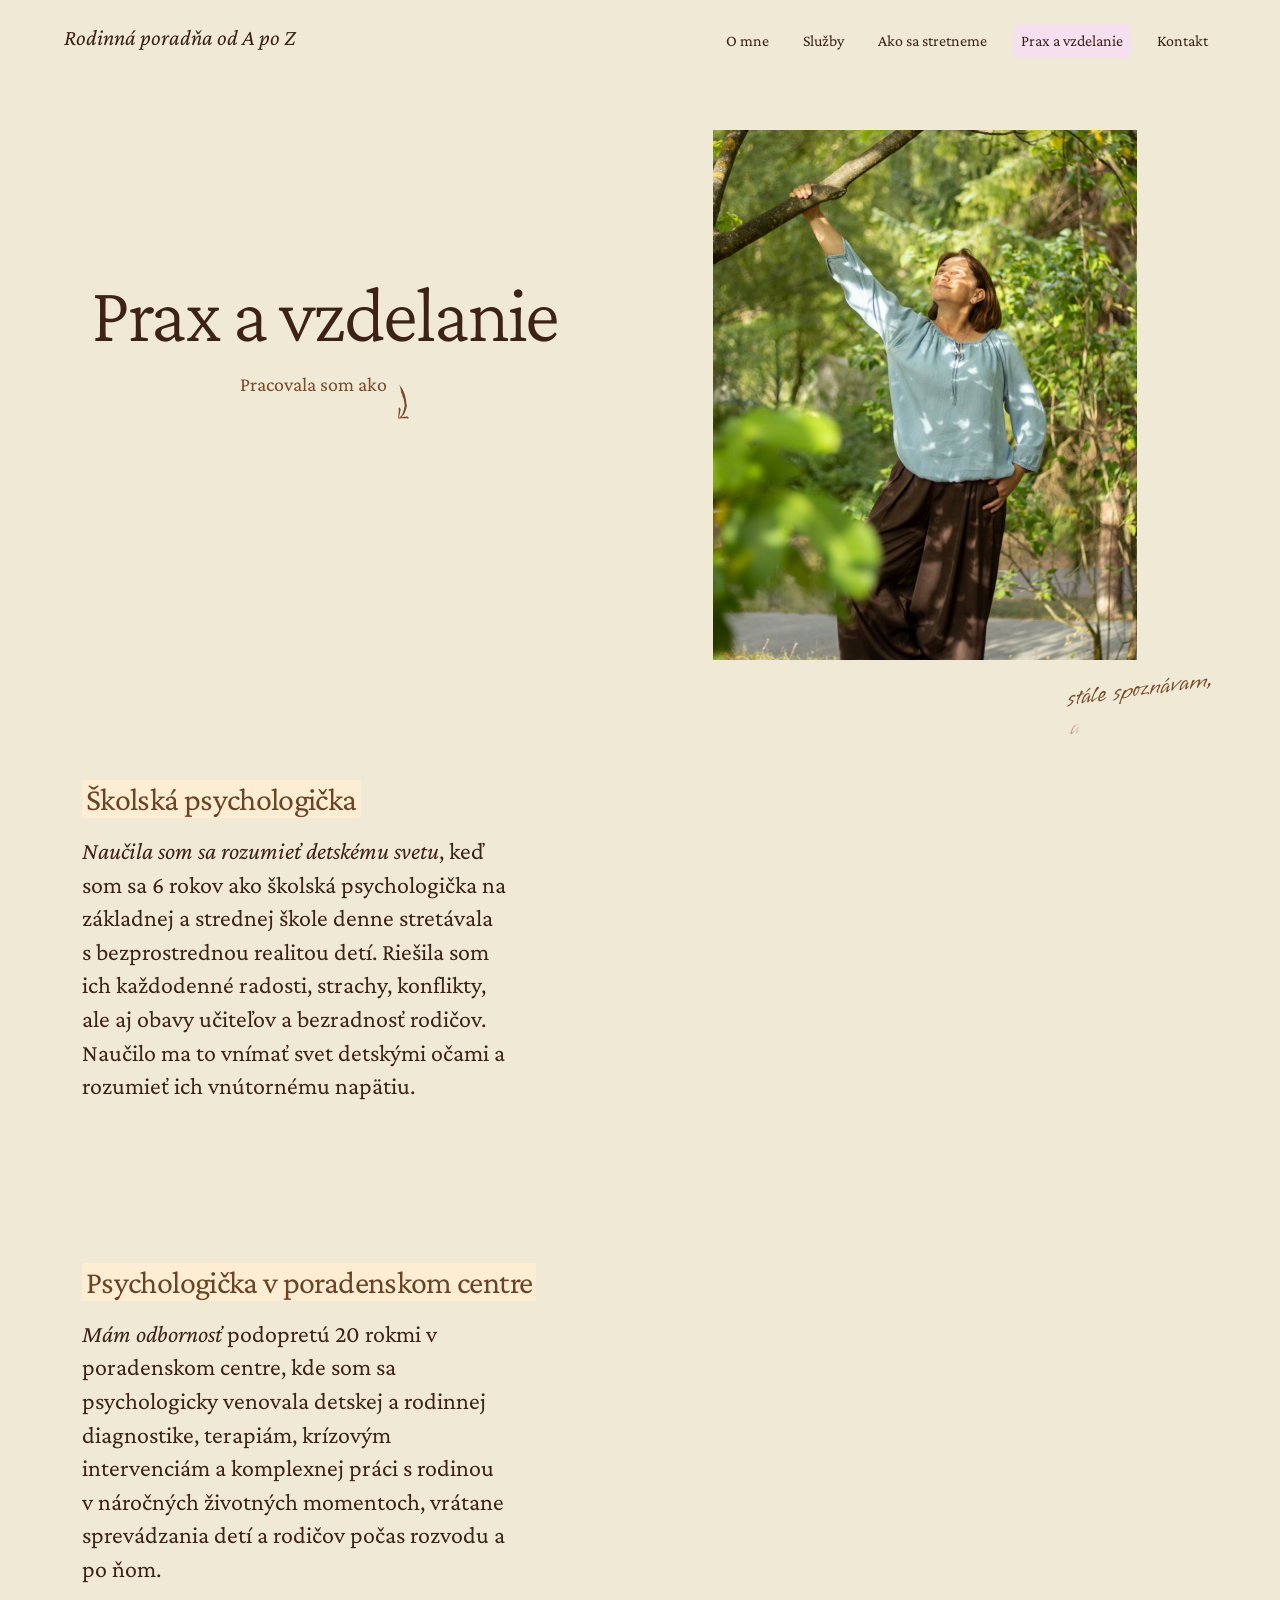
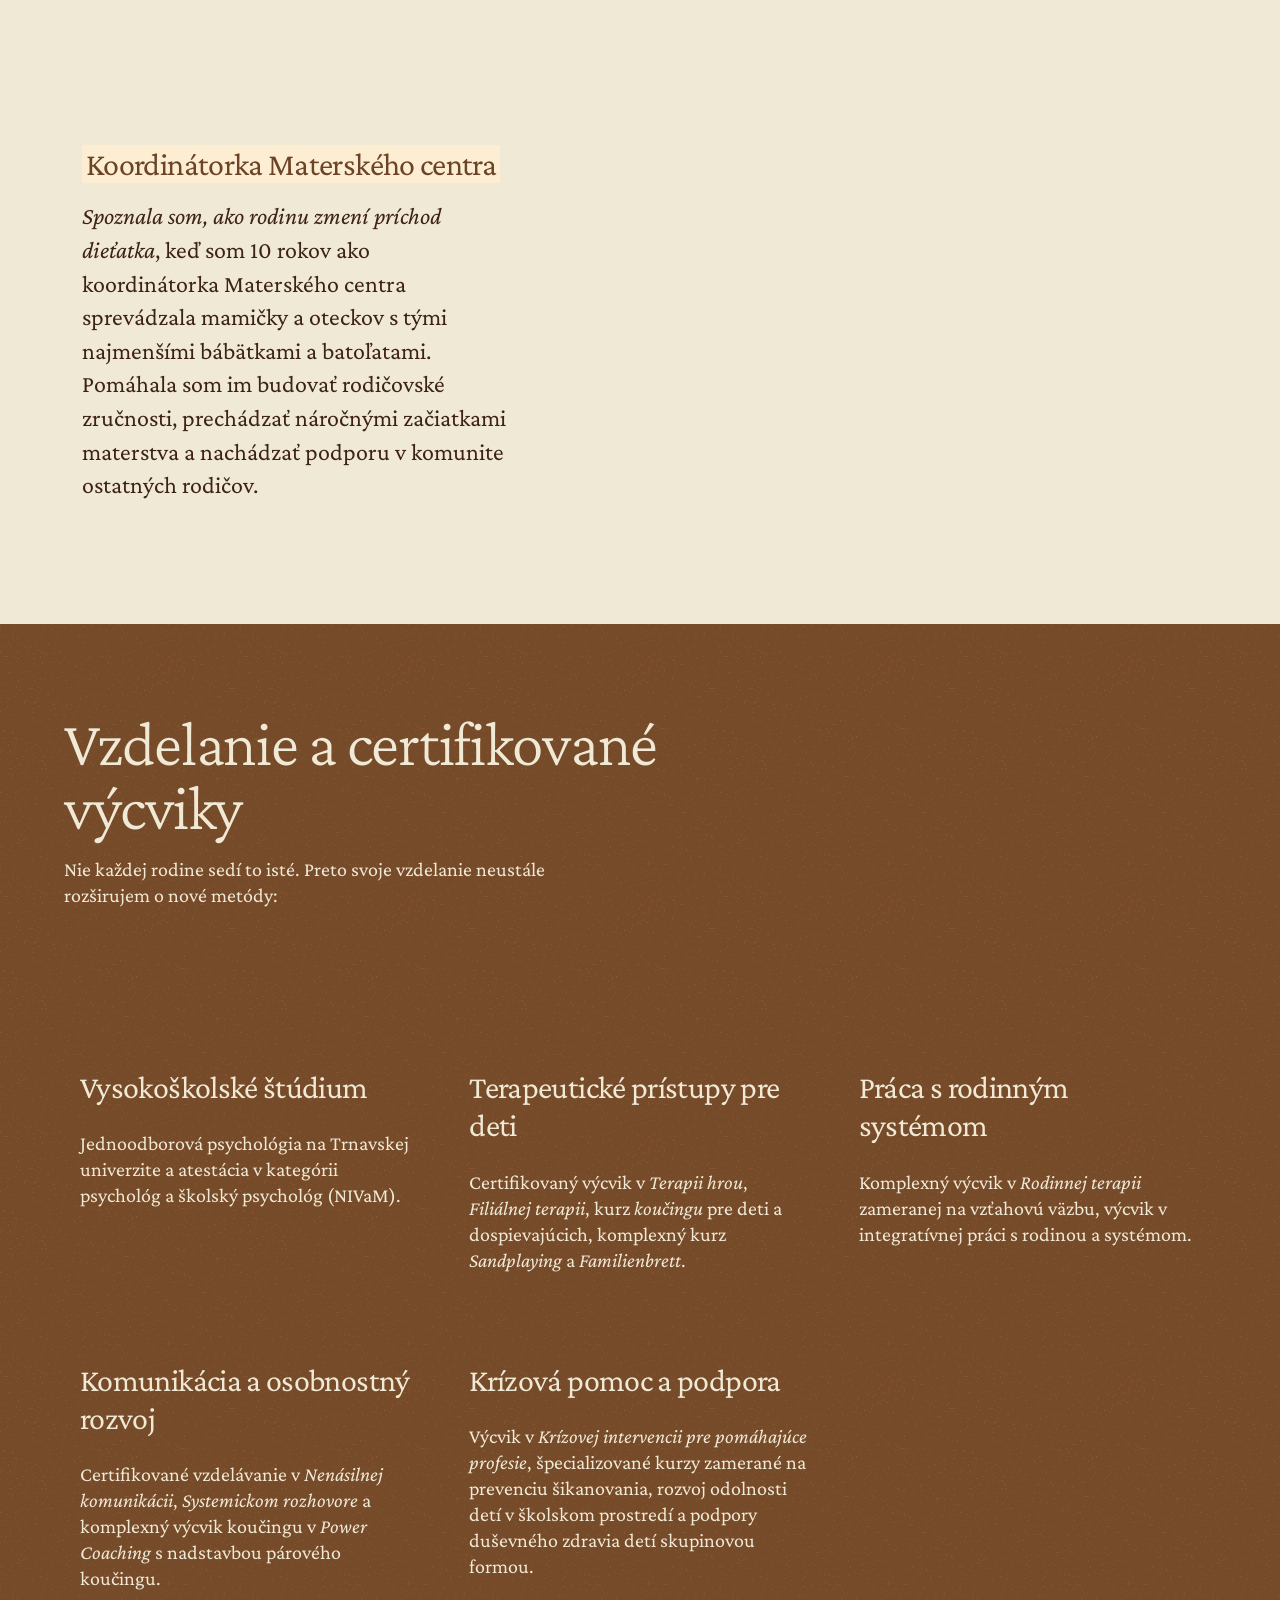
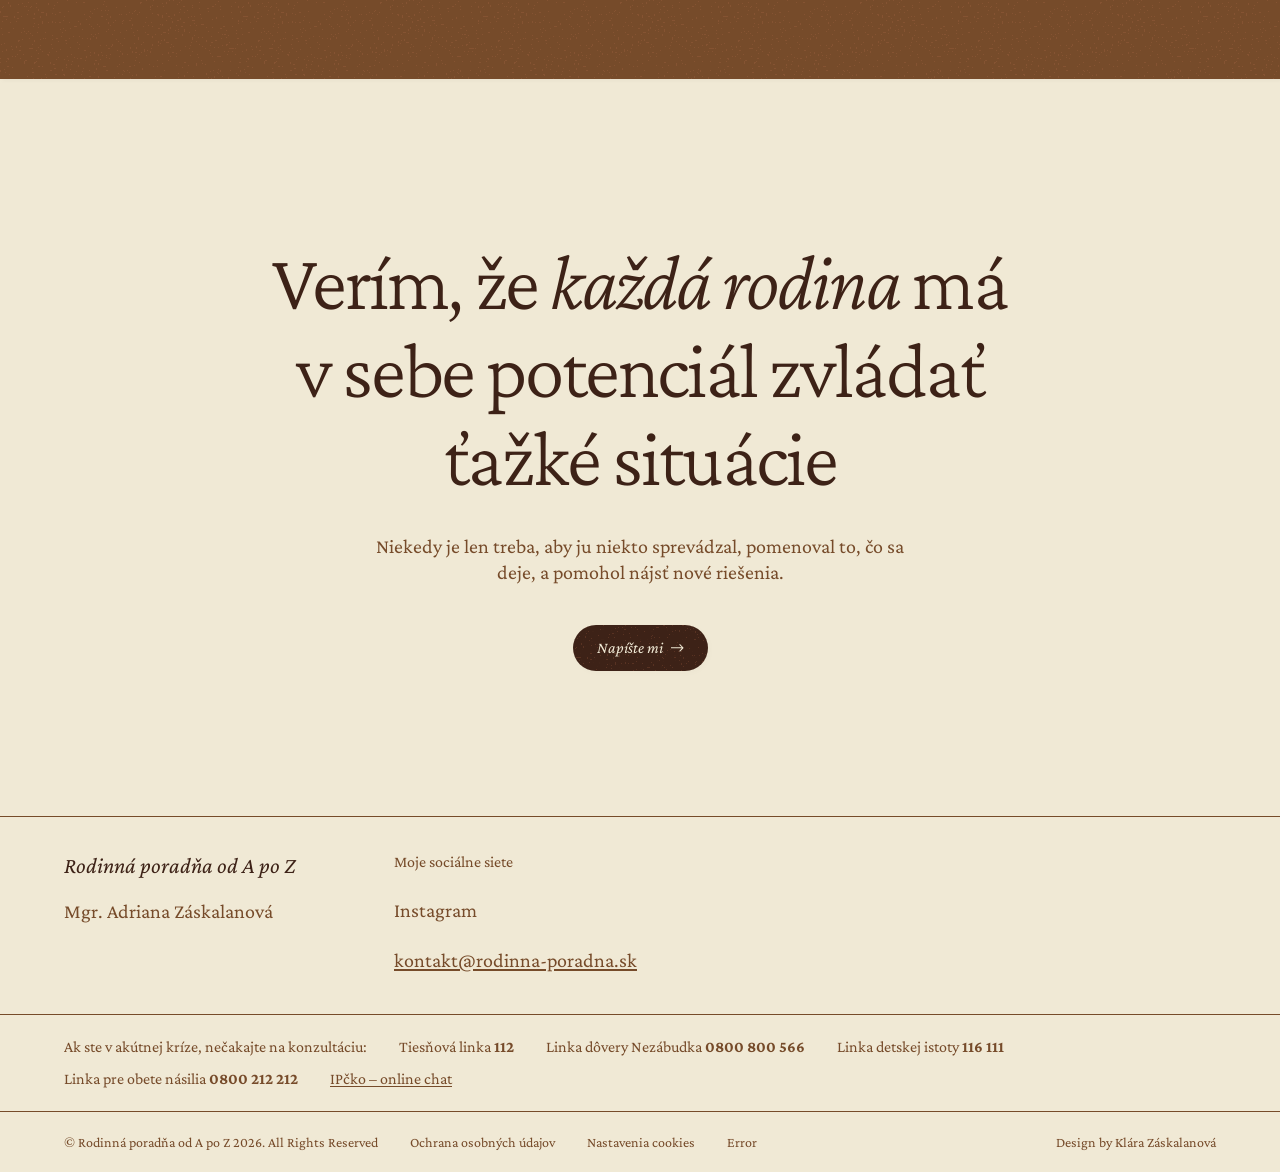
<file: prax-a-vzdelanie.html>
<!-- ZÁKLADNÁ KOSTRA START -->
<!DOCTYPE html>
<html lang="sk">
<head>
  <meta charset="UTF-8">
  <!-- Google tag (gtag.js) START -->
  <script>
    window.dataLayer = window.dataLayer || [];
    function gtag(){dataLayer.push(arguments);}
    // Consent Mode: bez súhlasu s analytickými cookies Google neukladá cookies (súhlas z lišty cookies)
    let savedConsent = null;
    try { savedConsent = JSON.parse(localStorage.getItem('cookie-consent')); } catch (e) {}
    gtag('consent', 'default', {
      analytics_storage: savedConsent && savedConsent.analytics ? 'granted' : 'denied',
      ad_storage: 'denied', ad_user_data: 'denied', ad_personalization: 'denied',
      wait_for_update: 500
    });
  </script>
  <script async src="https://www.googletagmanager.com/gtag/js?id=G-PZQ82X76KK"></script>
  <script>
    gtag('js', new Date());
    gtag('config', 'G-PZQ82X76KK');
    // Zmena voľby v lište cookies
    document.addEventListener('cookie-consent', e => {
      gtag('consent', 'update', { analytics_storage: e.detail.analytics ? 'granted' : 'denied' });
      if (!e.detail.analytics) {
        // Súhlas odvolaný: zmazať cookies Google Analytics
        document.cookie.split(';').map(c => c.split('=')[0].trim()).filter(n => n.startsWith('_ga')).forEach(n => {
          [location.hostname, '.' + location.hostname].forEach(d => document.cookie = `${n}=; expires=Thu, 01 Jan 1970 00:00:00 GMT; path=/; domain=${d}`);
          document.cookie = `${n}=; expires=Thu, 01 Jan 1970 00:00:00 GMT; path=/`;
        });
      }
    });
  </script>
  <!-- Google tag (gtag.js) END -->
  <!-- MICROSOFT CLARITY START -->
  <script>
    // Microsoft Clarity (heatmapy a nahrávky návštev) – načíta sa len so súhlasom s analytickými cookies
    (() => {
      let loaded = false;
      const load = () => {
        if (loaded) return;
        loaded = true;
        (function(c,l,a,r,i,t,y){
          c[a]=c[a]||function(){(c[a].q=c[a].q||[]).push(arguments)};
          t=l.createElement(r);t.async=1;t.src="https://www.clarity.ms/tag/"+i;
          y=l.getElementsByTagName(r)[0];y.parentNode.insertBefore(t,y);
        })(window, document, "clarity", "script", "ypulxy8fex");
        clarity('consent');
      };
      let saved = null;
      try { saved = JSON.parse(localStorage.getItem('cookie-consent')); } catch (e) {}
      if (saved && saved.analytics) load();
      // Zmena voľby v lište cookies
      document.addEventListener('cookie-consent', e => {
        if (e.detail.analytics) return load();
        // Súhlas odvolaný: Clarity prestane zbierať a zmažú sa jeho cookies
        if (loaded) clarity('consent', false);
        ['_clck', '_clsk'].forEach(n => ['', location.hostname, '.' + location.hostname].forEach(d =>
          document.cookie = `${n}=; expires=Thu, 01 Jan 1970 00:00:00 GMT; path=/` + (d ? `; domain=${d}` : '')));
      });
    })();
  </script>
  <!-- MICROSOFT CLARITY END -->
  <meta name="viewport" content="width=device-width, initial-scale=1.0, viewport-fit=cover">
  <meta name="theme-color" content="#F0E9D5">
  <title>Prax a vzdelanie – Rodinná poradňa od A po Z</title>
  <meta name="description" content="Prax a vzdelanie Mgr. Adriany Záskalanovej – rodinnej poradkyne, psychologičky a koučky z Banskej Bystrice.">

  <!-- IKONKA A NÁHĽAD PRI ZDIEĽANÍ START -->
  <link rel="icon" type="image/svg+xml" href="images/favicon.svg">
  <link rel="apple-touch-icon" href="images/apple-touch-icon.png">
  <!-- Náhľad pri zdieľaní odkazu (Messenger, iMessage, WhatsApp…) – adresy musia byť úplné, s doménou -->
  <meta property="og:type" content="website">
  <meta property="og:site_name" content="Rodinná poradňa od A po Z">
  <meta property="og:locale" content="sk_SK">
  <meta property="og:url" content="https://mwebbb.vercel.app/prax-a-vzdelanie.html">
  <meta property="og:title" content="Prax a vzdelanie – Rodinná poradňa od A po Z">
  <meta property="og:description" content="Už 25 rokov som pri rodinách – ako školská psychologička, v poradenskom centre aj v materskom centre. Pozrite si moju prax a vzdelanie.">
  <meta property="og:image" content="https://mwebbb.vercel.app/images/og-image.png">
  <meta property="og:image:type" content="image/png">
  <meta property="og:image:width" content="1200">
  <meta property="og:image:height" content="630">
  <meta property="og:image:alt" content="Rodinná poradňa od A po Z – Sprevádzam rodiny náročnými obdobiami. Mgr. Adriana Záskalanová">
  <meta name="twitter:card" content="summary_large_image">
  <meta name="twitter:title" content="Prax a vzdelanie – Rodinná poradňa od A po Z">
  <meta name="twitter:description" content="Už 25 rokov som pri rodinách – ako školská psychologička, v poradenskom centre aj v materskom centre. Pozrite si moju prax a vzdelanie.">
  <meta name="twitter:image" content="https://mwebbb.vercel.app/images/og-image.png">
  <!-- IKONKA A NÁHĽAD PRI ZDIEĽANÍ END -->

  <!-- FONT START -->
  <link rel="preconnect" href="https://fonts.googleapis.com">
  <link rel="preconnect" href="https://fonts.gstatic.com" crossorigin>
  <link href="https://fonts.googleapis.com/css2?family=Crimson+Pro:ital,wght@0,200..900;1,200..900&family=Vujahday+Script&display=swap" rel="stylesheet">
  <style>
    body { font-family: 'Crimson Pro', serif; }
    .font-script { font-family: 'Vujahday Script', cursive; }
  </style>
  <!-- FONT END -->


    <!-- ZRNITÁ TEXTÚRA START -->
  <style>
    .grain { position: relative; isolation: isolate; }
    .grain::after {
      content: ""; position: absolute; inset: 0; z-index: -1; pointer-events: none; border-radius: inherit;
      background-image: url("data:image/svg+xml,%3Csvg xmlns='http://www.w3.org/2000/svg' width='240' height='240'%3E%3Cfilter id='n' x='0' y='0' width='100%25' height='100%25' color-interpolation-filters='sRGB'%3E%3CfeTurbulence type='fractalNoise' baseFrequency='0.5' numOctaves='3' stitchTiles='stitch' seed='3585'/%3E%3CfeColorMatrix type='luminanceToAlpha' result='a'/%3E%3CfeComponentTransfer in='a' result='m1'%3E%3CfeFuncA type='discrete' tableValues='0 0 0 0 0 0 0 0 0 0 0 0 0 0 0 0 1 1 1 1 1 1 1 1 1 1 1 1 1 1 1 1 1 1 0 0 0 0 0 0 0 0 0 0 0 0 0 0 0 0 0 0 0 0 0 0 0 0 0 0 0 0 0 0 0 0 0 0 0 0 0 0 0 0 0 0 0 0 0 0 0 0 0 0 0 0 0 0 0 0 0 0 0 0 0 0 0 0 0 0'/%3E%3C/feComponentTransfer%3E%3CfeComponentTransfer in='a' result='m2'%3E%3CfeFuncA type='discrete' tableValues='0 0 0 0 0 0 0 0 0 0 0 0 0 0 0 0 0 0 0 0 0 0 0 0 0 0 0 0 0 0 0 0 0 0 0 0 0 0 0 0 0 0 0 0 0 0 0 0 0 0 0 0 0 0 0 0 0 0 0 0 0 0 0 0 0 0 1 1 1 1 1 1 1 1 1 1 1 1 1 1 1 1 1 1 0 0 0 0 0 0 0 0 0 0 0 0 0 0 0 0'/%3E%3C/feComponentTransfer%3E%3CfeFlood flood-color='rgb(194,116,78)' flood-opacity='0.2'/%3E%3CfeComposite in2='m1' operator='in' result='c1'/%3E%3CfeFlood flood-color='rgb(118,75,42)' flood-opacity='0.04'/%3E%3CfeComposite in2='m2' operator='in' result='c2'/%3E%3CfeMerge%3E%3CfeMergeNode in='c1'/%3E%3CfeMergeNode in='c2'/%3E%3C/feMerge%3E%3C/filter%3E%3Crect width='100%25' height='100%25' filter='url(%23n)'/%3E%3C/svg%3E");
    }
  </style>
  <!-- ZRNITÁ TEXTÚRA END -->
  <!-- FOCUS START -->
  <!-- Viditeľný rámik pri ovládaní klávesnicou (Tab); myš ani dotyk ho nezobrazia. Tmavá čiara s krémovým lemom je vidieť na každom pozadí. -->
  <style>
    :is(a, button, summary, [tabindex]:not([tabindex="-1"])):focus-visible { outline: 2px solid #3D2217; outline-offset: 2px; box-shadow: 0 0 0 6px #F0E9D5; }
  </style>
  <!-- FOCUS END -->

  <!-- APPLE DOLADENIE START -->
  <!-- Prelínanie pri prechode medzi stránkami, bezpečné okraje iPhonu (výrez, spodná lišta) a vyšší kontrast pre toho, kto si ho zapne v systéme. Bežne sa vzhľad nemení. -->
  <style>
    @media (prefers-reduced-motion: no-preference) {
      @view-transition { navigation: auto; }
      /* Prechod medzi stránkami v štýle iOS: stará stránka sa jemne vzdiali a zosvetlí, nová sa vynorí zdola; hlavička ostáva stáť */
      ::view-transition { background: #F0E9D5; }
      #site-header { view-transition-name: hlavicka; }
      #site-header:has(#mobile-menu.flex) { view-transition-name: none; } /* z otvoreného menu odíde celá obrazovka naraz */
      ::view-transition-old(root) { animation: vt-out .3s cubic-bezier(.4,0,1,1) both; }
      ::view-transition-new(root) { animation: vt-in .55s cubic-bezier(.22,1,.36,1) .1s both; }
      ::view-transition-group(hlavicka) { animation-duration: .5s; animation-timing-function: cubic-bezier(.32,.72,0,1); }
      @keyframes vt-out { to { opacity: 0; scale: .98; translate: 0 -10px; } }
      @keyframes vt-in { from { opacity: 0; translate: 0 18px; } }
      /* Prehliadače bez prechodu (staršie iPhony, Firefox): stránka pred odchodom jemne zmizne (skript nižšie) */
      html.page-leave body { opacity: 0; translate: 0 -10px; transition: opacity .25s cubic-bezier(.4,0,1,1), translate .25s cubic-bezier(.4,0,1,1); }
    }
    /* Pozadie aj pod stránkou – pri načítaní nebliká biela */
    html { background-color: #F0E9D5; }
    /* Stránka siaha až po okraj displeja (viewport-fit=cover) – obsah a prilepené prvky sa vyhnú výrezu a spodnej lište; na bežnom displeji je to 0 */
    body { padding-left: env(safe-area-inset-left); padding-right: env(safe-area-inset-right); }
    #mobile-menu { padding: 0 env(safe-area-inset-right) env(safe-area-inset-bottom) env(safe-area-inset-left); }
    #cookie-banner { bottom: max(1rem, env(safe-area-inset-bottom)); left: max(1rem, env(safe-area-inset-left)); right: max(1rem, env(safe-area-inset-right)); }
    @media (min-width: 768px) { #cookie-banner { bottom: max(2rem, env(safe-area-inset-bottom)); left: max(2rem, env(safe-area-inset-left)); right: auto; } }
    @media (min-width: 1024px) { #cookie-banner { left: max(4rem, env(safe-area-inset-left)); } }
    /* Systémové „Zvýšiť kontrast“ */
    /* Označený text vo farbách webu (ružová, tmavé písmo – čitateľné na svetlom aj tmavom pozadí) */
    ::selection { background: #F1D1E7; color: #3D2217; }
    @media (prefers-contrast: more) {
      input, textarea { border-color: #644E45 !important; }
      ::placeholder { color: #764B2A !important; }
      .opacity-70 { opacity: 1 !important; }
      #otazky details, #formular-dakujem, .bg-yellow-50.grain { outline: 1px solid #644E45; outline-offset: -1px; }
      :is(a, button, summary, [tabindex]:not([tabindex="-1"])):focus-visible { outline-width: 3px; }
    }
  </style>
  <script>
    // Odchod zo stránky tam, kde prehliadač nevie prechod medzi stránkami (staršie iPhony, Firefox)
    if (!('onpagereveal' in window) && matchMedia('(prefers-reduced-motion: no-preference)').matches) {
      document.addEventListener('click', e => {
        const a = e.target.closest('a[href]');
        if (!a || e.defaultPrevented || e.button || e.metaKey || e.ctrlKey || e.shiftKey || e.altKey || a.target || a.hasAttribute('download')) return;
        const url = new URL(a.href, location.href);
        if (url.origin !== location.origin || (url.pathname === location.pathname && url.search === location.search)) return;
        e.preventDefault();
        document.documentElement.classList.add('page-leave');
        setTimeout(() => { location.href = url.href; }, 250);
      });
      // návrat tlačidlom Späť – stránka z pamäte sa ukáže hneď
      addEventListener('pageshow', e => { if (e.persisted) document.documentElement.classList.remove('page-leave'); });
    }
  </script>
  <!-- APPLE DOLADENIE END -->
  <!-- RUČNÉ PÍSMO START -->
  <!-- Ručne písané popisky (.font-script) sa pri zobrazení „dopíšu“ rukou – zľava doprava, riadok po riadku. Rovnaký blok na všetkých stránkach. -->
  <style>
    /* obal textu: o kúsok väčší (aby sa neorezali ťahy písma), rozloženie sa nemení */
    .hand { display: inline-block; padding: .35em .5em; margin: -.35em -.5em; }
    .hand-anim .font-script:not(.hand-ready) { visibility: hidden; }
    /* písanie je samo osebe objavenie – popisok sa už navyše nevynára (priehľadnosť/posun by natočený text v Chrome rozmazali) */
    .hand-anim .font-script { opacity: 1 !important; translate: none !important; transition: none !important; }
    .hand-anim .font-script:not(.hand-done) > .hand { -webkit-mask-image: linear-gradient(transparent, transparent); mask-image: linear-gradient(transparent, transparent); }
  </style>
  <script>
    if (!matchMedia('(prefers-reduced-motion: reduce)').matches && 'IntersectionObserver' in window && CSS.supports('(mask-image: none) or (-webkit-mask-image: none)')) (() => {
      const html = document.documentElement;
      html.classList.add('hand-anim');
      setTimeout(() => { if (!window.handReady) html.classList.remove('hand-anim'); }, 4000); // poistka
      // jemný rozbeh a dobeh len na začiatku a konci celého popisku – medzi riadkami pero nespomaľuje
      const pace = t => .6 * t + .4 * (.5 - Math.cos(Math.PI * t) / 2);
      const write = span => {
        const p = span.parentElement;
        // riadky textu sa zmerajú bez natočenia popisku (len na okamih, nič sa nevykreslí)
        const keep = p.style.transform;
        p.style.transform = 'none';
        const box = span.getBoundingClientRect();
        const range = document.createRange();
        range.selectNodeContents(span);
        const lines = [];
        for (const r of range.getClientRects()) {
          if (r.width < 1) continue;
          const l = lines.find(l => Math.abs(l.top - r.top) < r.height / 2);
          if (l) { l.x0 = Math.min(l.x0, r.left); l.x1 = Math.max(l.x1, r.right); }
          else lines.push({ top: r.top, x0: r.left, x1: r.right });
        }
        p.style.transform = keep;
        if (!lines.length) { p.classList.add('hand-done'); return; }
        lines.sort((a, b) => a.top - b.top);
        const W = box.width, H = box.height, S = 22, jump = 14; // S = mäkký hrot pera, jump = presun na ďalší riadok
        let c = 0;
        const parts = lines.map((l, i) => {
          const y = i ? l.top - box.top : 0, y2 = i < lines.length - 1 ? lines[i + 1].top - box.top : H;
          const part = { y, h: y2 - y, x0: l.x0 - box.left, len: l.x1 - l.x0 + S, at: c };
          c += part.len + jump;
          return part;
        });
        const D = c - jump;
        // tempo písania: ~65 ms na písmeno (celý popisok 0,7–2,4 s), pero ide stále rovnako rýchlo cez všetky riadky
        const T = Math.min(2400, Math.max(700, span.textContent.trim().length * 65));
        const set = (k, v) => { span.style[k] = v; span.style['webkit' + k[0].toUpperCase() + k.slice(1)] = v; };
        // každý riadok má vlastnú masku: čierna = vidno; mäkký okraj (hrot pera) ide po skutočnom texte riadku
        set('maskImage', parts.map(() => `linear-gradient(90deg, #000 ${W}px, transparent ${W + S}px)`).join(','));
        set('maskRepeat', 'no-repeat');
        set('maskSize', parts.map(q => `${2 * W + S}px ${q.h}px`).join(','));
        let t0;
        const frame = now => {
          t0 ??= now;
          const t = Math.min(1, (now - t0) / T), d = pace(t) * D;
          set('maskPosition', parts.map(q => `${q.x0 + Math.min(q.len, Math.max(0, d - q.at)) - W - S}px ${q.y}px`).join(','));
          if (t < 1) return requestAnimationFrame(frame);
          ['maskImage', 'maskRepeat', 'maskSize', 'maskPosition'].forEach(k => set(k, ''));
          p.classList.add('hand-done');
        };
        frame(performance.now()); // hneď skrytý presne podľa riadkov
        requestAnimationFrame(frame);
      };
      addEventListener('DOMContentLoaded', () => {
        window.handReady = true;
        const io = new IntersectionObserver(entries => entries.forEach(e => {
          if (!e.isIntersecting) return;
          io.unobserve(e.target);
          const p = e.target;
          // začne, keď sa popisok objaví (rešpektuje oneskorenie úvodu / objavovania pri scrollovaní)
          (document.fonts ? document.fonts.ready : Promise.resolve()).then(() => requestAnimationFrame(() => {
            const d = parseFloat(p.style.getPropertyValue('--hero-delay') || p.style.getPropertyValue('--reveal-delay') || p.style.getPropertyValue('--d')) || 0;
            setTimeout(() => write(p.firstElementChild), d * .6); // začne ešte počas objavovania
          }));
        }), { threshold: .5 });
        document.querySelectorAll('.font-script').forEach(p => {
          const span = document.createElement('span');
          span.className = 'hand';
          span.append(...p.childNodes);
          p.append(span);
          p.classList.add('hand-ready');
          io.observe(p);
        });
      });
    })();
  </script>
  <!-- RUČNÉ PÍSMO END -->
  <!-- ANIMÁCIE START -->
  <style>
    html { scroll-behavior: smooth; }
    :root { interpolate-size: allow-keywords; }
    /* Jemné objavenie pri scrollovaní (pridáva JS, bez JS je všetko viditeľné) */
    /* Hover farby (tlačidlá, karty) bežia vždy hneď a rýchlo – oneskorenie má len samotné objavenie */
    .reveal-anim .reveal {
      opacity: 0; translate: 0 24px;
      transition-property: opacity, translate, color, background-color, border-color;
      transition-duration: .6s, .6s, .15s, .15s, .15s;
      transition-timing-function: cubic-bezier(.22,1,.36,1), cubic-bezier(.22,1,.36,1), cubic-bezier(.4,0,.2,1), cubic-bezier(.4,0,.2,1), cubic-bezier(.4,0,.2,1);
      transition-delay: var(--reveal-delay, 0ms), var(--reveal-delay, 0ms), 0s, 0s, 0s;
    }
    .reveal-anim .reveal.reveal--fade { translate: none; transition-duration: .8s, .8s, .15s, .15s, .15s; }
    .reveal-anim .reveal.is-visible { opacity: 1; translate: 0 0; }
    /* Plynulé rozbalenie kariet a otázok */
    details { transition: background-color .3s ease; }
    details::details-content { block-size: 0; overflow: clip; transition: block-size .45s cubic-bezier(.22,1,.36,1), content-visibility .45s allow-discrete; }
    details[open]::details-content { block-size: auto; }
    /* „Viac informácií“ – obsah sa jemne objaví */
    div:has(+ [data-more][aria-expanded="true"]) { animation: fade-up .5s cubic-bezier(.22,1,.36,1); }
    /* Ružové karty v Službách – pomalšia, plynulá kaskáda */
    .reveal-anim .reveal.reveal--card { /* bez posunu – medzery medzi kartami ostávajú stále rovnaké */
      translate: none;
      transition-property: opacity, filter, background-color;
      transition-duration: 1s, .9s, .15s;
      transition-timing-function: cubic-bezier(.33,1,.68,1), cubic-bezier(.33,1,.68,1), cubic-bezier(.4,0,.2,1);
      transition-delay: var(--reveal-delay, 0ms), var(--reveal-delay, 0ms), 0s;
    }
    .reveal-anim .reveal.reveal--card.is-visible { filter: none; }
    /* Úvod stránky – skrytý už pred prvým vykreslením, potom jemne dosadne */
    .hero-anim :is(#uvod h1, #uvod h1 ~ *, #uvod img + p, #prax h1, #prax .font-script, #prax div:has(> p + svg)) {
      opacity: 0; translate: 0 28px;
      transition: opacity 1s cubic-bezier(.16,1,.3,1), translate 1.2s cubic-bezier(.16,1,.3,1), filter 1s cubic-bezier(.16,1,.3,1);
      transition-delay: var(--hero-delay, 0ms);
    }
    .hero-anim :is(#uvod img, #prax img) { opacity: 0; transition: opacity .6s cubic-bezier(.16,1,.3,1); transition-delay: var(--hero-delay, 0ms); }
    .hero-in :is(#uvod h1, #uvod h1 ~ *, #uvod img, #uvod img + p, #prax h1, #prax img, #prax .font-script, #prax div:has(> p + svg)) { opacity: 1; translate: 0 0; filter: none; }
    /* Mobilné menu */
    #mobile-menu.flex { animation: fade-in .3s ease-out; }
    #mobile-menu.flex nav a { animation: fade-up .5s cubic-bezier(.22,1,.36,1) backwards; }
    #mobile-menu.flex nav a:nth-child(2) { animation-delay: 50ms; }
    #mobile-menu.flex nav a:nth-child(3) { animation-delay: 100ms; }
    #mobile-menu.flex nav a:nth-child(4) { animation-delay: 150ms; }
    #mobile-menu.flex nav a:nth-child(5) { animation-delay: 200ms; }
    @keyframes fade-in { from { opacity: 0; } }
    @keyframes fade-up { from { opacity: 0; translate: 0 12px; } }
    /* Šípka v tlačidlách sa pri hoveri jemne posunie */
    a.rounded-full > svg:last-child, button.rounded-full > svg:last-child { transition: translate .3s cubic-bezier(.22,1,.36,1); }
    a.rounded-full:hover > svg:last-child, button.rounded-full:not([data-cookie-reject]):hover > svg:last-child { translate: 3px 0; }
    /* Kto má v systéme vypnuté animácie, nič sa nehýbe */
    @media (prefers-reduced-motion: reduce) {
      html { scroll-behavior: auto; }
      *, *::before, *::after, ::details-content { animation: none !important; transition: none !important; }
      .reveal { opacity: 1; translate: none; }
    }
  </style>
  <script>
    // Prvky, ktoré sa objavia pri scrollovaní (jediný zoznam – používa ho aj skript na konci stránky)
    window.revealSelectors = [
      '#sluzby h2', '#sluzby h2 + p', '#sluzby details', '#sluzby a[href="formular.html"]', '#sluzby h3', '#sluzby h3 + p',
      '#o-mne .font-script', '#o-mne h2', '#o-mne h2 + p', '#o-mne img', '#o-mne .space-y-6', '#o-mne dl > div', '#o-mne dl + a',
      '#ako-sa-stretneme h2', '#ako-sa-stretneme h2 + p', '#ako-sa-stretneme .grid > div', '#ako-sa-stretneme [class*="rotate-"]',
      '#otazky .text-center > *', '#otazky details', '#otazky .bg-yellow-50',
      '#kontakt h2', '#kontakt h2 ~ *', '#kontakt .bg-accent-500',
      '#prax .gap-16 > div',
      '#vzdelanie h2', '#vzdelanie h2 + p', '#vzdelanie .grid > div',
      '#ochrana-udajov .font-script', '#ochrana-udajov h1', '#ochrana-udajov h1 ~ p', '#gdpr-obsah > div',
      'section:not([id]) h2', 'section:not([id]) h2 ~ *'
    ];
    // Úvod aj tieto prvky sa skryjú ešte pred prvým vykreslením (aby nebliklo); poistka po 4 s ukáže všetko
    if (!matchMedia('(prefers-reduced-motion: reduce)').matches && 'IntersectionObserver' in window) {
      const html = document.documentElement;
      html.classList.add('hero-anim', 'reveal-anim');
      const style = document.createElement('style');
      style.textContent = '.reveal-anim :is(' + revealSelectors.join(',') + '):not(.is-visible, .reveal-done) { opacity: 0; }';
      document.head.appendChild(style);
      setTimeout(() => { html.classList.add('hero-in'); if (!window.revealReady) html.classList.remove('reveal-anim'); }, 4000);
    }
  </script>
  <!-- ANIMÁCIE END -->
  <!-- Tailwind CSS (vygenerovaný súbor – po zmene tried spusti css-build.cmd) -->
  <link rel="stylesheet" href="styles.css">
</head>
<body class="bg-secondary-500 text-primary-500 antialiased">

  <!-- HEADER START -->
<header id="site-header" class="sticky top-0 z-50 bg-secondary-500 transition-transform duration-300">
  <div class="h-[72px] lg:h-[82px] px-4 lg:pl-16 lg:pr-[72px] flex items-center justify-between">

    <!-- Logo -->
    <a href="index.html" class="italic text-xl lg:text-[22.5px] lg:-mt-1.5 text-primary-500">Rodinná poradňa od A po Z</a>

    <!-- Menu pre PC (aktuálna stránka má svetloružové pozadie) -->
    <nav class="hidden lg:flex items-center gap-[34px] text-base text-primary-500">
      <a href="index.html#o-mne" class="-mx-2 px-2 h-[34px] inline-flex items-center rounded-lg hover:bg-accent-500 active:bg-accent-300 transition-colors">O mne</a>
      <a href="index.html#sluzby" class="-mx-2 px-2 h-[34px] inline-flex items-center rounded-lg hover:bg-accent-500 active:bg-accent-300 transition-colors">Služby</a>
      <a href="index.html#ako-sa-stretneme" class="-mx-2 px-2 h-[34px] inline-flex items-center rounded-lg hover:bg-accent-500 active:bg-accent-300 transition-colors">Ako sa stretneme</a>
      <a href="prax-a-vzdelanie.html" aria-current="page" class="-mx-2 px-2 h-[34px] inline-flex items-center rounded-lg bg-accent-300 hover:bg-accent-500 active:bg-accent-300 transition-colors">Prax a vzdelanie</a>
      <a href="index.html#kontakt" class="-mx-2 px-2 h-[34px] inline-flex items-center rounded-lg hover:bg-accent-500 active:bg-accent-300 transition-colors">Kontakt</a>
    </nav>

    <!-- Hamburger pre mobil a tablet -->
    <button id="menu-open" aria-expanded="false" aria-controls="mobile-menu" class="relative before:absolute before:-inset-0.5 before:content-[''] lg:hidden w-10 h-10 inline-flex items-center justify-center text-primary-500" aria-label="Otvoriť menu">
      <svg xmlns="http://www.w3.org/2000/svg" width="24" height="24" viewBox="0 0 24 24" fill="none" stroke="currentColor" stroke-width="2" stroke-linecap="round" stroke-linejoin="round" class="w-7 h-7 stroke-[1.25]" aria-hidden="true"><path d="M4 5h16"/><path d="M4 12h16"/><path d="M4 19h16"/></svg>
    </button>
  </div>

  <!-- Mobilné menu (celá obrazovka) -->
  <div id="mobile-menu" role="dialog" aria-modal="true" aria-label="Menu" class="fixed inset-0 bg-secondary-500 hidden flex-col lg:hidden">
    <div class="h-[72px] px-4 flex items-center justify-between">
      <span class="italic text-xl text-primary-500">Rodinná poradňa od A po Z</span>
      <button id="menu-close" class="relative before:absolute before:-inset-0.5 before:content-[''] w-10 h-10 inline-flex items-center justify-center text-primary-500" aria-label="Zavrieť menu">
        <svg xmlns="http://www.w3.org/2000/svg" width="24" height="24" viewBox="0 0 24 24" fill="none" stroke="currentColor" stroke-width="2" stroke-linecap="round" stroke-linejoin="round" class="w-7 h-7 stroke-[1.25]" aria-hidden="true"><path d="M18 6 6 18"/><path d="m6 6 12 12"/></svg>
      </button>
    </div>
    <nav class="flex-1 flex flex-col items-center justify-center gap-[43px] text-2xl text-primary-500">
      <a href="index.html#o-mne" class="menu-link px-2 h-10 inline-flex items-center rounded-lg hover:bg-accent-500 active:bg-accent-300 transition-colors">O mne</a>
      <a href="index.html#sluzby" class="menu-link px-2 h-10 inline-flex items-center rounded-lg hover:bg-accent-500 active:bg-accent-300 transition-colors">Služby</a>
      <a href="index.html#ako-sa-stretneme" class="menu-link px-2 h-10 inline-flex items-center rounded-lg hover:bg-accent-500 active:bg-accent-300 transition-colors">Ako sa stretneme</a>
      <a href="prax-a-vzdelanie.html" aria-current="page" class="menu-link px-2 h-10 inline-flex items-center rounded-lg bg-accent-300 hover:bg-accent-500 active:bg-accent-300 transition-colors">Prax a vzdelanie</a>
      <a href="index.html#kontakt" class="menu-link px-2 h-10 inline-flex items-center rounded-lg hover:bg-accent-500 active:bg-accent-300 transition-colors">Kontakt</a>
    </nav>
  </div>
</header>

<script>
  const menu = document.getElementById('mobile-menu');
  // Po otvorení skočí kurzor klávesnice do menu, Escape menu zavrie a kurzor sa vráti na hamburger; Tab ostáva v menu
  const menuOpen = document.getElementById('menu-open');
  const menuClose = document.getElementById('menu-close');
  menuOpen.onclick = () => { menu.classList.remove('hidden'); menu.classList.add('flex'); menuOpen.setAttribute('aria-expanded', 'true'); menuClose.focus(); };
  const closeMenu = () => { menu.classList.add('hidden'); menu.classList.remove('flex'); menuOpen.setAttribute('aria-expanded', 'false'); };
  menuClose.onclick = () => { closeMenu(); menuOpen.focus(); };
  document.addEventListener('keydown', e => {
    if (menu.classList.contains('hidden')) return;
    if (e.key === 'Escape') { closeMenu(); menuOpen.focus(); }
    if (e.key === 'Tab') {
      const items = menu.querySelectorAll('button, a'), first = items[0], last = items[items.length - 1];
      if (e.shiftKey && document.activeElement === first) { e.preventDefault(); last.focus(); }
      else if (!e.shiftKey && document.activeElement === last) { e.preventDefault(); first.focus(); }
    }
  });
  // Odkaz v mobilnom menu: skok rovno na miesto, bez plynulého posúvania
  document.querySelectorAll('.menu-link').forEach(a => a.onclick = () => {
    document.documentElement.style.scrollBehavior = 'auto';
    setTimeout(() => { document.documentElement.style.scrollBehavior = ''; }, 100);
    closeMenu();
  });

  // Pri scrollovaní dole sa celá hlavička skryje, pri pohybe hore sa znovu ukáže
  const header = document.getElementById('site-header');
  let lastY = window.scrollY;
  window.addEventListener('scroll', () => {
    const y = window.scrollY;
    if (Math.abs(y - lastY) < 5) return;
    const hide = y > lastY && y > 82 && menu.classList.contains('hidden');
    header.classList.toggle('-translate-y-full', hide);
    document.documentElement.style.setProperty('--header-h', hide ? '0px' : '82px');
    lastY = y;
  }, { passive: true });
</script>
<!-- HEADER END -->

<!-- PRAX SEKCIA START -->
<section id="prax" class="bg-secondary-500 text-primary-500">
  <!-- Na PC: medzery nad prvým textom sa na nižších obrazovkách (13" notebook) zmenšia, aby bolo prvé miesto vidno hneď
       bez scrollovania. Od výšky okna ~950 px platia presné hodnoty z Figmy (296 px, 366 px, 88 px). -->
  <div class="max-w-[1338px] mx-auto pt-8 md:pt-12 lg:pt-0 pb-12 md:pb-16 lg:pb-[122px] md:pl-8 lg:px-8
              grid md:grid-cols-[1fr_320px] md:grid-rows-[1fr_1fr_auto] md:gap-x-8 lg:grid-cols-[1fr_minmax(0,535px)] lg:grid-rows-[clamp(112px,calc((100svh_-_202px)*0.395),296px)_clamp(96px,calc((100svh_-_202px)*0.488),366px)_auto] lg:gap-x-[96px]">

    <!-- Nadpis (na PC sedí na spodku prvého riadku) -->
    <h1 class="px-4 md:px-0 md:col-start-1 md:row-start-1 md:self-end text-left lg:text-center text-primary-500 font-light text-[40px] leading-[1.15] md:text-[48px] md:leading-none md:tracking-[-0.02em] lg:text-[80px] lg:leading-[1.1] lg:tracking-[-0.03em]">
      Prax a vzdelanie
    </h1>

    <!-- Fotka + ručný popisok (na PC stojí na mieste, kým text vľavo nedôjde po hnedú sekciu) -->
    <div class="mt-6 md:mt-0 md:col-start-2 md:row-start-1 md:row-span-2 lg:row-span-3 lg:self-start lg:sticky lg:top-[var(--header-h,82px)] lg:transition-[top] lg:duration-300 lg:pt-12 flex flex-col items-center lg:items-start">
      <img src="images/praxavzdelaniefoto.jpg" fetchpriority="high" alt="Adriana Záskalanová" class="w-full md:w-[320px] lg:w-full lg:max-w-[424px] aspect-[424/530] object-cover">
      <div class="w-full px-4 md:px-0 mt-3 md:mt-2 lg:mt-0 flex justify-center lg:justify-end lg:h-[84px] items-center">
        <p class="font-script text-neutral-500 text-[20px] leading-6 lg:text-2xl lg:leading-[1.2] text-center lg:text-left md:-rotate-[1.93deg] lg:-rotate-[7.47deg]">
          stále spoznávam,<br class="hidden lg:inline"> ako deti vnímajú svet
        </p>
      </div>
    </div>

    <!-- Pracovala som ako + šípka (šípka od tabletu) -->
    <div class="px-4 md:px-0 mt-16 md:mt-4 lg:mt-[13px] md:col-start-1 md:row-start-2 md:self-start flex lg:justify-center items-start gap-2 text-neutral-500">
      <p class="text-xl leading-[1.3]">Pracovala som ako<span class="md:hidden">:</span></p>
      <svg class="hidden md:block shrink-0" width="14" height="51" viewBox="475 391 14 51" fill="currentColor" aria-hidden="true"><path d="M481.225 407.178C481.44 407.419 481.74 407.929 481.892 408.216C481.895 408.221 481.898 408.226 481.901 408.231C481.937 408.297 481.974 408.363 482.016 408.436C482.08 408.547 482.156 408.679 482.262 408.89C482.326 409.016 482.402 409.174 482.488 409.371C482.57 409.517 482.651 409.664 482.729 409.81C483.581 411.398 484.265 413.056 484.79 414.777C484.799 414.798 484.808 414.819 484.817 414.841C484.993 415.258 485.204 415.782 485.272 416.131C485.348 416.522 485.383 416.809 485.407 417.044C485.41 417.076 485.413 417.107 485.416 417.137C485.734 418.546 485.962 419.971 486.169 421.393C486.211 421.684 486.253 421.975 486.294 422.265C486.316 422.421 486.338 422.573 486.36 422.729C486.403 423.031 486.445 423.335 486.486 423.634C486.501 423.741 486.516 423.845 486.53 423.954C486.591 424.191 486.655 424.419 486.708 424.647C486.784 424.965 486.834 425.29 486.834 425.555C486.835 425.918 486.774 426.267 486.707 426.57C486.654 426.805 486.594 427.025 486.541 427.214C486.522 427.285 486.503 427.352 486.486 427.414C486.44 427.765 486.39 428.113 486.337 428.462C486.32 428.483 486.303 428.504 486.286 428.526C486.07 428.793 485.997 429.153 485.864 429.722C485.821 429.905 485.771 430.111 485.707 430.342C485.684 430.424 485.66 430.507 485.633 430.596C485.566 430.815 485.478 430.916 485.408 430.999C485.387 431.023 485.367 431.046 485.35 431.069C485.29 431.15 485.297 431.253 485.299 431.376C485.303 431.536 485.3 431.734 485.15 431.944C484.758 432.489 484.641 432.79 484.585 433.031C484.573 433.083 484.563 433.132 484.554 433.177C484.539 433.252 484.524 433.318 484.499 433.382C484.419 433.587 484.215 433.828 484.044 433.997C483.908 434.132 483.74 434.457 483.618 434.708C483.573 434.803 483.491 434.919 483.393 435.055C483.291 435.197 483.174 435.358 483.059 435.54C483.046 435.559 483.035 435.578 483.023 435.596C482.764 436.009 482.517 436.313 482.286 436.485C482.22 436.537 482.159 436.579 482.1 436.618C481.992 436.689 481.876 436.754 481.754 436.819C481.665 436.867 481.572 436.914 481.478 436.961C481.216 437.092 480.949 437.218 480.746 437.314C480.296 437.493 479.846 437.666 479.395 437.838C479.299 437.874 479.204 437.91 479.109 437.946C478.844 438.042 478.584 438.129 478.376 438.172C478.361 438.175 478.348 438.178 478.334 438.18C478.122 438.216 478.008 438.229 478.008 438.232C478.007 438.23 478.126 438.21 478.314 438.123C478.326 438.117 478.339 438.111 478.351 438.104C478.531 438.013 478.741 437.848 478.964 437.684C479.045 437.625 479.125 437.565 479.206 437.504C479.603 437.205 479.995 436.896 480.383 436.585C480.655 436.367 480.927 436.147 481.186 435.927C481.327 435.808 481.459 435.691 481.541 435.589C481.622 435.489 481.675 435.389 481.752 435.24C481.805 435.137 481.86 435.023 481.918 434.904C482.079 434.574 482.24 434.241 482.401 433.909C482.423 433.863 482.446 433.817 482.468 433.77C482.604 433.365 482.729 432.96 482.824 432.686C482.892 432.491 482.967 432.356 483.034 432.245C483.045 432.226 483.056 432.209 483.066 432.192C483.118 432.107 483.163 432.034 483.19 431.952C483.204 431.907 483.222 431.847 483.242 431.775C483.328 431.476 483.415 431.008 483.556 430.543C483.614 430.359 483.696 430.144 483.779 429.927C483.788 429.904 483.798 429.88 483.807 429.856C483.938 429.514 484.063 429.187 484.064 429.012C484.067 428.703 484.149 428.363 484.222 428.062C484.292 427.774 484.353 427.523 484.321 427.369C484.283 427.186 484.326 427.043 484.389 426.829C484.432 426.686 484.484 426.511 484.523 426.277C484.525 426.268 484.526 426.259 484.528 426.251C484.574 425.965 484.633 425.783 484.677 425.631C484.74 425.418 484.779 425.26 484.686 425.014C484.582 424.742 484.486 424.434 484.479 424.178C484.476 424.091 484.464 423.998 484.449 423.897C484.444 423.863 484.438 423.827 484.432 423.79C484.403 423.606 484.371 423.415 484.376 423.236C484.38 423.089 484.426 422.96 484.466 422.846C484.479 422.811 484.49 422.777 484.5 422.744C484.49 422.678 484.479 422.612 484.469 422.546C484.46 422.498 484.452 422.449 484.444 422.399C484.43 422.382 484.416 422.365 484.401 422.346C484.327 422.253 484.235 422.139 484.175 421.99C484.078 421.755 484.077 421.534 484.074 421.3C484.072 421.12 484.069 420.929 484.019 420.721C483.985 420.579 483.929 420.422 483.872 420.265C483.789 420.033 483.705 419.805 483.694 419.636C483.69 419.572 483.718 419.512 483.744 419.45C483.745 419.45 483.745 419.45 483.745 419.449C483.747 419.445 483.748 419.441 483.75 419.437C483.637 419.043 483.518 418.653 483.394 418.263C483.377 418.231 483.36 418.198 483.342 418.166C483.259 418.01 483.178 417.857 483.093 417.768C483.075 417.749 483.057 417.724 483.038 417.693C482.96 417.564 482.874 417.334 482.783 417.096C482.71 416.902 482.634 416.703 482.559 416.544C482.515 416.451 482.527 416.346 482.539 416.238C482.55 416.138 482.561 416.035 482.527 415.936C482.51 415.886 482.482 415.836 482.453 415.782C482.427 415.734 482.399 415.684 482.376 415.629C482.355 415.579 482.344 415.455 482.329 415.296C482.319 415.197 482.308 415.086 482.292 414.97C482.196 414.68 482.101 414.39 482.008 414.1C481.965 414.047 481.917 414.005 481.862 413.977C481.823 413.957 481.779 413.944 481.734 413.93C481.673 413.911 481.611 413.892 481.556 413.854C481.514 413.825 481.49 413.782 481.496 413.745C481.499 413.728 481.509 413.712 481.517 413.698C481.527 413.681 481.535 413.667 481.532 413.654C481.529 413.645 481.518 413.638 481.505 413.63C481.484 413.616 481.456 413.599 481.447 413.561C481.412 413.42 481.382 413.257 481.353 413.096C481.32 412.918 481.287 412.743 481.25 412.608C481.208 412.456 481.188 412.227 481.165 411.997C481.149 411.838 481.132 411.676 481.108 411.542C481.085 411.411 481.038 411.282 480.994 411.157C480.94 411.007 480.891 410.863 480.882 410.726C480.88 410.699 480.899 410.657 480.922 410.605C480.938 410.567 480.956 410.524 480.97 410.478C480.929 410.317 480.889 410.155 480.849 409.991C480.845 409.987 480.84 409.982 480.835 409.978C480.835 409.978 480.835 409.978 480.835 409.978C480.739 409.888 480.618 409.764 480.59 409.549C480.586 409.517 480.583 409.484 480.582 409.449C480.581 409.377 480.598 409.328 480.611 409.28C480.625 409.235 480.637 409.194 480.629 409.146C480.62 409.091 480.589 409.031 480.558 408.968C480.512 408.878 480.465 408.779 480.457 408.661C480.456 408.653 480.456 408.645 480.455 408.636C480.449 408.551 480.44 408.426 480.447 408.294C480.363 407.946 480.277 407.6 480.183 407.257C480.059 406.808 479.925 406.362 479.742 405.941C479.692 405.826 479.639 405.711 479.586 405.598C479.462 405.336 479.341 405.084 479.232 404.911C479.125 404.736 479.032 404.663 479.031 404.665C479.031 404.664 479.126 404.73 479.278 404.874C479.43 405.017 479.634 405.217 479.831 405.438C479.917 405.534 480.002 405.631 480.086 405.729C480.321 406.005 480.536 406.298 480.742 406.592C480.758 406.613 480.773 406.633 480.789 406.654C480.904 406.809 481.021 406.946 481.142 407.083C481.169 407.114 481.198 407.148 481.225 407.178Z M478.667 428.106C478.698 427.97 478.744 427.852 478.803 427.753C478.88 427.66 478.965 427.612 479.058 427.611L479.032 427.603C479.229 427.633 479.444 427.749 479.676 427.951C479.922 428.171 480.147 428.407 480.349 428.658C480.548 428.922 480.667 429.133 480.705 429.291C480.715 429.41 480.701 429.552 480.664 429.716C480.605 429.976 480.513 430.299 480.388 430.684C480.281 431.075 480.189 431.478 480.113 431.894C480.024 432.451 479.918 433.039 479.795 433.659C479.673 434.279 479.546 434.876 479.416 435.45C479.302 436.029 479.196 436.537 479.097 436.975C478.994 437.426 478.918 437.76 478.868 437.979L478.859 438.02C478.837 438.116 478.773 438.191 478.668 438.247C478.563 438.303 478.458 438.315 478.354 438.284C478.215 438.242 478.11 438.093 478.038 437.838C477.967 437.583 478.017 437.16 478.188 436.569C478.316 436.17 478.398 435.727 478.434 435.242C478.488 434.761 478.506 434.358 478.487 434.031C478.476 433.999 478.483 433.847 478.507 433.577C478.546 433.326 478.588 433.018 478.634 432.652C478.677 432.3 478.722 431.941 478.768 431.575C478.814 431.21 478.848 430.899 478.869 430.642C478.908 430.391 478.921 430.249 478.91 430.217C478.907 430.069 478.866 429.962 478.789 429.895C478.708 429.842 478.65 429.729 478.615 429.558C478.577 429.4 478.567 429.2 478.585 428.958C478.62 428.72 478.633 428.541 478.623 428.422C478.615 428.375 478.618 428.325 478.63 428.27C478.639 428.229 478.652 428.175 478.667 428.106Z M488.306 438.477C488.444 438.453 488.564 438.414 488.666 438.359C488.763 438.287 488.815 438.204 488.82 438.112L488.827 438.138C488.807 437.94 488.702 437.72 488.512 437.478C488.304 437.221 488.08 436.985 487.84 436.77C487.585 436.558 487.381 436.429 487.225 436.382C487.106 436.367 486.964 436.373 486.798 436.402C486.536 436.448 486.209 436.524 485.817 436.629C485.421 436.717 485.014 436.789 484.596 436.844C484.035 436.905 483.442 436.982 482.817 437.073C482.191 437.165 481.589 437.261 481.009 437.363C480.425 437.447 479.912 437.528 479.47 437.605C479.015 437.685 478.677 437.745 478.456 437.783L478.415 437.791C478.318 437.808 478.239 437.867 478.178 437.97C478.117 438.072 478.1 438.176 478.126 438.282C478.161 438.422 478.304 438.535 478.555 438.619C478.806 438.704 479.231 438.675 479.83 438.533C480.235 438.425 480.681 438.365 481.168 438.353C481.65 438.324 482.054 438.326 482.38 438.361C482.412 438.374 482.563 438.375 482.834 438.364C483.087 438.338 483.397 438.311 483.765 438.283C484.118 438.258 484.479 438.231 484.847 438.203C485.214 438.176 485.526 438.158 485.784 438.149C486.036 438.123 486.179 438.116 486.211 438.129C486.358 438.14 486.462 438.186 486.526 438.267C486.575 438.35 486.684 438.413 486.854 438.457C487.009 438.503 487.209 438.523 487.452 438.517C487.691 438.493 487.87 438.489 487.989 438.505C488.035 438.516 488.085 438.516 488.14 438.506C488.182 438.499 488.237 438.489 488.306 438.477Z"/></svg>
    </div>

    <!-- Kde som pracovala -->
    <div class="px-4 md:pl-0 md:pr-8 lg:px-0 mt-6 md:mt-16 lg:mt-0 md:col-span-2 lg:col-span-1 lg:col-start-1 lg:row-start-3 lg:pt-[clamp(32px,calc((100svh_-_202px)*0.117),88px)] flex lg:justify-end">
      <div class="w-full lg:max-w-[535px] flex flex-col gap-16 md:gap-12 lg:gap-[160px]">

        <div>
          <h2 class="inline-block bg-yellow-50 rounded-sm px-1 text-neutral-600 text-[28px] leading-[1.1] lg:text-[32px] lg:leading-[38px] tracking-[-0.02em]">Školská psychologička</h2>
          <p class="mt-4 max-w-[424px] text-2xl leading-[1.4]">
            <em class="italic">Naučila som sa rozumieť detskému svetu</em>, keď som sa 6 rokov ako školská psychologička na základnej a strednej škole denne stretávala s bezprostrednou realitou detí. Riešila som ich každodenné radosti, strachy, konflikty, ale aj obavy učiteľov a bezradnosť rodičov. Naučilo ma to vnímať svet detskými očami a rozumieť ich vnútornému napätiu.
          </p>
        </div>

        <div>
          <h2 class="inline-block bg-yellow-50 rounded-sm px-1 text-neutral-600 text-[28px] leading-[1.1] lg:text-[32px] lg:leading-[38px] tracking-[-0.02em]">Psychologička v poradenskom centre</h2>
          <p class="mt-4 max-w-[424px] text-2xl leading-[1.4]">
            <em class="italic">Mám odbornosť</em> podopretú 20 rokmi v poradenskom centre, kde som sa psychologicky venovala detskej a rodinnej diagnostike, terapiám, krízovým intervenciám a komplexnej práci s rodinou v náročných životných momentoch, vrátane sprevádzania detí a rodičov počas rozvodu a po ňom.
          </p>
        </div>

        <div>
          <h2 class="inline-block bg-yellow-50 rounded-sm px-1 text-neutral-600 text-[28px] leading-[1.1] lg:text-[32px] lg:leading-[38px] tracking-[-0.02em]">Koordinátorka Materského centra</h2>
          <p class="mt-4 max-w-[424px] text-2xl leading-[1.4]">
            <em class="italic">Spoznala som, ako rodinu zmení príchod dieťatka</em>, keď som 10 rokov ako koordinátorka Materského centra sprevádzala mamičky a oteckov s tými najmenšími bábätkami a batoľatami. Pomáhala som im budovať rodičovské zručnosti, prechádzať náročnými začiatkami materstva a nachádzať podporu v komunite ostatných rodičov.
          </p>
        </div>

      </div>
    </div>

  </div>
</section>
<!-- PRAX SEKCIA END -->

<!-- VZDELANIE SEKCIA START -->
<section id="vzdelanie" class="grain bg-neutral-500 text-secondary-500 shadow-[2px_2px_4px_rgba(0,0,0,0.03)]">
  <div class="max-w-[1440px] mx-auto px-4 md:px-8 lg:px-16 py-12 md:py-16 lg:py-[88px]">

    <!-- Úvod -->
    <h2 class="max-w-[788px] font-light text-[36px] leading-[1.2] tracking-[-0.02em] md:text-[44px] md:leading-[49px] md:tracking-normal lg:text-[64px] lg:leading-none lg:tracking-[-0.02em]">
      Vzdelanie a certifikované<br class="hidden lg:inline"> výcviky
    </h2>
    <p class="mt-4 max-w-[529px] text-xl leading-[1.3]">
      Nie každej rodine sedí to isté. Preto svoje vzdelanie neustále rozširujem o nové metódy:
    </p>

    <!-- Zoznam vzdelania (na tablete iné poradie, ako vo Figme) -->
    <div class="mt-12 md:mt-16 lg:mt-[160px] lg:max-w-[1304px] grid md:grid-cols-2 lg:grid-cols-3 gap-x-8 lg:gap-x-4 gap-y-12 md:gap-y-16 lg:gap-y-[88px]">

      <div class="max-w-[424px] md:pr-2 lg:px-4 md:max-lg:order-1">
        <h3 class="text-[28px] leading-[1.1] tracking-[-0.02em] lg:text-[32px] lg:leading-[1.2]">Vysokoškolské štúdium</h3>
        <p class="mt-4 lg:mt-6 text-xl leading-[1.3]">
          Jednoodborová psychológia na Trnavskej univerzite a atestácia v kategórii psychológ a školský psychológ (NIVaM).
        </p>
      </div>

      <div class="max-w-[424px] md:pr-2 lg:px-4 md:max-lg:order-4">
        <h3 class="text-[28px] leading-[1.1] tracking-[-0.02em] lg:text-[32px] lg:leading-[1.2]">Terapeutické prístupy pre deti</h3>
        <p class="mt-4 lg:mt-6 text-xl leading-[1.3]">
          Certifikovaný výcvik v <em class="italic">Terapii hrou</em>, <em class="italic">Filiálnej terapii</em>, kurz <em class="italic">koučingu</em> pre deti a dospievajúcich, komplexný kurz <em class="italic">Sandplaying</em> a <em class="italic">Familienbrett</em>.
        </p>
      </div>

      <div class="max-w-[424px] md:pr-2 lg:px-4 md:max-lg:order-2">
        <h3 class="text-[28px] leading-[1.1] tracking-[-0.02em] lg:text-[32px] lg:leading-[1.2]">Práca s rodinným systémom</h3>
        <p class="mt-4 lg:mt-6 text-xl leading-[1.3]">
          Komplexný výcvik v <em class="italic">Rodinnej terapii</em> zameranej na vzťahovú väzbu, výcvik v integratívnej práci s rodinou a systémom.
        </p>
      </div>

      <div class="max-w-[424px] md:pr-2 lg:px-4 md:max-lg:order-5">
        <h3 class="text-[28px] leading-[1.1] tracking-[-0.02em] lg:text-[32px] lg:leading-[1.2]">Komunikácia a osobnostný rozvoj</h3>
        <p class="mt-4 lg:mt-6 text-xl leading-[1.3]">
          Certifikované vzdelávanie v <em class="italic">Nenásilnej komunikácii</em>, <em class="italic">Systemickom rozhovore</em> a komplexný výcvik koučingu v <em class="italic">Power Coaching</em> s nadstavbou párového koučingu.
        </p>
      </div>

      <div class="max-w-[424px] md:pr-2 lg:px-4 md:max-lg:order-3">
        <h3 class="text-[28px] leading-[1.1] tracking-[-0.02em] lg:text-[32px] lg:leading-[1.2]">Krízová pomoc a podpora</h3>
        <p class="mt-4 lg:mt-6 text-xl leading-[1.3]">
          Výcvik v <em class="italic">Krízovej intervencii pre pomáhajúce profesie</em>, špecializované kurzy zamerané na prevenciu šikanovania, rozvoj odolnosti detí v školskom prostredí a podpory duševného zdravia detí skupinovou formou.
        </p>
      </div>

    </div>
  </div>
</section>
<!-- VZDELANIE SEKCIA END -->

<!-- ZÁVER SEKCIA START -->
<section class="bg-secondary-500 text-primary-500">
  <div class="max-w-[900px] mx-auto px-4 md:px-8 py-12 md:py-[144px] lg:pt-[159px] lg:pb-[145px] flex flex-col items-start text-left md:items-center md:text-center">
    <h2 class="font-light text-[40px] leading-[1.15] md:text-[48px] md:leading-none md:tracking-[-0.02em] lg:text-[80px] lg:leading-[1.1] lg:tracking-[-0.03em]">
      Verím, že <em class="italic">každá rodina</em> má v&nbsp;sebe potenciál zvládať ťažké situácie
    </h2>
    <p class="mt-4 md:mt-8 lg:mt-[31px] max-w-[540px] text-neutral-500 text-xl leading-[1.3]">
      Niekedy je len treba, aby ju niekto sprevádzal, pomenoval to, čo sa deje, a pomohol nájsť nové riešenia.
    </p>
    <a href="formular.html"
       class="grain mt-8 md:mt-10 inline-flex items-center gap-2 h-[46px] px-6 rounded-full bg-primary-500 text-secondary-500 italic text-base shadow-[2px_2px_6px_rgba(0,0,0,0.02)] hover:bg-accent-500 hover:text-primary-500 active:bg-accent-600 transition-colors">
      Napíšte mi
      <svg width="13" height="8" viewBox="408 617 13 8" fill="currentColor" aria-hidden="true"><path d="M420.354 621.211C420.549 621.016 420.549 620.699 420.354 620.504L417.172 617.322C416.976 617.127 416.66 617.127 416.464 617.322C416.269 617.517 416.269 617.834 416.464 618.029L419.293 620.858L416.464 623.686C416.269 623.881 416.269 624.198 416.464 624.393C416.66 624.588 416.976 624.588 417.172 624.393L420.354 621.211ZM408 620.858V621.358H420V620.858V620.358H408V620.858Z"/></svg>
    </a>
  </div>
</section>
<!-- ZÁVER SEKCIA END -->

<!-- PÄTIČKA START -->
<footer class="bg-secondary-500 border-t border-neutral-500">
  <div class="px-4 md:px-8 lg:px-16 py-12 md:py-8 lg:pt-[33px] lg:pb-10 grid gap-12 md:gap-x-0 md:grid-cols-[321px_1fr] lg:grid-cols-[330px_1fr]">

    <div>
      <p class="italic text-2xl lg:text-[22.5px] text-primary-500">Rodinná poradňa od A po Z</p>
      <p class="mt-4 lg:mt-[15px] text-xl text-neutral-500">Mgr. Adriana Záskalanová</p>
    </div>

    <div class="flex flex-col items-start gap-4 lg:gap-[22px] text-xl text-neutral-500">
      <p class="text-base">Moje sociálne siete</p>
      <a href="https://www.instagram.com/rodinna_poradna_od_a_po_z/" target="_blank" rel="noopener" class="hover:text-primary-500 transition">Instagram</a>
      <a href="mailto:kontakt@rodinna-poradna.sk" class="underline underline-offset-2 hover:text-accent-600 transition-colors">kontakt@rodinna-poradna.sk</a>
    </div>
  </div>

  <!-- Krízové kontakty (nonstop a zadarmo) -->
  <div class="border-t border-neutral-500">
    <div class="px-4 md:px-8 lg:px-16 py-6 md:py-5 flex flex-col md:flex-row md:flex-wrap gap-2 md:gap-x-8 md:gap-y-2 text-base text-neutral-500">
      <p>Ak ste v akútnej kríze, nečakajte na konzultáciu:</p>
      <a href="tel:112" class="relative before:absolute before:-inset-1 before:content-[''] hover:text-primary-500 transition-colors">Tiesňová linka <strong class="font-bold">112</strong></a>
      <a href="tel:0800800566" class="relative before:absolute before:-inset-1 before:content-[''] hover:text-primary-500 transition-colors">Linka dôvery Nezábudka <strong class="font-bold">0800 800 566</strong></a>
      <a href="tel:116111" class="relative before:absolute before:-inset-1 before:content-[''] hover:text-primary-500 transition-colors">Linka detskej istoty <strong class="font-bold">116 111</strong></a>
      <a href="tel:0800212212" class="relative before:absolute before:-inset-1 before:content-[''] hover:text-primary-500 transition-colors">Linka pre obete násilia <strong class="font-bold">0800 212 212</strong></a>
      <a href="https://ipcko.sk" target="_blank" rel="noopener" class="relative before:absolute before:-inset-1 before:content-[''] underline underline-offset-2 hover:text-primary-500 transition-colors">IPčko – online chat</a>
    </div>
  </div>

  <div class="border-t border-neutral-500">
    <div class="px-4 md:px-8 lg:px-16 py-4 md:py-5 flex flex-col md:flex-row gap-4 md:gap-8 text-sm text-neutral-500">
      <p>© Rodinná poradňa od A po Z 2026. All Rights Reserved</p>
      <a href="gdpr.html" class="hover:text-primary-500 transition-colors">Ochrana osobných údajov</a>
      <button type="button" data-cookie-settings class="text-left hover:text-primary-500 transition-colors">Nastavenia cookies</button>
      <a href="404.html" class="hover:text-primary-500 transition-colors">Error</a> <!-- DOČASNÉ: test chybovej stránky, pred spustením zmazať -->
      <p class="md:ml-auto">Design by Klára Záskalanová</p>
    </div>
  </div>
</footer>
<!-- PÄTIČKA END -->
  <!-- COOKIES LIŠTA START -->
  <style>
    #cookie-banner { opacity: 0; translate: 0 24px; transition: opacity .8s cubic-bezier(.16,1,.3,1), translate .9s cubic-bezier(.16,1,.3,1), filter .8s cubic-bezier(.16,1,.3,1); }
    #cookie-banner.is-in { opacity: 1; translate: 0 0; filter: none; }
    #cookie-banner.is-out { opacity: 0; translate: 0 16px; transition-duration: .5s; }
    #cookie-banner [data-view]:not([hidden]) { animation: fade-up .5s cubic-bezier(.22,1,.36,1); }
  </style>
  <!-- Stmavené pozadie pri otvorených predvoľbách -->
  <div id="cookie-backdrop" class="hidden opacity-0 fixed inset-0 z-[59] bg-primary-500/40 touch-none transition-opacity duration-500" aria-hidden="true"></div>
  <div id="cookie-banner" role="region" aria-label="Súhlas s cookies" class="hidden fixed z-40 inset-x-4 bottom-4 md:inset-x-auto md:left-8 md:bottom-8 lg:left-16 md:w-[480px]">
    <div class="grain bg-yellow-50 text-primary-500 shadow-[2px_2px_4px_rgba(0,0,0,0.03),0_12px_40px_rgba(61,34,23,0.14)]">

      <!-- Krížik = pokračovať len s nevyhnutnými -->
      <button type="button" data-cookie-reject title="Pokračovať len s nevyhnutnými" aria-label="Odmietnuť voliteľné cookies a zavrieť" class="absolute top-3 right-3 z-10 w-9 h-9 before:absolute before:-inset-1 before:content-[''] inline-flex items-center justify-center rounded-full text-neutral-500 opacity-70 hover:opacity-100 hover:bg-accent-500 transition">
        <svg class="w-4 h-4" viewBox="0 0 24 24" fill="none" stroke="currentColor" stroke-width="1.75" stroke-linecap="round" aria-hidden="true"><path d="M6 6l12 12M18 6L6 18"/></svg>
      </button>

      <!-- Posúva sa len obsah karty, nie stránka -->
      <div class="max-h-[calc(100dvh-2rem)] md:max-h-[calc(100dvh-4rem)] overflow-y-auto overscroll-contain p-6 md:p-8">

        <!-- Hlavný pohľad -->
        <div data-view="main">
          <p class="font-script text-neutral-500 text-[20px] leading-6 lg:text-2xl md:-rotate-[3deg] md:origin-left">ešte jedna drobnosť</p>
          <h2 class="mt-2 pr-8 text-[28px] leading-[1.1] tracking-[-0.02em] lg:text-[30px] lg:tracking-normal">Pár slov o cookies</h2>
          <p class="mt-4 text-xl leading-[1.3]">
            Aby web fungoval tak, ako má, používam súbory cookies. S vaším súhlasom mi pomôžu aj pochopiť, čo vás tu zaujíma – a vďaka tomu ho robiť lepším pre rodiny, ako je tá vaša. <a href="gdpr.html" class="underline underline-offset-2 hover:text-neutral-500 transition-colors">Viac o ochrane údajov</a>
          </p>
          <div class="mt-6 flex flex-wrap items-center gap-3">
            <button type="button" data-cookie-accept class="grain inline-flex items-center gap-2 h-[46px] px-6 rounded-full bg-primary-500 text-secondary-500 italic text-base shadow-[2px_2px_6px_rgba(0,0,0,0.02)] hover:bg-accent-500 hover:text-primary-500 active:bg-accent-600 transition-colors">Povoliť všetky</button>
            <button type="button" data-cookie-prefs class="inline-flex items-center gap-2 h-[48px] px-6 rounded-full border border-[#644E45] text-primary-500 italic text-base shadow-[2px_2px_6px_rgba(0,0,0,0.02)] hover:bg-accent-500 hover:border-accent-500 active:bg-accent-600 active:border-accent-600 transition-colors">Upraviť predvoľby</button>
          </div>
        </div>

        <!-- Predvoľby -->
        <div data-view="prefs" hidden>
          <h2 tabindex="-1" class="pr-8 outline-none text-[28px] leading-[1.1] tracking-[-0.02em] lg:text-[30px] lg:tracking-normal">Vyberte si, čo povolíte</h2>
          <p class="mt-4 text-xl leading-[1.3]">Svoj výber môžete kedykoľvek zmeniť v pätičke webu.</p>

          <div class="mt-6 flex flex-col gap-6">
            <div>
              <div class="flex items-center justify-between gap-4">
                <p class="font-bold text-xl leading-[1.3]">Nevyhnutné</p>
                <span class="shrink-0 inline-flex items-center h-[22px] px-1.5 rounded-md bg-tertiary-300 text-neutral-600 text-sm">Vždy povolené</span>
              </div>
              <p class="mt-2 text-xl leading-[1.3]">Bez nich by web nefungoval. Zapamätajú si napríklad aj to, ako ste sa rozhodli práve teraz.</p>
            </div>

            <div>
              <div class="flex items-center justify-between gap-4">
                <p id="cookie-functional-label" class="font-bold text-xl leading-[1.3]">Funkčné</p>
                <button type="button" role="switch" aria-checked="false" data-cookie="functional" aria-labelledby="cookie-functional-label" class="group relative shrink-0 w-12 h-7 rounded-full border border-[#644E45] bg-secondary-500 aria-checked:bg-primary-500 aria-checked:border-primary-500 transition-colors duration-300">
                  <span class="absolute top-1/2 left-[3px] -translate-y-1/2 w-5 h-5 rounded-full bg-neutral-500 group-aria-checked:translate-x-5 group-aria-checked:bg-secondary-500 transition duration-300 ease-[cubic-bezier(.22,1,.36,1)]"></span>
                </button>
              </div>
              <p class="mt-2 text-xl leading-[1.3]">Umožnia doplnky, ktoré vám uľahčia návštevu – napríklad vložený kontaktný formulár – a zapamätajú si, čo ste si už raz nastavili.</p>
            </div>

            <div>
              <div class="flex items-center justify-between gap-4">
                <p id="cookie-analytics-label" class="font-bold text-xl leading-[1.3]">Analytické</p>
                <button type="button" role="switch" aria-checked="false" data-cookie="analytics" aria-labelledby="cookie-analytics-label" class="group relative shrink-0 w-12 h-7 rounded-full border border-[#644E45] bg-secondary-500 aria-checked:bg-primary-500 aria-checked:border-primary-500 transition-colors duration-300">
                  <span class="absolute top-1/2 left-[3px] -translate-y-1/2 w-5 h-5 rounded-full bg-neutral-500 group-aria-checked:translate-x-5 group-aria-checked:bg-secondary-500 transition duration-300 ease-[cubic-bezier(.22,1,.36,1)]"></span>
                </button>
              </div>
              <p class="mt-2 text-xl leading-[1.3]">Pomáhajú mi pochopiť, ako web používate – čo čítate a kde sa zastavíte. Všetko anonymne.</p>
            </div>
          </div>

          <div class="mt-8 flex flex-wrap items-center gap-3">
            <button type="button" data-cookie-save class="grain inline-flex items-center gap-2 h-[46px] px-6 rounded-full bg-primary-500 text-secondary-500 italic text-base shadow-[2px_2px_6px_rgba(0,0,0,0.02)] hover:bg-accent-500 hover:text-primary-500 active:bg-accent-600 transition-colors">Uložiť výber</button>
          </div>
        </div>

      </div>
    </div>
  </div>
  <script>
    (() => {
      const KEY = 'cookie-consent';
      const root = document.getElementById('cookie-banner');
      const views = root.querySelectorAll('[data-view]');
      const toggle = name => root.querySelector(`[data-cookie="${name}"]`);
      const read = () => { try { return JSON.parse(localStorage.getItem(KEY)); } catch (e) { return null; } };
      // Súhlas je dostupný pre ďalšie skripty (napr. analytiku): window.cookieConsent + udalosť 'cookie-consent'
      const apply = c => { window.cookieConsent = c; document.dispatchEvent(new CustomEvent('cookie-consent', { detail: c })); };
      const backdrop = document.getElementById('cookie-backdrop');
      // Pri otvorených predvoľbách: stmavené pozadie a stránka sa neposúva (posúva sa len karta)
      const lock = on => {
        const html = document.documentElement;
        if (on === html.classList.contains('cookie-lock')) return;
        html.classList.toggle('cookie-lock', on);
        if (on) {
          const bar = innerWidth - html.clientWidth;
          html.style.overflow = 'hidden';
          document.body.style.paddingRight = bar ? bar + 'px' : '';
          root.style.zIndex = 60;
          root.setAttribute('role', 'dialog');
          root.setAttribute('aria-modal', 'true');
          backdrop.classList.remove('hidden');
          requestAnimationFrame(() => requestAnimationFrame(() => backdrop.classList.remove('opacity-0')));
        } else {
          html.style.overflow = '';
          document.body.style.paddingRight = '';
          root.style.zIndex = '';
          root.setAttribute('role', 'region');
          root.removeAttribute('aria-modal');
          backdrop.classList.add('opacity-0');
          setTimeout(() => backdrop.classList.add('hidden'), 500);
        }
      };
      const show = name => {
        views.forEach(v => v.hidden = v.dataset.view !== name);
        lock(name === 'prefs');
        if (name === 'prefs') root.querySelector('[data-view="prefs"] h2').focus({ preventScroll: true });
      };
      const open = name => {
        show(name);
        root.classList.remove('hidden', 'is-out');
        requestAnimationFrame(() => requestAnimationFrame(() => root.classList.add('is-in')));
      };
      const close = () => {
        lock(false);
        root.classList.remove('is-in');
        root.classList.add('is-out');
        setTimeout(() => { root.classList.add('hidden'); root.classList.remove('is-out'); }, 500);
      };
      const save = (functional, analytics, volba) => {
        const c = { necessary: true, functional, analytics, date: new Date().toISOString() };
        try { localStorage.setItem(KEY, JSON.stringify(c)); } catch (e) {}
        apply(c);
        if (window.gtag) gtag('event', 'volba_cookies', { volba }); // do Google Analytics
        close();
      };
      root.querySelectorAll('[role="switch"]').forEach(t => t.onclick = () => t.setAttribute('aria-checked', t.getAttribute('aria-checked') !== 'true'));
      root.querySelectorAll('[data-cookie-accept]').forEach(b => b.onclick = () => save(true, true, 'všetky'));
      root.querySelector('[data-cookie-reject]').onclick = () => save(false, false, 'len nevyhnutné');
      root.querySelector('[data-cookie-prefs]').onclick = () => show('prefs');
      root.querySelector('[data-cookie-save]').onclick = () => save(toggle('functional').getAttribute('aria-checked') === 'true', toggle('analytics').getAttribute('aria-checked') === 'true', 'vlastný výber');
      // Odkaz „Nastavenia cookies“ v pätičke
      document.querySelectorAll('[data-cookie-settings]').forEach(b => b.onclick = () => {
        const c = read() || {};
        toggle('functional').setAttribute('aria-checked', !!c.functional);
        toggle('analytics').setAttribute('aria-checked', !!c.analytics);
        open('prefs');
      });
      const saved = read();
      // Lišta sa ukáže až po dobehnutí úvodnej animácie
      // Na testovanie: adresa s ?cookies (napr. index.html?cookies) zobrazí lištu vždy
      if (saved && !/[?&]cookies\b/.test(location.search)) apply(saved);
      else setTimeout(() => open('main'), document.querySelector('#uvod, #prax') ? 1800 : 600);
    })();
  </script>
  <!-- COOKIES LIŠTA END -->

  <!-- GOOGLE ANALYTICS UDALOSTI START -->
  <script>
    // Vlastné udalosti s názvami sekcií webu (v Google Analytics: Prehľady → Zapojenie → Udalosti)
    (() => {
      const track = (name, params) => gtag('event', name, params);
      const names = { uvod: 'Úvod', sluzby: 'Služby', 'o-mne': 'O mne', 'ako-sa-stretneme': 'Ako sa stretneme', otazky: 'Otázky', kontakt: 'Kontakt', prax: 'Prax', vzdelanie: 'Vzdelanie', 'ochrana-udajov': 'Ochrana osobných údajov', formular: 'Formulár' };
      const sectionOf = el => {
        if (el.closest('#cookie-banner')) return 'Cookies lišta';
        if (el.closest('header')) return 'Hlavička';
        if (el.closest('footer')) return 'Pätička';
        const s = el.closest('section');
        return s ? (names[s.id] || 'Záver') : 'Iné';
      };
      const textOf = el => (el.getAttribute('aria-label') || el.textContent).replace(/\s+/g, ' ').trim().slice(0, 100);

      // 1. Zobrazenie sekcie – keď sekcia prejde stredom obrazovky (každá raz za návštevu stránky)
      const seen = new Set();
      const io = new IntersectionObserver(entries => entries.forEach(e => {
        if (!e.isIntersecting) return;
        const name = sectionOf(e.target);
        if (seen.has(name)) return;
        seen.add(name);
        track('zobrazenie_sekcie', { sekcia: name });
        io.unobserve(e.target);
      }), { rootMargin: '-45% 0px -45% 0px' });
      document.querySelectorAll('main section, body > section, footer').forEach(s => io.observe(s));

      // 2. Hĺbka scrollovania – 25 %, 50 %, 75 %, 100 %
      const depths = [25, 50, 75, 100];
      addEventListener('scroll', () => {
        const max = document.documentElement.scrollHeight - innerHeight;
        const pct = max > 0 ? scrollY / max * 100 : 100;
        while (depths.length && pct >= depths[0] - 1) track('hlbka_scrollu', { percento: depths.shift() });
      }, { passive: true });

      // 3. Kliknutia na tlačidlá a odkazy
      document.addEventListener('click', e => {
        const el = e.target.closest('a, button');
        if (!el || el.matches('[role="switch"]')) return;
        const sekcia = sectionOf(el);
        if (el.matches('[data-more]')) {
          if (el.getAttribute('aria-expanded') === 'true') track('viac_informacii', { sekcia, nazov: textOf(el.parentElement.querySelector('h3')) });
          return;
        }
        const href = el.getAttribute('href') || '';
        if (href.startsWith('mailto:')) return track('klik_email', { sekcia, email: href.slice(7) });
        track('klik', { sekcia, text: textOf(el), ciel: href || '(tlačidlo)' });
      });

      // 4. Rozbalenie karty v Službách alebo otázky
      document.addEventListener('toggle', e => {
        const d = e.target;
        if (!(d instanceof HTMLDetailsElement) || !d.open) return;
        const nazov = textOf(d.querySelector('summary'));
        track(d.closest('#otazky') ? 'otvorenie_otazky' : 'otvorenie_sluzby', { sekcia: sectionOf(d), nazov });
      }, true);
    })();
  </script>
  <!-- GOOGLE ANALYTICS UDALOSTI END -->

  <!-- ANIMÁCIE SKRIPT START -->
  <script>
    // Úvod: počká na font, potom text postupne dosadne
    (() => {
      const hero = [
        ['#uvod img', 0], ['#uvod h1', 200], ['#uvod h1 + p', 400], ['#uvod h1 ~ a', 550], ['#uvod .hero-note', 650], ['#uvod h1 ~ .font-script', 800], ['#uvod img + p', 800],
        ['#prax img', 0], ['#prax h1', 200], ['#prax div:has(> p + svg)', 450], ['#prax .font-script', 800]
      ];
      hero.forEach(([s, d]) => document.querySelectorAll(s).forEach(el => el.style.setProperty('--hero-delay', d + 'ms')));
      const html = document.documentElement;
      const show = () => requestAnimationFrame(() => requestAnimationFrame(() => {
        html.classList.add('hero-in');
        setTimeout(() => html.classList.remove('hero-anim', 'hero-in'), 2600); // potom platia bežné hover prechody
      }));
      (document.fonts ? document.fonts.ready : Promise.resolve()).then(show, show);
    })();

    (() => {
      const html = document.documentElement;
      if (!html.classList.contains('reveal-anim')) return;
      window.revealReady = true;
      const set = new Set(document.querySelectorAll(revealSelectors.join(',')));
      // Ak sa objavuje rodič, jeho vnútro sa už samostatne neanimuje
      const items = [...set].filter(el => { for (let p = el.parentElement; p; p = p.parentElement) if (set.has(p)) { el.classList.add('reveal-done'); return false; } return true; });
      // Čo je vidno hneď pri načítaní, nabehne až po úvode
      let first = true;
      const io = new IntersectionObserver(entries => {
        const base = first && document.querySelector('#uvod, #prax') ? 600 : 0;
        first = false;
        let card = 0;
        entries.filter(e => e.isIntersecting).forEach((e, i) => {
          // Ružové karty: každá o 110 ms po predchádzajúcej (len tie, ktoré sa objavia naraz)
          const delay = base + (e.target.classList.contains('reveal--card') ? 100 + card++ * 110 : Math.min(i, 5) * 70);
          e.target.style.setProperty('--reveal-delay', delay + 'ms');
          e.target.classList.add('is-visible');
          // Po dobehnutí sa pomocné triedy odstránia (vrátia sa pôvodné hover prechody)
          const done = () => { e.target.classList.add('reveal-done'); e.target.classList.remove('reveal', 'reveal--card', 'reveal--fade', 'is-visible'); e.target.style.removeProperty('--reveal-delay'); };
          e.target.addEventListener('transitionend', ev => { if (ev.target === e.target && ev.propertyName === 'opacity') done(); });
          setTimeout(done, delay + 2000); // poistka, keby transitionend neprišiel
          io.unobserve(e.target);
        });
      }, { rootMargin: '0px 0px -8% 0px' });
      items.forEach(el => {
        el.classList.add('reveal');
        if (el.tagName === 'IMG') el.classList.add('reveal--fade');
        io.observe(el);
      });
      document.querySelectorAll('#sluzby details.reveal').forEach(el => el.classList.add('reveal--card'));
    })();
  </script>
  <!-- ANIMÁCIE SKRIPT END -->
</body>
</html>
<!-- ZÁKLADNÁ KOSTRA END -->
</file>
<file: styles.css>
*,:after,:before{--tw-border-spacing-x:0;--tw-border-spacing-y:0;--tw-translate-x:0;--tw-translate-y:0;--tw-rotate:0;--tw-skew-x:0;--tw-skew-y:0;--tw-scale-x:1;--tw-scale-y:1;--tw-pan-x: ;--tw-pan-y: ;--tw-pinch-zoom: ;--tw-scroll-snap-strictness:proximity;--tw-gradient-from-position: ;--tw-gradient-via-position: ;--tw-gradient-to-position: ;--tw-ordinal: ;--tw-slashed-zero: ;--tw-numeric-figure: ;--tw-numeric-spacing: ;--tw-numeric-fraction: ;--tw-ring-inset: ;--tw-ring-offset-width:0px;--tw-ring-offset-color:#fff;--tw-ring-color:rgba(59,130,246,.5);--tw-ring-offset-shadow:0 0 #0000;--tw-ring-shadow:0 0 #0000;--tw-shadow:0 0 #0000;--tw-shadow-colored:0 0 #0000;--tw-blur: ;--tw-brightness: ;--tw-contrast: ;--tw-grayscale: ;--tw-hue-rotate: ;--tw-invert: ;--tw-saturate: ;--tw-sepia: ;--tw-drop-shadow: ;--tw-backdrop-blur: ;--tw-backdrop-brightness: ;--tw-backdrop-contrast: ;--tw-backdrop-grayscale: ;--tw-backdrop-hue-rotate: ;--tw-backdrop-invert: ;--tw-backdrop-opacity: ;--tw-backdrop-saturate: ;--tw-backdrop-sepia: ;--tw-contain-size: ;--tw-contain-layout: ;--tw-contain-paint: ;--tw-contain-style: }::backdrop{--tw-border-spacing-x:0;--tw-border-spacing-y:0;--tw-translate-x:0;--tw-translate-y:0;--tw-rotate:0;--tw-skew-x:0;--tw-skew-y:0;--tw-scale-x:1;--tw-scale-y:1;--tw-pan-x: ;--tw-pan-y: ;--tw-pinch-zoom: ;--tw-scroll-snap-strictness:proximity;--tw-gradient-from-position: ;--tw-gradient-via-position: ;--tw-gradient-to-position: ;--tw-ordinal: ;--tw-slashed-zero: ;--tw-numeric-figure: ;--tw-numeric-spacing: ;--tw-numeric-fraction: ;--tw-ring-inset: ;--tw-ring-offset-width:0px;--tw-ring-offset-color:#fff;--tw-ring-color:rgba(59,130,246,.5);--tw-ring-offset-shadow:0 0 #0000;--tw-ring-shadow:0 0 #0000;--tw-shadow:0 0 #0000;--tw-shadow-colored:0 0 #0000;--tw-blur: ;--tw-brightness: ;--tw-contrast: ;--tw-grayscale: ;--tw-hue-rotate: ;--tw-invert: ;--tw-saturate: ;--tw-sepia: ;--tw-drop-shadow: ;--tw-backdrop-blur: ;--tw-backdrop-brightness: ;--tw-backdrop-contrast: ;--tw-backdrop-grayscale: ;--tw-backdrop-hue-rotate: ;--tw-backdrop-invert: ;--tw-backdrop-opacity: ;--tw-backdrop-saturate: ;--tw-backdrop-sepia: ;--tw-contain-size: ;--tw-contain-layout: ;--tw-contain-paint: ;--tw-contain-style: }/*! tailwindcss v3.4.17 | MIT License | https://tailwindcss.com*/*,:after,:before{border:0 solid #e5e7eb;box-sizing:border-box}:after,:before{--tw-content:""}:host,html{line-height:1.5;-webkit-text-size-adjust:100%;font-family:ui-sans-serif,system-ui,sans-serif,Apple Color Emoji,Segoe UI Emoji,Segoe UI Symbol,Noto Color Emoji;font-feature-settings:normal;font-variation-settings:normal;-moz-tab-size:4;-o-tab-size:4;tab-size:4;-webkit-tap-highlight-color:transparent}body{line-height:inherit;margin:0}hr{border-top-width:1px;color:inherit;height:0}abbr:where([title]){-webkit-text-decoration:underline dotted;text-decoration:underline dotted}h1,h2,h3,h4,h5,h6{font-size:inherit;font-weight:inherit}a{color:inherit;text-decoration:inherit}b,strong{font-weight:bolder}code,kbd,pre,samp{font-family:ui-monospace,SFMono-Regular,Menlo,Monaco,Consolas,Liberation Mono,Courier New,monospace;font-feature-settings:normal;font-size:1em;font-variation-settings:normal}small{font-size:80%}sub,sup{font-size:75%;line-height:0;position:relative;vertical-align:baseline}sub{bottom:-.25em}sup{top:-.5em}table{border-collapse:collapse;border-color:inherit;text-indent:0}button,input,optgroup,select,textarea{color:inherit;font-family:inherit;font-feature-settings:inherit;font-size:100%;font-variation-settings:inherit;font-weight:inherit;letter-spacing:inherit;line-height:inherit;margin:0;padding:0}button,select{text-transform:none}button,input:where([type=button]),input:where([type=reset]),input:where([type=submit]){-webkit-appearance:button;background-color:transparent;background-image:none}:-moz-focusring{outline:auto}:-moz-ui-invalid{box-shadow:none}progress{vertical-align:baseline}::-webkit-inner-spin-button,::-webkit-outer-spin-button{height:auto}[type=search]{-webkit-appearance:textfield;outline-offset:-2px}::-webkit-search-decoration{-webkit-appearance:none}::-webkit-file-upload-button{-webkit-appearance:button;font:inherit}summary{display:list-item}blockquote,dd,dl,figure,h1,h2,h3,h4,h5,h6,hr,p,pre{margin:0}fieldset{margin:0}fieldset,legend{padding:0}menu,ol,ul{list-style:none;margin:0;padding:0}dialog{padding:0}textarea{resize:vertical}input::-moz-placeholder,textarea::-moz-placeholder{color:#9ca3af;opacity:1}input::placeholder,textarea::placeholder{color:#9ca3af;opacity:1}[role=button],button{cursor:pointer}:disabled{cursor:default}audio,canvas,embed,iframe,img,object,svg,video{display:block;vertical-align:middle}img,video{height:auto;max-width:100%}[hidden]:where(:not([hidden=until-found])){display:none}.pointer-events-none{pointer-events:none}.fixed{position:fixed}.absolute{position:absolute}.relative{position:relative}.sticky{position:sticky}.inset-0{inset:0}.inset-x-4{left:1rem;right:1rem}.-left-\[9999px\]{left:-9999px}.bottom-4{bottom:1rem}.left-\[3px\]{left:3px}.right-3{right:.75rem}.top-0{top:0}.top-1\/2{top:50%}.top-3{top:.75rem}.isolate{isolation:isolate}.z-10{z-index:10}.z-40{z-index:40}.z-50{z-index:50}.z-\[59\]{z-index:59}.order-last{order:9999}.m-auto{margin:auto}.-mx-2{margin-left:-.5rem;margin-right:-.5rem}.-mx-4{margin-left:-1rem;margin-right:-1rem}.mx-auto{margin-left:auto;margin-right:auto}.mt-12{margin-top:3rem}.mt-16{margin-top:4rem}.mt-2{margin-top:.5rem}.mt-20{margin-top:5rem}.mt-3{margin-top:.75rem}.mt-4{margin-top:1rem}.mt-5{margin-top:1.25rem}.mt-6{margin-top:1.5rem}.mt-8{margin-top:2rem}.mt-\[3px\]{margin-top:3px}.mt-px{margin-top:1px}.block{display:block}.inline-block{display:inline-block}.flex{display:flex}.inline-flex{display:inline-flex}.grid{display:grid}.contents{display:contents}.hidden{display:none}.aspect-\[424\/530\]{aspect-ratio:424/530}.aspect-\[716\/794\]{aspect-ratio:716/794}.h-10{height:2.5rem}.h-14{height:3.5rem}.h-3{height:.75rem}.h-4{height:1rem}.h-5{height:1.25rem}.h-6{height:1.5rem}.h-7{height:1.75rem}.h-9{height:2.25rem}.h-\[136px\]{height:136px}.h-\[22px\]{height:22px}.h-\[34px\]{height:34px}.h-\[46px\]{height:46px}.h-\[48px\]{height:48px}.h-\[72px\]{height:72px}.h-px{height:1px}.max-h-\[calc\(100dvh-2rem\)\]{max-height:calc(100dvh - 2rem)}.min-h-\[180px\]{min-height:180px}.min-h-\[30px\]{min-height:30px}.min-h-\[63px\]{min-height:63px}.min-h-\[calc\(100dvh-72px\)\]{min-height:calc(100dvh - 72px)}.w-10{width:2.5rem}.w-12{width:3rem}.w-3{width:.75rem}.w-4{width:1rem}.w-5{width:1.25rem}.w-6{width:1.5rem}.w-7{width:1.75rem}.w-9{width:2.25rem}.w-fit{width:-moz-fit-content;width:fit-content}.w-full{width:100%}.w-px{width:1px}.max-w-\[1090px\]{max-width:1090px}.max-w-\[1120px\]{max-width:1120px}.max-w-\[1338px\]{max-width:1338px}.max-w-\[1440px\]{max-width:1440px}.max-w-\[420px\]{max-width:420px}.max-w-\[424px\]{max-width:424px}.max-w-\[430px\]{max-width:430px}.max-w-\[450px\]{max-width:450px}.max-w-\[520px\]{max-width:520px}.max-w-\[529px\]{max-width:529px}.max-w-\[535px\]{max-width:535px}.max-w-\[540px\]{max-width:540px}.max-w-\[580px\]{max-width:580px}.max-w-\[590px\]{max-width:590px}.max-w-\[788px\]{max-width:788px}.max-w-\[866px\]{max-width:866px}.max-w-\[900px\]{max-width:900px}.flex-1{flex:1 1 0%}.shrink-0{flex-shrink:0}.origin-left{transform-origin:left}.-translate-y-1\/2{--tw-translate-y:-50%}.-translate-y-1\/2,.-translate-y-full{transform:translate(var(--tw-translate-x),var(--tw-translate-y)) rotate(var(--tw-rotate)) skewX(var(--tw-skew-x)) skewY(var(--tw-skew-y)) scaleX(var(--tw-scale-x)) scaleY(var(--tw-scale-y))}.-translate-y-full{--tw-translate-y:-100%}.-rotate-\[3\.12deg\]{--tw-rotate:-3.12deg}.-rotate-\[3\.12deg\],.rotate-\[1\.78deg\]{transform:translate(var(--tw-translate-x),var(--tw-translate-y)) rotate(var(--tw-rotate)) skewX(var(--tw-skew-x)) skewY(var(--tw-skew-y)) scaleX(var(--tw-scale-x)) scaleY(var(--tw-scale-y))}.rotate-\[1\.78deg\]{--tw-rotate:1.78deg}.transform{transform:translate(var(--tw-translate-x),var(--tw-translate-y)) rotate(var(--tw-rotate)) skewX(var(--tw-skew-x)) skewY(var(--tw-skew-y)) scaleX(var(--tw-scale-x)) scaleY(var(--tw-scale-y))}.cursor-pointer{cursor:pointer}.touch-none{touch-action:none}.resize-y{resize:vertical}.scroll-mt-\[72px\]{scroll-margin-top:72px}.list-disc{list-style-type:disc}.list-none{list-style-type:none}.appearance-none{-webkit-appearance:none;-moz-appearance:none;appearance:none}.grid-cols-2{grid-template-columns:repeat(2,minmax(0,1fr))}.flex-col{flex-direction:column}.flex-col-reverse{flex-direction:column-reverse}.flex-wrap{flex-wrap:wrap}.items-start{align-items:flex-start}.items-center{align-items:center}.justify-end{justify-content:flex-end}.justify-center{justify-content:center}.justify-between{justify-content:space-between}.justify-items-end{justify-items:end}.gap-1\.5{gap:.375rem}.gap-10{gap:2.5rem}.gap-12{gap:3rem}.gap-16{gap:4rem}.gap-2{gap:.5rem}.gap-3{gap:.75rem}.gap-4{gap:1rem}.gap-5{gap:1.25rem}.gap-6{gap:1.5rem}.gap-8{gap:2rem}.gap-\[34px\]{gap:34px}.gap-\[43px\]{gap:43px}.gap-x-6{-moz-column-gap:1.5rem;column-gap:1.5rem}.gap-x-8{-moz-column-gap:2rem;column-gap:2rem}.gap-y-12{row-gap:3rem}.gap-y-6{row-gap:1.5rem}.gap-y-8{row-gap:2rem}.space-y-2>:not([hidden])~:not([hidden]){--tw-space-y-reverse:0;margin-bottom:calc(.5rem*var(--tw-space-y-reverse));margin-top:calc(.5rem*(1 - var(--tw-space-y-reverse)))}.space-y-4>:not([hidden])~:not([hidden]){--tw-space-y-reverse:0;margin-bottom:calc(1rem*var(--tw-space-y-reverse));margin-top:calc(1rem*(1 - var(--tw-space-y-reverse)))}.space-y-6>:not([hidden])~:not([hidden]){--tw-space-y-reverse:0;margin-bottom:calc(1.5rem*var(--tw-space-y-reverse));margin-top:calc(1.5rem*(1 - var(--tw-space-y-reverse)))}.overflow-hidden{overflow:hidden}.overflow-y-auto{overflow-y:auto}.overscroll-contain{overscroll-behavior:contain}.whitespace-nowrap{white-space:nowrap}.break-all{word-break:break-all}.rounded-2xl{border-radius:1rem}.rounded-full{border-radius:9999px}.rounded-lg{border-radius:.5rem}.rounded-md{border-radius:.375rem}.rounded-none{border-radius:0}.rounded-sm{border-radius:.125rem}.border{border-width:1px}.border-t{border-top-width:1px}.border-\[\#644E45\]{--tw-border-opacity:1;border-color:rgb(100 78 69/var(--tw-border-opacity,1))}.border-\[\#644E45\]\/40{border-color:rgba(100,78,69,.4)}.border-neutral-500{--tw-border-opacity:1;border-color:rgb(118 75 42/var(--tw-border-opacity,1))}.border-neutral-500\/25{border-color:rgba(118,75,42,.25)}.bg-accent-300{--tw-bg-opacity:1;background-color:rgb(246 224 239/var(--tw-bg-opacity,1))}.bg-accent-500{--tw-bg-opacity:1;background-color:rgb(241 209 231/var(--tw-bg-opacity,1))}.bg-neutral-500{--tw-bg-opacity:1;background-color:rgb(118 75 42/var(--tw-bg-opacity,1))}.bg-primary-500{--tw-bg-opacity:1;background-color:rgb(61 34 23/var(--tw-bg-opacity,1))}.bg-primary-500\/40{background-color:rgba(61,34,23,.4)}.bg-secondary-500{--tw-bg-opacity:1;background-color:rgb(240 233 213/var(--tw-bg-opacity,1))}.bg-tertiary-300{--tw-bg-opacity:1;background-color:rgb(222 225 183/var(--tw-bg-opacity,1))}.bg-tertiary-500{--tw-bg-opacity:1;background-color:rgb(184 186 135/var(--tw-bg-opacity,1))}.bg-yellow-50{--tw-bg-opacity:1;background-color:rgb(253 237 211/var(--tw-bg-opacity,1))}.stroke-\[1\.25\]{stroke-width:1.25}.object-cover{-o-object-fit:cover;object-fit:cover}.p-6{padding:1.5rem}.px-1{padding-left:.25rem;padding-right:.25rem}.px-1\.5{padding-left:.375rem;padding-right:.375rem}.px-2{padding-left:.5rem;padding-right:.5rem}.px-2\.5{padding-left:.625rem;padding-right:.625rem}.px-4{padding-left:1rem;padding-right:1rem}.px-6{padding-left:1.5rem;padding-right:1.5rem}.px-8{padding-left:2rem;padding-right:2rem}.py-1{padding-bottom:.25rem;padding-top:.25rem}.py-10{padding-bottom:2.5rem;padding-top:2.5rem}.py-12{padding-bottom:3rem;padding-top:3rem}.py-3{padding-bottom:.75rem;padding-top:.75rem}.py-4{padding-bottom:1rem;padding-top:1rem}.py-6{padding-bottom:1.5rem;padding-top:1.5rem}.py-px{padding-bottom:1px;padding-top:1px}.pb-12{padding-bottom:3rem}.pb-6{padding-bottom:1.5rem}.pl-6{padding-left:1.5rem}.pr-8{padding-right:2rem}.pt-12{padding-top:3rem}.pt-3{padding-top:.75rem}.pt-8{padding-top:2rem}.text-left{text-align:left}.text-center{text-align:center}.text-2xl{font-size:1.5rem;line-height:2rem}.text-\[20px\]{font-size:20px}.text-\[28px\]{font-size:28px}.text-\[32px\]{font-size:32px}.text-\[36px\]{font-size:36px}.text-\[40px\]{font-size:40px}.text-base{font-size:1rem;line-height:1.5rem}.text-lg{font-size:1.125rem;line-height:1.75rem}.text-sm{font-size:.875rem;line-height:1.25rem}.text-xl{font-size:1.25rem;line-height:1.75rem}.font-bold{font-weight:700}.font-light{font-weight:300}.font-normal{font-weight:400}.italic{font-style:italic}.leading-6{line-height:1.5rem}.leading-\[1\.15\]{line-height:1.15}.leading-\[1\.1\]{line-height:1.1}.leading-\[1\.2\]{line-height:1.2}.leading-\[1\.3\]{line-height:1.3}.leading-\[1\.4\]{line-height:1.4}.leading-\[31px\]{line-height:31px}.leading-none{line-height:1}.tracking-\[-0\.02em\]{letter-spacing:-.02em}.text-neutral-500{--tw-text-opacity:1;color:rgb(118 75 42/var(--tw-text-opacity,1))}.text-neutral-600{--tw-text-opacity:1;color:rgb(107 68 38/var(--tw-text-opacity,1))}.text-primary-500{--tw-text-opacity:1;color:rgb(61 34 23/var(--tw-text-opacity,1))}.text-secondary-500{--tw-text-opacity:1;color:rgb(240 233 213/var(--tw-text-opacity,1))}.underline{text-decoration-line:underline}.underline-offset-2{text-underline-offset:2px}.underline-offset-4{text-underline-offset:4px}.antialiased{-webkit-font-smoothing:antialiased;-moz-osx-font-smoothing:grayscale}.opacity-0{opacity:0}.opacity-70{opacity:.7}.shadow-\[2px_2px_4px_rgba\(0\2c 0\2c 0\2c 0\.03\)\2c 0_12px_40px_rgba\(61\2c 34\2c 23\2c 0\.14\)\]{--tw-shadow:2px 2px 4px rgba(0,0,0,.03),0 12px 40px rgba(61,34,23,.14);--tw-shadow-colored:2px 2px 4px var(--tw-shadow-color),0 12px 40px var(--tw-shadow-color);box-shadow:var(--tw-ring-offset-shadow,0 0 #0000),var(--tw-ring-shadow,0 0 #0000),var(--tw-shadow)}.shadow-\[2px_2px_4px_rgba\(0\2c 0\2c 0\2c 0\.03\)\]{--tw-shadow:2px 2px 4px rgba(0,0,0,.03);--tw-shadow-colored:2px 2px 4px var(--tw-shadow-color);box-shadow:var(--tw-ring-offset-shadow,0 0 #0000),var(--tw-ring-shadow,0 0 #0000),var(--tw-shadow)}.shadow-\[2px_2px_6px_rgba\(0\2c 0\2c 0\2c 0\.02\)\]{--tw-shadow:2px 2px 6px rgba(0,0,0,.02);--tw-shadow-colored:2px 2px 6px var(--tw-shadow-color);box-shadow:var(--tw-ring-offset-shadow,0 0 #0000),var(--tw-ring-shadow,0 0 #0000),var(--tw-shadow)}.outline-none{outline:2px solid transparent;outline-offset:2px}.outline{outline-style:solid}.filter{filter:var(--tw-blur) var(--tw-brightness) var(--tw-contrast) var(--tw-grayscale) var(--tw-hue-rotate) var(--tw-invert) var(--tw-saturate) var(--tw-sepia) var(--tw-drop-shadow)}.transition{transition-duration:.15s;transition-property:color,background-color,border-color,text-decoration-color,fill,stroke,opacity,box-shadow,transform,filter,-webkit-backdrop-filter;transition-property:color,background-color,border-color,text-decoration-color,fill,stroke,opacity,box-shadow,transform,filter,backdrop-filter;transition-property:color,background-color,border-color,text-decoration-color,fill,stroke,opacity,box-shadow,transform,filter,backdrop-filter,-webkit-backdrop-filter;transition-timing-function:cubic-bezier(.4,0,.2,1)}.transition-colors{transition-duration:.15s;transition-property:color,background-color,border-color,text-decoration-color,fill,stroke;transition-timing-function:cubic-bezier(.4,0,.2,1)}.transition-opacity{transition-duration:.15s;transition-property:opacity;transition-timing-function:cubic-bezier(.4,0,.2,1)}.transition-transform{transition-duration:.15s;transition-property:transform;transition-timing-function:cubic-bezier(.4,0,.2,1)}.duration-300{transition-duration:.3s}.duration-500{transition-duration:.5s}.ease-\[cubic-bezier\(\.22\2c 1\2c \.36\2c 1\)\]{transition-timing-function:cubic-bezier(.22,1,.36,1)}.ease-out{transition-timing-function:cubic-bezier(0,0,.2,1)}.marker\:text-neutral-500 ::marker{color:#764b2a}.marker\:text-neutral-500::marker{color:#764b2a}.placeholder\:text-neutral-500\/60::-moz-placeholder{color:rgba(118,75,42,.6)}.placeholder\:text-neutral-500\/60::placeholder{color:rgba(118,75,42,.6)}.before\:absolute:before{content:var(--tw-content);position:absolute}.before\:-inset-0\.5:before{content:var(--tw-content);inset:-.125rem}.before\:-inset-1:before{content:var(--tw-content);inset:-.25rem}.before\:content-\[\'\'\]:before{--tw-content:"";content:var(--tw-content)}.open\:bg-accent-500[open]{--tw-bg-opacity:1;background-color:rgb(241 209 231/var(--tw-bg-opacity,1))}.checked\:border-primary-500:checked{--tw-border-opacity:1;border-color:rgb(61 34 23/var(--tw-border-opacity,1))}.checked\:bg-primary-500:checked{--tw-bg-opacity:1;background-color:rgb(61 34 23/var(--tw-bg-opacity,1))}@media (hover:hover) and (pointer:fine){.hover\:border-\[\#644E45\]\/70:hover{border-color:rgba(100,78,69,.7)}.hover\:border-accent-500:hover{--tw-border-opacity:1;border-color:rgb(241 209 231/var(--tw-border-opacity,1))}.hover\:bg-accent-500:hover{--tw-bg-opacity:1;background-color:rgb(241 209 231/var(--tw-bg-opacity,1))}.hover\:bg-accent-600:hover{--tw-bg-opacity:1;background-color:rgb(236 192 222/var(--tw-bg-opacity,1))}.hover\:text-accent-600:hover{--tw-text-opacity:1;color:rgb(236 192 222/var(--tw-text-opacity,1))}.hover\:text-neutral-500:hover{--tw-text-opacity:1;color:rgb(118 75 42/var(--tw-text-opacity,1))}.hover\:text-primary-500:hover{--tw-text-opacity:1;color:rgb(61 34 23/var(--tw-text-opacity,1))}.hover\:opacity-100:hover{opacity:1}.open\:hover\:bg-accent-500:hover[open]{--tw-bg-opacity:1;background-color:rgb(241 209 231/var(--tw-bg-opacity,1))}}.focus\:border-neutral-500:focus{--tw-border-opacity:1;border-color:rgb(118 75 42/var(--tw-border-opacity,1))}.focus\:ring-\[3px\]:focus{--tw-ring-offset-shadow:var(--tw-ring-inset) 0 0 0 var(--tw-ring-offset-width) var(--tw-ring-offset-color);--tw-ring-shadow:var(--tw-ring-inset) 0 0 0 calc(3px + var(--tw-ring-offset-width)) var(--tw-ring-color);box-shadow:var(--tw-ring-offset-shadow),var(--tw-ring-shadow),var(--tw-shadow,0 0 #0000)}.focus\:ring-accent-500:focus{--tw-ring-opacity:1;--tw-ring-color:rgb(241 209 231/var(--tw-ring-opacity,1))}.focus-visible\:ring-2:focus-visible{--tw-ring-offset-shadow:var(--tw-ring-inset) 0 0 0 var(--tw-ring-offset-width) var(--tw-ring-offset-color);--tw-ring-shadow:var(--tw-ring-inset) 0 0 0 calc(2px + var(--tw-ring-offset-width)) var(--tw-ring-color);box-shadow:var(--tw-ring-offset-shadow),var(--tw-ring-shadow),var(--tw-shadow,0 0 #0000)}.focus-visible\:ring-primary-500:focus-visible{--tw-ring-opacity:1;--tw-ring-color:rgb(61 34 23/var(--tw-ring-opacity,1))}.focus-visible\:ring-offset-2:focus-visible{--tw-ring-offset-width:2px}.focus-visible\:ring-offset-secondary-500:focus-visible{--tw-ring-offset-color:#f0e9d5}.active\:border-accent-600:active{--tw-border-opacity:1;border-color:rgb(236 192 222/var(--tw-border-opacity,1))}.active\:bg-accent-300:active{--tw-bg-opacity:1;background-color:rgb(246 224 239/var(--tw-bg-opacity,1))}.active\:bg-accent-600:active{--tw-bg-opacity:1;background-color:rgb(236 192 222/var(--tw-bg-opacity,1))}.active\:bg-secondary-500:active{--tw-bg-opacity:1;background-color:rgb(240 233 213/var(--tw-bg-opacity,1))}.disabled\:pointer-events-none:disabled{pointer-events:none}.disabled\:opacity-60:disabled{opacity:.6}.group[open] .group-open\:block{display:block}.group[open] .group-open\:hidden{display:none}.peer:checked~.peer-checked\:opacity-100{opacity:1}.aria-checked\:border-primary-500[aria-checked=true]{--tw-border-opacity:1;border-color:rgb(61 34 23/var(--tw-border-opacity,1))}.aria-checked\:bg-primary-500[aria-checked=true]{--tw-bg-opacity:1;background-color:rgb(61 34 23/var(--tw-bg-opacity,1))}.aria-\[invalid\=true\]\:border-neutral-500[aria-invalid=true]{--tw-border-opacity:1;border-color:rgb(118 75 42/var(--tw-border-opacity,1))}.aria-\[invalid\=true\]\:ring-2[aria-invalid=true]{--tw-ring-offset-shadow:var(--tw-ring-inset) 0 0 0 var(--tw-ring-offset-width) var(--tw-ring-offset-color);--tw-ring-shadow:var(--tw-ring-inset) 0 0 0 calc(2px + var(--tw-ring-offset-width)) var(--tw-ring-color);box-shadow:var(--tw-ring-offset-shadow),var(--tw-ring-shadow),var(--tw-shadow,0 0 #0000)}.aria-\[invalid\=true\]\:ring-accent-500[aria-invalid=true]{--tw-ring-opacity:1;--tw-ring-color:rgb(241 209 231/var(--tw-ring-opacity,1))}.aria-\[invalid\=true\]\:ring-accent-600[aria-invalid=true]{--tw-ring-opacity:1;--tw-ring-color:rgb(236 192 222/var(--tw-ring-opacity,1))}.group[aria-checked=true] .group-aria-checked\:translate-x-5{--tw-translate-x:1.25rem;transform:translate(var(--tw-translate-x),var(--tw-translate-y)) rotate(var(--tw-rotate)) skewX(var(--tw-skew-x)) skewY(var(--tw-skew-y)) scaleX(var(--tw-scale-x)) scaleY(var(--tw-scale-y))}.group[aria-checked=true] .group-aria-checked\:bg-secondary-500{--tw-bg-opacity:1;background-color:rgb(240 233 213/var(--tw-bg-opacity,1))}.group[aria-expanded=true] .group-aria-expanded\:block{display:block}.group[aria-expanded=true] .group-aria-expanded\:inline{display:inline}.group[aria-expanded=true] .group-aria-expanded\:hidden{display:none}@media (min-width:768px){.md\:inset-x-auto{left:auto;right:auto}.md\:bottom-8{bottom:2rem}.md\:left-8{left:2rem}.md\:order-none{order:0}.md\:col-span-2{grid-column:span 2/span 2}.md\:col-start-1{grid-column-start:1}.md\:col-start-2{grid-column-start:2}.md\:row-span-2{grid-row:span 2/span 2}.md\:row-span-3{grid-row:span 3/span 3}.md\:row-start-1{grid-row-start:1}.md\:row-start-2{grid-row-start:2}.md\:mx-0{margin-left:0;margin-right:0}.md\:ml-auto{margin-left:auto}.md\:mt-0{margin-top:0}.md\:mt-10{margin-top:2.5rem}.md\:mt-16{margin-top:4rem}.md\:mt-2{margin-top:.5rem}.md\:mt-20{margin-top:5rem}.md\:mt-4{margin-top:1rem}.md\:mt-8{margin-top:2rem}.md\:block{display:block}.md\:flex{display:flex}.md\:hidden{display:none}.md\:aspect-auto{aspect-ratio:auto}.md\:h-\[360px\]{height:360px}.md\:h-\[372px\]{height:372px}.md\:max-h-\[calc\(100dvh-4rem\)\]{max-height:calc(100dvh - 4rem)}.md\:w-\[280px\]{width:280px}.md\:w-\[320px\]{width:320px}.md\:w-\[480px\]{width:480px}.md\:max-w-\[388px\]{max-width:388px}.md\:max-w-\[432px\]{max-width:432px}.md\:max-w-\[608px\]{max-width:608px}.md\:origin-left{transform-origin:left}.md\:-rotate-\[1\.93deg\]{--tw-rotate:-1.93deg}.md\:-rotate-\[1\.93deg\],.md\:-rotate-\[3deg\]{transform:translate(var(--tw-translate-x),var(--tw-translate-y)) rotate(var(--tw-rotate)) skewX(var(--tw-skew-x)) skewY(var(--tw-skew-y)) scaleX(var(--tw-scale-x)) scaleY(var(--tw-scale-y))}.md\:-rotate-\[3deg\]{--tw-rotate:-3deg}.md\:rotate-\[0\.6deg\]{--tw-rotate:0.6deg;transform:translate(var(--tw-translate-x),var(--tw-translate-y)) rotate(var(--tw-rotate)) skewX(var(--tw-skew-x)) skewY(var(--tw-skew-y)) scaleX(var(--tw-scale-x)) scaleY(var(--tw-scale-y))}.md\:grid-cols-2{grid-template-columns:repeat(2,minmax(0,1fr))}.md\:grid-cols-\[1fr_320px\]{grid-template-columns:1fr 320px}.md\:grid-cols-\[280px_384px\]{grid-template-columns:280px 384px}.md\:grid-cols-\[321px_1fr\]{grid-template-columns:321px 1fr}.md\:grid-cols-\[342px_336px\]{grid-template-columns:342px 336px}.md\:grid-cols-\[343px_321px\]{grid-template-columns:343px 321px}.md\:grid-rows-\[1fr_1fr_auto\]{grid-template-rows:1fr 1fr auto}.md\:grid-rows-\[auto_1fr\]{grid-template-rows:auto 1fr}.md\:flex-row{flex-direction:row}.md\:flex-wrap{flex-wrap:wrap}.md\:items-start{align-items:flex-start}.md\:items-center{align-items:center}.md\:justify-center{justify-content:center}.md\:justify-between{justify-content:space-between}.md\:gap-10{gap:2.5rem}.md\:gap-12{gap:3rem}.md\:gap-16{gap:4rem}.md\:gap-4{gap:1rem}.md\:gap-8{gap:2rem}.md\:gap-x-0{-moz-column-gap:0;column-gap:0}.md\:gap-x-10{-moz-column-gap:2.5rem;column-gap:2.5rem}.md\:gap-x-5{-moz-column-gap:1.25rem;column-gap:1.25rem}.md\:gap-x-8{-moz-column-gap:2rem;column-gap:2rem}.md\:gap-y-16{row-gap:4rem}.md\:gap-y-2{row-gap:.5rem}.md\:self-start{align-self:flex-start}.md\:self-end{align-self:flex-end}.md\:rounded-2xl{border-radius:1rem}.md\:p-0{padding:0}.md\:p-8{padding:2rem}.md\:px-0{padding-left:0;padding-right:0}.md\:px-8{padding-left:2rem;padding-right:2rem}.md\:py-12{padding-bottom:3rem;padding-top:3rem}.md\:py-16{padding-bottom:4rem;padding-top:4rem}.md\:py-5{padding-bottom:1.25rem;padding-top:1.25rem}.md\:py-8{padding-bottom:2rem;padding-top:2rem}.md\:py-\[144px\]{padding-bottom:144px;padding-top:144px}.md\:pb-16{padding-bottom:4rem}.md\:pb-\[81px\]{padding-bottom:81px}.md\:pl-0{padding-left:0}.md\:pl-8{padding-left:2rem}.md\:pr-2{padding-right:.5rem}.md\:pr-8{padding-right:2rem}.md\:pt-10{padding-top:2.5rem}.md\:pt-12{padding-top:3rem}.md\:pt-16{padding-top:4rem}.md\:text-left{text-align:left}.md\:text-center{text-align:center}.md\:text-2xl{font-size:1.5rem;line-height:2rem}.md\:text-\[28px\]{font-size:28px}.md\:text-\[44px\]{font-size:44px}.md\:text-\[48px\]{font-size:48px}.md\:leading-\[1\.1\]{line-height:1.1}.md\:leading-\[1\.25\]{line-height:1.25}.md\:leading-\[27px\]{line-height:27px}.md\:leading-\[49px\]{line-height:49px}.md\:leading-none{line-height:1}.md\:tracking-\[-0\.02em\]{letter-spacing:-.02em}.md\:tracking-normal{letter-spacing:0}.md\:text-neutral-500{--tw-text-opacity:1;color:rgb(118 75 42/var(--tw-text-opacity,1))}@media not all and (min-width:1024px){.md\:max-lg\:order-1{order:1}.md\:max-lg\:order-2{order:2}.md\:max-lg\:order-3{order:3}.md\:max-lg\:order-4{order:4}.md\:max-lg\:order-5{order:5}}}@media (min-width:1024px){.lg\:absolute{position:absolute}.lg\:relative{position:relative}.lg\:sticky{position:sticky}.lg\:-left-\[31px\]{left:-31px}.lg\:-top-\[42px\]{top:-42px}.lg\:left-16{left:4rem}.lg\:left-\[7px\]{left:7px}.lg\:top-\[536px\]{top:536px}.lg\:top-\[calc\(var\(--header-h\2c 82px\)\+40px\)\]{top:calc(var(--header-h,82px) + 40px)}.lg\:top-\[calc\(var\(--header-h\2c 82px\)\+48px\)\]{top:calc(var(--header-h,82px) + 48px)}.lg\:top-\[var\(--header-h\2c 82px\)\]{top:var(--header-h,82px)}.lg\:-z-10{z-index:-10}.lg\:col-span-1{grid-column:span 1/span 1}.lg\:col-start-1{grid-column-start:1}.lg\:row-span-2{grid-row:span 2/span 2}.lg\:row-span-3{grid-row:span 3/span 3}.lg\:row-span-4{grid-row:span 4/span 4}.lg\:row-start-1{grid-row-start:1}.lg\:row-start-2{grid-row-start:2}.lg\:row-start-3{grid-row-start:3}.lg\:row-start-4{grid-row-start:4}.lg\:-mt-0\.5{margin-top:-.125rem}.lg\:-mt-1\.5{margin-top:-.375rem}.lg\:-mt-px{margin-top:-1px}.lg\:mt-0{margin-top:0}.lg\:mt-10{margin-top:2.5rem}.lg\:mt-11{margin-top:2.75rem}.lg\:mt-3{margin-top:.75rem}.lg\:mt-4{margin-top:1rem}.lg\:mt-6{margin-top:1.5rem}.lg\:mt-8{margin-top:2rem}.lg\:mt-9{margin-top:2.25rem}.lg\:mt-\[13px\]{margin-top:13px}.lg\:mt-\[147px\]{margin-top:147px}.lg\:mt-\[15px\]{margin-top:15px}.lg\:mt-\[160px\]{margin-top:160px}.lg\:mt-\[22px\]{margin-top:22px}.lg\:mt-\[31px\]{margin-top:31px}.lg\:mt-\[88px\]{margin-top:88px}.lg\:mt-\[90px\]{margin-top:90px}.lg\:mt-\[91px\]{margin-top:91px}.lg\:block{display:block}.lg\:inline{display:inline}.lg\:flex{display:flex}.lg\:hidden{display:none}.lg\:h-0{height:0}.lg\:h-6{height:1.5rem}.lg\:h-\[364px\]{height:364px}.lg\:h-\[384px\]{height:384px}.lg\:h-\[419px\]{height:419px}.lg\:h-\[530px\]{height:530px}.lg\:h-\[82px\]{height:82px}.lg\:h-\[84px\]{height:84px}.lg\:h-\[max\(794px\2c 55\.14vw\)\]{height:max(794px,55.14vw)}.lg\:h-full{height:100%}.lg\:min-h-\[70px\]{min-height:70px}.lg\:min-h-\[calc\(100dvh-82px\)\]{min-height:calc(100dvh - 82px)}.lg\:w-6{width:1.5rem}.lg\:w-\[424px\]{width:424px}.lg\:w-full{width:100%}.lg\:max-w-\[1304px\]{max-width:1304px}.lg\:max-w-\[360px\]{max-width:360px}.lg\:max-w-\[424px\]{max-width:424px}.lg\:max-w-\[520px\]{max-width:520px}.lg\:max-w-\[526px\]{max-width:526px}.lg\:max-w-\[535px\]{max-width:535px}.lg\:max-w-none{max-width:none}.lg\:origin-top-left{transform-origin:top left}.lg\:translate-y-3{--tw-translate-y:0.75rem}.lg\:-rotate-\[11deg\],.lg\:translate-y-3{transform:translate(var(--tw-translate-x),var(--tw-translate-y)) rotate(var(--tw-rotate)) skewX(var(--tw-skew-x)) skewY(var(--tw-skew-y)) scaleX(var(--tw-scale-x)) scaleY(var(--tw-scale-y))}.lg\:-rotate-\[11deg\]{--tw-rotate:-11deg}.lg\:-rotate-\[7\.47deg\]{--tw-rotate:-7.47deg}.lg\:-rotate-\[7\.47deg\],.lg\:-rotate-\[9deg\]{transform:translate(var(--tw-translate-x),var(--tw-translate-y)) rotate(var(--tw-rotate)) skewX(var(--tw-skew-x)) skewY(var(--tw-skew-y)) scaleX(var(--tw-scale-x)) scaleY(var(--tw-scale-y))}.lg\:-rotate-\[9deg\]{--tw-rotate:-9deg}.lg\:rotate-\[3\.14deg\]{--tw-rotate:3.14deg;transform:translate(var(--tw-translate-x),var(--tw-translate-y)) rotate(var(--tw-rotate)) skewX(var(--tw-skew-x)) skewY(var(--tw-skew-y)) scaleX(var(--tw-scale-x)) scaleY(var(--tw-scale-y))}.lg\:scroll-mt-0{scroll-margin-top:0}.lg\:scroll-mt-\[82px\]{scroll-margin-top:82px}.lg\:grid-cols-3{grid-template-columns:repeat(3,minmax(0,1fr))}.lg\:grid-cols-\[1fr_535px\]{grid-template-columns:1fr 535px}.lg\:grid-cols-\[1fr_minmax\(0\2c 535px\)\]{grid-template-columns:1fr minmax(0,535px)}.lg\:grid-cols-\[330px_1fr\]{grid-template-columns:330px 1fr}.lg\:grid-cols-\[724fr_716fr\]{grid-template-columns:724fr 716fr}.lg\:grid-rows-\[clamp\(112px\2c calc\(\(100svh_-_202px\)\*0\.395\)\2c 296px\)_clamp\(96px\2c calc\(\(100svh_-_202px\)\*0\.488\)\2c 366px\)_auto\]{grid-template-rows:clamp(112px,calc(100svh*.395 - 79.79px),296px) clamp(96px,calc(100svh*.488 - 98.576px),366px) auto}.lg\:flex-col{flex-direction:column}.lg\:items-start{align-items:flex-start}.lg\:items-center{align-items:center}.lg\:justify-start{justify-content:flex-start}.lg\:justify-end{justify-content:flex-end}.lg\:justify-center{justify-content:center}.lg\:gap-0{gap:0}.lg\:gap-16{gap:4rem}.lg\:gap-4{gap:1rem}.lg\:gap-6{gap:1.5rem}.lg\:gap-\[160px\]{gap:160px}.lg\:gap-\[22px\]{gap:22px}.lg\:gap-x-0{-moz-column-gap:0;column-gap:0}.lg\:gap-x-4{-moz-column-gap:1rem;column-gap:1rem}.lg\:gap-x-\[88px\]{-moz-column-gap:88px;column-gap:88px}.lg\:gap-x-\[96px\]{-moz-column-gap:96px;column-gap:96px}.lg\:gap-y-10{row-gap:2.5rem}.lg\:gap-y-\[70px\]{row-gap:70px}.lg\:gap-y-\[88px\]{row-gap:88px}.lg\:self-start{align-self:flex-start}.lg\:self-center{align-self:center}.lg\:p-0{padding:0}.lg\:px-0{padding-left:0;padding-right:0}.lg\:px-14{padding-left:3.5rem;padding-right:3.5rem}.lg\:px-16{padding-left:4rem;padding-right:4rem}.lg\:px-4{padding-left:1rem;padding-right:1rem}.lg\:px-8{padding-left:2rem;padding-right:2rem}.lg\:px-\[50px\]{padding-left:50px;padding-right:50px}.lg\:px-\[64px\]{padding-left:64px;padding-right:64px}.lg\:py-0{padding-bottom:0;padding-top:0}.lg\:py-\[88px\]{padding-bottom:88px;padding-top:88px}.lg\:pb-10{padding-bottom:2.5rem}.lg\:pb-4{padding-bottom:1rem}.lg\:pb-\[122px\]{padding-bottom:122px}.lg\:pb-\[127px\]{padding-bottom:127px}.lg\:pb-\[145px\]{padding-bottom:145px}.lg\:pb-\[82px\]{padding-bottom:82px}.lg\:pb-\[88px\]{padding-bottom:88px}.lg\:pb-\[94px\]{padding-bottom:94px}.lg\:pl-16{padding-left:4rem}.lg\:pl-\[29px\]{padding-left:29px}.lg\:pl-px{padding-left:1px}.lg\:pr-\[11px\]{padding-right:11px}.lg\:pr-\[72px\]{padding-right:72px}.lg\:pt-0{padding-top:0}.lg\:pt-12{padding-top:3rem}.lg\:pt-\[101px\]{padding-top:101px}.lg\:pt-\[154px\]{padding-top:154px}.lg\:pt-\[159px\]{padding-top:159px}.lg\:pt-\[1px\]{padding-top:1px}.lg\:pt-\[33px\]{padding-top:33px}.lg\:pt-\[88px\]{padding-top:88px}.lg\:pt-\[clamp\(32px\2c calc\(\(100svh_-_202px\)\*0\.117\)\2c 88px\)\]{padding-top:clamp(32px,calc(100svh*.117 - 23.634px),88px)}.lg\:text-left{text-align:left}.lg\:text-center{text-align:center}.lg\:text-2xl{font-size:1.5rem;line-height:2rem}.lg\:text-\[22\.5px\]{font-size:22.5px}.lg\:text-\[24px\]{font-size:24px}.lg\:text-\[30px\]{font-size:30px}.lg\:text-\[32px\]{font-size:32px}.lg\:text-\[33px\]{font-size:33px}.lg\:text-\[36px\]{font-size:36px}.lg\:text-\[64px\]{font-size:64px}.lg\:text-\[80px\]{font-size:80px}.lg\:font-normal{font-weight:400}.lg\:leading-8{line-height:2rem}.lg\:leading-\[1\.15\]{line-height:1.15}.lg\:leading-\[1\.1\]{line-height:1.1}.lg\:leading-\[1\.25\]{line-height:1.25}.lg\:leading-\[1\.2\]{line-height:1.2}.lg\:leading-\[1\.3\]{line-height:1.3}.lg\:leading-\[1\.4\]{line-height:1.4}.lg\:leading-\[38px\]{line-height:38px}.lg\:leading-none{line-height:1}.lg\:tracking-\[-0\.02em\]{letter-spacing:-.02em}.lg\:tracking-\[-0\.03em\]{letter-spacing:-.03em}.lg\:tracking-normal{letter-spacing:0}.lg\:transition-\[top\]{transition-duration:.15s;transition-property:top;transition-timing-function:cubic-bezier(.4,0,.2,1)}.lg\:duration-300{transition-duration:.3s}}.\[\&\:\:-webkit-details-marker\]\:hidden::-webkit-details-marker{display:none}
</file>
